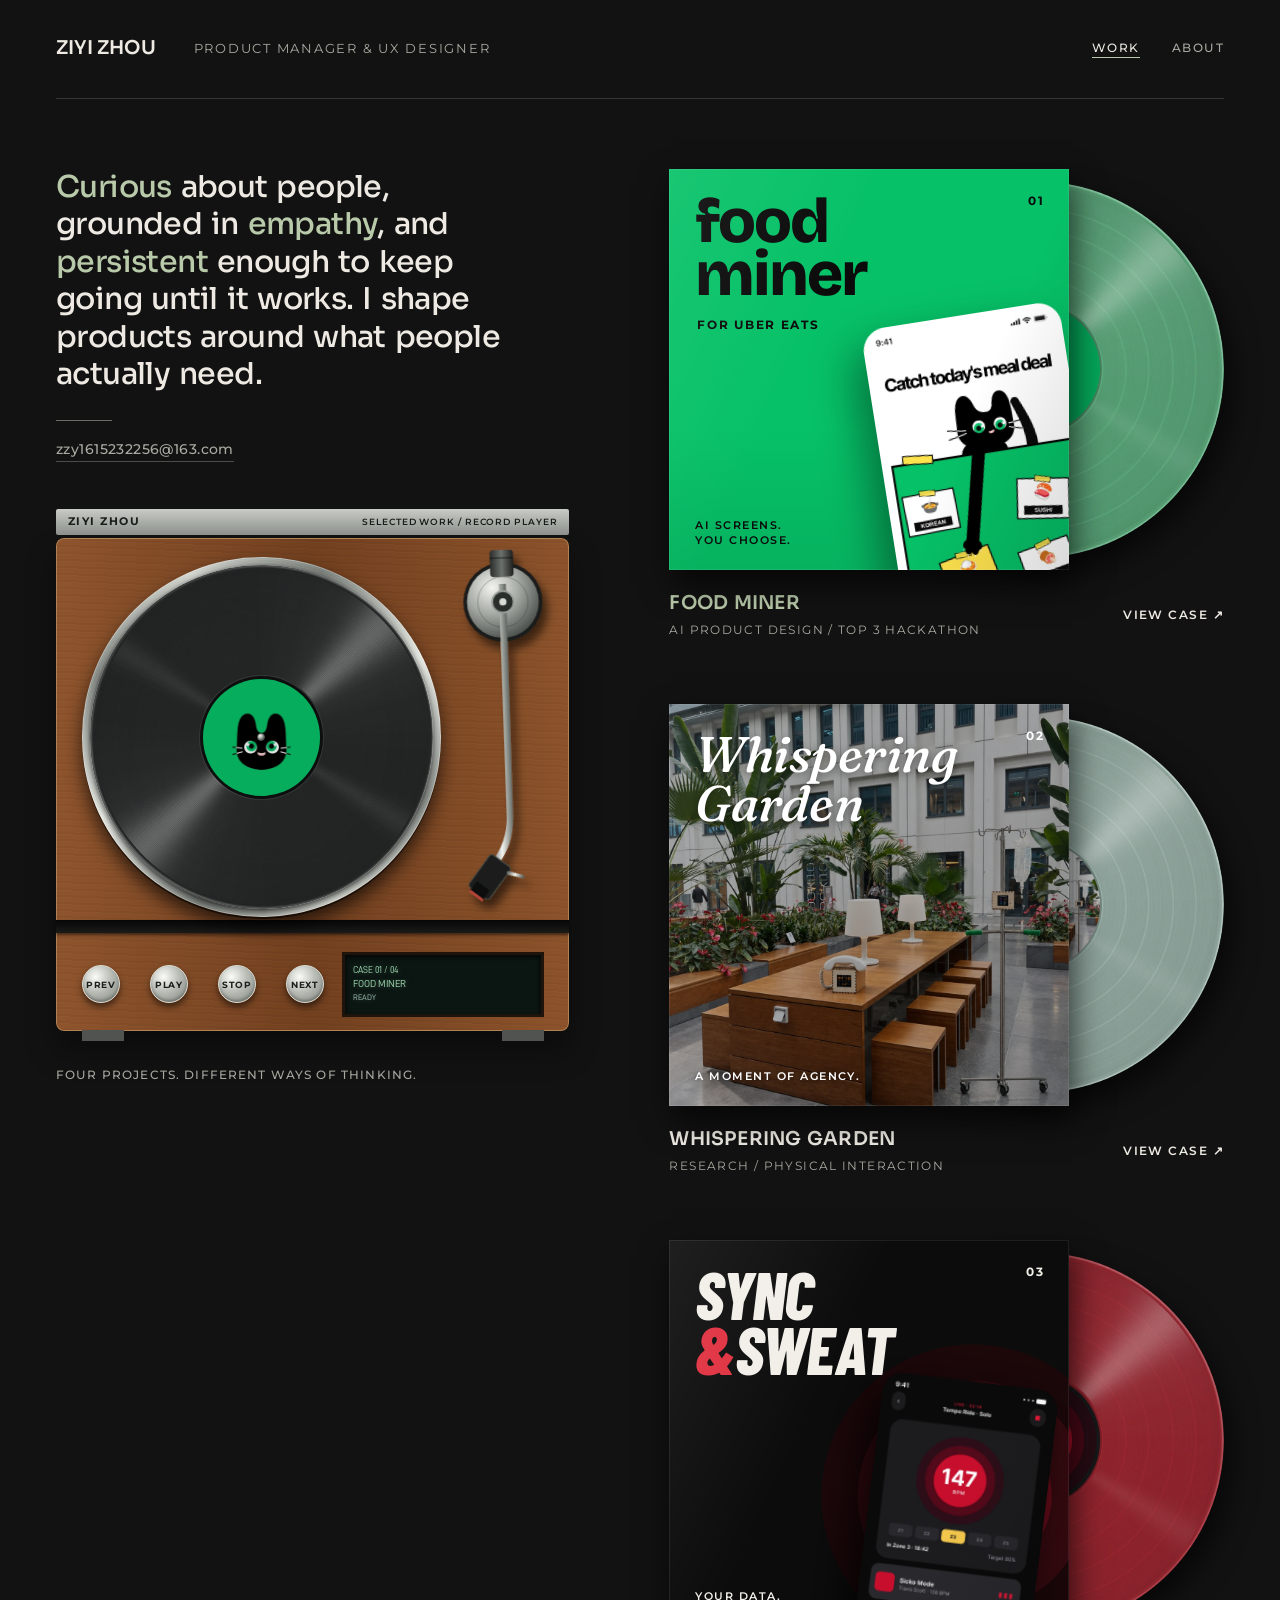
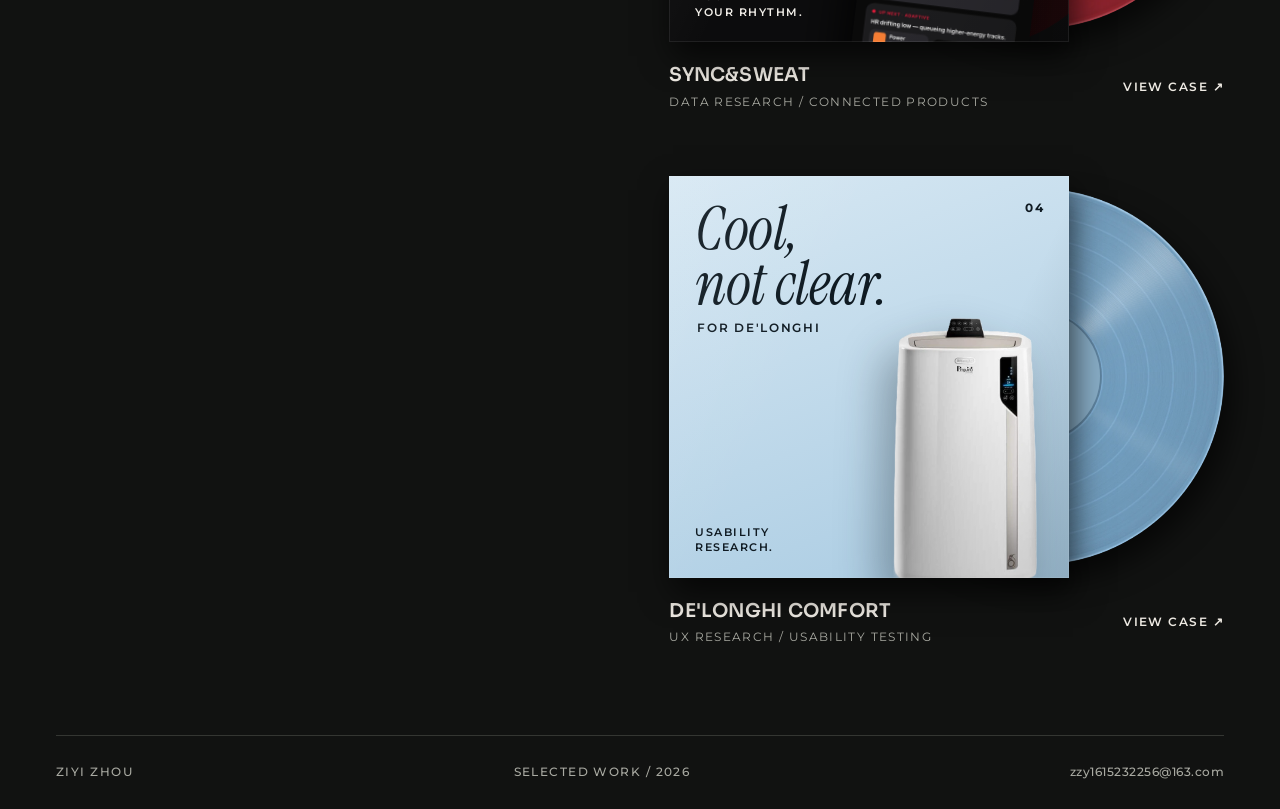
<file: index.html>
<!doctype html>
<html lang="en">
<head>
<meta charset="utf-8"><meta name="viewport" content="width=device-width,initial-scale=1">
<title>Ziyi Zhou | Product Manager &amp; UX Designer</title>
<meta name="description" content="Ziyi Zhou, product manager and UX designer. MSc Interaction Design at TU Delft. Selected work in food delivery, healthcare, personal data and smart home.">
<link rel="stylesheet" href="vinyl-demo.css">
<link rel="stylesheet" href="vinyl-retro.css">
<link rel="stylesheet" href="home.css?v=5">
<link rel="stylesheet" href="cursor.css?v=1">
<link rel="stylesheet" href="type.css?v=3">
</head>
<body class="hd mix">
<header><a href="index.html">Ziyi Zhou</a><p>Product Manager &amp; UX Designer</p><nav><a href="index.html" aria-current="page">Work</a><a href="about.html">About</a></nav></header>
<main>
<section class="studio">
<h1><em>Curious</em> about people, grounded in <em>empathy</em>, and <em>persistent</em> enough to keep going until it works. I shape products around what people actually need.</h1>
<p class="where"><a href="mailto:zzy1615232256@163.com">zzy1615232256@163.com</a></p>
<div class="deck" id="deck" aria-label="Turntable: drop a project here">
<div class="retro-name">ZIYI ZHOU <span>Selected work / Record player</span></div>
<div class="platter"><div class="disc playing-disc"><span class="label" aria-hidden="true"></span></div><i class="spindle"></i></div>
<div class="gloss" aria-hidden="true"></div>
<svg class="tonearm" viewBox="0 0 120 420" aria-hidden="true">
  <defs>
    <linearGradient id="ta-metal" x1="0" x2="1"><stop offset="0" stop-color="#6d726e"/><stop offset=".45" stop-color="#f2f3ee"/><stop offset=".6" stop-color="#c9ccc6"/><stop offset="1" stop-color="#5d625e"/></linearGradient>
    <radialGradient id="ta-base" cx=".35" cy=".3" r=".8"><stop offset="0" stop-color="#f4f4ef"/><stop offset=".45" stop-color="#a7aca6"/><stop offset="1" stop-color="#3f4440"/></radialGradient>
    <linearGradient id="ta-weight" x1="0" x2="1"><stop offset="0" stop-color="#2a2d2b"/><stop offset=".5" stop-color="#6c716d"/><stop offset="1" stop-color="#1d201e"/></linearGradient>
    <filter id="ta-shadow" x="-40%" y="-10%" width="180%" height="130%"><feDropShadow dx="6" dy="9" stdDeviation="5" flood-color="#000" flood-opacity=".55"/></filter>
  </defs>
  <g filter="url(#ta-shadow)">
    <circle cx="60" cy="60" r="44" fill="#1a1c1b"/>
    <circle cx="60" cy="60" r="40" fill="url(#ta-base)"/>
    <circle cx="60" cy="60" r="28" fill="none" stroke="#2c302d" stroke-opacity=".35"/>
    <g class="arm-rot">
      <rect x="47" y="2" width="26" height="30" rx="4" fill="url(#ta-weight)"/>
      <rect x="47" y="10" width="26" height="2" fill="#000" opacity=".35"/>
      <path d="M56 40 L64 40 L63 300 Q62 332 44 352 L38 348 Q55 328 56 300 Z" fill="url(#ta-metal)"/>
      <g transform="rotate(38 42 356)">
        <rect x="28" y="346" width="28" height="44" rx="3" fill="#1b1d1c" stroke="#4a4f4b"/>
        <rect x="33" y="380" width="18" height="14" rx="2" fill="#0f1010"/>
        <rect x="33" y="392" width="18" height="3" fill="#b8453a"/>
        <path d="M56 352 l16 -6" stroke="url(#ta-metal)" stroke-width="3.5" stroke-linecap="round"/>
      </g>
      <circle cx="60" cy="60" r="12" fill="#2a2e2b" stroke="#9aa09a" stroke-width="2"/>
      <circle cx="60" cy="60" r="4" fill="#d9dcd4"/>
    </g>
  </g>
</svg>
<div class="retro-controls"><div class="transport"><button id="retro-prev" title="Select previous project">Prev</button><button id="retro-play" title="Open selected project">Play</button><button id="retro-stop" title="Stop opening project">Stop</button><button id="retro-next" title="Select next project">Next</button></div><div class="retro-display" aria-live="polite"><span id="retro-track">CASE 01 / 04</span><strong id="retro-title">FOOD MINER</strong><small id="retro-state">READY</small></div></div>
</div>
<div class="playback"><p id="status" role="status">Four projects. Different ways of thinking.</p><button id="cancel" hidden>Cancel</button></div>
</section>
<section class="collection" aria-label="Selected projects">
<article class="album food">
<button class="sleeve" data-href="food-miner.html" data-name="Food Miner" data-art="assets/home/vinyl/label-food.webp" aria-label="Play Food Miner">
<span class="disc peek"><span class="label" style="--art:url(assets/home/vinyl/label-food.webp)"><small>01 · Side A</small></span></span>
<span class="jacket">
  <span class="cover-type">Food<br>Miner</span>
  <span class="cover-sub">for Uber Eats</span>
  <span class="cover-no">01</span>
  <img class="cover-phone" src="assets/uber-eats/screens/catch.webp" alt="Food Miner catch screen: the cat's arm reaches for a cuisine card">
  <span class="cover-foot">AI screens.<br>You choose.</span>
</span>
</button>
<div class="album-caption"><div><h2>Food Miner</h2><p>AI product design / Top 3 Hackathon</p></div><a href="food-miner.html" aria-label="View Food Miner case study">View case &#8599;</a></div>
</article>
<article class="album garden">
<button class="sleeve" data-href="whispering-garden.html" data-name="Whispering Garden" data-art="assets/whispering-garden/garden-cover-photocomposite.webp" aria-label="Play Whispering Garden">
<span class="disc peek"><span class="label" style="--art:url(assets/whispering-garden/garden-cover-photocomposite.webp)"><small>02 · Side A</small></span></span>
<span class="jacket"><img src="assets/whispering-garden/garden-cover-photocomposite.webp" alt="Whispering Garden listening objects in a hospital garden"><span class="cover-type">Whispering<br>Garden</span><span class="cover-no">02</span><span class="cover-foot">A moment of agency.</span></span>
</button>
<div class="album-caption"><div><h2>Whispering Garden</h2><p>Research / Physical interaction</p></div><a href="whispering-garden.html" aria-label="View Whispering Garden case study">View case &#8599;</a></div>
</article>
<article class="album sync">
<button class="sleeve" data-href="sync-sweat.html" data-name="sync&sweat" data-art="assets/home/vinyl/label-sync.webp" aria-label="Play sync and sweat">
<span class="disc peek"><span class="label" style="--art:url(assets/home/vinyl/label-sync.webp)"><small>03 · Side A</small></span></span>
<span class="jacket">
  <span class="pulse" aria-hidden="true"></span>
  <span class="cover-type">sync<br><i>&amp;</i>sweat</span>
  <span class="cover-no">03</span>
  <img class="cover-phone" src="assets/sync-sweat/screens/zone-tracking.webp" alt="Follow the Beat live session screen: 147 BPM in zone 3">
  <span class="cover-foot">Your data.<br>Your rhythm.</span>
</span>
</button>
<div class="album-caption"><div><h2>sync&amp;sweat</h2><p>Data research / Connected products</p></div><a href="sync-sweat.html" aria-label="View Sync and Sweat case study">View case &#8599;</a></div>
</article>
<article class="album dlg">
<button class="sleeve" data-href="delonghi.html" data-name="De'Longhi Comfort" data-art="assets/home/vinyl/label-dl.webp" aria-label="Play De'Longhi Comfort">
<span class="disc peek"><span class="label" style="--art:url(assets/home/vinyl/label-dl.webp)"><small>04 · Side A</small></span></span>
<span class="jacket">
  <span class="cover-type">Cool,<br>not clear.</span>
  <span class="cover-sub">for De'Longhi</span>
  <span class="cover-no">04</span>
  <img class="cover-product" src="assets/delonghi/pinguino.webp" alt="De'Longhi Pinguino Care4Me portable air conditioner">
  <span class="cover-foot">Usability<br>research.</span>
</span>
</button>
<div class="album-caption"><div><h2>De'Longhi Comfort</h2><p>UX research / Usability testing</p></div><a href="delonghi.html" aria-label="View De'Longhi Comfort case study">View case &#8599;</a></div>
</article>
</section>
</main>
<footer><span>Ziyi Zhou</span><span>Selected work / 2026</span><a href="mailto:zzy1615232256@163.com">zzy1615232256@163.com</a></footer>
<script src="vinyl-demo.js"></script>
<script>
  // put the selected project's artwork on the turntable label
  (() => {
    const title = document.getElementById('retro-title'), label = document.querySelector('#deck .label');
    const sync = () => {
      const s = [...document.querySelectorAll('.sleeve')].find((b) => b.dataset.name.toUpperCase() === title.textContent.trim());
      if (s) label.style.setProperty('--art', 'url(' + s.dataset.art + ')');
    };
    new MutationObserver(sync).observe(title, { childList: true, characterData: true, subtree: true }); sync();
  })();
</script>
<script src="cursor.js?v=1"></script>
</body></html>
</file>
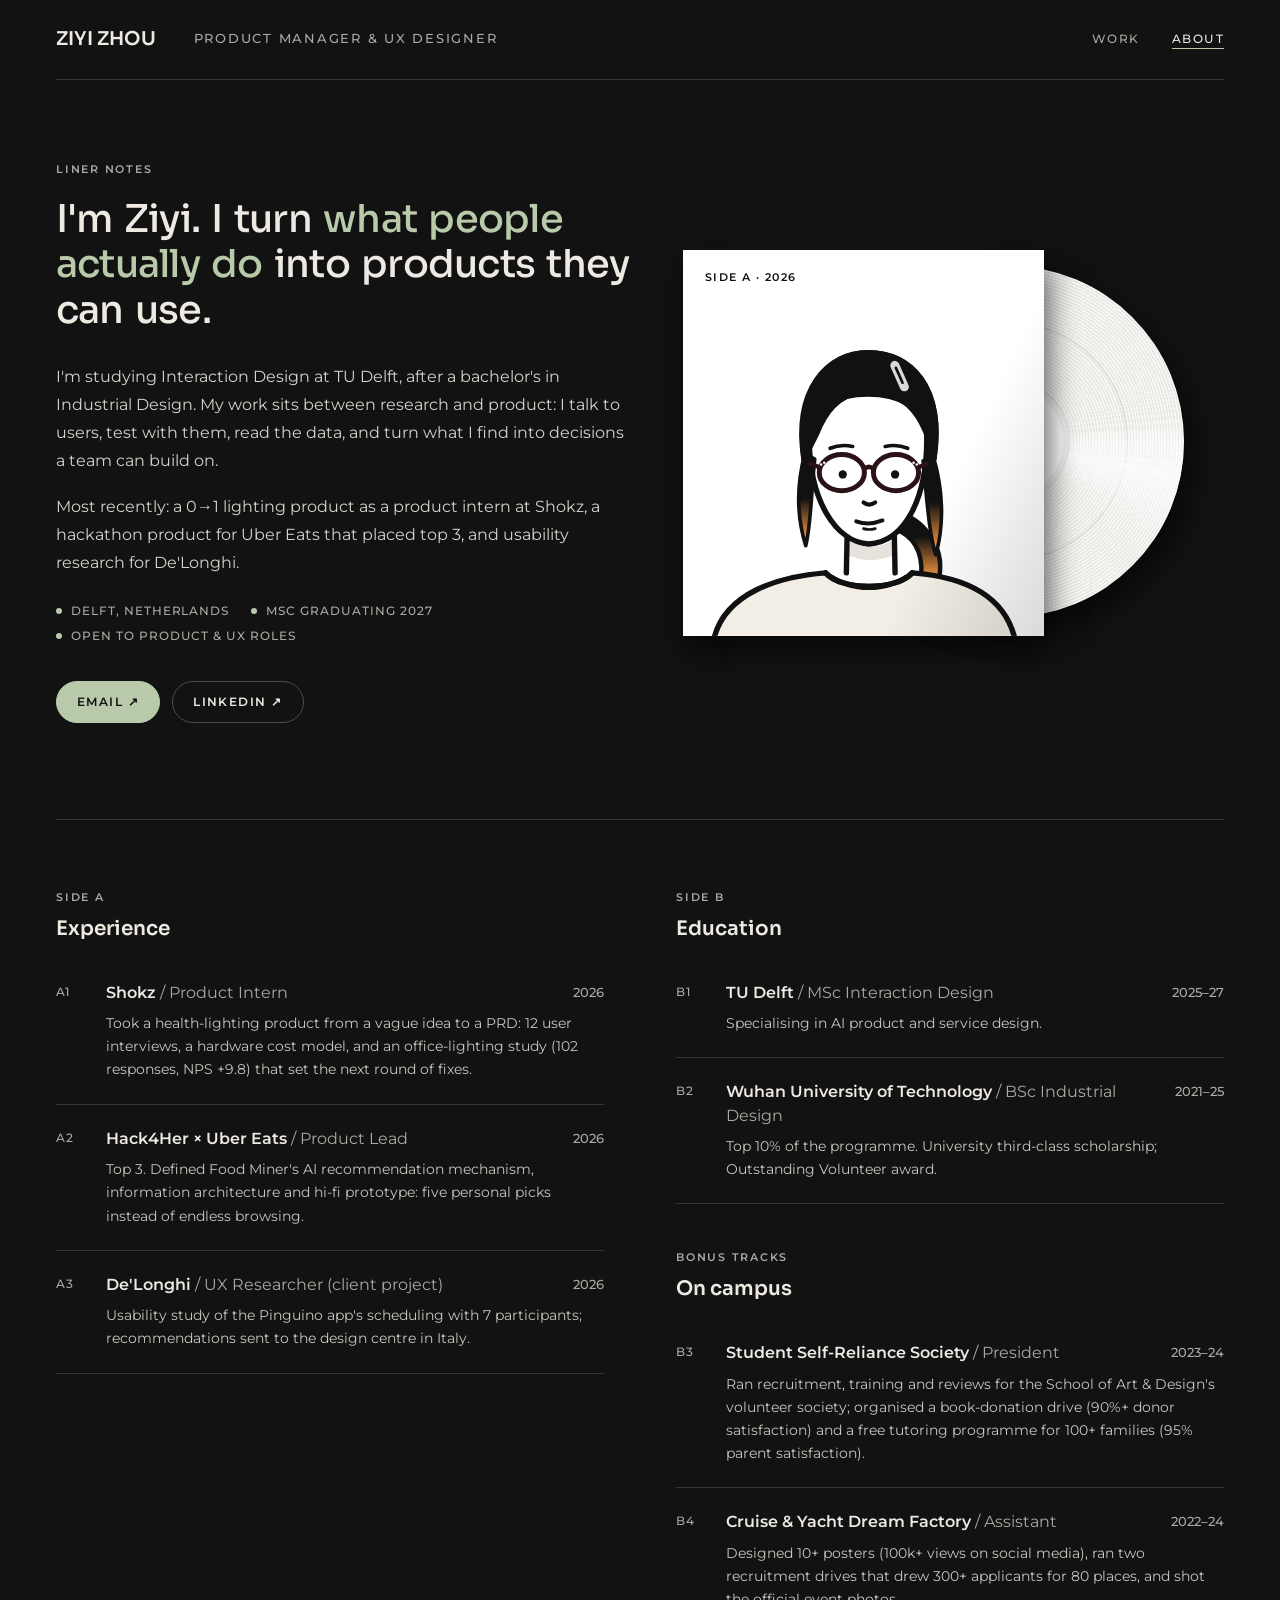
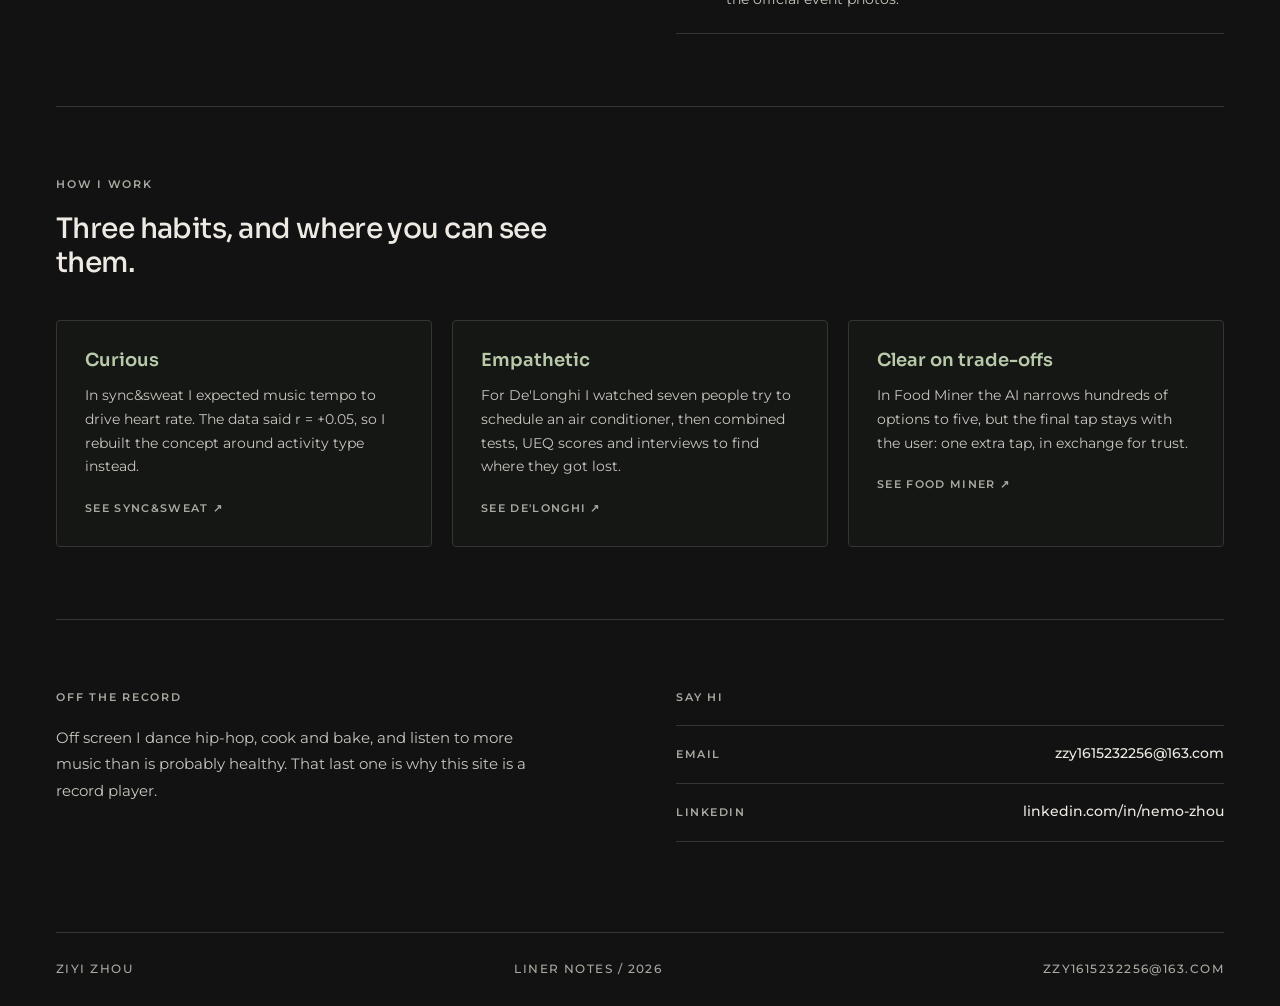
<file: about.html>
<!doctype html>
<html lang="en">
<head>
<meta charset="utf-8"><meta name="viewport" content="width=device-width,initial-scale=1">
<title>About | Ziyi Zhou, Product Manager &amp; UX Designer</title>
<meta name="description" content="About Ziyi Zhou: MSc Interaction Design at TU Delft, product manager and UX designer. Experience, education and contact.">
<link rel="stylesheet" href="about.css?v=1">
<link rel="stylesheet" href="cursor.css?v=1">
</head>
<body>
<header>
  <a href="index.html">Ziyi Zhou</a>
  <p>Product Manager &amp; UX Designer</p>
  <nav><a href="index.html">Work</a><a href="about.html" aria-current="page">About</a></nav>
</header>

<main>
  <!-- 1. Who, what, how to reach: everything a recruiter needs in the first screen -->
  <section class="hero">
    <div>
      <span class="kicker">Liner notes</span>
      <h1>I'm Ziyi. I turn <em>what people actually do</em> into products they can use.</h1>
      <p class="bio">I'm studying Interaction Design at TU Delft, after a bachelor's in Industrial Design. My work sits between research and product: I talk to users, test with them, read the data, and turn what I find into decisions a team can build on.</p>
      <p class="bio">Most recently: a 0→1 lighting product as a product intern at Shokz, a hackathon product for Uber Eats that placed top 3, and usability research for De'Longhi.</p>
      <div class="meta"><span>Delft, Netherlands</span><span>MSc graduating 2027</span><span>Open to product &amp; UX roles</span></div>
      <div class="actions">
        <a class="btn primary" href="mailto:zzy1615232256@163.com">Email &#8599;</a>
        <a class="btn" href="https://www.linkedin.com/in/nemo-zhou-b5a51b399/" target="_blank" rel="noopener">LinkedIn &#8599;</a>
      </div>
    </div>

    <figure class="portrait" aria-label="Illustrated portrait of Ziyi Zhou">
      <span class="peek" aria-hidden="true"><i>Ziyi<br>Zhou</i></span>
      <div class="sleeve-photo illus">
        
<svg class="avatar" xmlns="http://www.w3.org/2000/svg" viewBox="0 0 400 400" fill="none" stroke="#111" stroke-width="6" stroke-linecap="round" stroke-linejoin="round" role="img" aria-label="Illustrated portrait of Ziyi Zhou">
  <defs>
    <linearGradient id="av-tipL" gradientUnits="userSpaceOnUse" x1="0" y1="196" x2="0" y2="298"><stop offset=".5" stop-color="#111"/><stop offset=".9" stop-color="#e08a3a"/></linearGradient>
    <linearGradient id="av-tipR" gradientUnits="userSpaceOnUse" x1="0" y1="198" x2="0" y2="310"><stop offset=".48" stop-color="#111"/><stop offset=".88" stop-color="#e08a3a"/></linearGradient>
    <linearGradient id="av-tipT" gradientUnits="userSpaceOnUse" x1="0" y1="262" x2="0" y2="342"><stop offset=".35" stop-color="#111"/><stop offset=".85" stop-color="#e08a3a"/></linearGradient>
  </defs>
  <!-- low ponytail, behind the neck -->
  <g id="av-tail"><path d="M236 262 C266 270 290 300 284 334 C280 346 266 344 264 332 C266 306 254 288 236 282 Z" fill="url(#av-tipT)" stroke-width="5"/></g>
  <!-- static: tee + neck -->
  <path d="M34 404 C46 352 106 334 158 330 C176 350 236 350 254 330 C306 334 356 352 368 404 Z" fill="#f2eee5"/>
  <path d="M158 330 C176 350 236 350 254 330"/>
  <path d="M166 334 C184 352 228 352 246 334" stroke-width="3"/>
  <path d="M182 284 L234 284 L235 332 C216 340 200 340 181 332 Z" fill="#fff" stroke="none"/>
  <path d="M182 290 C198 304 220 304 234 292 L235 310 C216 318 200 318 181 310 Z" fill="#e6e3dc" stroke="none"/>
  <path d="M182 280 L181 330 M234 280 L235 330"/>
  <g id="av-head">
    <g id="av-back">
      <path d="M134 204 C122 126 160 86 206 86 C252 86 290 126 278 204 Z" fill="#111"/>
    </g>
    <path d="M140 174 C138 250 170 296 206 298 C244 296 272 250 270 174 C268 118 142 118 140 174 Z" fill="#fff"/>
    <g id="av-hair">
      <!-- hair swept back from a slightly off-centre part -->
      <path d="M134 204 C124 124 162 86 204 86 C252 86 290 122 278 204 C272 176 262 152 244 140 C228 130 212 126 194 130 C174 134 158 150 148 176 C142 188 138 196 134 204 Z" fill="#111"/>
      <!-- side strands hang outside the face, ginger at the ends -->
      <path d="M135 198 C126 232 126 268 136 300 C142 276 142 240 146 204 Z" fill="url(#av-tipL)" stroke-width="4"/>
      <path d="M277 200 C288 236 290 276 280 310 C272 284 270 244 266 206 Z" fill="url(#av-tipR)" stroke-width="4"/>
      <!-- hair clip -->
      <g transform="rotate(-24 240 112)">
        <rect x="233" y="92" width="14" height="40" rx="7" fill="#d9d9d6" stroke-width="4"/>
        <path d="M240 102 L240 120" stroke-width="3"/>
      </g>
    </g>
    <g id="av-face">
      <path d="M163 192 Q175 187 188 190 M224 190 Q237 187 249 192" stroke-width="4"/>
      <g id="av-eyes">
        <circle cx="177" cy="221" r="4.6" fill="#111" stroke="none"/>
        <circle cx="235" cy="221" r="4.6" fill="#111" stroke="none"/>
      </g>
      <!-- oval frames, two rivets on each outer corner -->
      <g stroke="#2a1216">
        <ellipse cx="176" cy="219" rx="25" ry="20" stroke-width="5.5"/>
        <ellipse cx="236" cy="219" rx="25" ry="20" stroke-width="5.5"/>
        <path d="M201 215 Q206 210 211 215 M151 213 L141 209 M261 213 L271 209" stroke-width="5"/>
      </g>
      <circle cx="153" cy="210" r="1.4" fill="#fff" stroke="none"/><circle cx="156.5" cy="208" r="1.4" fill="#fff" stroke="none"/>
      <circle cx="259" cy="210" r="1.4" fill="#fff" stroke="none"/><circle cx="255.5" cy="208" r="1.4" fill="#fff" stroke="none"/>
      <path d="M200 252 Q206 257 213 252" stroke-width="4.5"/>
      <path d="M192 273 Q206 278 221 272" stroke-width="4.5"/>
      <path d="M200 281 Q206 283 213 281" stroke-width="3"/>
    </g>
  </g>
</svg>

        <span class="cap">Side A · 2026</span>
      </div>
    </figure>
  </section>

  <!-- 2. Scannable tracklist: one line per entry + one line of what you did -->
  <section class="tracks" aria-label="Experience and education">
    <div class="side">
      <h2><small>Side A</small>Experience</h2>
      <ol>
        <li><b>A1</b><h3>Shokz <span>/ Product Intern</span></h3><time>2026</time>
          <p>Took a health-lighting product from a vague idea to a PRD: 12 user interviews, a hardware cost model, and an office-lighting study (102 responses, NPS +9.8) that set the next round of fixes.</p></li>
        <li><b>A2</b><h3>Hack4Her × Uber Eats <span>/ Product Lead</span></h3><time>2026</time>
          <p>Top 3. Defined Food Miner's AI recommendation mechanism, information architecture and hi-fi prototype: five personal picks instead of endless browsing.</p></li>
        <li><b>A3</b><h3>De'Longhi <span>/ UX Researcher (client project)</span></h3><time>2026</time>
          <p>Usability study of the Pinguino app's scheduling with 7 participants; recommendations sent to the design centre in Italy.</p></li>
      </ol>
    </div>
    <div class="side">
      <h2><small>Side B</small>Education</h2>
      <ol>
        <li><b>B1</b><h3>TU Delft <span>/ MSc Interaction Design</span></h3><time>2025–27</time>
          <p>Specialising in AI product and service design.</p></li>
        <li><b>B2</b><h3>Wuhan University of Technology <span>/ BSc Industrial Design</span></h3><time>2021–25</time>
          <p>Top 10% of the programme. University third-class scholarship; Outstanding Volunteer award.</p></li>
      </ol>
      <h2 class="sub"><small>Bonus tracks</small>On campus</h2>
      <ol>
        <li><b>B3</b><h3>Student Self-Reliance Society <span>/ President</span></h3><time>2023–24</time>
          <p>Ran recruitment, training and reviews for the School of Art &amp; Design's volunteer society; organised a book-donation drive (90%+ donor satisfaction) and a free tutoring programme for 100+ families (95% parent satisfaction).</p></li>
        <li><b>B4</b><h3>Cruise &amp; Yacht Dream Factory <span>/ Assistant</span></h3><time>2022–24</time>
          <p>Designed 10+ posters (100k+ views on social media), ran two recruitment drives that drew 300+ applicants for 80 places, and shot the official event photos.</p></li>
      </ol>
    </div>
  </section>

  <!-- 3. Traits backed by evidence instead of adjectives -->
  <section class="notes">
    <span class="kicker">How I work</span>
    <h2>Three habits, and where you can see them.</h2>
    <div class="notes-grid">
      <article class="note"><h3>Curious</h3>
        <p>In sync&amp;sweat I expected music tempo to drive heart rate. The data said r = +0.05, so I rebuilt the concept around activity type instead.</p>
        <a href="sync-sweat.html">See sync&amp;sweat &#8599;</a></article>
      <article class="note"><h3>Empathetic</h3>
        <p>For De'Longhi I watched seven people try to schedule an air conditioner, then combined tests, UEQ scores and interviews to find where they got lost.</p>
        <a href="delonghi.html">See De'Longhi &#8599;</a></article>
      <article class="note"><h3>Clear on trade-offs</h3>
        <p>In Food Miner the AI narrows hundreds of options to five, but the final tap stays with the user: one extra tap, in exchange for trust.</p>
        <a href="food-miner.html">See Food Miner &#8599;</a></article>
    </div>
  </section>

  <!-- 4. A single line of personality, then contact -->
  <section class="outro">
    <div>
      <span class="kicker">Off the record</span>
      <p>Off screen I dance hip-hop, cook and bake, and listen to more music than is probably healthy. That last one is why this site is a record player.</p>
    </div>
    <div>
      <span class="kicker">Say hi</span>
      <ul class="contact">
        <li><span>Email</span><a href="mailto:zzy1615232256@163.com">zzy1615232256@163.com</a></li>
        <li><span>LinkedIn</span><a href="https://www.linkedin.com/in/nemo-zhou-b5a51b399/" target="_blank" rel="noopener">linkedin.com/in/nemo-zhou</a></li>
      </ul>
    </div>
  </section>
</main>

<footer><span>Ziyi Zhou</span><span>Liner notes / 2026</span><a href="mailto:zzy1615232256@163.com">zzy1615232256@163.com</a></footer>
<script src="about.js?v=1"></script>
<script src="cursor.js?v=1"></script>
</body></html>
</file>
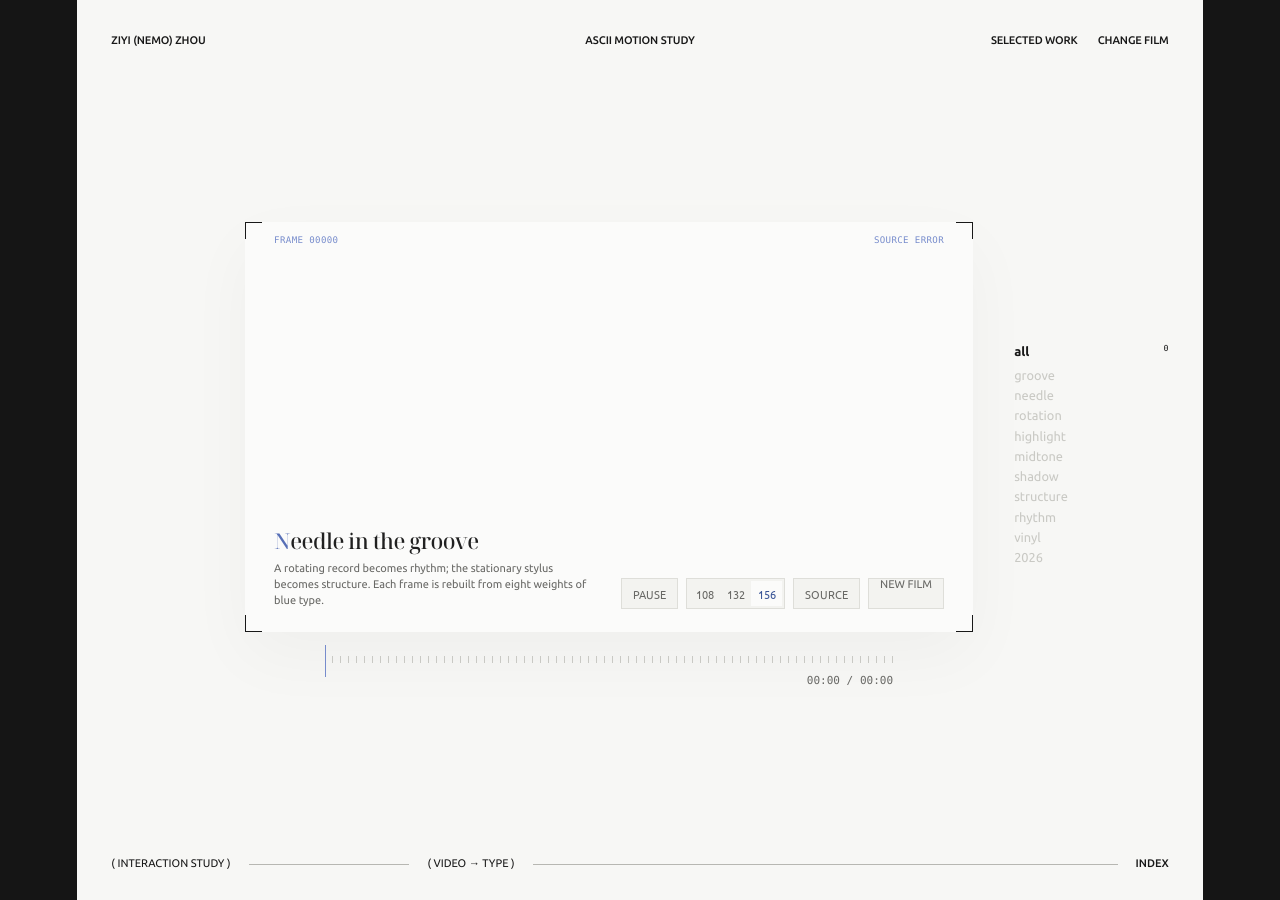
<file: ascii-motion.html>
<!doctype html>
<html lang="en">
  <head>
    <meta charset="utf-8" />
    <meta name="viewport" content="width=device-width, initial-scale=1" />
    <meta
      name="description"
      content="A live ASCII study of a stylus playing a spinning vinyl record, rendered across eight blue tonal layers."
    />
    <title>Needle / Groove — ASCII Motion Study</title>
    <link rel="preconnect" href="https://fonts.googleapis.com" />
    <link rel="preconnect" href="https://fonts.gstatic.com" crossorigin />
    <link
      href="https://fonts.googleapis.com/css2?family=Noto+Serif+Display:wght@500&amp;family=Ubuntu:wght@300;400;500;700&amp;family=Ubuntu+Mono:wght@400;700&amp;display=swap"
      rel="stylesheet"
    />
    <link rel="stylesheet" href="ascii-motion.css?v=2" />
  </head>
  <body>
    <a class="skip-link" href="#artwork">Skip to artwork</a>

    <main class="exhibition-shell" id="renderer">
      <header class="exhibition-header">
        <a class="artist-link" href="index.html">ZIYI (NEMO) ZHOU</a>
        <p>ASCII MOTION STUDY</p>
        <nav aria-label="Page navigation">
          <a href="index.html">SELECTED WORK</a>
          <label class="header-source" for="sourceInput">CHANGE FILM</label>
        </nav>
      </header>

      <section class="gallery" aria-label="Needle and groove motion artwork">
        <div class="artwork-column">
          <article class="artwork-frame" id="artwork">
            <span class="crop-mark crop-mark--tl" aria-hidden="true"></span>
            <span class="crop-mark crop-mark--tr" aria-hidden="true"></span>
            <span class="crop-mark crop-mark--bl" aria-hidden="true"></span>
            <span class="crop-mark crop-mark--br" aria-hidden="true"></span>

            <div class="motion-stage" id="motionStage">
              <canvas
                id="asciiCanvas"
                role="img"
                aria-label="Animated ASCII rendering of a stylus playing a spinning vinyl record"
              ></canvas>
              <video
                id="sourceVideo"
                class="source-video"
                src="assets/ascii-motion/source.mp4"
                muted
                loop
                playsinline
                preload="auto"
                aria-label="Original video of a stylus playing a vinyl record"
              ></video>
              <div class="calibration" id="calibration" aria-hidden="true">
                <span>separating needle / groove</span>
                <i><b id="calibrationProgress"></b></i>
              </div>
            </div>

            <div class="artwork-caption">
              <div class="caption-copy">
                <h1>Needle in the groove</h1>
                <p>
                  A rotating record becomes rhythm; the stationary stylus becomes structure.
                  Each frame is rebuilt from eight weights of blue type.
                </p>
              </div>

              <div class="caption-controls" aria-label="Artwork controls">
                <button id="playToggle" type="button" aria-label="Pause video">PAUSE</button>
                <div class="density-options" aria-label="Character density">
                  <button type="button" data-density-value="108">108</button>
                  <button type="button" data-density-value="132">132</button>
                  <button class="is-active" type="button" data-density-value="156">156</button>
                </div>
                <button id="monitorToggle" type="button" aria-pressed="false">SOURCE</button>
                <label class="source-button" for="sourceInput">NEW FILM</label>
              </div>
            </div>

            <div class="stage-readout" aria-hidden="true">
              <span id="frameReadout">FRAME 00000</span>
              <span id="runtimeStatus">ANALYZING</span>
            </div>
          </article>

          <label class="timeline-ruler">
            <span class="sr-only">Video position</span>
            <input id="timeline" type="range" min="0" max="1000" value="0" />
            <i aria-hidden="true"></i>
            <output id="timecode" for="timeline">00:00 / 00:00</output>
          </label>
        </div>

        <aside class="material-index" aria-label="ASCII material index">
          <div class="material-index__active">
            <strong>all</strong>
            <span id="bufferLabel">0</span>
          </div>
          <ol>
            <li>groove</li>
            <li>needle</li>
            <li>rotation</li>
            <li>highlight</li>
            <li>midtone</li>
            <li>shadow</li>
            <li>structure</li>
            <li>rhythm</li>
            <li>vinyl</li>
            <li>2026</li>
          </ol>
        </aside>
      </section>

      <footer class="exhibition-footer">
        <span>( INTERACTION STUDY )</span>
        <i aria-hidden="true"></i>
        <span>( VIDEO → TYPE )</span>
        <i aria-hidden="true"></i>
        <a href="index.html">INDEX</a>
      </footer>

      <input id="sourceInput" type="file" accept="video/*" />
      <input id="density" type="range" min="84" max="180" step="12" value="156" tabindex="-1" aria-hidden="true" />
      <input id="maskThreshold" type="range" min="8" max="30" step="1" value="17" tabindex="-1" aria-hidden="true" />
      <output id="densityValue" for="density" class="sr-only">156</output>
      <output id="maskValue" for="maskThreshold" class="sr-only">17</output>
      <span id="sourceLabel" class="sr-only">3116503 · HD</span>
      <span id="samplingLabel" class="sr-only">156 × 52</span>
      <span id="boundsLabel" class="sr-only">Calibrating</span>
    </main>

    <noscript>This moving artwork requires JavaScript to process video frames.</noscript>
    <script src="ascii-motion.js"></script>
  </body>
</html>
</file>
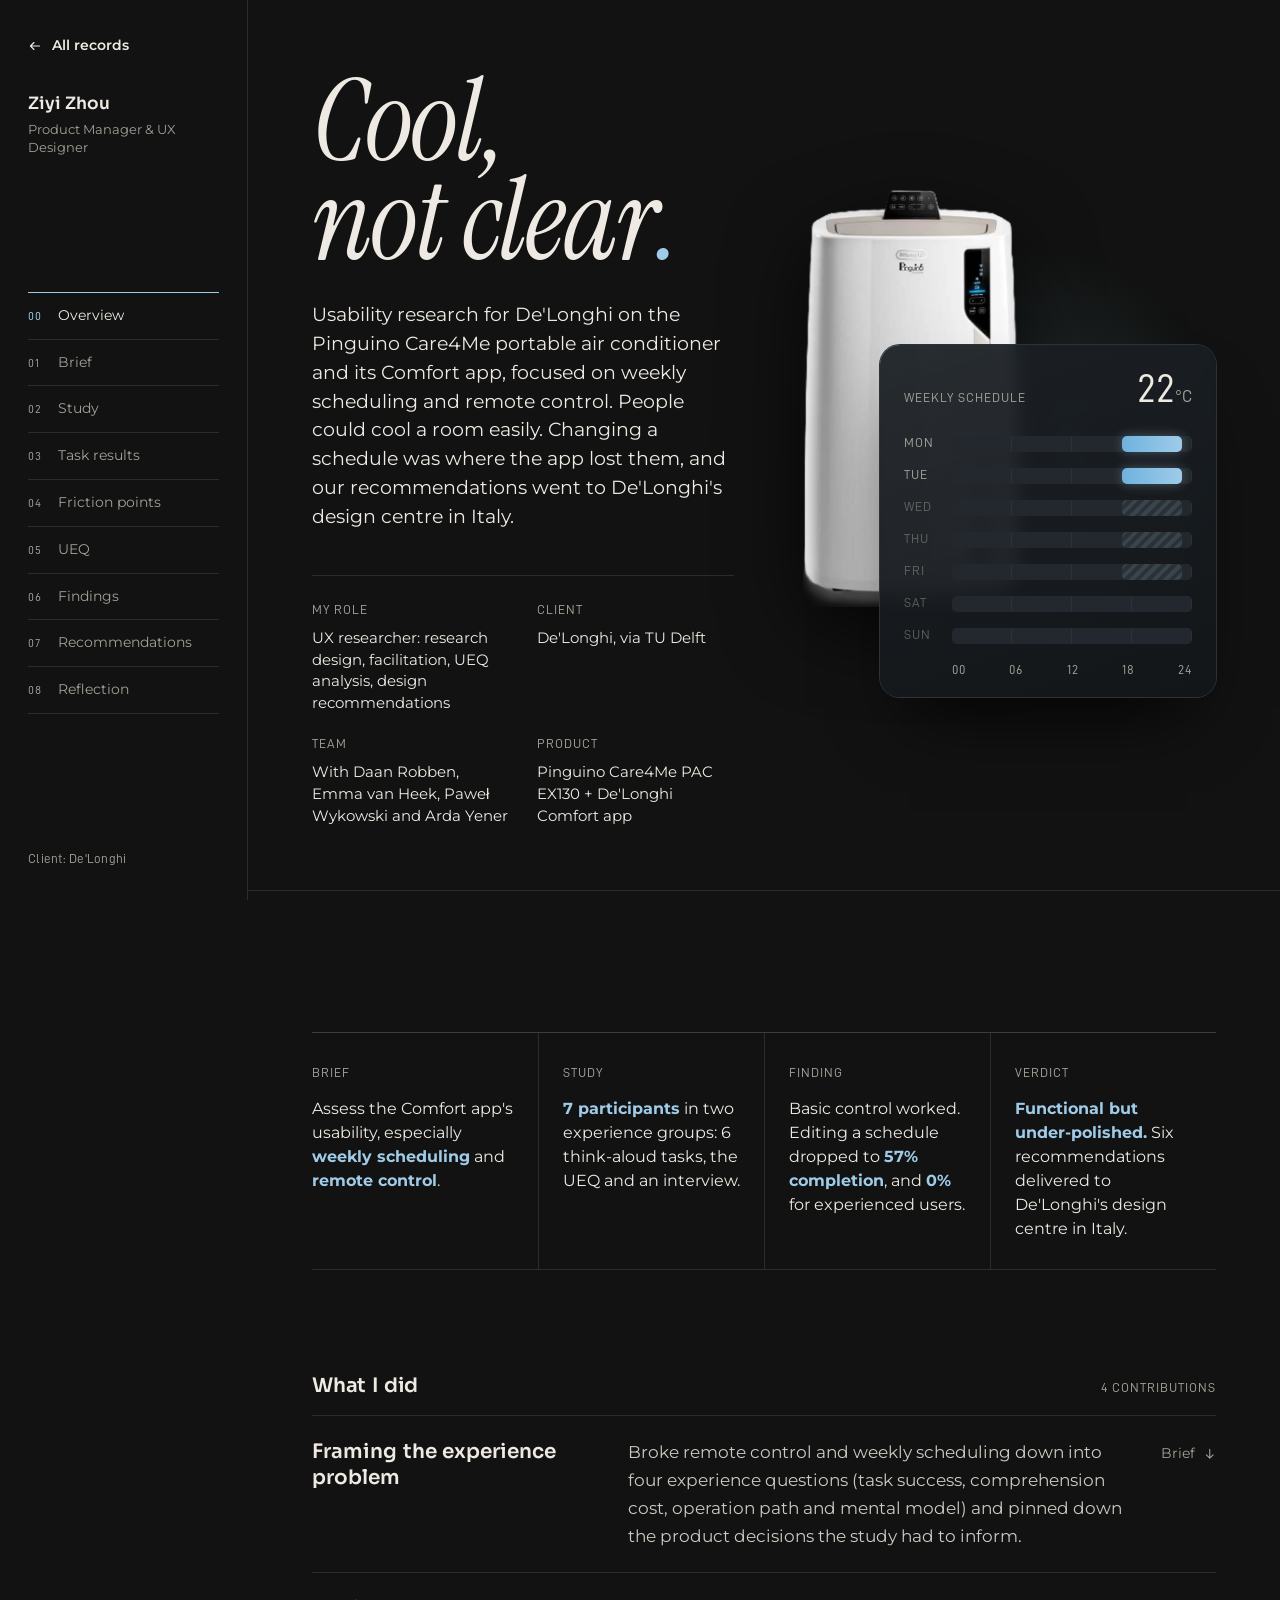
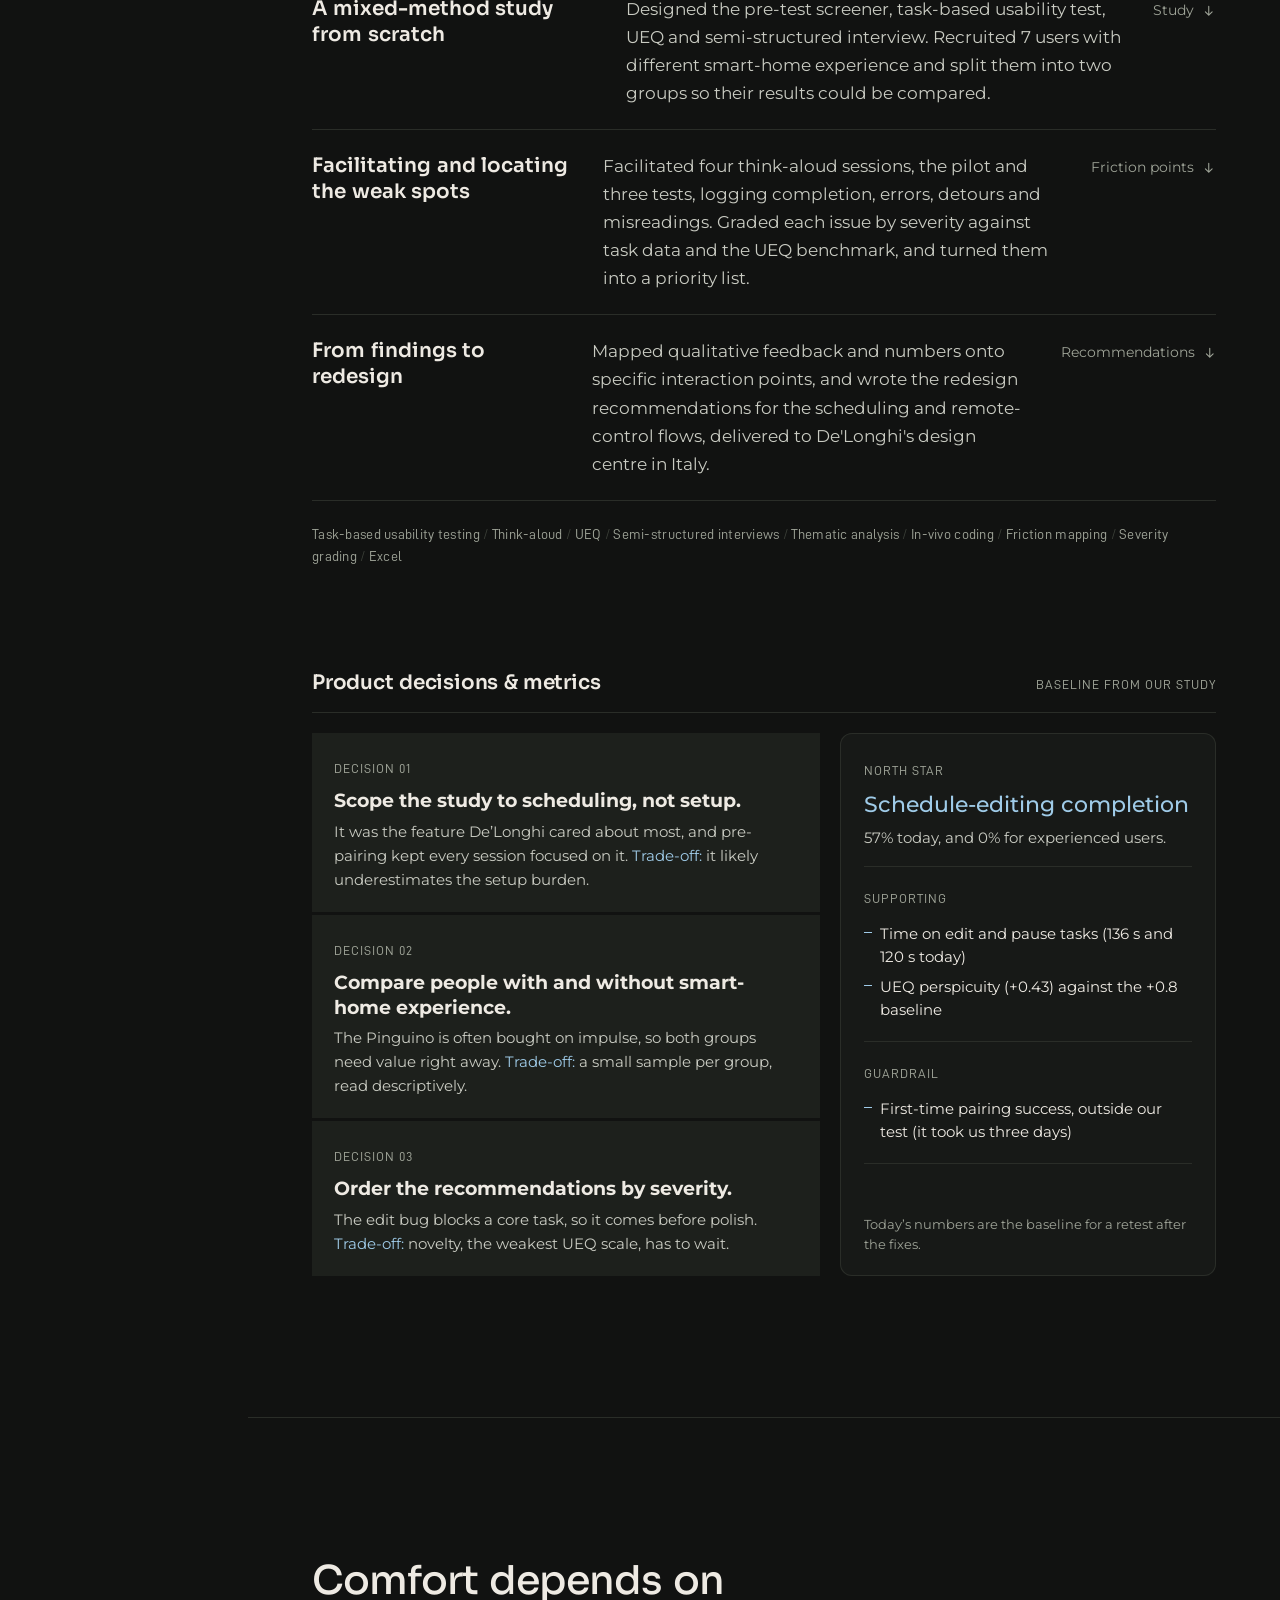
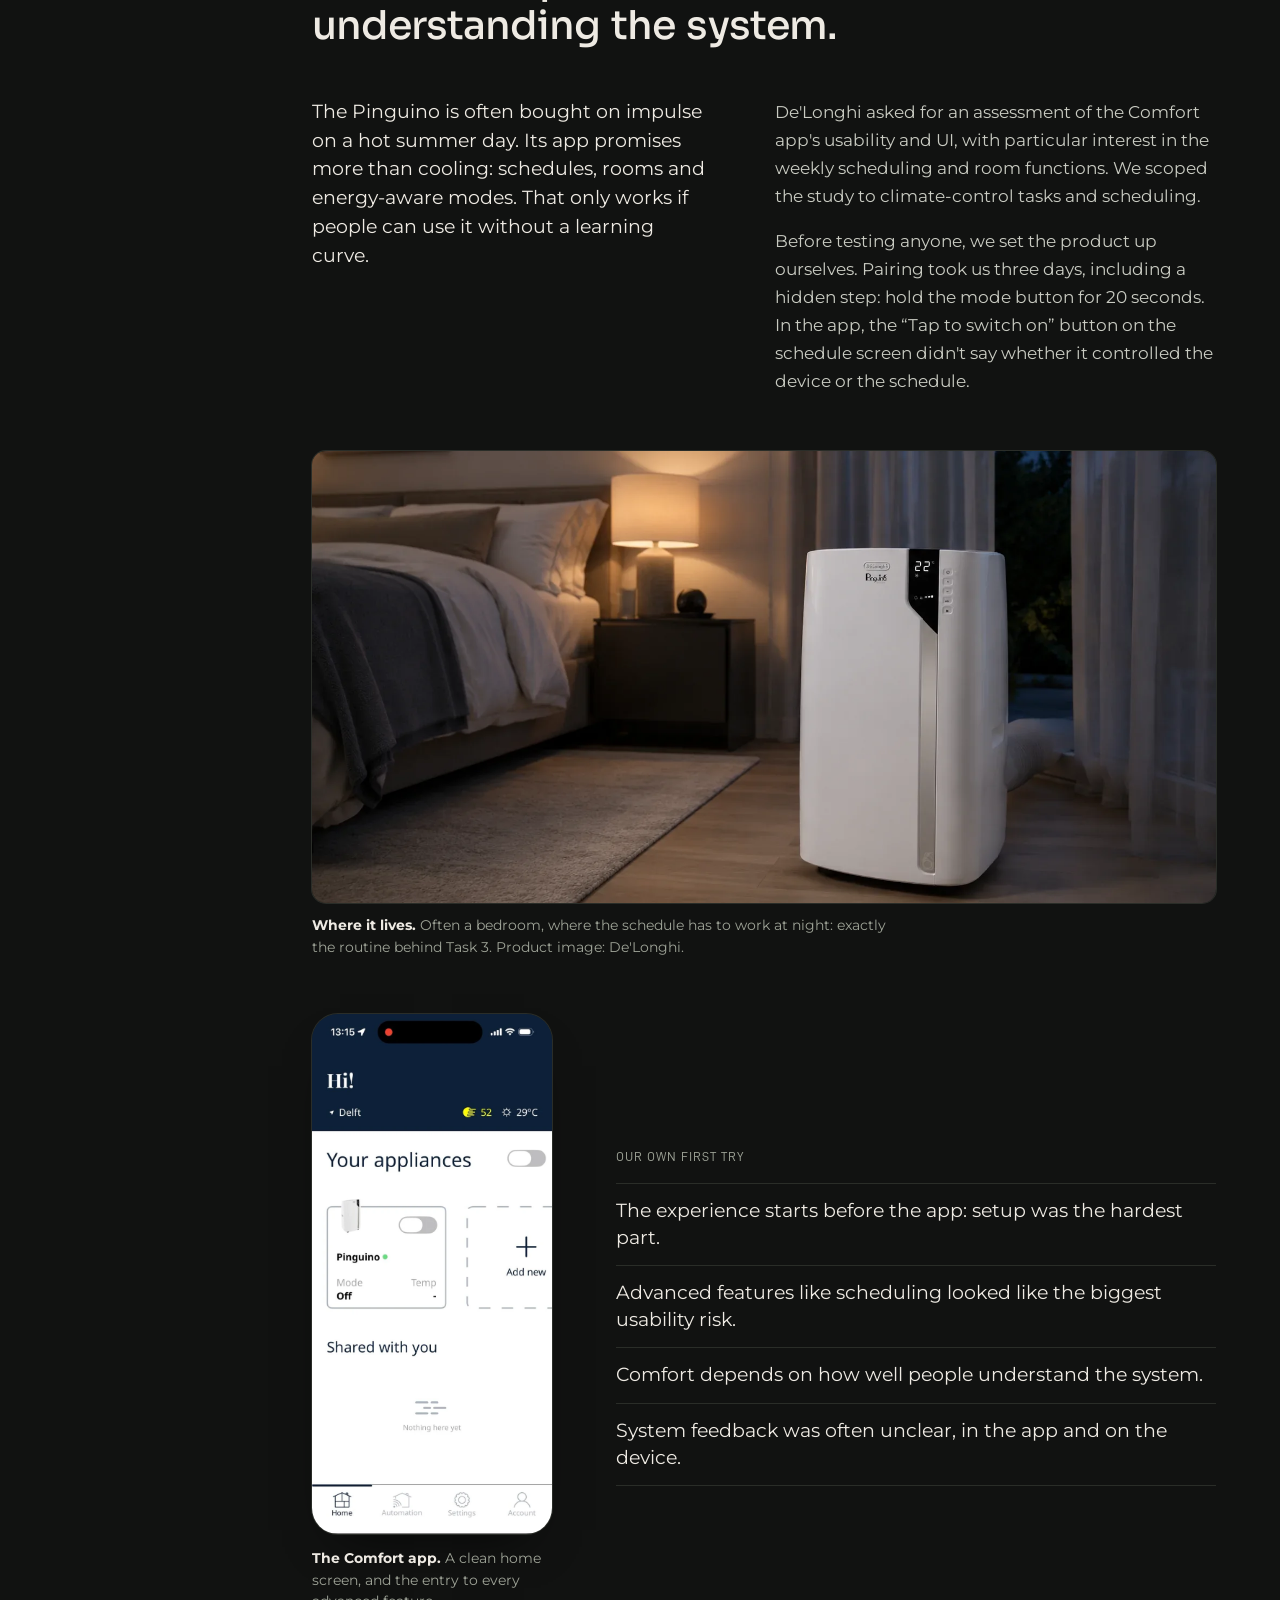
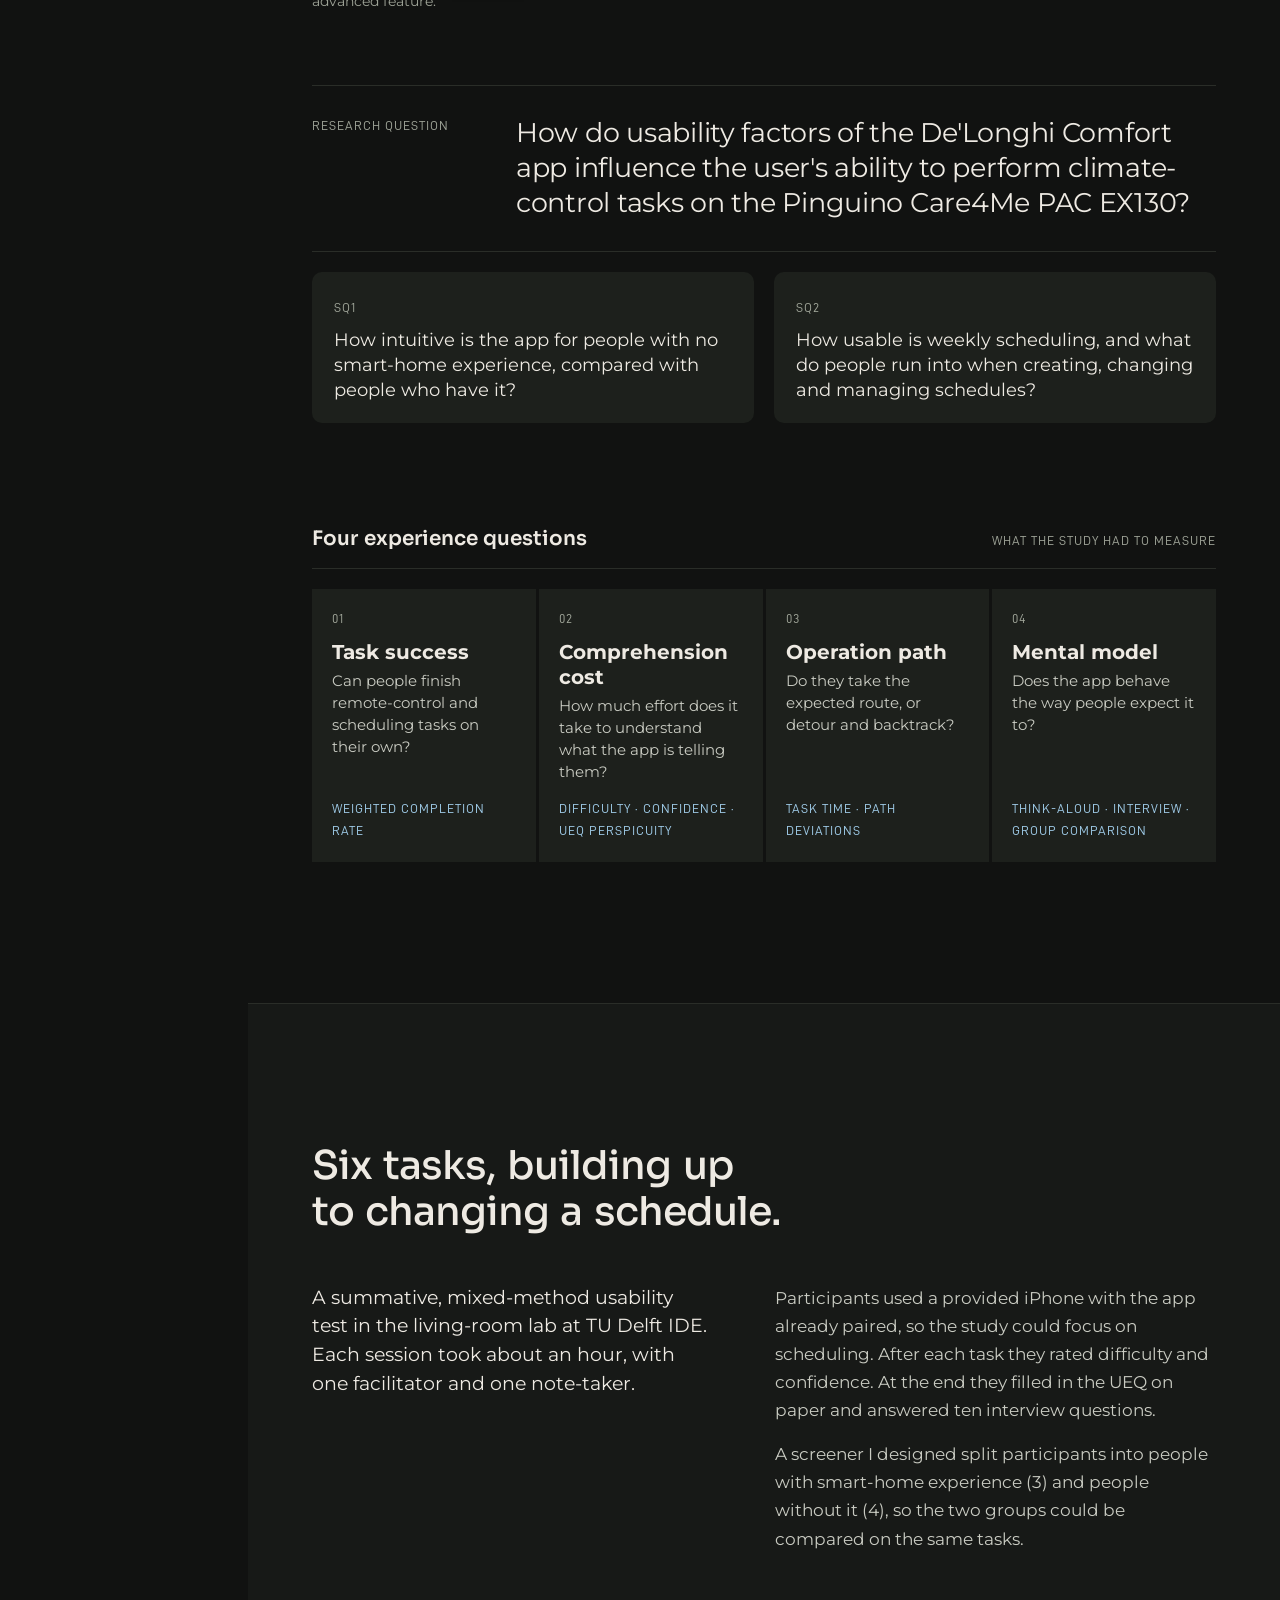
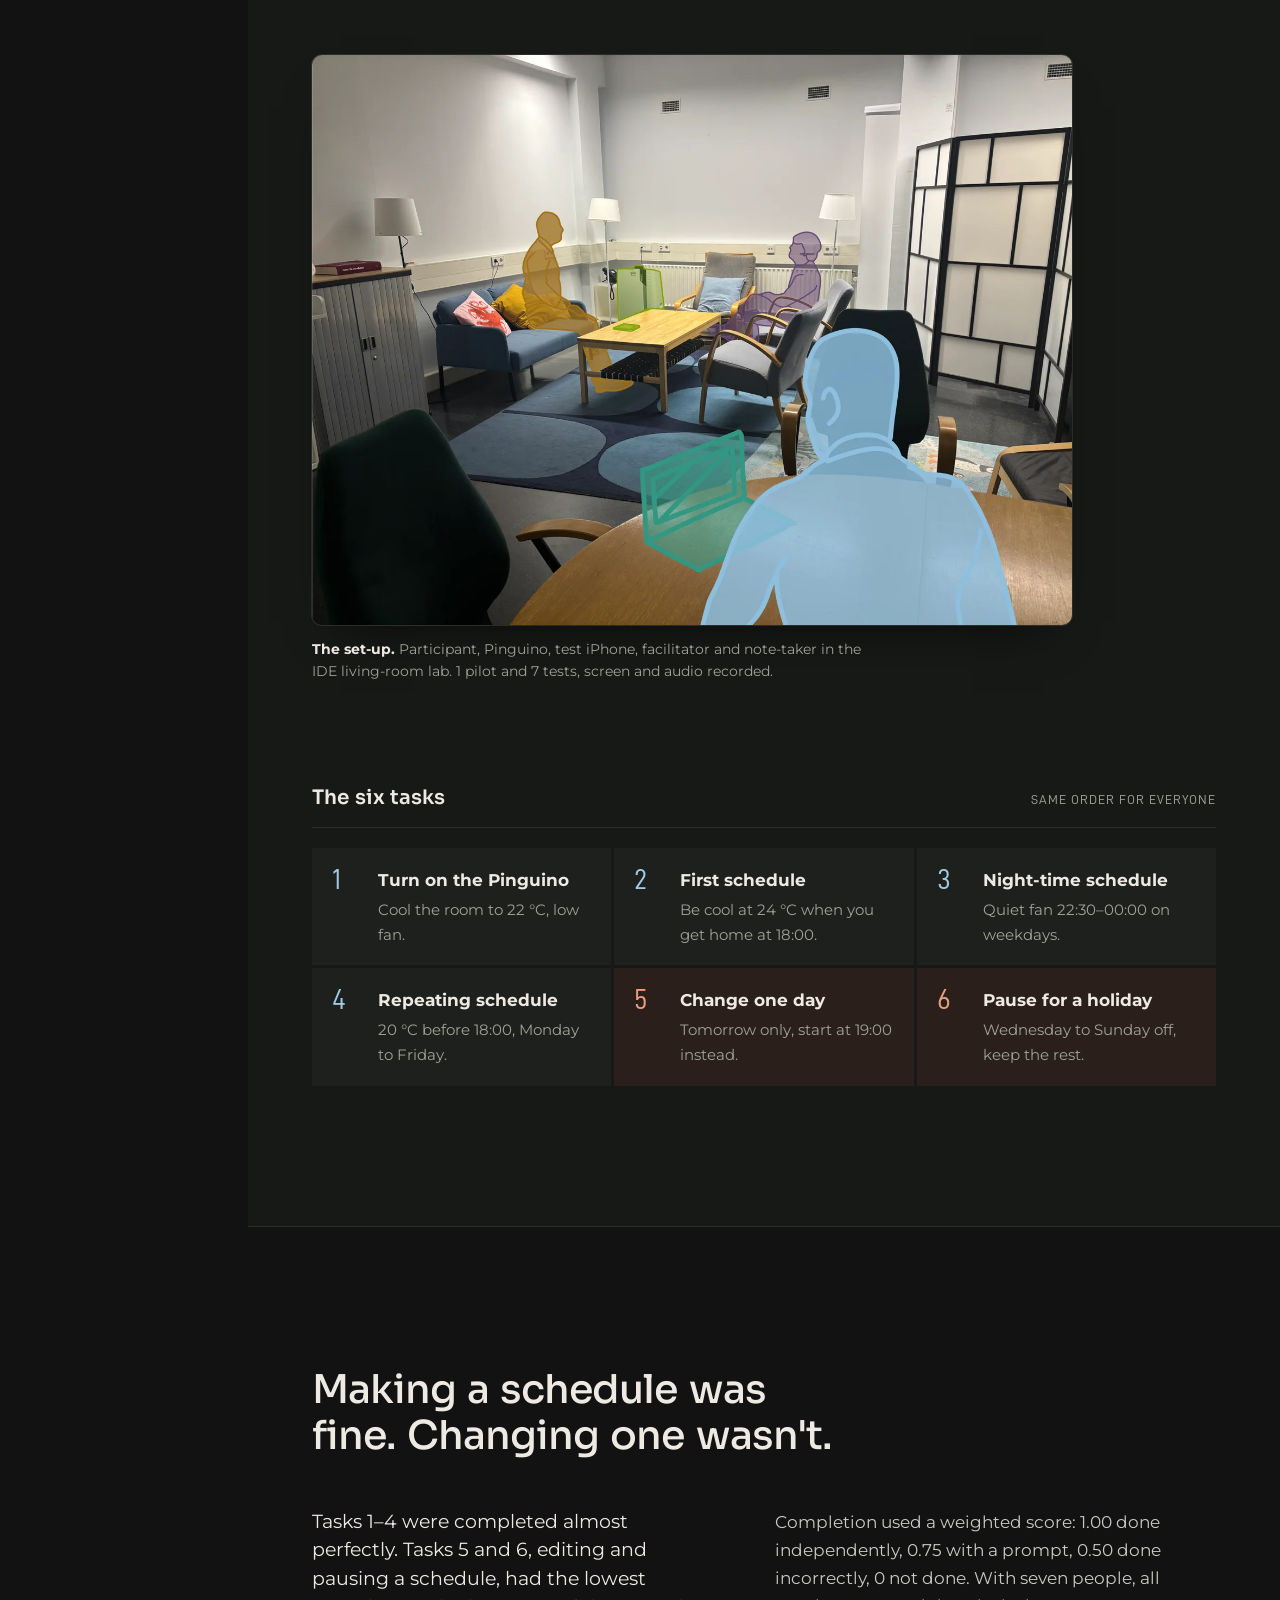
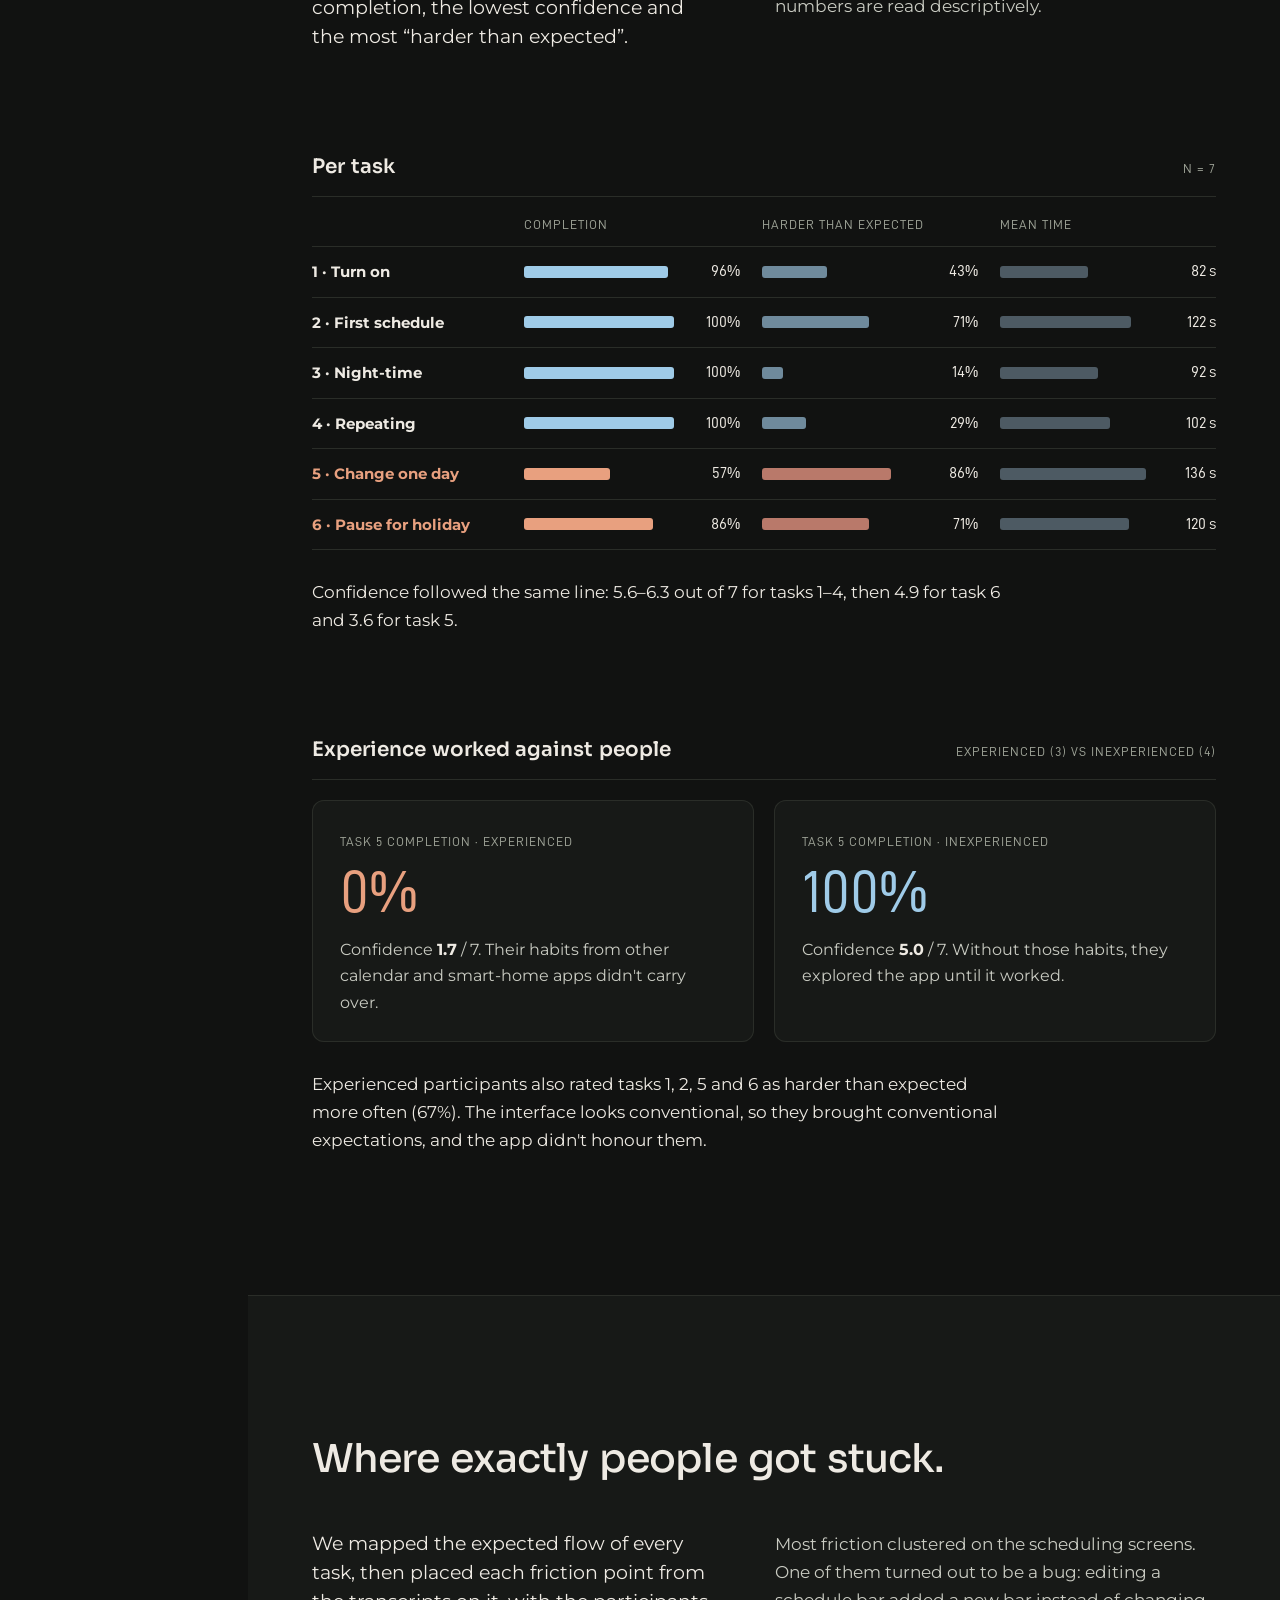
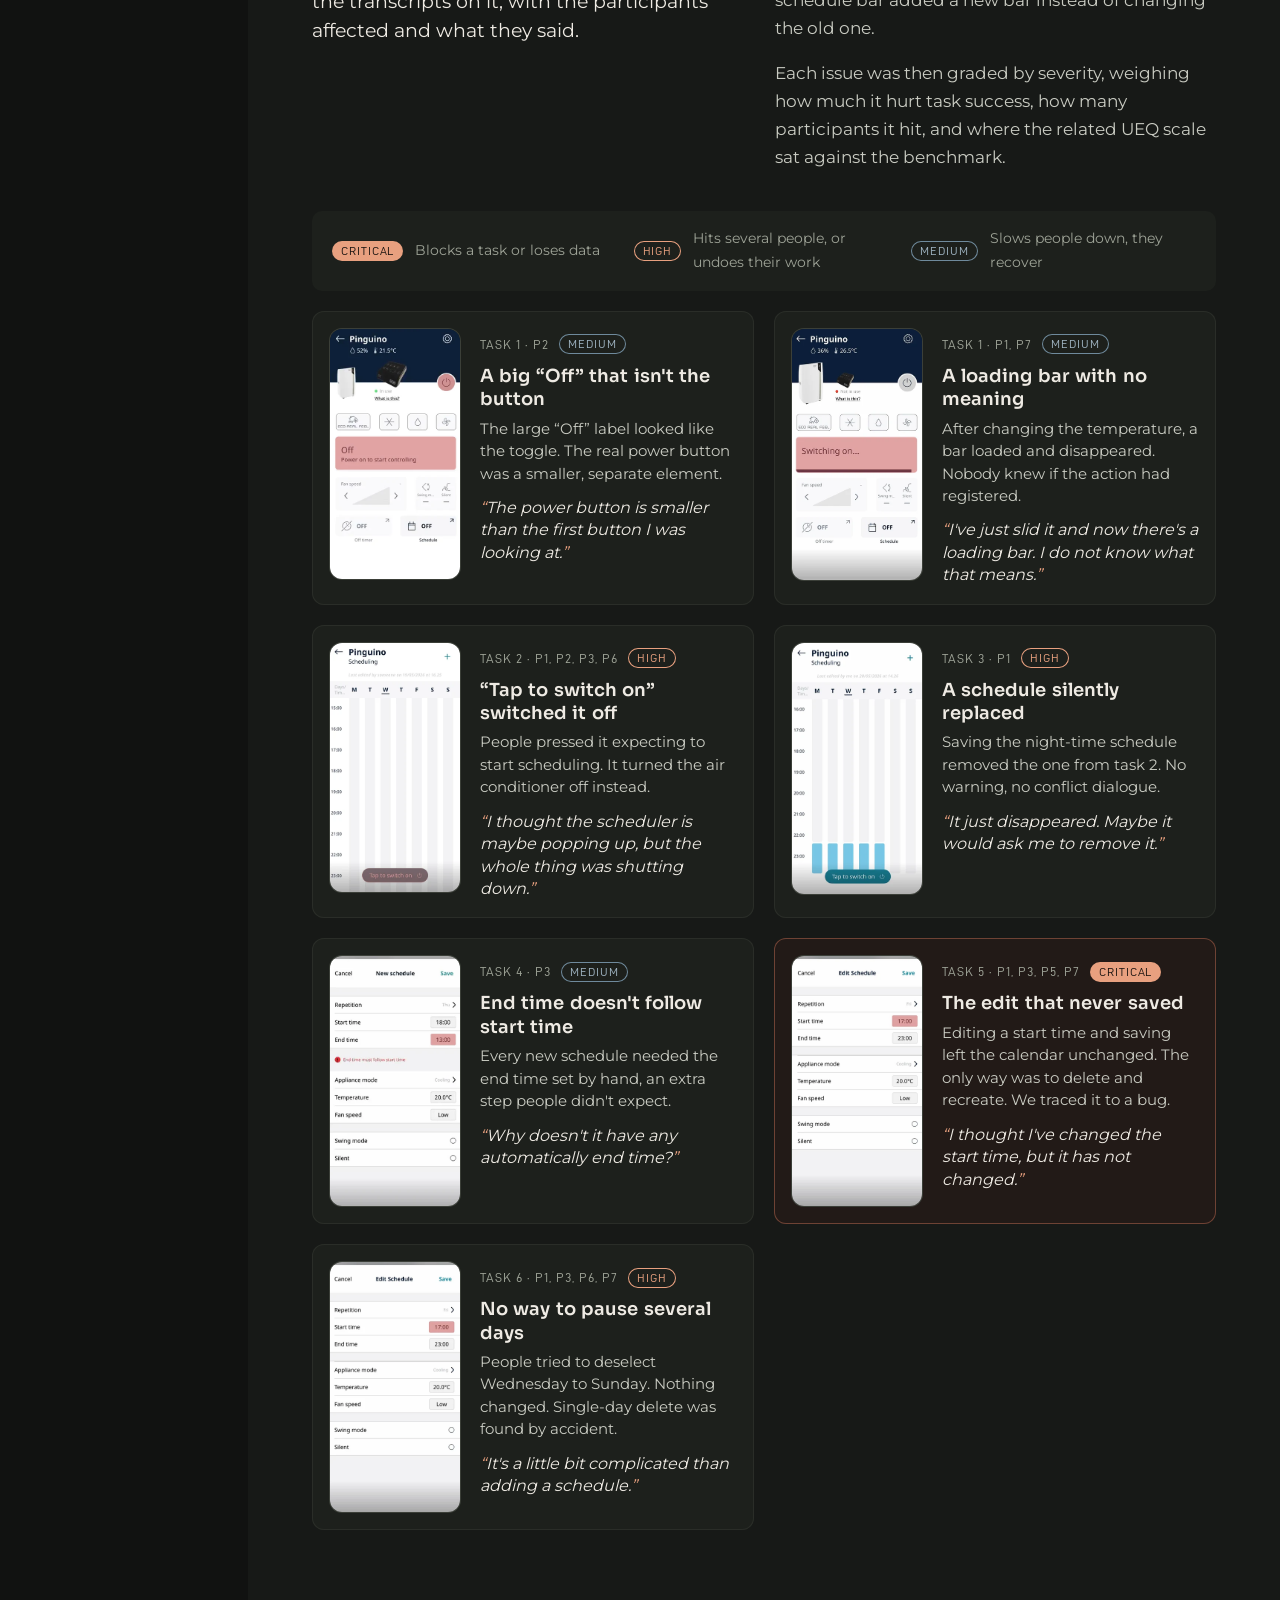
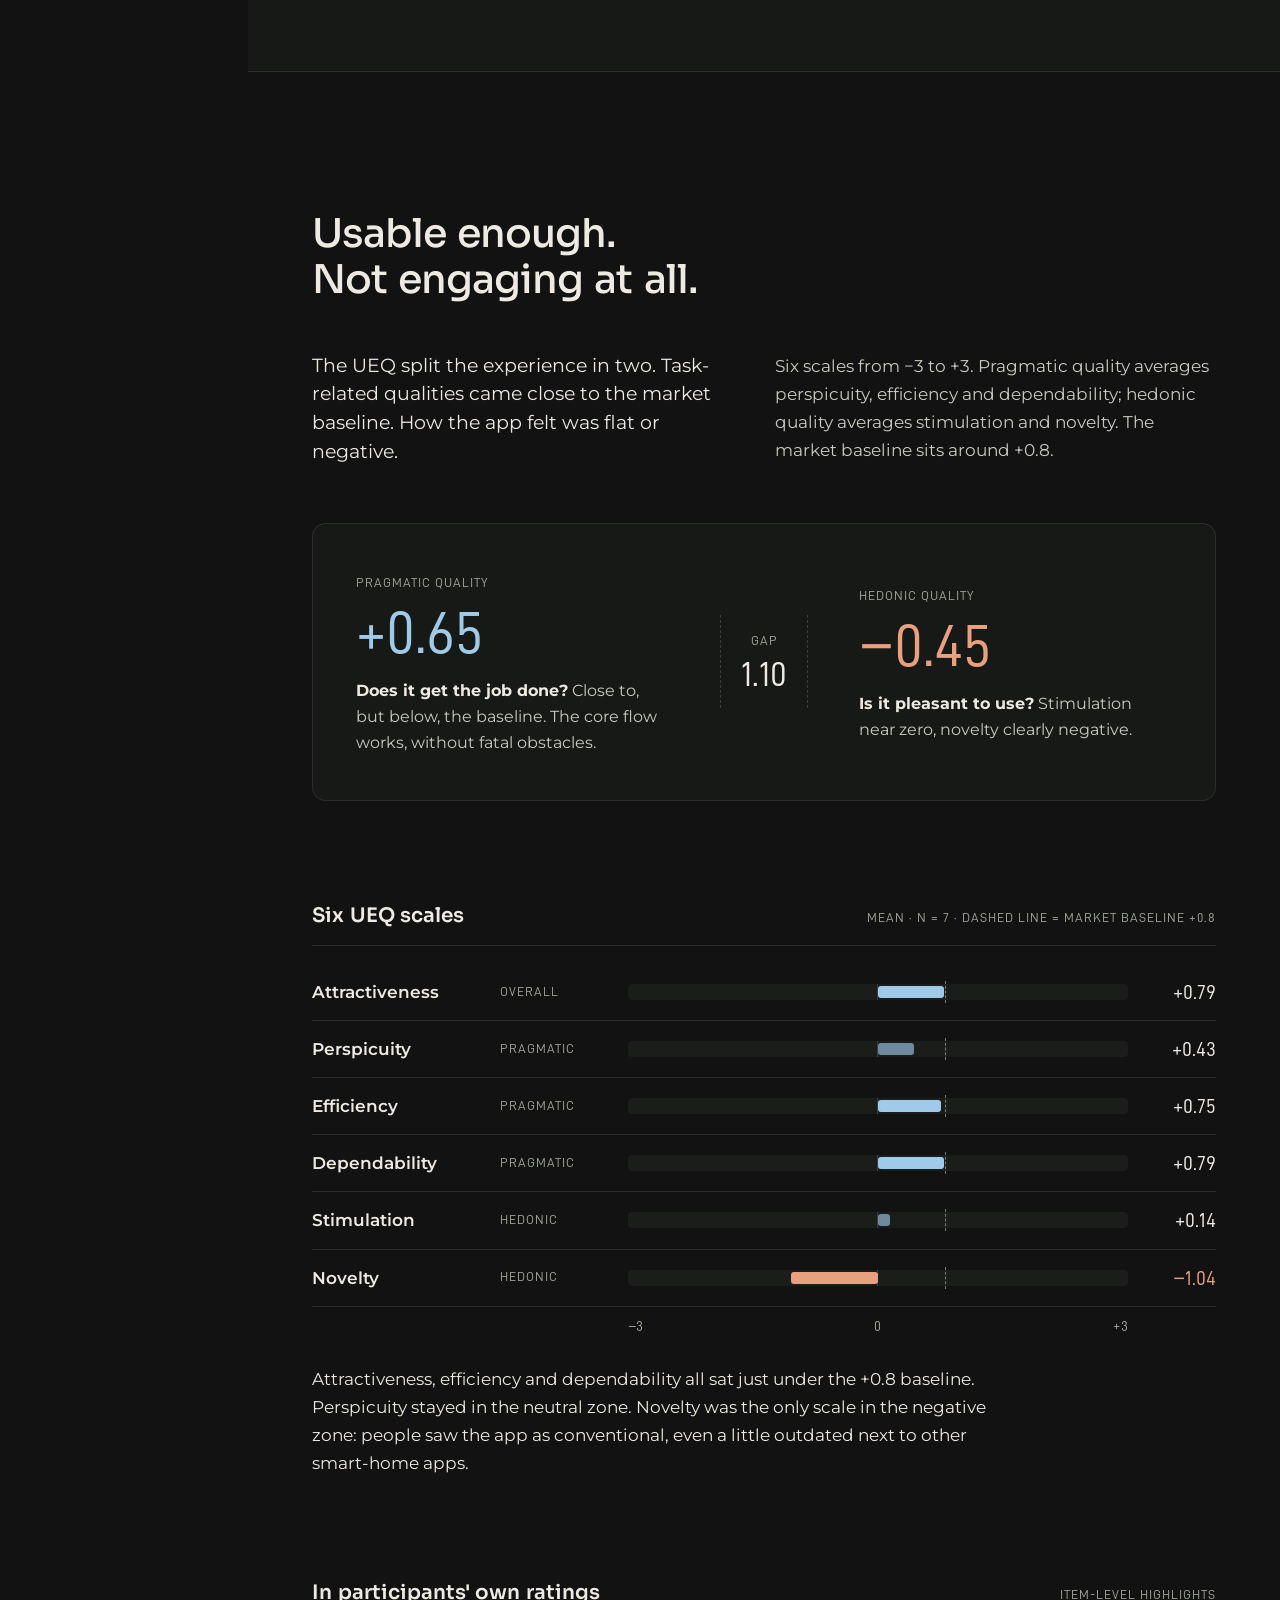
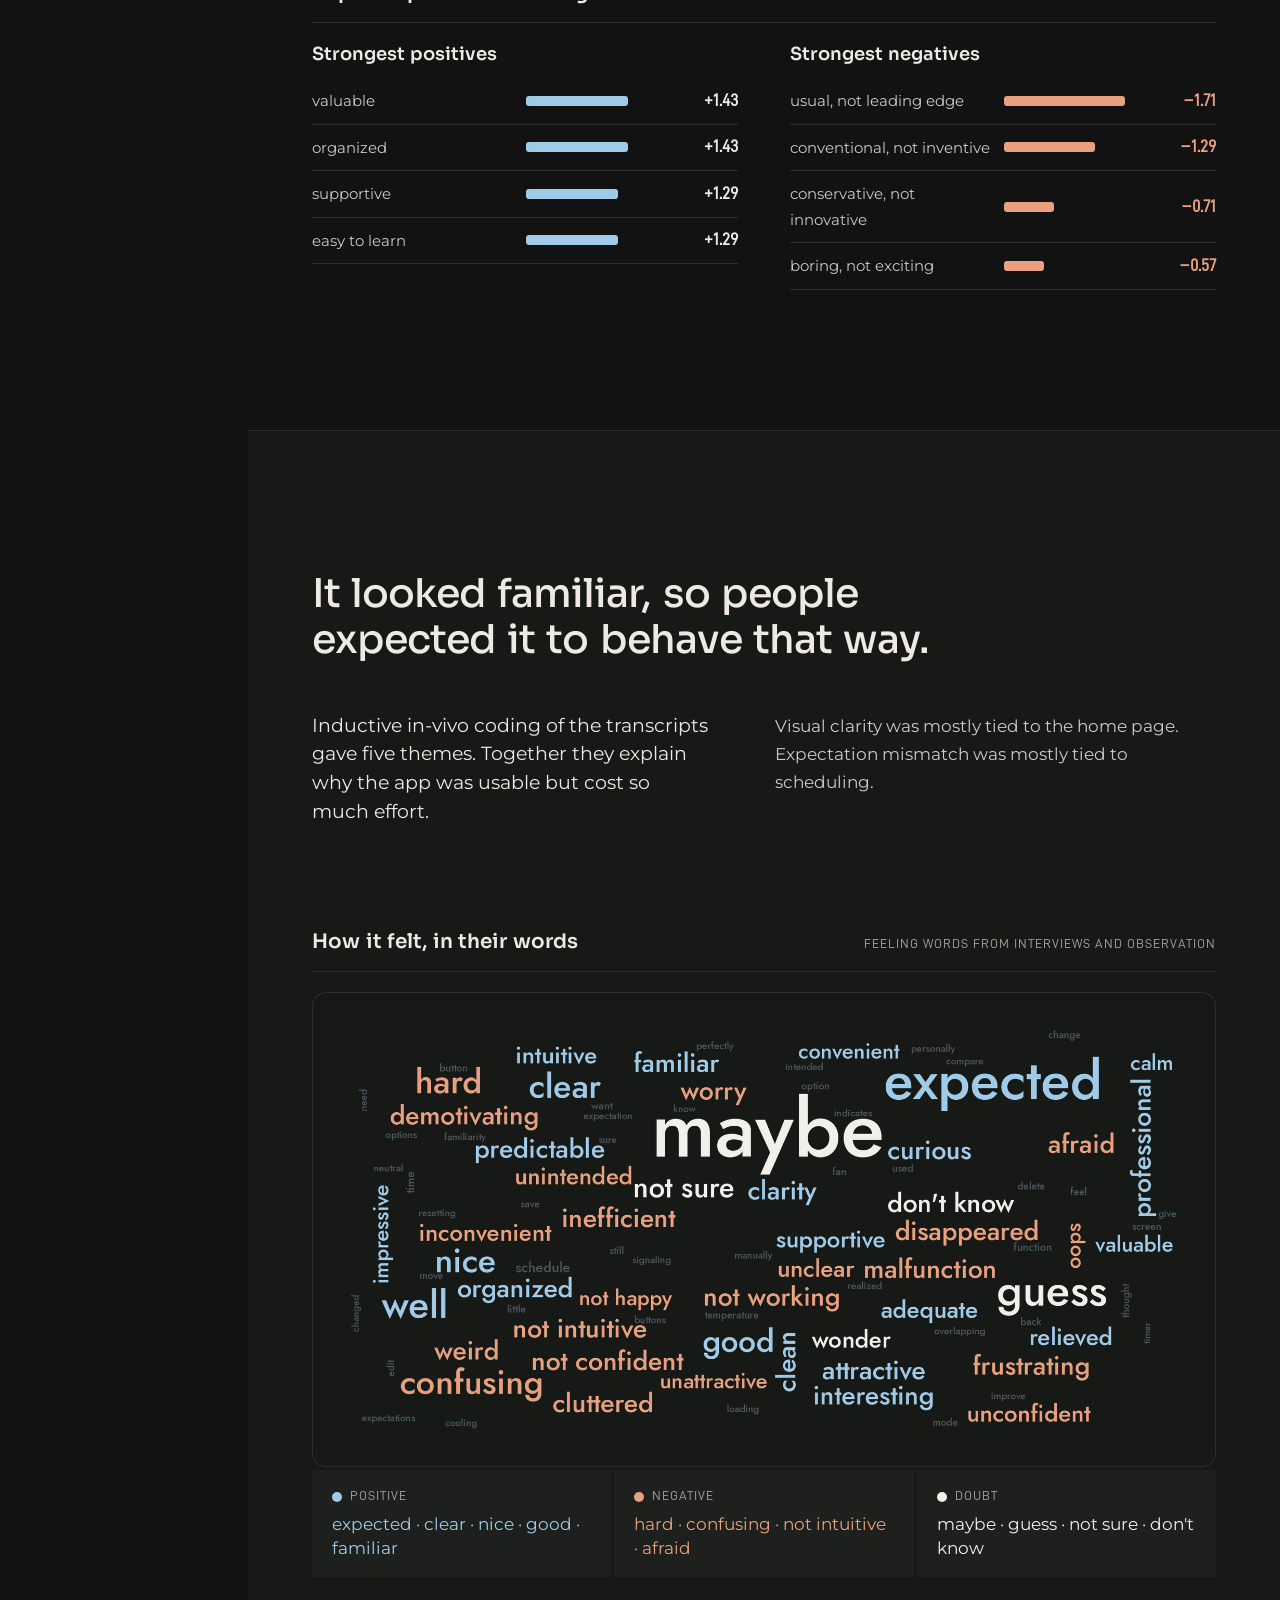
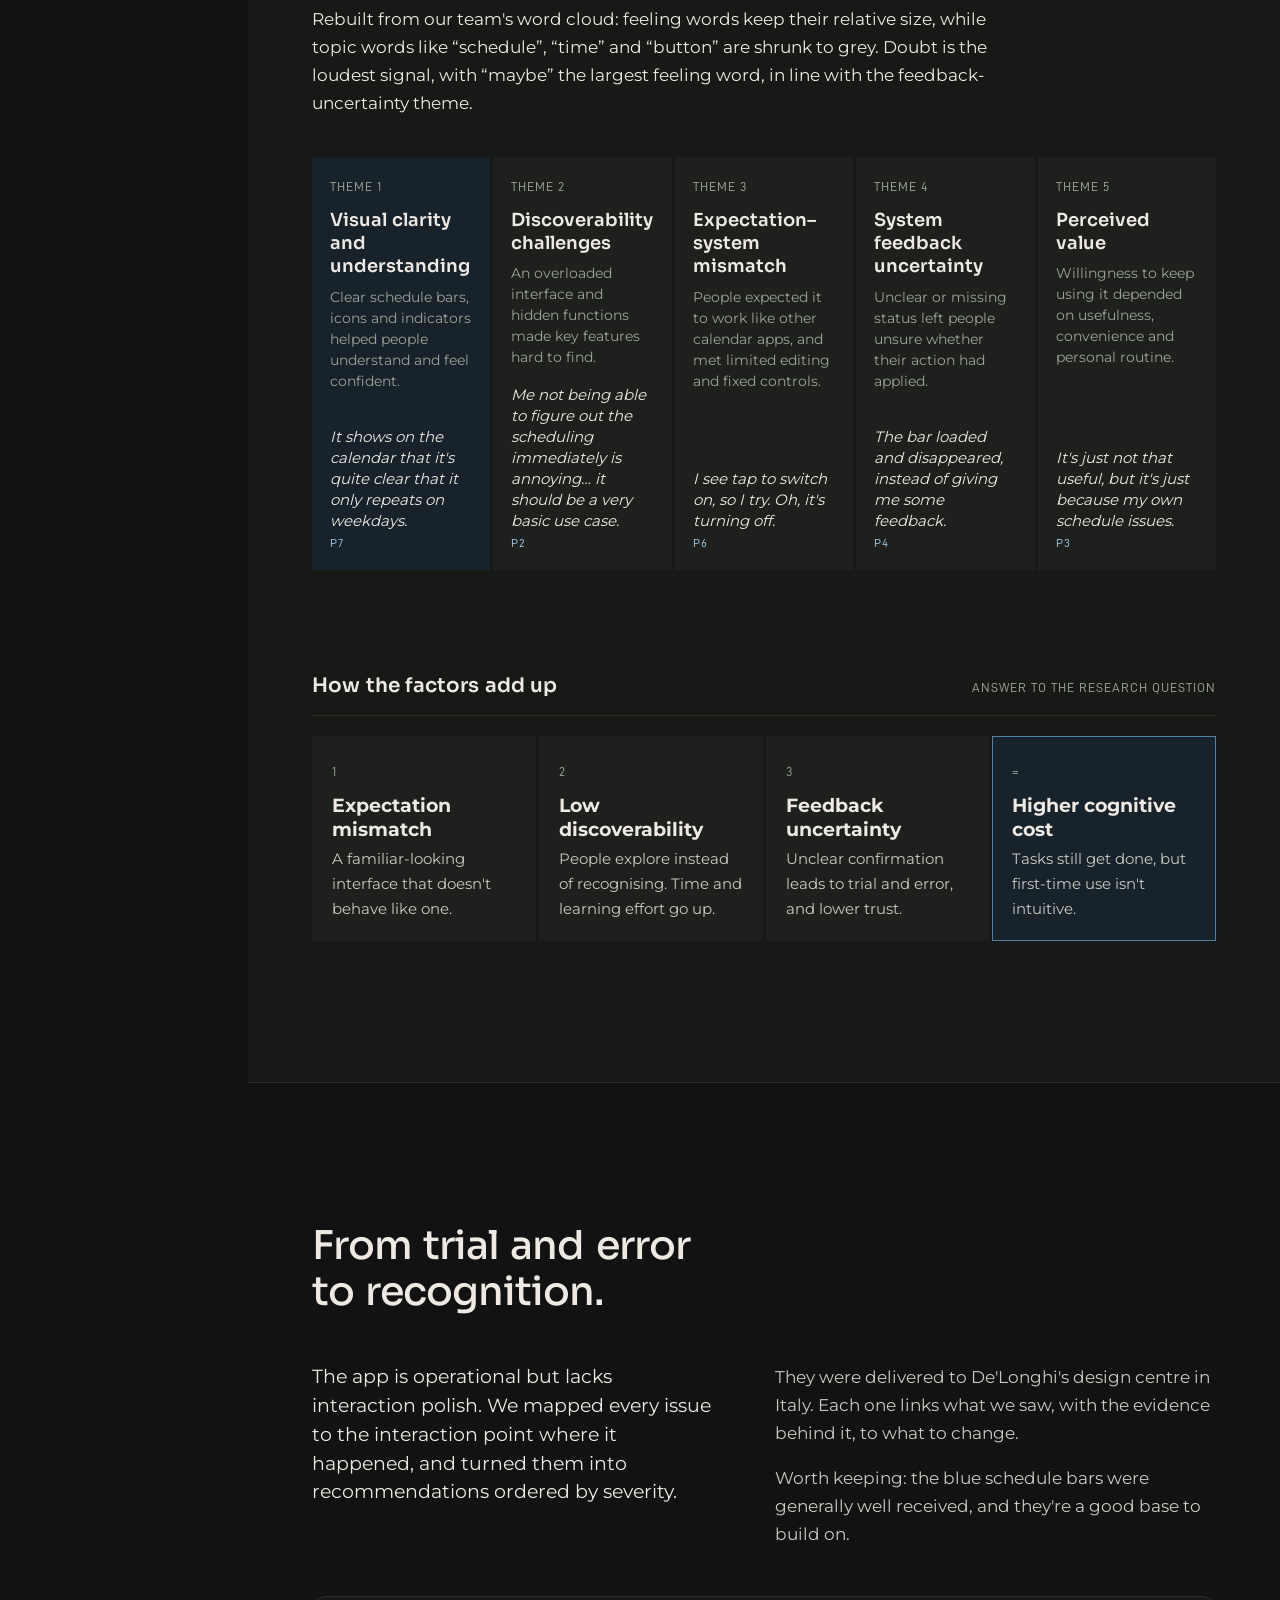
<file: delonghi.html>
<!doctype html>
<html lang="en">
<head>
  <meta charset="utf-8">
  <meta name="viewport" content="width=device-width, initial-scale=1">
  <meta name="description" content="Usability research for De'Longhi on the Pinguino Care4Me PAC EX130 and its Comfort app, focused on weekly scheduling. Seven participants, six tasks, UEQ, thematic analysis and friction mapping.">
  <meta name="theme-color" content="#111211">
  <title>De'Longhi Comfort | Ziyi Zhou</title>
  <link rel="preload" href="assets/fonts/home/Jost.ttf" as="font" type="font/ttf" crossorigin>
  <link rel="preload" href="assets/fonts/home/Manrope.ttf" as="font" type="font/ttf" crossorigin>
  <link rel="stylesheet" href="sync-case.css?v=3">
  <link rel="stylesheet" href="delonghi-case.css?v=3">
<link rel="stylesheet" href="cursor.css?v=1">
<link rel="stylesheet" href="type.css?v=3">
</head>
<body class="is-entering dl">
  <svg width="0" height="0" style="position:absolute" aria-hidden="true">
    <symbol id="i-arrow" viewBox="0 0 20 20"><path d="M3.5 10h13M11.5 5l5 5-5 5"/></symbol>
    <symbol id="i-back" viewBox="0 0 20 20"><path d="M16.5 10h-13M8.5 5l-5 5 5 5"/></symbol>
    <symbol id="i-out" viewBox="0 0 20 20"><path d="M6 14 14 6M7.5 6H14v6.5"/></symbol>
    <symbol id="i-down" viewBox="0 0 20 20"><path d="M10 3.5v13M5 11.5l5 5 5-5"/></symbol>
  </svg>
  <a class="skip" href="#main">Skip to case study</a>

  <div class="shell">
    <aside class="rail" aria-label="Case study navigation">
      <a class="back" href="index.html"><svg class="icon"><use href="#i-back"/></svg>All records</a>
      <div class="who"><strong>Ziyi Zhou</strong><span>Product Manager &amp; UX Designer</span></div>
      <nav class="chapters chapter-nav" aria-label="Chapters">
        <a href="#cover" class="is-current"><span>00</span>Overview</a>
        <a href="#brief"><span>01</span>Brief</a>
        <a href="#study"><span>02</span>Study</a>
        <a href="#tasks"><span>03</span>Task results</a>
        <a href="#friction"><span>04</span>Friction points</a>
        <a href="#ueq"><span>05</span>UEQ</a>
        <a href="#findings"><span>06</span>Findings</a>
        <a href="#recs"><span>07</span>Recommendations</a>
        <a href="#reflection"><span>08</span>Reflection</a>
      </nav>
      <p class="source plain-panel">Client: De'Longhi</p>
    </aside>

    <main class="main" id="main">
      <!-- ================= OVERVIEW ================= -->
      <section class="cover" id="cover" aria-labelledby="title">
        <div class="wrap">
          <div>
            <h1 id="title"><span>Cool,</span><span>not clear<i>.</i></span></h1>
            <p class="statement">Usability research for De'Longhi on the Pinguino Care4Me portable air conditioner and its Comfort app, focused on weekly scheduling and remote control. People could cool a room easily. Changing a schedule was where the app lost them, and our recommendations went to De'Longhi's design centre in Italy.</p>
            <dl class="facts">
              <div><dt class="panel">My role</dt><dd>UX researcher: research design, facilitation, UEQ analysis, design recommendations</dd></div>
              <div><dt class="panel">Client</dt><dd>De'Longhi, via TU Delft</dd></div>
              <div><dt class="panel">Team</dt><dd>With Daan Robben, Emma van Heek, Paweł Wykowski and Arda Yener</dd></div>
              <div><dt class="panel">Product</dt><dd>Pinguino Care4Me PAC EX130 + De'Longhi Comfort app</dd></div>
            </dl>
          </div>
          <figure class="dl-stage" aria-label="The Pinguino Care4Me and a weekly schedule">
            <img class="pinguino" src="assets/delonghi/pinguino.webp" width="468" height="897" alt="De'Longhi Pinguino Care4Me portable air conditioner">
            <div class="week-card">
              <div class="week-top"><span class="panel">Weekly schedule</span><span class="temp">22<small>°C</small></span></div>
              <div class="week-grid" id="week-grid" aria-hidden="true"></div>
              <div class="week-axis panel" aria-hidden="true"><span>00</span><span>06</span><span>12</span><span>18</span><span>24</span></div>
            </div>
          </figure>
        </div>
      </section>

      <section class="section" aria-labelledby="summary-title">
        <h2 class="sr" id="summary-title">Summary</h2>
        <div class="wrap">
          <div class="summary">
            <div><span class="panel">Brief</span><p>Assess the Comfort app's usability, especially <b>weekly scheduling</b> and <b>remote control</b>.</p></div>
            <div><span class="panel">Study</span><p><b>7 participants</b> in two experience groups: 6 think-aloud tasks, the UEQ and an interview.</p></div>
            <div><span class="panel">Finding</span><p>Basic control worked. Editing a schedule dropped to <b>57% completion</b>, and <b>0%</b> for experienced users.</p></div>
            <div><span class="panel">Verdict</span><p><b>Functional but under-polished.</b> Six recommendations delivered to De'Longhi's design centre in Italy.</p></div>
          </div>

          <div class="block">
            <div class="block-head"><h2 class="h3">What I did</h2><span class="panel">4 contributions</span></div>
            <ul class="credits">
              <li><h3>Framing the experience problem</h3><p>Broke remote control and weekly scheduling down into four experience questions (task success, comprehension cost, operation path and mental model) and pinned down the product decisions the study had to inform.</p><a href="#brief">Brief <svg class="icon"><use href="#i-down"/></svg></a></li>
              <li><h3>A mixed-method study from scratch</h3><p>Designed the pre-test screener, task-based usability test, UEQ and semi-structured interview. Recruited 7 users with different smart-home experience and split them into two groups so their results could be compared.</p><a href="#study">Study <svg class="icon"><use href="#i-down"/></svg></a></li>
              <li><h3>Facilitating and locating the weak spots</h3><p>Facilitated four think-aloud sessions, the pilot and three tests, logging completion, errors, detours and misreadings. Graded each issue by severity against task data and the UEQ benchmark, and turned them into a priority list.</p><a href="#friction">Friction points <svg class="icon"><use href="#i-down"/></svg></a></li>
              <li><h3>From findings to redesign</h3><p>Mapped qualitative feedback and numbers onto specific interaction points, and wrote the redesign recommendations for the scheduling and remote-control flows, delivered to De'Longhi's design centre in Italy.</p><a href="#recs">Recommendations <svg class="icon"><use href="#i-down"/></svg></a></li>
            </ul>
            <p class="stack plain-panel"><span>Task-based usability testing</span><span>Think-aloud</span><span>UEQ</span><span>Semi-structured interviews</span><span>Thematic analysis</span><span>In-vivo coding</span><span>Friction mapping</span><span>Severity grading</span><span>Excel</span></p>
          </div>

          <div class="block pdm">
            <div class="block-head"><h2 class="h3">Product decisions &amp; metrics</h2><span class="panel">Baseline from our study</span></div>
            <div class="pdm-grid">
              <ol class="pdm-dec"><li><span class="panel">Decision 01</span><strong>Scope the study to scheduling, not setup.</strong><p>It was the feature De’Longhi cared about most, and pre-pairing kept every session focused on it. <em>Trade-off:</em> it likely underestimates the setup burden.</p></li><li><span class="panel">Decision 02</span><strong>Compare people with and without smart-home experience.</strong><p>The Pinguino is often bought on impulse, so both groups need value right away. <em>Trade-off:</em> a small sample per group, read descriptively.</p></li><li><span class="panel">Decision 03</span><strong>Order the recommendations by severity.</strong><p>The edit bug blocks a core task, so it comes before polish. <em>Trade-off:</em> novelty, the weakest UEQ scale, has to wait.</p></li></ol>
              <div class="pdm-met">
                <div class="ns"><span class="panel">North star</span><strong>Schedule-editing completion</strong><p>57% today, and 0% for experienced users.</p></div>
                <div><span class="panel">Supporting</span><ul><li>Time on edit and pause tasks (136 s and 120 s today)</li><li>UEQ perspicuity (+0.43) against the +0.8 baseline</li></ul></div>
                <div><span class="panel">Guardrail</span><ul><li>First-time pairing success, outside our test (it took us three days)</li></ul></div>
                <p class="pdm-note">Today’s numbers are the baseline for a retest after the fixes.</p>
              </div>
            </div>
          </div>
        </div>
      </section>

      <!-- ================= BRIEF ================= -->
      <section class="section" id="brief" aria-labelledby="brief-title">
        <div class="wrap">
          <h2 id="brief-title">Comfort depends on understanding the system.</h2>
          <div class="two">
            <p class="lede">The Pinguino is often bought on impulse on a hot summer day. Its app promises more than cooling: schedules, rooms and energy-aware modes. That only works if people can use it without a learning curve.</p>
            <div class="prose">
              <p>De'Longhi asked for an assessment of the Comfort app's usability and UI, with particular interest in the weekly scheduling and room functions. We scoped the study to climate-control tasks and scheduling.</p>
              <p>Before testing anyone, we set the product up ourselves. Pairing took us three days, including a hidden step: hold the mode button for 20 seconds. In the app, the “Tap to switch on” button on the schedule screen didn't say whether it controlled the device or the schedule.</p>
            </div>
          </div>
          <figure class="dl-scene"><img src="assets/delonghi/bedroom.webp" width="1672" height="941" loading="lazy" alt="The Pinguino Care4Me standing in a bedroom at night, display set to 22 degrees"><figcaption><strong>Where it lives.</strong> Often a bedroom, where the schedule has to work at night: exactly the routine behind Task 3. Product image: De'Longhi.</figcaption></figure>

          <div class="pair dl-pre">
            <figure><div class="shot phone"><img src="assets/delonghi/app-home.webp" width="296" height="640" loading="lazy" alt="De'Longhi Comfort app home: Your appliances, Pinguino, Add new"></div><figcaption><strong>The Comfort app.</strong> A clean home screen, and the entry to every advanced feature.</figcaption></figure>
            <ul class="takeaways">
              <li><span class="panel">Our own first try</span></li>
              <li>The experience starts before the app: setup was the hardest part.</li>
              <li>Advanced features like scheduling looked like the biggest usability risk.</li>
              <li>Comfort depends on how well people understand the system.</li>
              <li>System feedback was often unclear, in the app and on the device.</li>
            </ul>
          </div>
          <div class="question">
            <span class="panel">Research question</span>
            <p>How do usability factors of the De'Longhi Comfort app influence the user's ability to perform climate-control tasks on the Pinguino Care4Me PAC EX130?</p>
          </div>
          <ol class="subq">
            <li><span class="panel">SQ1</span><p>How intuitive is the app for people with no smart-home experience, compared with people who have it?</p></li>
            <li><span class="panel">SQ2</span><p>How usable is weekly scheduling, and what do people run into when creating, changing and managing schedules?</p></li>
          </ol>

          <div class="block">
            <div class="block-head"><h3>Four experience questions</h3><span class="panel">What the study had to measure</span></div>
            <ol class="xq">
              <li><span class="panel">01</span><strong>Task success</strong><p>Can people finish remote-control and scheduling tasks on their own?</p><small class="panel">Weighted completion rate</small></li>
              <li><span class="panel">02</span><strong>Comprehension cost</strong><p>How much effort does it take to understand what the app is telling them?</p><small class="panel">Difficulty · confidence · UEQ perspicuity</small></li>
              <li><span class="panel">03</span><strong>Operation path</strong><p>Do they take the expected route, or detour and backtrack?</p><small class="panel">Task time · path deviations</small></li>
              <li><span class="panel">04</span><strong>Mental model</strong><p>Does the app behave the way people expect it to?</p><small class="panel">Think-aloud · interview · group comparison</small></li>
            </ol>
          </div>
        </div>
      </section>

      <!-- ================= STUDY ================= -->
      <section class="section band" id="study" aria-labelledby="study-title">
        <div class="wrap">
          <h2 id="study-title">Six tasks, building up to changing a schedule.</h2>
          <div class="two">
            <p class="lede">A summative, mixed-method usability test in the living-room lab at TU Delft IDE. Each session took about an hour, with one facilitator and one note-taker.</p>
            <div class="prose">
              <p>Participants used a provided iPhone with the app already paired, so the study could focus on scheduling. After each task they rated difficulty and confidence. At the end they filled in the UEQ on paper and answered ten interview questions.</p>
              <p>A screener I designed split participants into people with smart-home experience (3) and people without it (4), so the two groups could be compared on the same tasks.</p>
            </div>
          </div>

          <figure class="block wide"><div class="shot"><img src="assets/delonghi/setup.webp" width="546" height="407" loading="lazy" alt="Living room lab with participant, Pinguino, iPhone, facilitator and note-taker marked"></div><figcaption><strong>The set-up.</strong> Participant, Pinguino, test iPhone, facilitator and note-taker in the IDE living-room lab. 1 pilot and 7 tests, screen and audio recorded.</figcaption></figure>

          <div class="block">
            <div class="block-head"><h3>The six tasks</h3><span class="panel">Same order for everyone</span></div>
            <ol class="task-list">
              <li><span class="n">1</span><div><strong>Turn on the Pinguino</strong><p>Cool the room to 22 °C, low fan.</p></div></li>
              <li><span class="n">2</span><div><strong>First schedule</strong><p>Be cool at 24 °C when you get home at 18:00.</p></div></li>
              <li><span class="n">3</span><div><strong>Night-time schedule</strong><p>Quiet fan 22:30–00:00 on weekdays.</p></div></li>
              <li><span class="n">4</span><div><strong>Repeating schedule</strong><p>20 °C before 18:00, Monday to Friday.</p></div></li>
              <li class="hot"><span class="n">5</span><div><strong>Change one day</strong><p>Tomorrow only, start at 19:00 instead.</p></div></li>
              <li class="hot"><span class="n">6</span><div><strong>Pause for a holiday</strong><p>Wednesday to Sunday off, keep the rest.</p></div></li>
            </ol>
          </div>
        </div>
      </section>

      <!-- ================= TASK RESULTS ================= -->
      <section class="section" id="tasks" aria-labelledby="tasks-title">
        <div class="wrap">
          <h2 id="tasks-title">Making a schedule was fine. Changing one wasn't.</h2>
          <div class="two">
            <p class="lede">Tasks 1–4 were completed almost perfectly. Tasks 5 and 6, editing and pausing a schedule, had the lowest completion, the lowest confidence and the most “harder than expected”.</p>
            <div class="prose">
              <p>Completion used a weighted score: 1.00 done independently, 0.75 with a prompt, 0.50 done incorrectly, 0 not done. With seven people, all numbers are read descriptively.</p>
            </div>
          </div>

          <div class="block">
            <div class="block-head"><h3>Per task</h3><span class="panel">n = 7</span></div>
            <div class="tchart" role="table" aria-label="Task results">
              <div class="tr head" role="row"><span role="columnheader"></span><span role="columnheader" class="panel">Completion</span><span role="columnheader" class="panel">Harder than expected</span><span role="columnheader" class="panel">Mean time</span></div>
              <div class="tr" role="row" style="--c:96;--h:43;--t:81.7"><strong role="cell">1 · Turn on</strong><span role="cell" class="bar c"><i></i><b>96%</b></span><span role="cell" class="bar h"><i></i><b>43%</b></span><span role="cell" class="bar t"><i></i><b>82 s</b></span></div>
              <div class="tr" role="row" style="--c:100;--h:71;--t:122"><strong role="cell">2 · First schedule</strong><span role="cell" class="bar c"><i></i><b>100%</b></span><span role="cell" class="bar h"><i></i><b>71%</b></span><span role="cell" class="bar t"><i></i><b>122 s</b></span></div>
              <div class="tr" role="row" style="--c:100;--h:14;--t:91.6"><strong role="cell">3 · Night-time</strong><span role="cell" class="bar c"><i></i><b>100%</b></span><span role="cell" class="bar h"><i></i><b>14%</b></span><span role="cell" class="bar t"><i></i><b>92 s</b></span></div>
              <div class="tr" role="row" style="--c:100;--h:29;--t:102.3"><strong role="cell">4 · Repeating</strong><span role="cell" class="bar c"><i></i><b>100%</b></span><span role="cell" class="bar h"><i></i><b>29%</b></span><span role="cell" class="bar t"><i></i><b>102 s</b></span></div>
              <div class="tr hot" role="row" style="--c:57;--h:86;--t:136.1"><strong role="cell">5 · Change one day</strong><span role="cell" class="bar c"><i></i><b>57%</b></span><span role="cell" class="bar h"><i></i><b>86%</b></span><span role="cell" class="bar t"><i></i><b>136 s</b></span></div>
              <div class="tr hot" role="row" style="--c:86;--h:71;--t:120.1"><strong role="cell">6 · Pause for holiday</strong><span role="cell" class="bar c"><i></i><b>86%</b></span><span role="cell" class="bar h"><i></i><b>71%</b></span><span role="cell" class="bar t"><i></i><b>120 s</b></span></div>
            </div>
            <p class="note">Confidence followed the same line: 5.6–6.3 out of 7 for tasks 1–4, then 4.9 for task 6 and 3.6 for task 5.</p>
          </div>

          <div class="block">
            <div class="block-head"><h3>Experience worked against people</h3><span class="panel">Experienced (3) vs inexperienced (4)</span></div>
            <div class="vs">
              <div class="readout"><span class="panel">Task 5 completion · experienced</span><span class="v bad">0%</span><p>Confidence <strong>1.7</strong> / 7. Their habits from other calendar and smart-home apps didn't carry over.</p></div>
              <div class="readout"><span class="panel">Task 5 completion · inexperienced</span><span class="v good">100%</span><p>Confidence <strong>5.0</strong> / 7. Without those habits, they explored the app until it worked.</p></div>
            </div>
            <p class="note">Experienced participants also rated tasks 1, 2, 5 and 6 as harder than expected more often (67%). The interface looks conventional, so they brought conventional expectations, and the app didn't honour them.</p>
          </div>
        </div>
      </section>

      <!-- ================= FRICTION ================= -->
      <section class="section band" id="friction" aria-labelledby="friction-title">
        <div class="wrap">
          <h2 id="friction-title">Where exactly people got stuck.</h2>
          <div class="two">
            <p class="lede">We mapped the expected flow of every task, then placed each friction point from the transcripts on it, with the participants affected and what they said.</p>
            <div class="prose"><p>Most friction clustered on the scheduling screens. One of them turned out to be a bug: editing a schedule bar added a new bar instead of changing the old one.</p><p>Each issue was then graded by severity, weighing how much it hurt task success, how many participants it hit, and where the related UEQ scale sat against the benchmark.</p></div>
          </div>

          <div class="sev-key">
            <span class="sev crit">Critical</span><p>Blocks a task or loses data</p>
            <span class="sev high">High</span><p>Hits several people, or undoes their work</p>
            <span class="sev med">Medium</span><p>Slows people down, they recover</p>
          </div>
          <ol class="fr-list">
            <li><div class="fr-shot"><img src="assets/delonghi/t1-off.webp" width="260" height="476" loading="lazy" alt="Home card showing a large Off label"></div><div class="fr-body"><span class="panel">Task 1 · P2</span><span class="sev med">Medium</span><h4>A big “Off” that isn't the button</h4><p>The large “Off” label looked like the toggle. The real power button was a smaller, separate element.</p><blockquote>The power button is smaller than the first button I was looking at.</blockquote></div></li>
            <li><div class="fr-shot"><img src="assets/delonghi/t1-loading.webp" width="258" height="476" loading="lazy" alt="Home card showing Switching on with a loading bar"></div><div class="fr-body"><span class="panel">Task 1 · P1, P7</span><span class="sev med">Medium</span><h4>A loading bar with no meaning</h4><p>After changing the temperature, a bar loaded and disappeared. Nobody knew if the action had registered.</p><blockquote>I've just slid it and now there's a loading bar. I do not know what that means.</blockquote></div></li>
            <li><div class="fr-shot"><img src="assets/delonghi/t2-tap.webp" width="256" height="476" loading="lazy" alt="Scheduling screen with a Tap to switch on button at the bottom"></div><div class="fr-body"><span class="panel">Task 2 · P1, P2, P3, P6</span><span class="sev high">High</span><h4>“Tap to switch on” switched it off</h4><p>People pressed it expecting to start scheduling. It turned the air conditioner off instead.</p><blockquote>I thought the scheduler is maybe popping up, but the whole thing was shutting down.</blockquote></div></li>
            <li><div class="fr-shot"><img src="assets/delonghi/t3-deleted.webp" width="256" height="476" loading="lazy" alt="Scheduling screen where the earlier schedule has disappeared"></div><div class="fr-body"><span class="panel">Task 3 · P1</span><span class="sev high">High</span><h4>A schedule silently replaced</h4><p>Saving the night-time schedule removed the one from task 2. No warning, no conflict dialogue.</p><blockquote>It just disappeared. Maybe it would ask me to remove it.</blockquote></div></li>
            <li><div class="fr-shot"><img src="assets/delonghi/t4-endtime.webp" width="256" height="476" loading="lazy" alt="New schedule form with an end time earlier than the start time"></div><div class="fr-body"><span class="panel">Task 4 · P3</span><span class="sev med">Medium</span><h4>End time doesn't follow start time</h4><p>Every new schedule needed the end time set by hand, an extra step people didn't expect.</p><blockquote>Why doesn't it have any automatically end time?</blockquote></div></li>
            <li class="bug"><div class="fr-shot"><img src="assets/delonghi/t5-edit.webp" width="258" height="476" loading="lazy" alt="Edit schedule form with the start time highlighted"></div><div class="fr-body"><span class="panel">Task 5 · P1, P3, P5, P7</span><span class="sev crit">Critical</span><h4>The edit that never saved</h4><p>Editing a start time and saving left the calendar unchanged. The only way was to delete and recreate. We traced it to a bug.</p><blockquote>I thought I've changed the start time, but it has not changed.</blockquote></div></li>
            <li><div class="fr-shot"><img src="assets/delonghi/t6-bulk.webp" width="258" height="476" loading="lazy" alt="Edit schedule form used when trying to remove several days"></div><div class="fr-body"><span class="panel">Task 6 · P1, P3, P6, P7</span><span class="sev high">High</span><h4>No way to pause several days</h4><p>People tried to deselect Wednesday to Sunday. Nothing changed. Single-day delete was found by accident.</p><blockquote>It's a little bit complicated than adding a schedule.</blockquote></div></li>
          </ol>
        </div>
      </section>

      <!-- ================= UEQ ================= -->
      <section class="section" id="ueq" aria-labelledby="ueq-title">
        <div class="wrap">
          <h2 id="ueq-title">Usable enough. Not engaging at all.</h2>
          <div class="two">
            <p class="lede">The UEQ split the experience in two. Task-related qualities came close to the market baseline. How the app felt was flat or negative.</p>
            <div class="prose">
              <p>Six scales from −3 to +3. Pragmatic quality averages perspicuity, efficiency and dependability; hedonic quality averages stimulation and novelty. The market baseline sits around +0.8.</p>
            </div>
          </div>

          <div class="pq-hq">
            <div class="readout"><span class="panel">Pragmatic quality</span><span class="v good">+0.65</span><p><strong>Does it get the job done?</strong> Close to, but below, the baseline. The core flow works, without fatal obstacles.</p></div>
            <div class="gap" aria-hidden="true"><span class="panel">Gap</span><strong>1.10</strong></div>
            <div class="readout"><span class="panel">Hedonic quality</span><span class="v bad">−0.45</span><p><strong>Is it pleasant to use?</strong> Stimulation near zero, novelty clearly negative.</p></div>
          </div>

          <div class="block">
            <div class="block-head"><h3>Six UEQ scales</h3><span class="panel">Mean · n = 7 · dashed line = market baseline +0.8</span></div>
            <ul class="scales" aria-label="UEQ scale means">
              <li style="--v:.79"><span class="name">Attractiveness</span><span class="grp panel">Overall</span><span class="bar"><i></i></span><span class="val">+0.79</span></li>
              <li class="weak" style="--v:.43"><span class="name">Perspicuity</span><span class="grp panel">Pragmatic</span><span class="bar"><i></i></span><span class="val">+0.43</span></li>
              <li style="--v:.75"><span class="name">Efficiency</span><span class="grp panel">Pragmatic</span><span class="bar"><i></i></span><span class="val">+0.75</span></li>
              <li style="--v:.79"><span class="name">Dependability</span><span class="grp panel">Pragmatic</span><span class="bar"><i></i></span><span class="val">+0.79</span></li>
              <li class="weak" style="--v:.14"><span class="name">Stimulation</span><span class="grp panel">Hedonic</span><span class="bar"><i></i></span><span class="val">+0.14</span></li>
              <li class="neg" style="--v:-1.04"><span class="name">Novelty</span><span class="grp panel">Hedonic</span><span class="bar"><i></i></span><span class="val">−1.04</span></li>
            </ul>
            <p class="axis-note plain-panel"><span>−3</span><span>0</span><span>+3</span></p>
            <p class="note">Attractiveness, efficiency and dependability all sat just under the +0.8 baseline. Perspicuity stayed in the neutral zone. Novelty was the only scale in the negative zone: people saw the app as conventional, even a little outdated next to other smart-home apps.</p>
          </div>

          <div class="block">
            <div class="block-head"><h3>In participants' own ratings</h3><span class="panel">Item-level highlights</span></div>
            <div class="items">
              <div>
                <h4>Strongest positives</h4>
                <ul class="item-bars pos">
                  <li style="--v:1.43"><span>valuable</span><i></i><b>+1.43</b></li>
                  <li style="--v:1.43"><span>organized</span><i></i><b>+1.43</b></li>
                  <li style="--v:1.29"><span>supportive</span><i></i><b>+1.29</b></li>
                  <li style="--v:1.29"><span>easy to learn</span><i></i><b>+1.29</b></li>
                </ul>
              </div>
              <div>
                <h4>Strongest negatives</h4>
                <ul class="item-bars neg">
                  <li style="--v:1.71"><span>usual, not leading edge</span><i></i><b>−1.71</b></li>
                  <li style="--v:1.29"><span>conventional, not inventive</span><i></i><b>−1.29</b></li>
                  <li style="--v:.71"><span>conservative, not innovative</span><i></i><b>−0.71</b></li>
                  <li style="--v:.57"><span>boring, not exciting</span><i></i><b>−0.57</b></li>
                </ul>
              </div>
            </div>
          </div>
        </div>
      </section>

      <!-- ================= FINDINGS ================= -->
      <section class="section band" id="findings" aria-labelledby="findings-title">
        <div class="wrap">
          <h2 id="findings-title">It looked familiar, so people expected it to behave that way.</h2>
          <div class="two">
            <p class="lede">Inductive in-vivo coding of the transcripts gave five themes. Together they explain why the app was usable but cost so much effort.</p>
            <div class="prose"><p>Visual clarity was mostly tied to the home page. Expectation mismatch was mostly tied to scheduling.</p></div>
          </div>

          <div class="block wc">
            <div class="block-head"><h3>How it felt, in their words</h3><span class="panel">Feeling words from interviews and observation</span></div>
            <figure class="wc-fig"><img src="assets/delonghi/wordcloud.webp" width="1600" height="775" loading="lazy" alt="Word cloud of how participants felt. Largest: maybe, expected, guess, not sure, hard, confusing, clear, nice, well."></figure>
            <div class="wc-read">
              <div><span class="panel"><i class="k y"></i>Positive</span><p>expected · clear · nice · good · familiar</p></div>
              <div class="neg"><span class="panel"><i class="k n"></i>Negative</span><p>hard · confusing · not intuitive · afraid</p></div>
              <div class="doubt"><span class="panel"><i class="k d"></i>Doubt</span><p>maybe · guess · not sure · don't know</p></div>
            </div>
            <p class="note">Rebuilt from our team's word cloud: feeling words keep their relative size, while topic words like “schedule”, “time” and “button” are shrunk to grey. Doubt is the loudest signal, with “maybe” the largest feeling word, in line with the feedback-uncertainty theme.</p>
          </div>

          <ul class="themes-q">
            <li class="good"><span class="panel">Theme 1</span><h4>Visual clarity and understanding</h4><p>Clear schedule bars, icons and indicators helped people understand and feel confident.</p><blockquote>It shows on the calendar that it's quite clear that it only repeats on weekdays.<cite>P7</cite></blockquote></li>
            <li><span class="panel">Theme 2</span><h4>Discoverability challenges</h4><p>An overloaded interface and hidden functions made key features hard to find.</p><blockquote>Me not being able to figure out the scheduling immediately is annoying… it should be a very basic use case.<cite>P2</cite></blockquote></li>
            <li><span class="panel">Theme 3</span><h4>Expectation–system mismatch</h4><p>People expected it to work like other calendar apps, and met limited editing and fixed controls.</p><blockquote>I see tap to switch on, so I try. Oh, it's turning off.<cite>P6</cite></blockquote></li>
            <li><span class="panel">Theme 4</span><h4>System feedback uncertainty</h4><p>Unclear or missing status left people unsure whether their action had applied.</p><blockquote>The bar loaded and disappeared, instead of giving me some feedback.<cite>P4</cite></blockquote></li>
            <li><span class="panel">Theme 5</span><h4>Perceived value</h4><p>Willingness to keep using it depended on usefulness, convenience and personal routine.</p><blockquote>It's just not that useful, but it's just because my own schedule issues.<cite>P3</cite></blockquote></li>
          </ul>

          <div class="block">
            <div class="block-head"><h3>How the factors add up</h3><span class="panel">Answer to the research question</span></div>
            <ol class="chain">
              <li><span class="panel">1</span><strong>Expectation mismatch</strong><p>A familiar-looking interface that doesn't behave like one.</p></li>
              <li><span class="panel">2</span><strong>Low discoverability</strong><p>People explore instead of recognising. Time and learning effort go up.</p></li>
              <li><span class="panel">3</span><strong>Feedback uncertainty</strong><p>Unclear confirmation leads to trial and error, and lower trust.</p></li>
              <li class="res"><span class="panel">=</span><strong>Higher cognitive cost</strong><p>Tasks still get done, but first-time use isn't intuitive.</p></li>
            </ol>
          </div>
        </div>
      </section>

      <!-- ================= RECOMMENDATIONS ================= -->
      <section class="section" id="recs" aria-labelledby="recs-title">
        <div class="wrap">
          <h2 id="recs-title">From trial and error to recognition.</h2>
          <div class="two">
            <p class="lede">The app is operational but lacks interaction polish. We mapped every issue to the interaction point where it happened, and turned them into recommendations ordered by severity.</p>
            <div class="prose">
              <p>They were delivered to De'Longhi's design centre in Italy. Each one links what we saw, with the evidence behind it, to what to change.</p>
              <p>Worth keeping: the blue schedule bars were generally well received, and they're a good base to build on.</p>
            </div>
          </div>
          <ol class="rec-cards">
            <li class="rec-card">
              <div class="rec-text">
                <div class="rec-head"><span class="n">01</span><span class="sev crit">Critical</span></div>
                <h3>Fix the scheduling functions</h3>
                <p class="rec-saw"><span class="panel">What we saw</span>Editing a start time added a second block on top of the old one, so the change looked unsaved and people had to delete and recreate. The “Tap to switch on/off” button sits over blocks set around midnight, and the screen can't scroll far enough to reveal them. Several participants didn't realise the blocks could be tapped at all.</p>
                <div class="rec-do"><span class="panel">What to change</span><ul><li>Edit the existing block in place, and show the new time on the calendar straight away.</li><li>Move the on/off control out of the schedule canvas, for example into the header, so late-night blocks stay visible.</li><li>Make blocks look tappable, with an edit handle or a pressed state.</li></ul></div>
                <p class="rec-ev"><span>Task 5 · 57% completion</span><span>Experienced users · 0%</span><span>4 of 7 hit the bug</span></p>
              </div>
              <div class="rec-vis"><figure><img src="assets/delonghi/t5-edit.webp" width="352" height="676" loading="lazy" alt="Edit schedule form where the new start time does not apply"><figcaption>Edits didn't apply</figcaption></figure><figure><img src="assets/delonghi/t4-overlap.webp" width="352" height="676" loading="lazy" alt="Tap to switch on button covering the 23:00 schedule blocks"><figcaption>Button over late blocks</figcaption></figure><figure class="sk" aria-label="Direction sketch: editing a block in place">
                  <div class="sk-top"><b>Scheduling</b><span class="sk-pill">On ⏻</span></div>
                  <div class="sk-cal"><span>M</span><span>T</span><span>W</span><span>T</span><span class="now">F</span>
                    <i style="--d:0;--a:40;--b:95"></i><i style="--d:1;--a:40;--b:95"></i><i style="--d:2;--a:40;--b:95"></i><i style="--d:3;--a:40;--b:95"></i><i class="old" style="--d:4;--a:40;--b:95"></i><i class="new" style="--d:4;--a:52;--b:95"></i></div>
                  <div class="sk-toast">✓ Friday updated · 19:00–23:00</div>
                  <figcaption>Direction sketch</figcaption>
                </figure></div>
            </li>
            <li class="rec-card">
              <div class="rec-text">
                <div class="rec-head"><span class="n">02</span><span class="sev high">High</span></div>
                <h3>Revise the information architecture</h3>
                <p class="rec-saw"><span class="panel">What we saw</span>The large “Off” on the home card read as the switch. “Tap to switch on” read as the way into scheduling, and turned the unit off. Active/Standby and an unlabelled “+” left people guessing, and the timer looked like the same feature as the schedule.</p>
                <div class="rec-do"><span class="panel">What to change</span><ul><li>Separate status from control on the home card: one clear power toggle, and a label that says what the unit is doing.</li><li>Redesign or remove “Tap to switch on”, and label the “+” as “New schedule”.</li><li>Explain Active and Standby in plain words, clarify favourite mode, and keep the timer apart from weekly schedules.</li></ul></div>
                <p class="rec-ev"><span>Task 2 · 4 of 7 tapped it</span><span>Perspicuity +0.43 · neutral</span><span>Theme 2 · discoverability</span></p>
              </div>
              <div class="rec-vis"><figure><img src="assets/delonghi/t1-off.webp" width="350" height="675" loading="lazy" alt="Home card with a large Off label"><figcaption>“Off” isn't the switch</figcaption></figure><figure><img src="assets/delonghi/t2-tap.webp" width="349" height="670" loading="lazy" alt="Scheduling screen with a Tap to switch on button"><figcaption>Control or schedule?</figcaption></figure></div>
            </li>
            <li class="rec-card">
              <div class="rec-text">
                <div class="rec-head"><span class="n">03</span><span class="sev high">High</span></div>
                <h3>Confirm every action</h3>
                <p class="rec-saw"><span class="panel">What we saw</span>After a change, a loading bar appeared and vanished without saying what happened. A newly saved schedule silently replaced an older one. People were often unsure whether their schedule had been saved.</p>
                <div class="rec-do"><span class="panel">What to change</span><ul><li>Replace the anonymous loading bar with a status that completes, such as “Switching on” then “On, cooling to 22 °C”.</li><li>Warn before a new schedule overlaps or replaces an existing one, and let people decide.</li><li>Add short explanations of how the Pinguino behaves, for example that cooling a room takes time.</li></ul></div>
                <p class="rec-ev"><span>Theme 4 · feedback uncertainty</span><span>Dependability +0.79 · below baseline</span></p>
              </div>
              <div class="rec-vis"><figure><img src="assets/delonghi/t1-loading.webp" width="349" height="675" loading="lazy" alt="Home card with a Switching on loading bar"><figcaption>A bar with no meaning</figcaption></figure><figure><img src="assets/delonghi/t3-deleted.webp" width="349" height="676" loading="lazy" alt="Scheduling screen where the earlier schedule disappeared"><figcaption>Replaced, no warning</figcaption></figure><figure class="sk" aria-label="Direction sketch: overlap warning">
                  <div class="sk-dim"><div class="sk-dialog"><b>This overlaps another schedule</b><p>Weekday evening · Mon–Fri · 18:00–23:00</p><span class="sk-btn pri">Adjust the existing one</span><span class="sk-btn">Replace it</span><span class="sk-btn ghost">Cancel</span></div></div>
                  <figcaption>Direction sketch</figcaption>
                </figure></div>
            </li>
            <li class="rec-card">
              <div class="rec-text">
                <div class="rec-head"><span class="n">04</span><span class="sev high">High</span></div>
                <h3>Follow calendar conventions</h3>
                <p class="rec-saw"><span class="panel">What we saw</span>The end time never followed the start time, so every schedule needed it set by hand, and the app answered with “End time must follow start time”. There was no way to pause a schedule, only to delete it, and days had to be removed one at a time.</p>
                <div class="rec-do"><span class="panel">What to change</span><ul><li>Pre-fill the end time from the start time.</li><li>Add a pause for a chosen period that keeps the schedule intact.</li><li>Let people select several days or blocks and delete them in one go.</li></ul></div>
                <p class="rec-ev"><span>Task 6 · 71% harder than expected</span><span>Task 4 · end-time friction</span></p>
              </div>
              <div class="rec-vis"><figure><img src="assets/delonghi/t4-endtime.webp" width="352" height="676" loading="lazy" alt="New schedule form with End time must follow start time error"><figcaption>End time by hand</figcaption></figure><figure><img src="assets/delonghi/t6-bulk.webp" width="352" height="676" loading="lazy" alt="Edit schedule form used to remove days one at a time"><figcaption>One day at a time</figcaption></figure><figure class="sk" aria-label="Direction sketch: pausing a schedule for a few days">
                  <div class="sk-top"><b>Evening cooling</b><span class="sk-tog"></span></div>
                  <p class="sk-sub">18:00 – 21:00 · end time pre-filled</p>
                  <div class="sk-week"><span class="on">M</span><span class="on">T</span><span class="off">W</span><span class="off">T</span><span class="off">F</span><span class="off">S</span><span class="off">S</span></div>
                  <div class="sk-row"><span>Pause</span><b>Wed → Sun</b></div>
                  <div class="sk-row"><span>Select days</span><b>Delete 5</b></div>
                  <figcaption>Direction sketch</figcaption>
                </figure></div>
            </li>
            <li class="rec-card">
              <div class="rec-text">
                <div class="rec-head"><span class="n">05</span><span class="sev med">Medium</span></div>
                <h3>Guide first use</h3>
                <p class="rec-saw"><span class="panel">What we saw</span>Pairing hides behind holding the Mode button for 20 seconds, and a failure returns the same generic Wi-Fi error. We only got the unit connected with help from De'Longhi. Setup was left out of the tests, so this comes from our own attempt.</p>
                <div class="rec-do"><span class="panel">What to change</span><ul><li>A short onboarding that introduces the Pinguino, what the app is for and its key features.</li><li>Pairing steps with visible progress, and errors that say what went wrong and what to try next.</li><li>Point out scheduling and remote control during onboarding, rather than leaving them to exploration.</li></ul></div>
                <p class="rec-ev"><span>Setup took us 3 days</span><span>Not measured in the test</span></p>
              </div>
              <div class="rec-vis"><figure><img src="assets/delonghi/app-pairing.webp" width="517" height="1120" loading="lazy" alt="Pairing screen: hold the Mode button for 20 seconds"><figcaption>20-second hold</figcaption></figure><figure><img src="assets/delonghi/app-error.webp" width="517" height="1120" loading="lazy" alt="Generic Wi-Fi connection error screen"><figcaption>Same error every time</figcaption></figure></div>
            </li>
          </ol>

          <div class="block rec-next">
            <div class="block-head"><h3>06 · Before the redesign, test the mental model</h3><span class="panel">Research follow-up</span></div>
            <ul class="themes">
              <li><strong>Map expectations first</strong><p>Interview people on how they expect scheduling to work, so the redesign leans on patterns they already know.</p></li>
              <li><strong>Test with the real target group</strong><p>Adults aged 35–50, at home, on their own phones, including setup and pairing.</p></li>
              <li><strong>A sample the UEQ can trust</strong><p>At least 20 participants, with the task order counterbalanced.</p></li>
            </ul>
          </div>
          <p class="note">Direction sketches are illustrations of the recommendations for this portfolio, not the delivered designs.</p>
        </div>
      </section>

      <!-- ================= REFLECTION ================= -->
      <section class="section band" id="reflection" aria-labelledby="reflection-title">
        <div class="wrap">
          <h2 id="reflection-title">Be honest about what your method can show.</h2>
          <div class="two">
            <p class="lede">The hardest part wasn't running the tests. It was shaping the research question, and being clear about what our data could and couldn't say.</p>
            <div class="prose">
              <p>We started with the experienced-vs-inexperienced comparison as the main question. Our tutor pushed us to widen the lens, so it became a sub-question under a broader question about usability factors. That change shaped everything after it, from tasks to recommendations.</p>
              <p>Facilitating the pilot, I was so focused on guiding that I missed hesitations and small recoveries I only saw in the recording. It changed how I thought about observation, and showed the value of a note-taker who focuses on non-verbal behaviour.</p>
            </div>
          </div>
          <div class="block">
            <div class="block-head"><h3>Reading the results in context</h3><span class="panel">Limitations</span></div>
            <ul class="themes">
              <li><strong>Seven students</strong><p>Below the UEQ's recommended n ≥ 20, and younger and more tech-literate than De'Longhi's 35–50 target group. The results show a trend, read descriptively.</p></li>
              <li><strong>Setup left out</strong><p>We pre-paired the device because pairing took us three days. That kept the focus on scheduling, but likely underestimates the real usability burden.</p></li>
              <li><strong>Lab, one phone, fixed order</strong><p>A living-room lab, a provided iPhone for everyone and no counterbalancing may have shifted how later tasks felt.</p></li>
            </ul>
          </div>
          <p class="takeaway">Good research isn't about following the perfect method. It's about being open at every step about what the method can and cannot reveal.</p>
        </div>
      </section>

      <nav class="wrap next" aria-label="Next project">
        <div><p class="panel">Next record</p><a class="big" href="food-miner.html">Food Miner<svg class="icon"><use href="#i-out"/></svg></a></div>
        <a class="home" href="index.html">Back to all records</a>
      </nav>
    </main>
  </div>

  <script src="case.js?v=3"></script>
  <script>
    requestAnimationFrame(() => requestAnimationFrame(() => document.body.classList.remove('is-entering')));
    (() => {
      const g = document.getElementById('week-grid'); if (!g) return;
      const days = ['Mon', 'Tue', 'Wed', 'Thu', 'Fri', 'Sat', 'Sun'];
      const plan = [[[17, 23]], [[17, 23]], [[17, 23]], [[17, 23]], [[17, 23]], [], []];
      days.forEach((d, i) => {
        const row = document.createElement('div'); row.className = 'row' + (i > 1 ? ' off' : '');
        row.innerHTML = '<span class="panel">' + d + '</span><div class="track"></div>';
        plan[i].forEach(([a, b]) => {
          const blk = document.createElement('i');
          blk.style.left = (a / 24 * 100) + '%'; blk.style.width = ((b - a) / 24 * 100) + '%';
          blk.style.transitionDelay = (0.25 + i * 0.12) + 's';
          row.querySelector('.track').append(blk);
        });
        g.append(row);
      });
    })();
  </script>
<script src="cursor.js?v=1"></script>
</body>
</html>
</file>
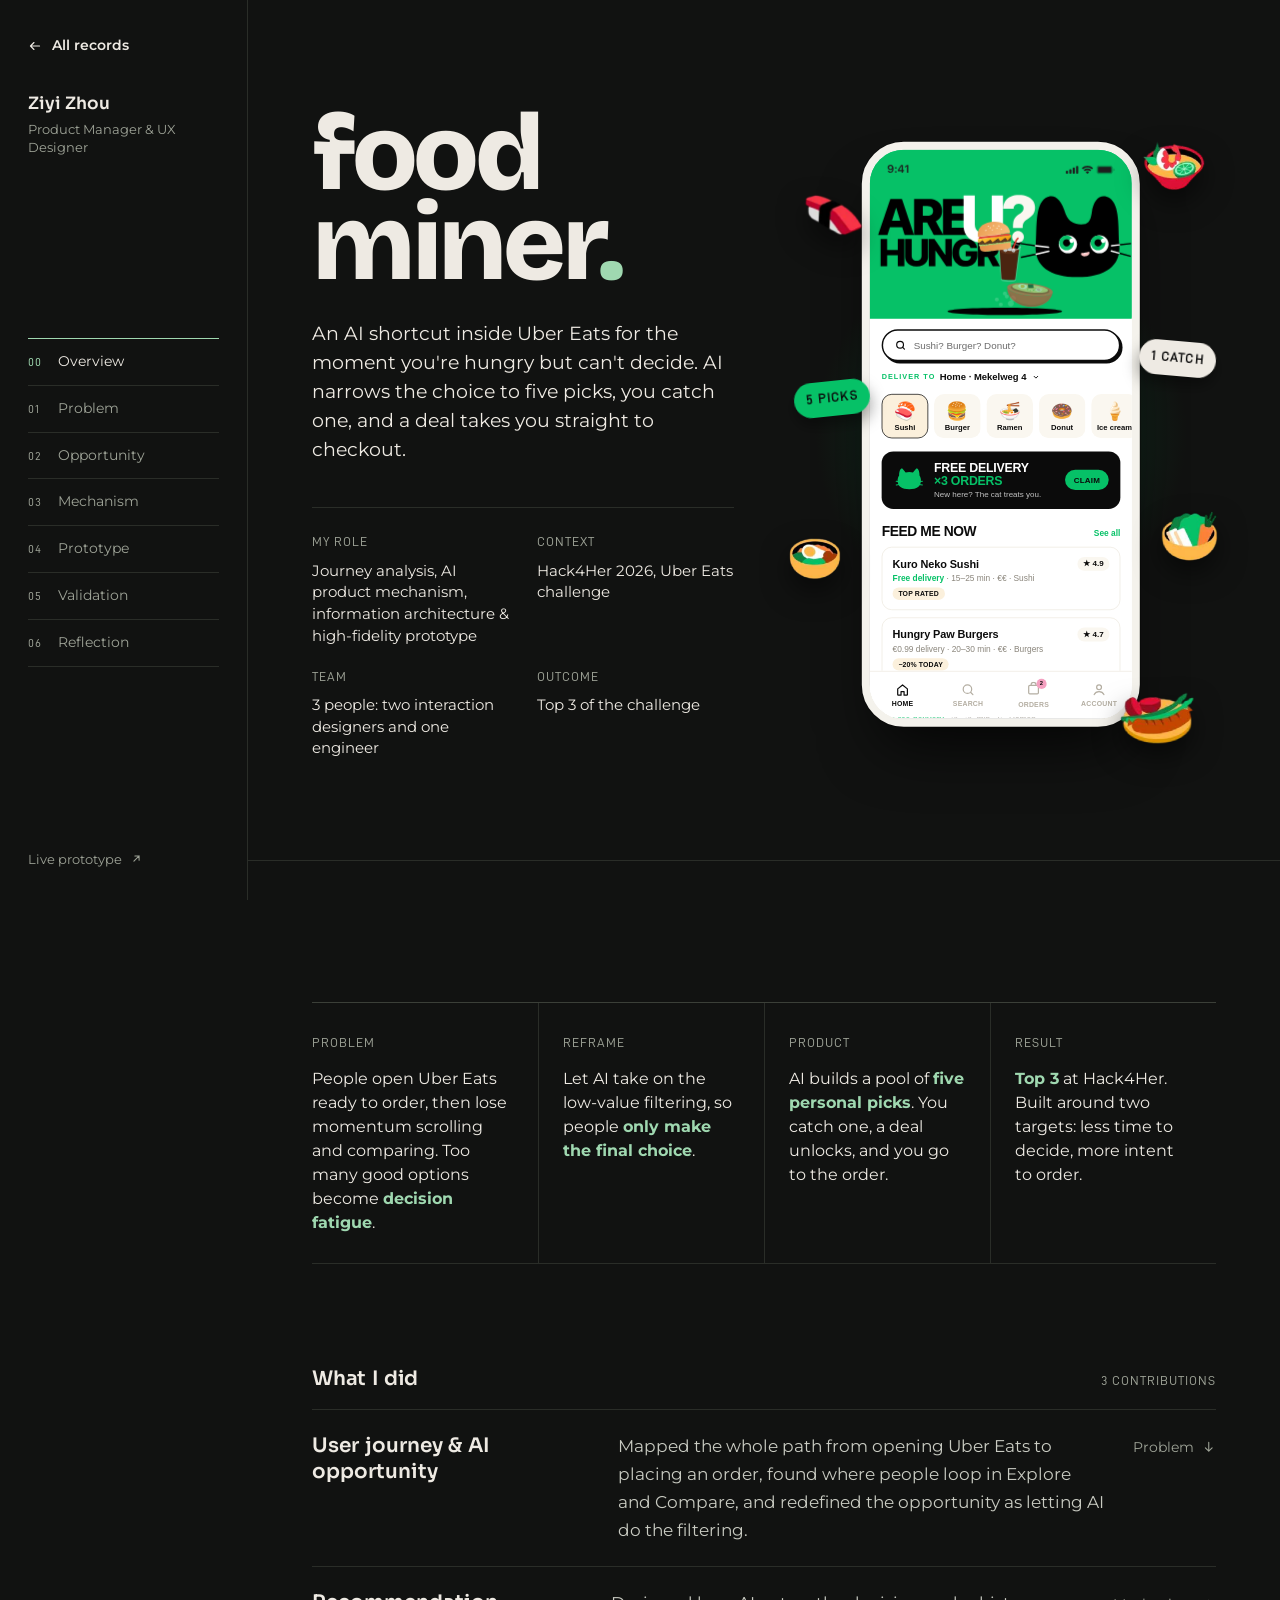
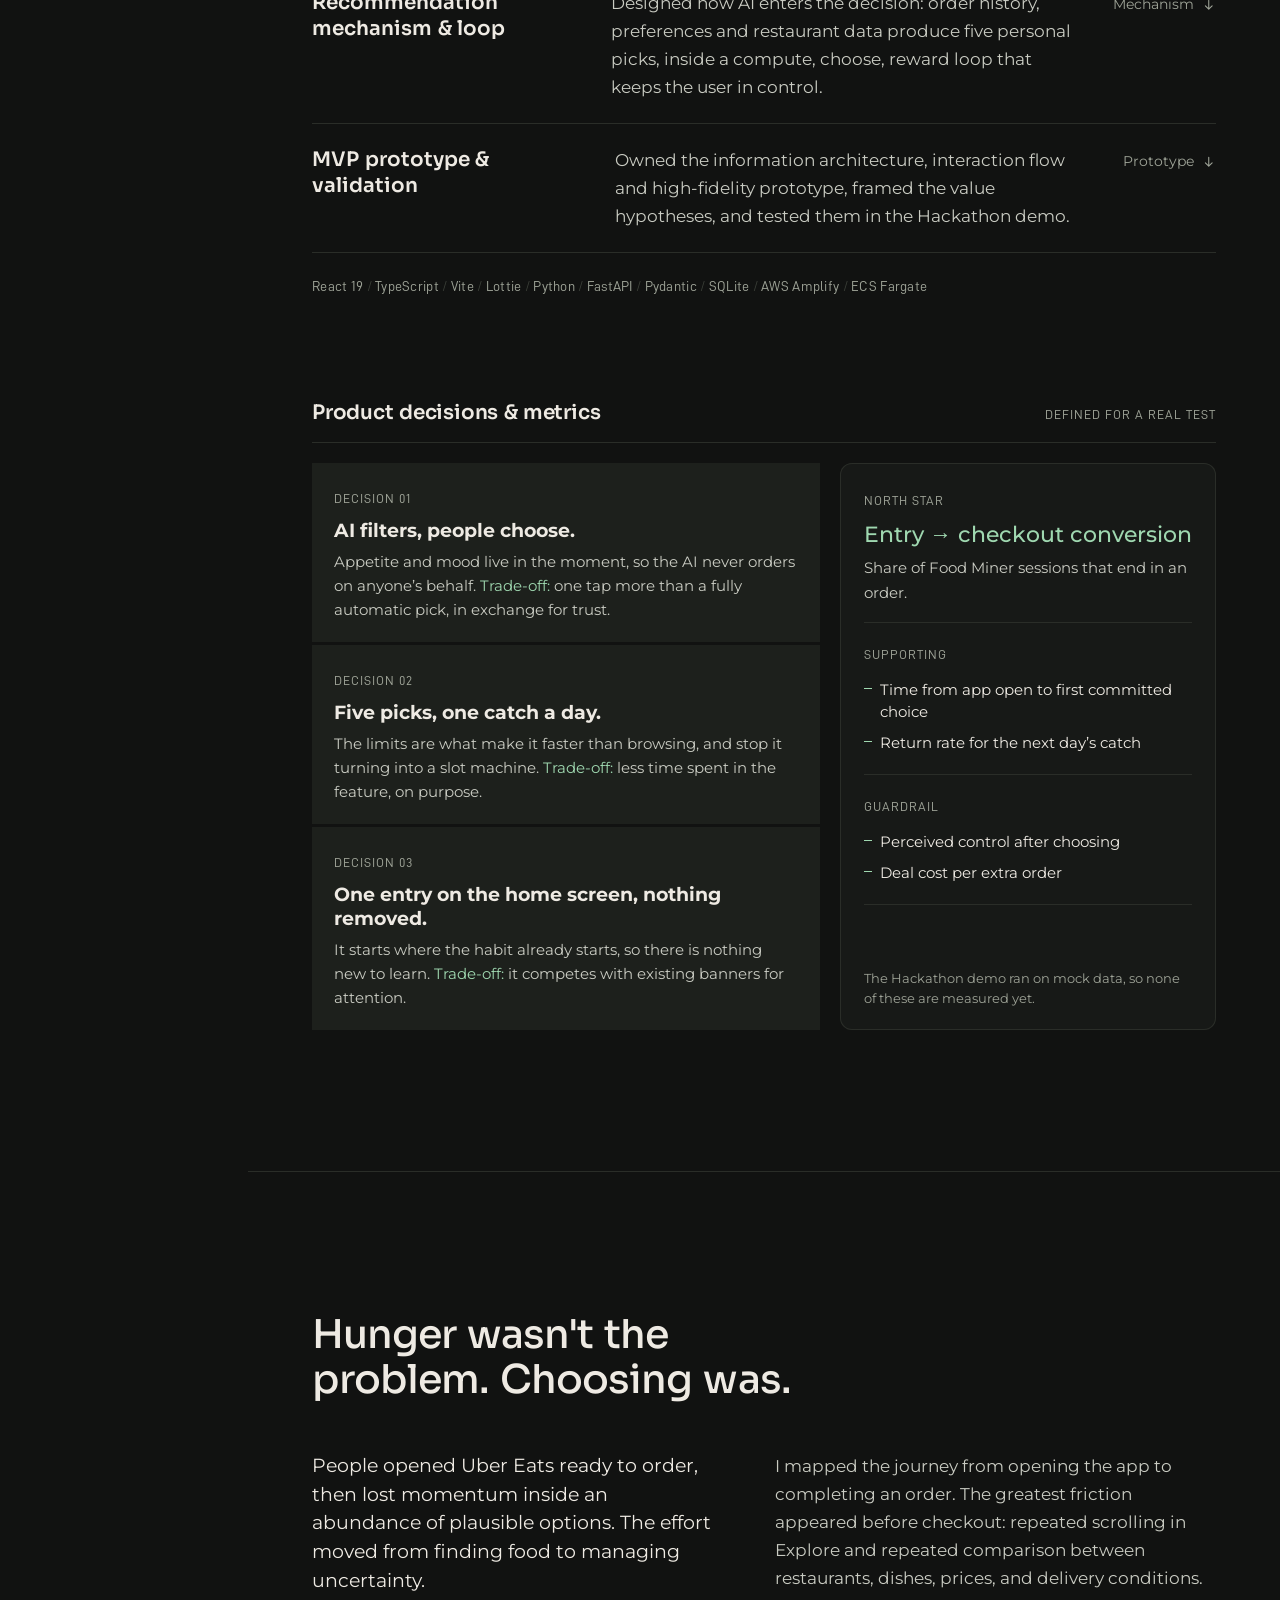
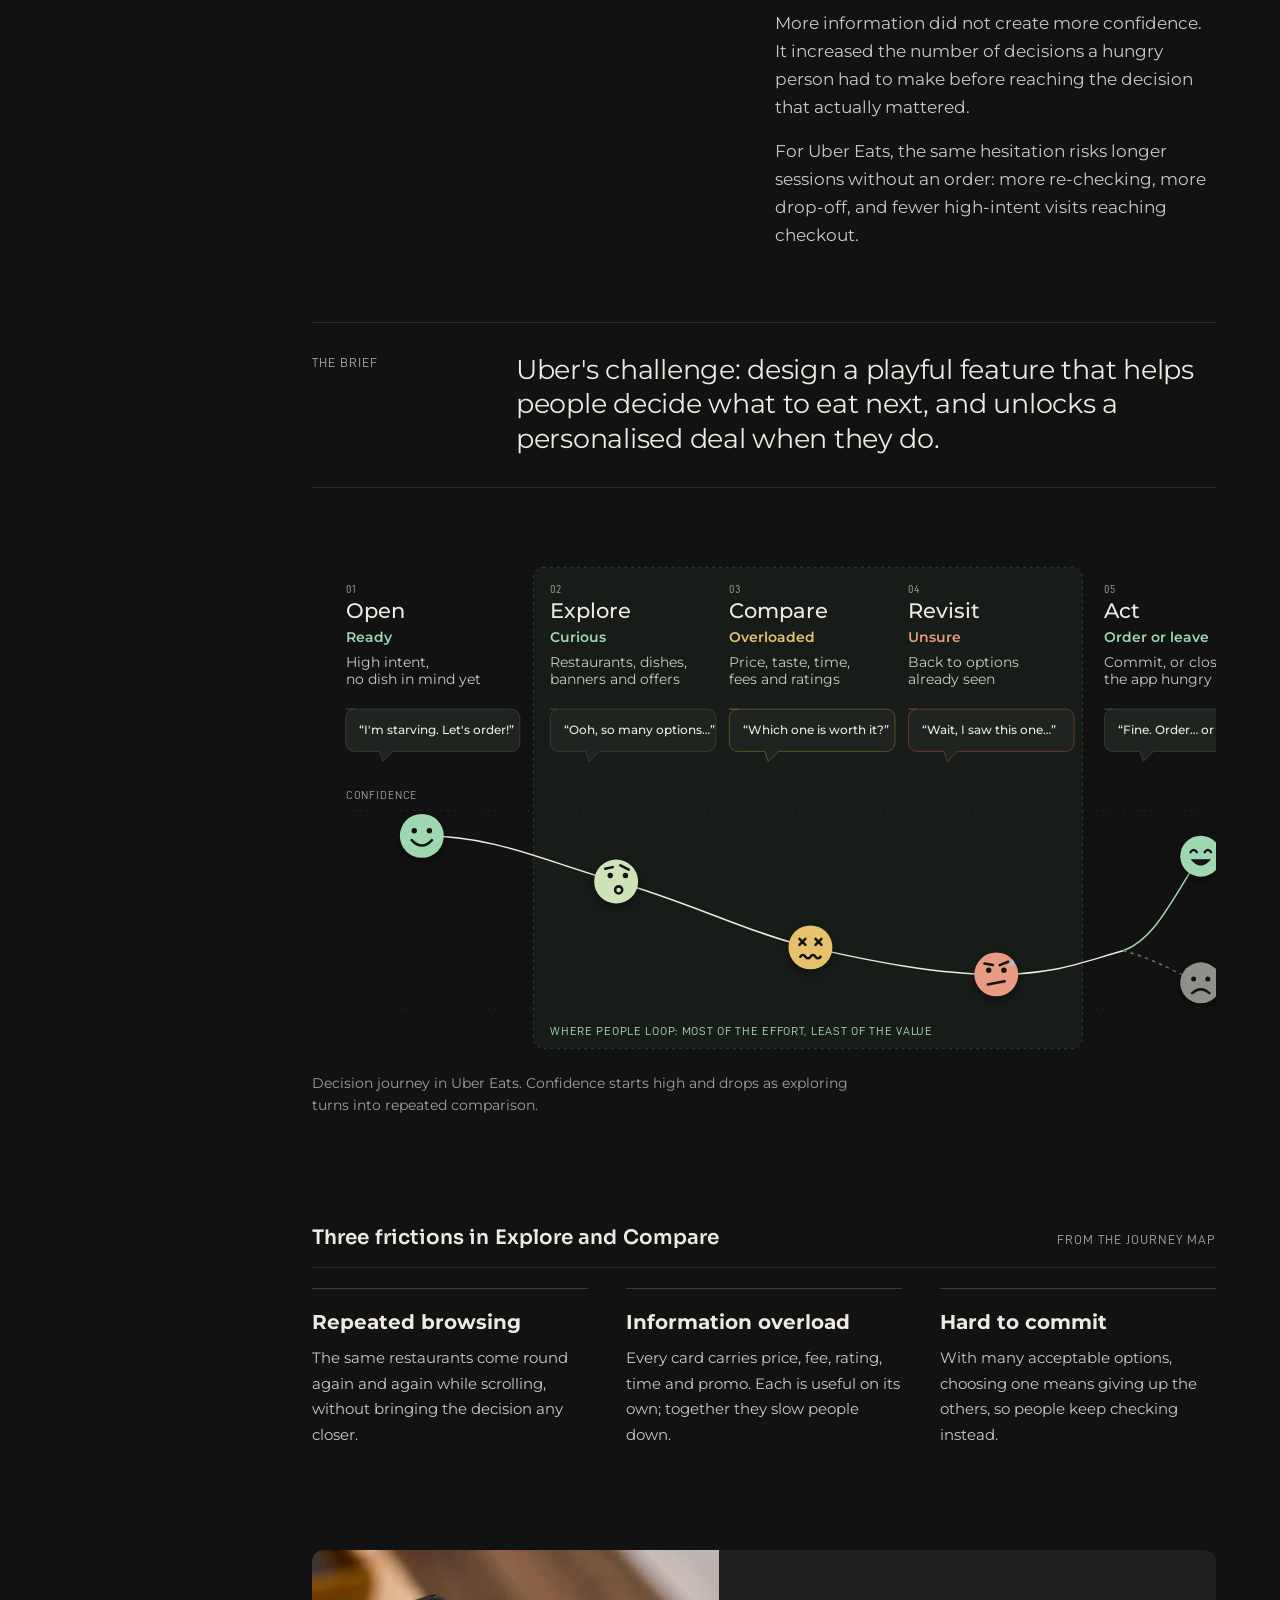
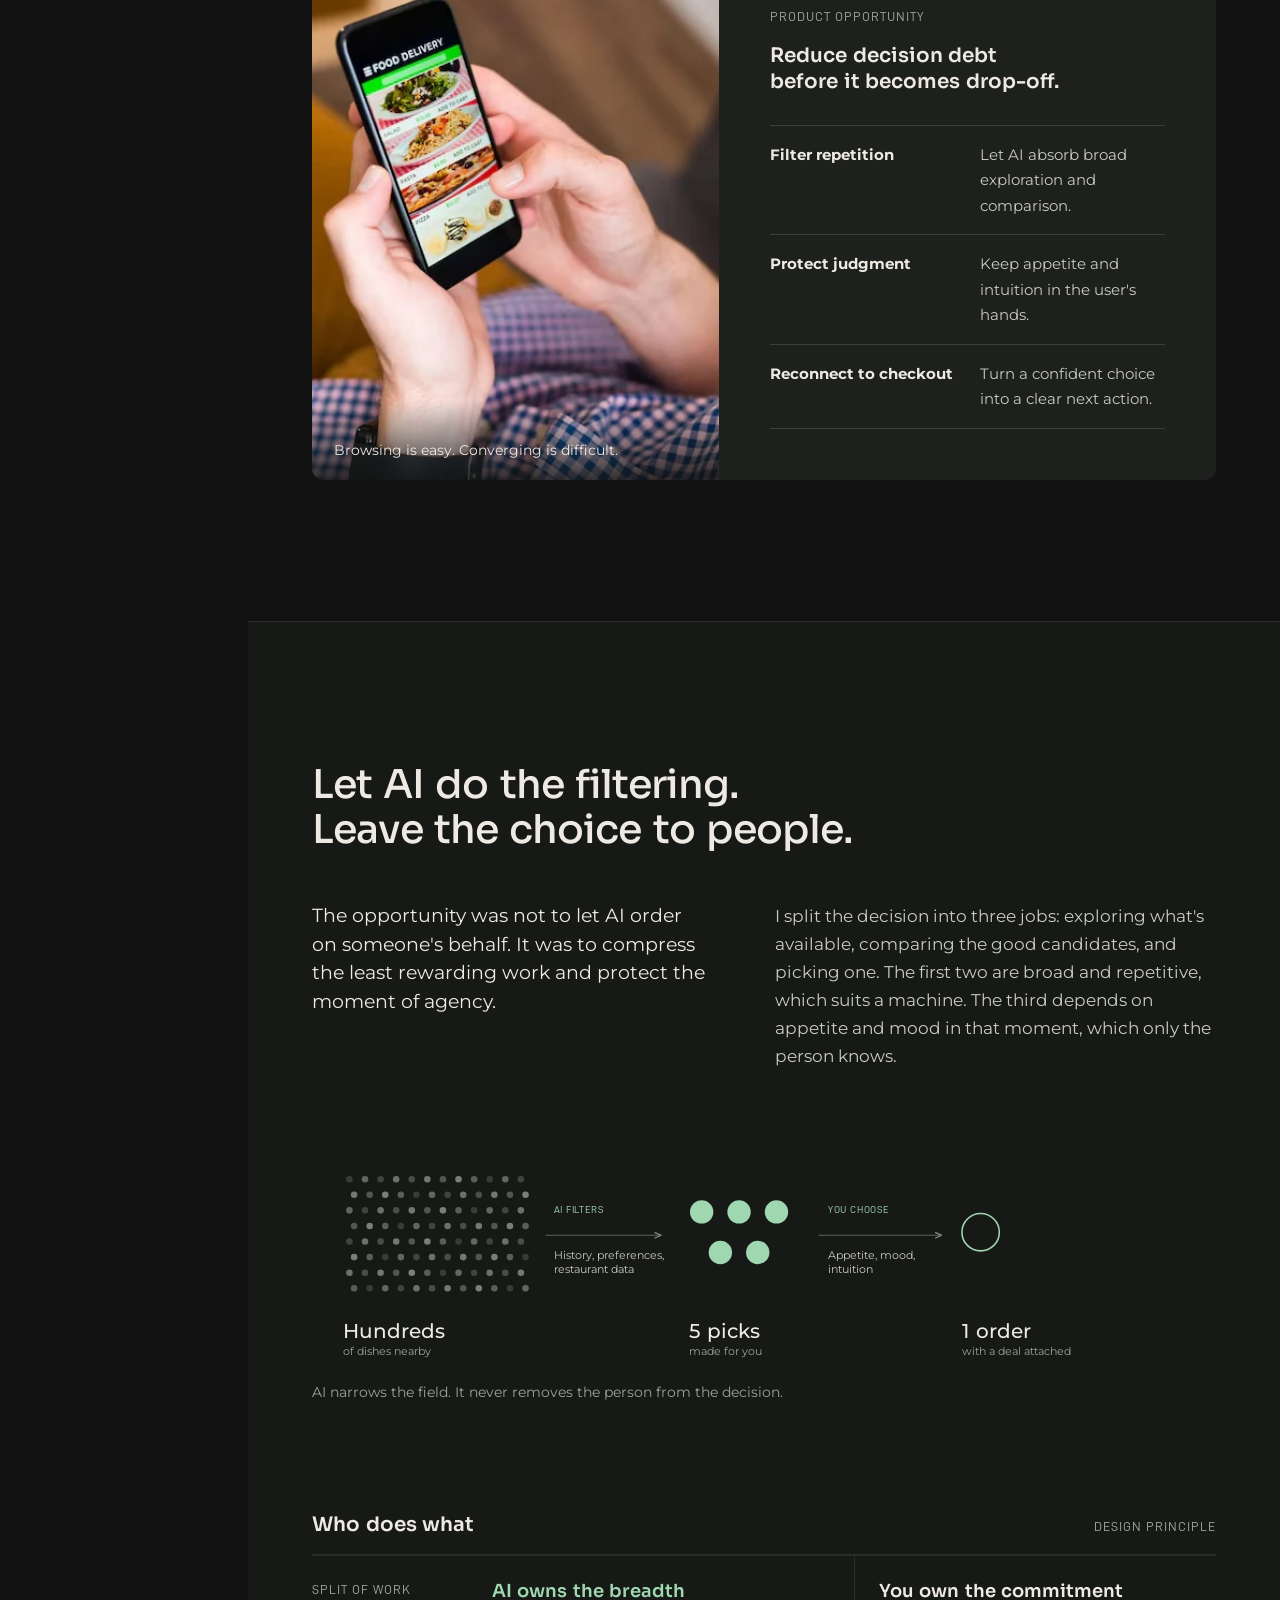
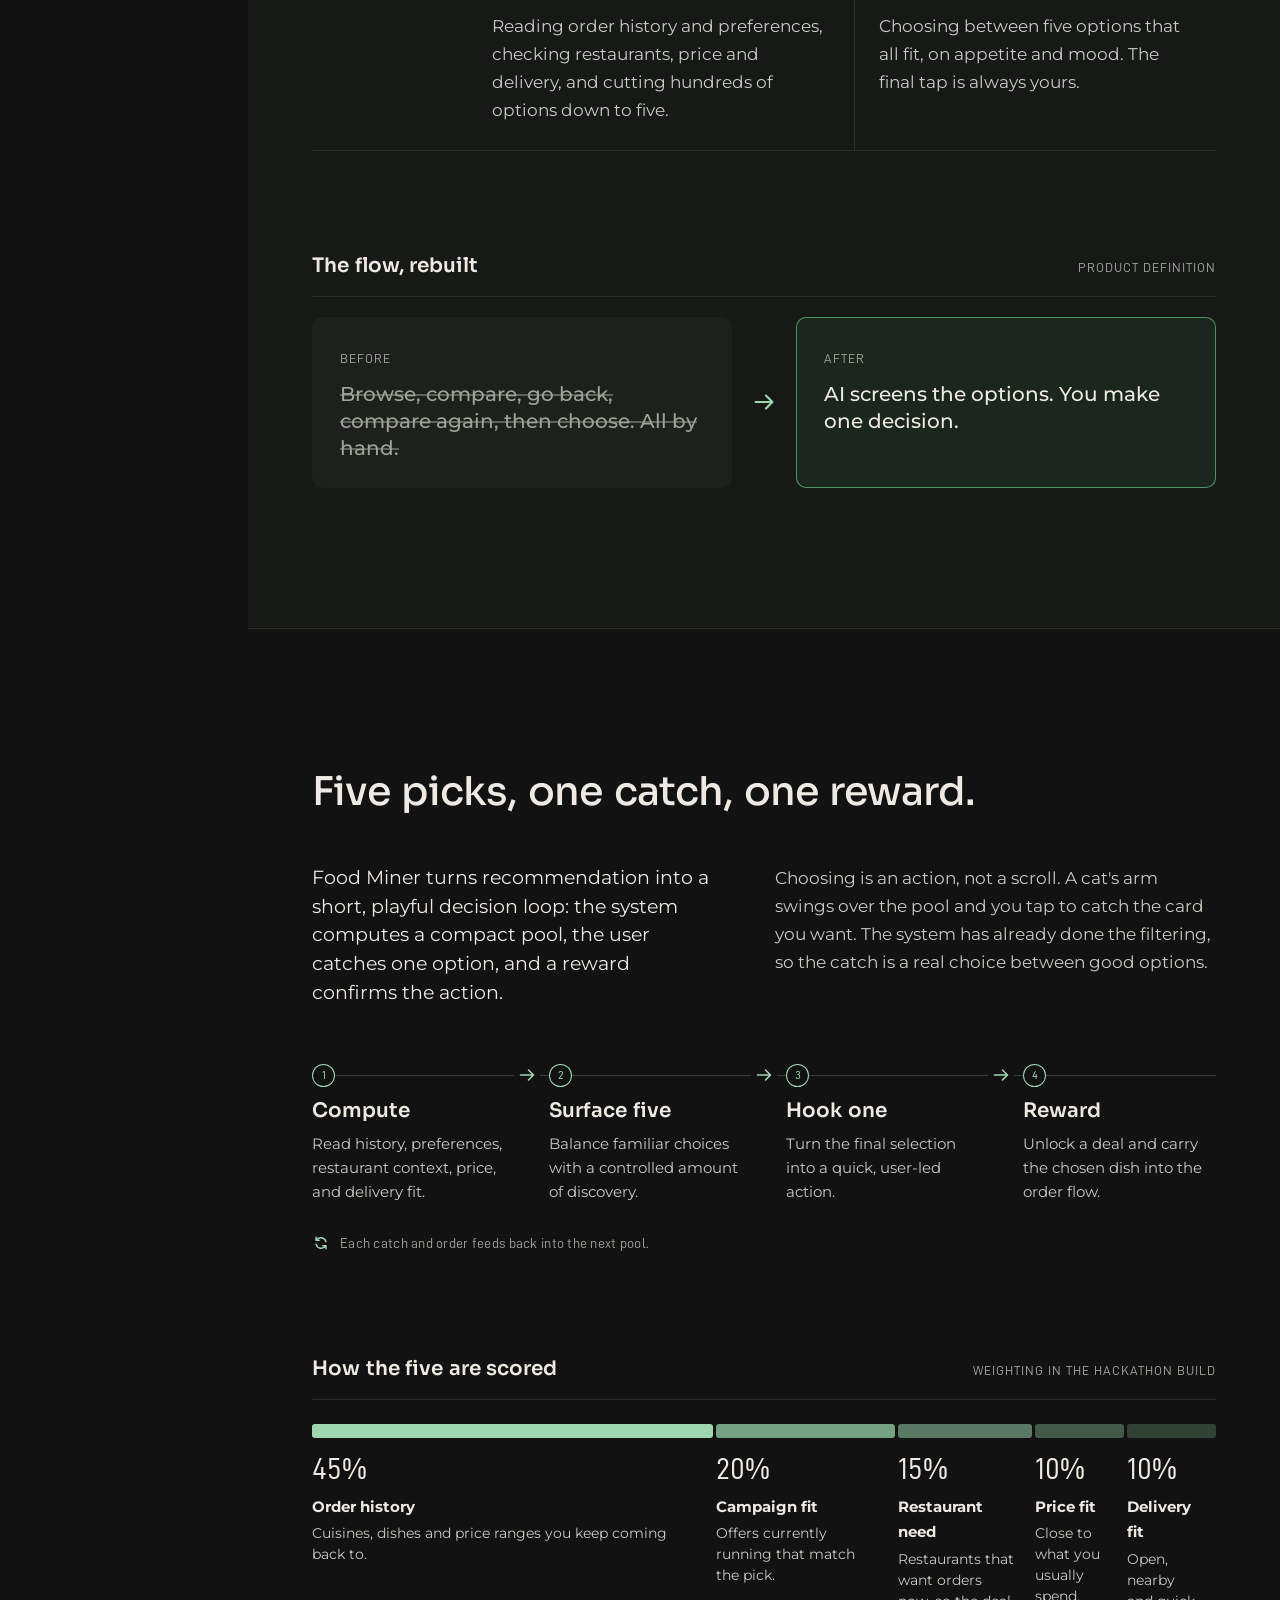
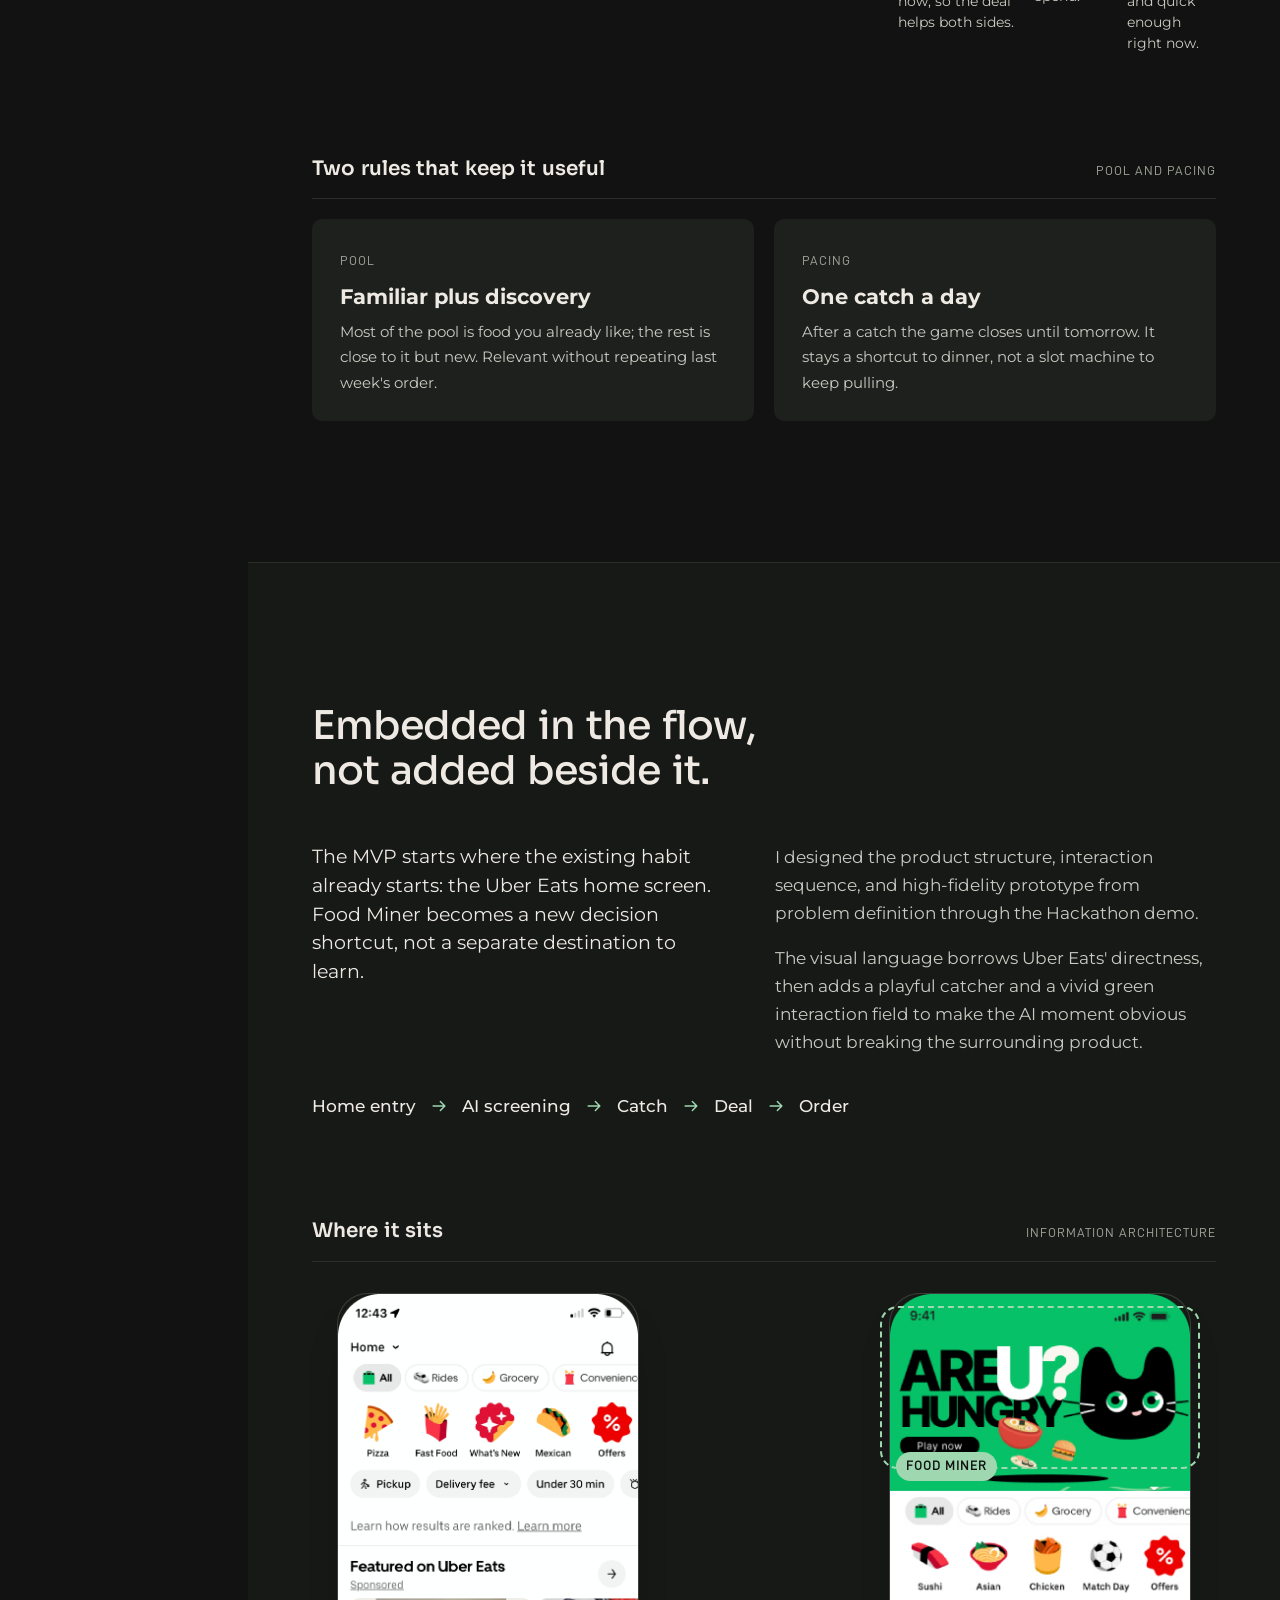
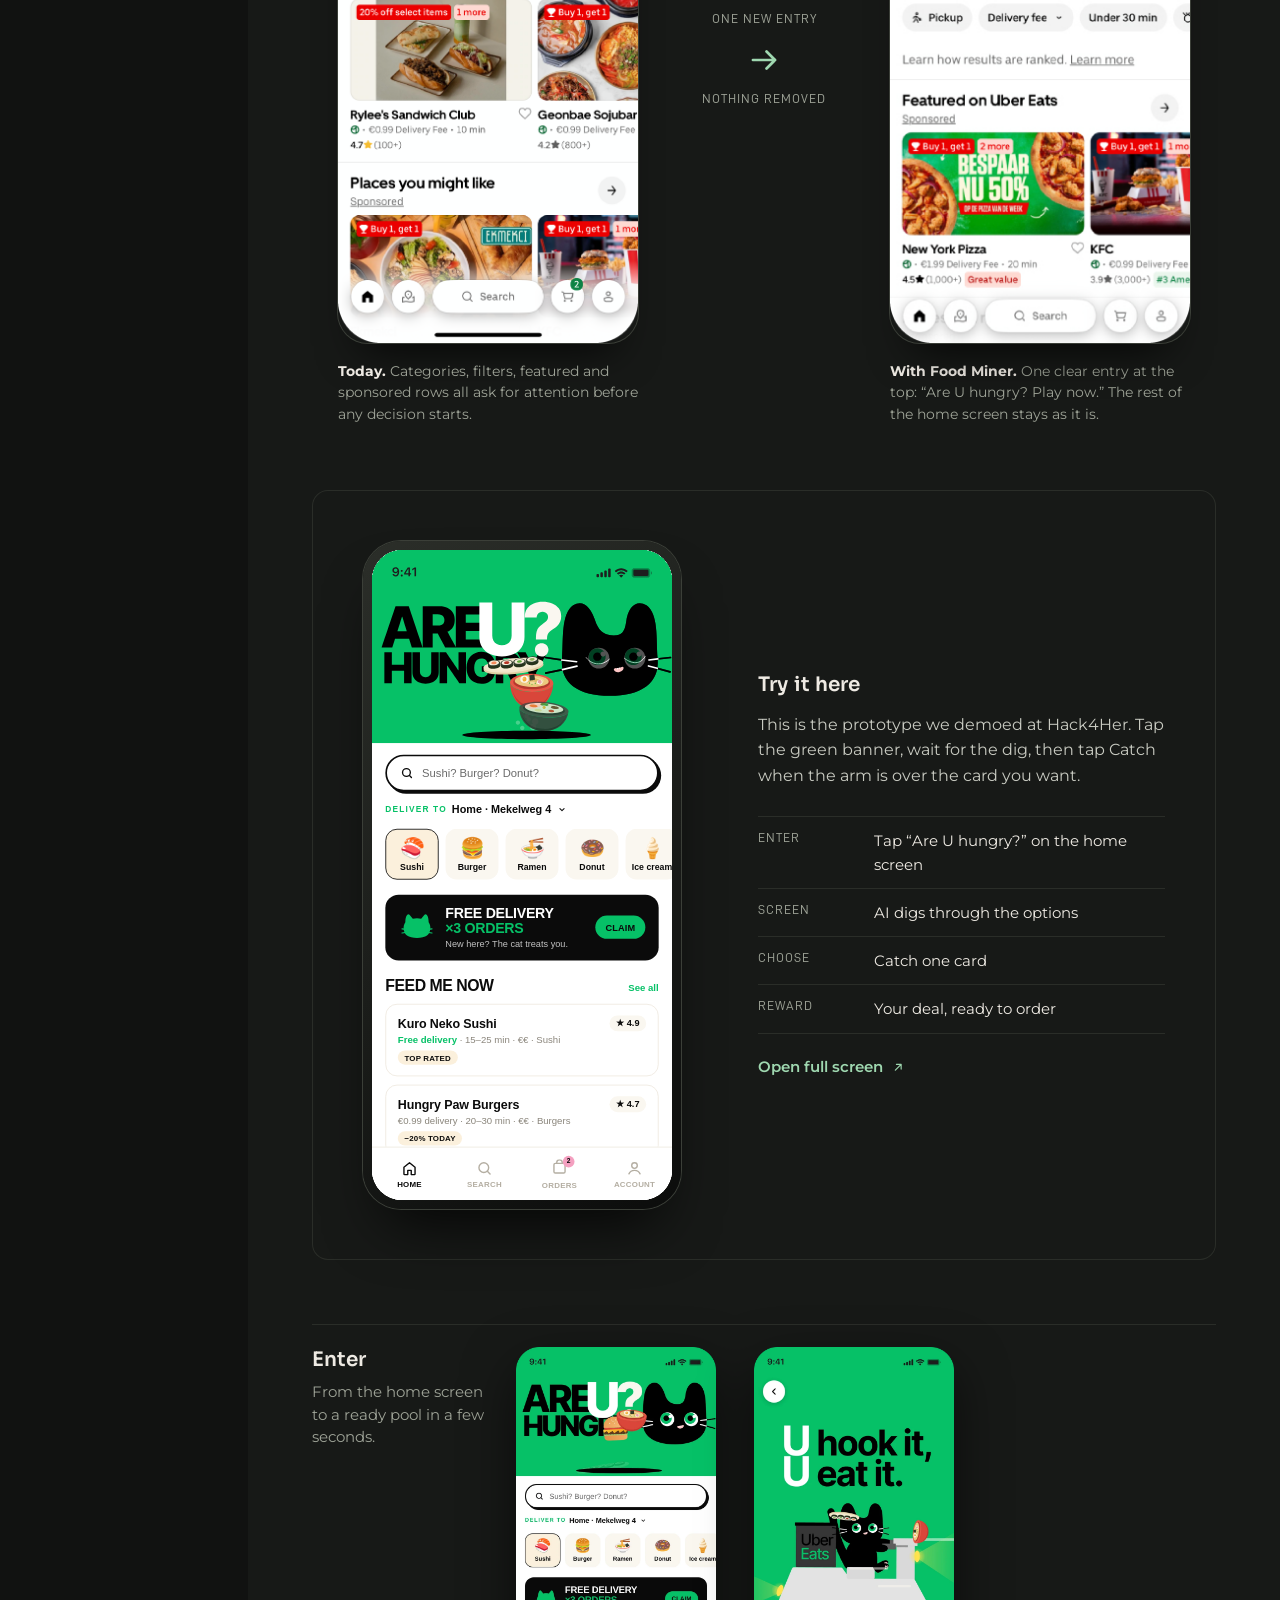
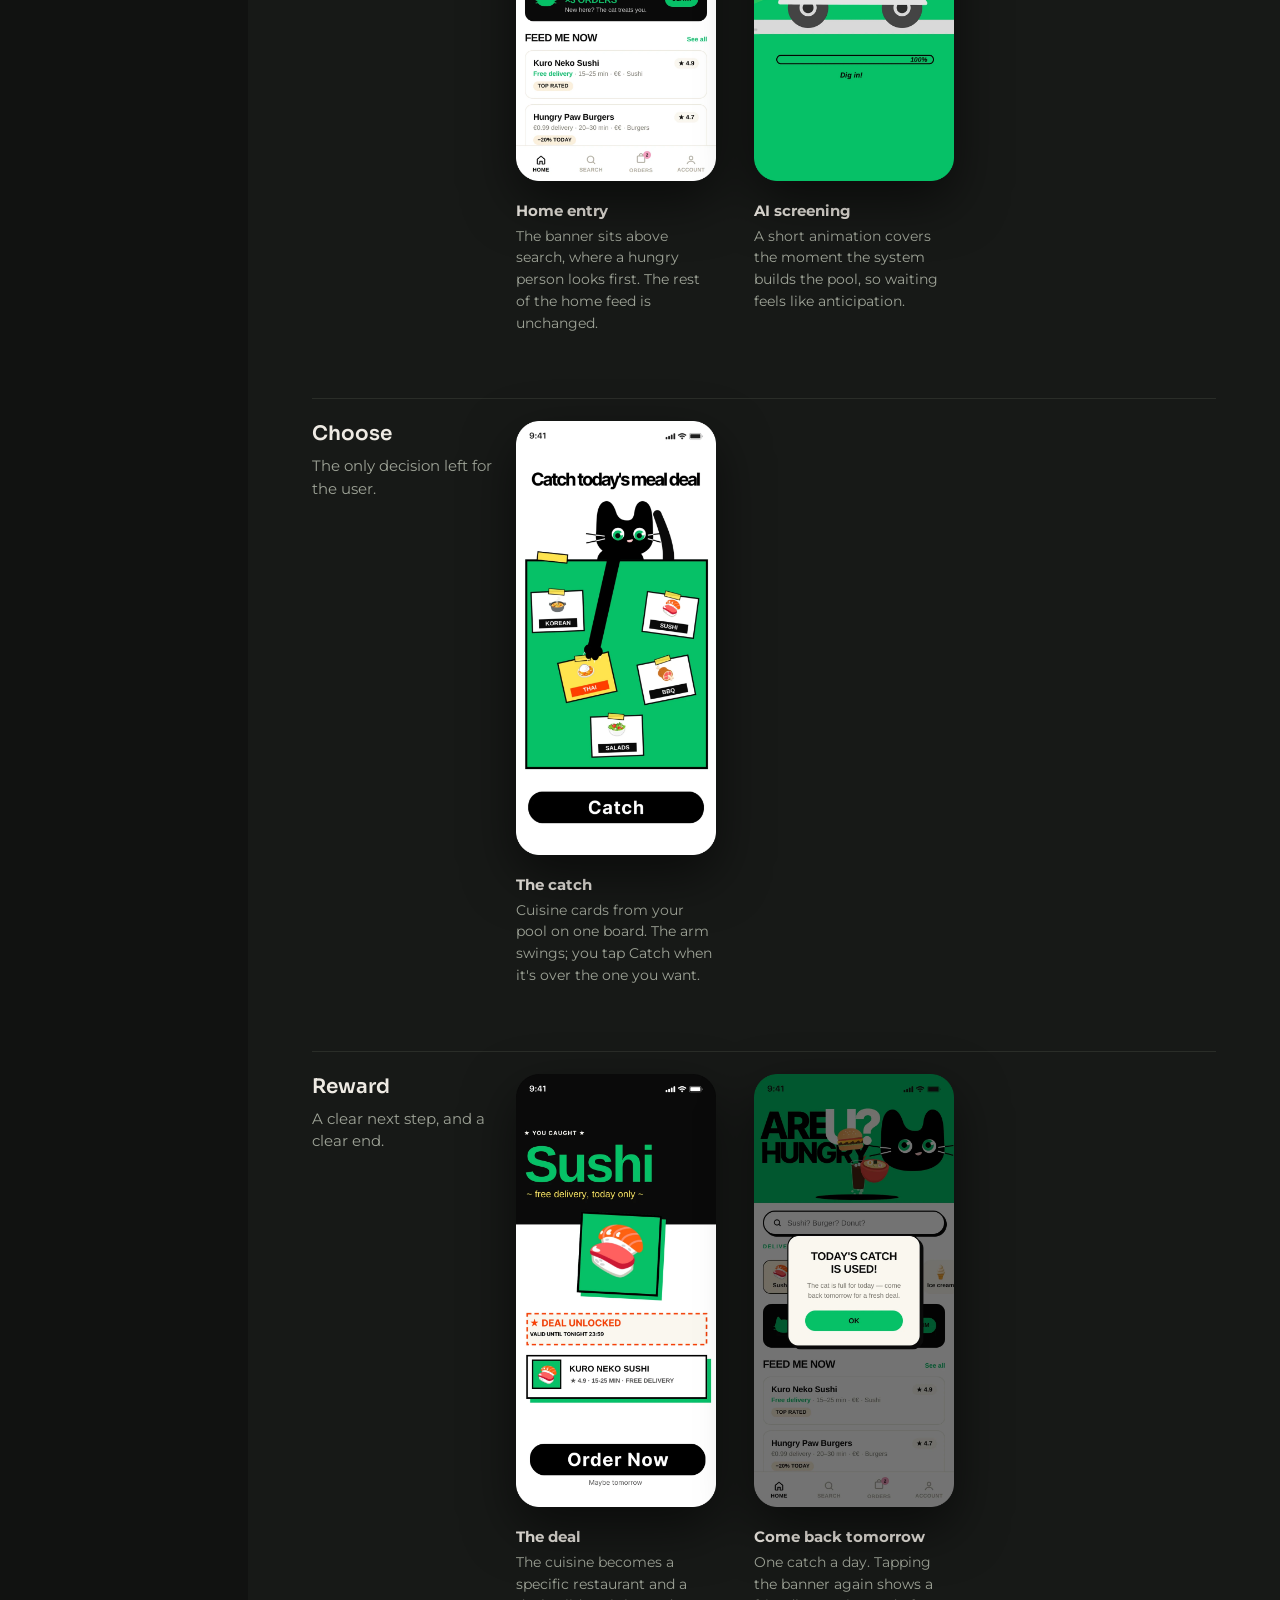
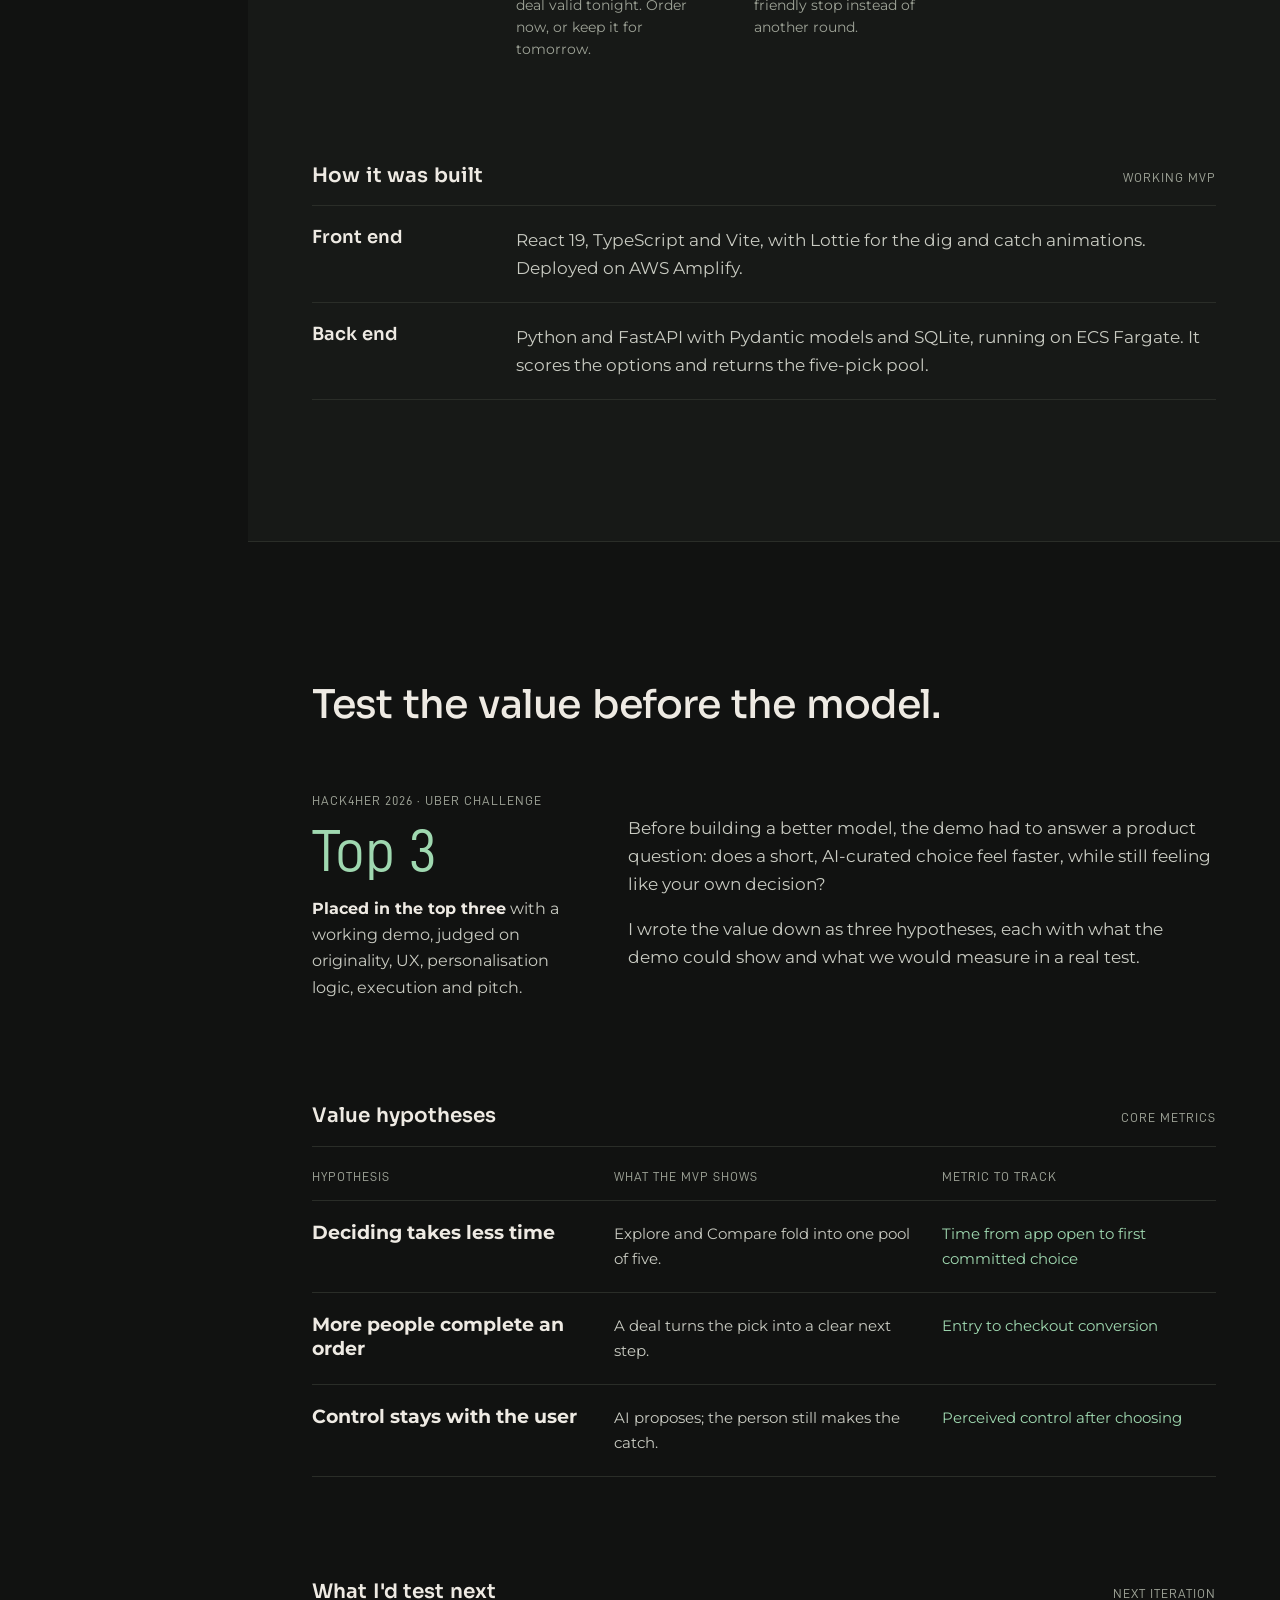
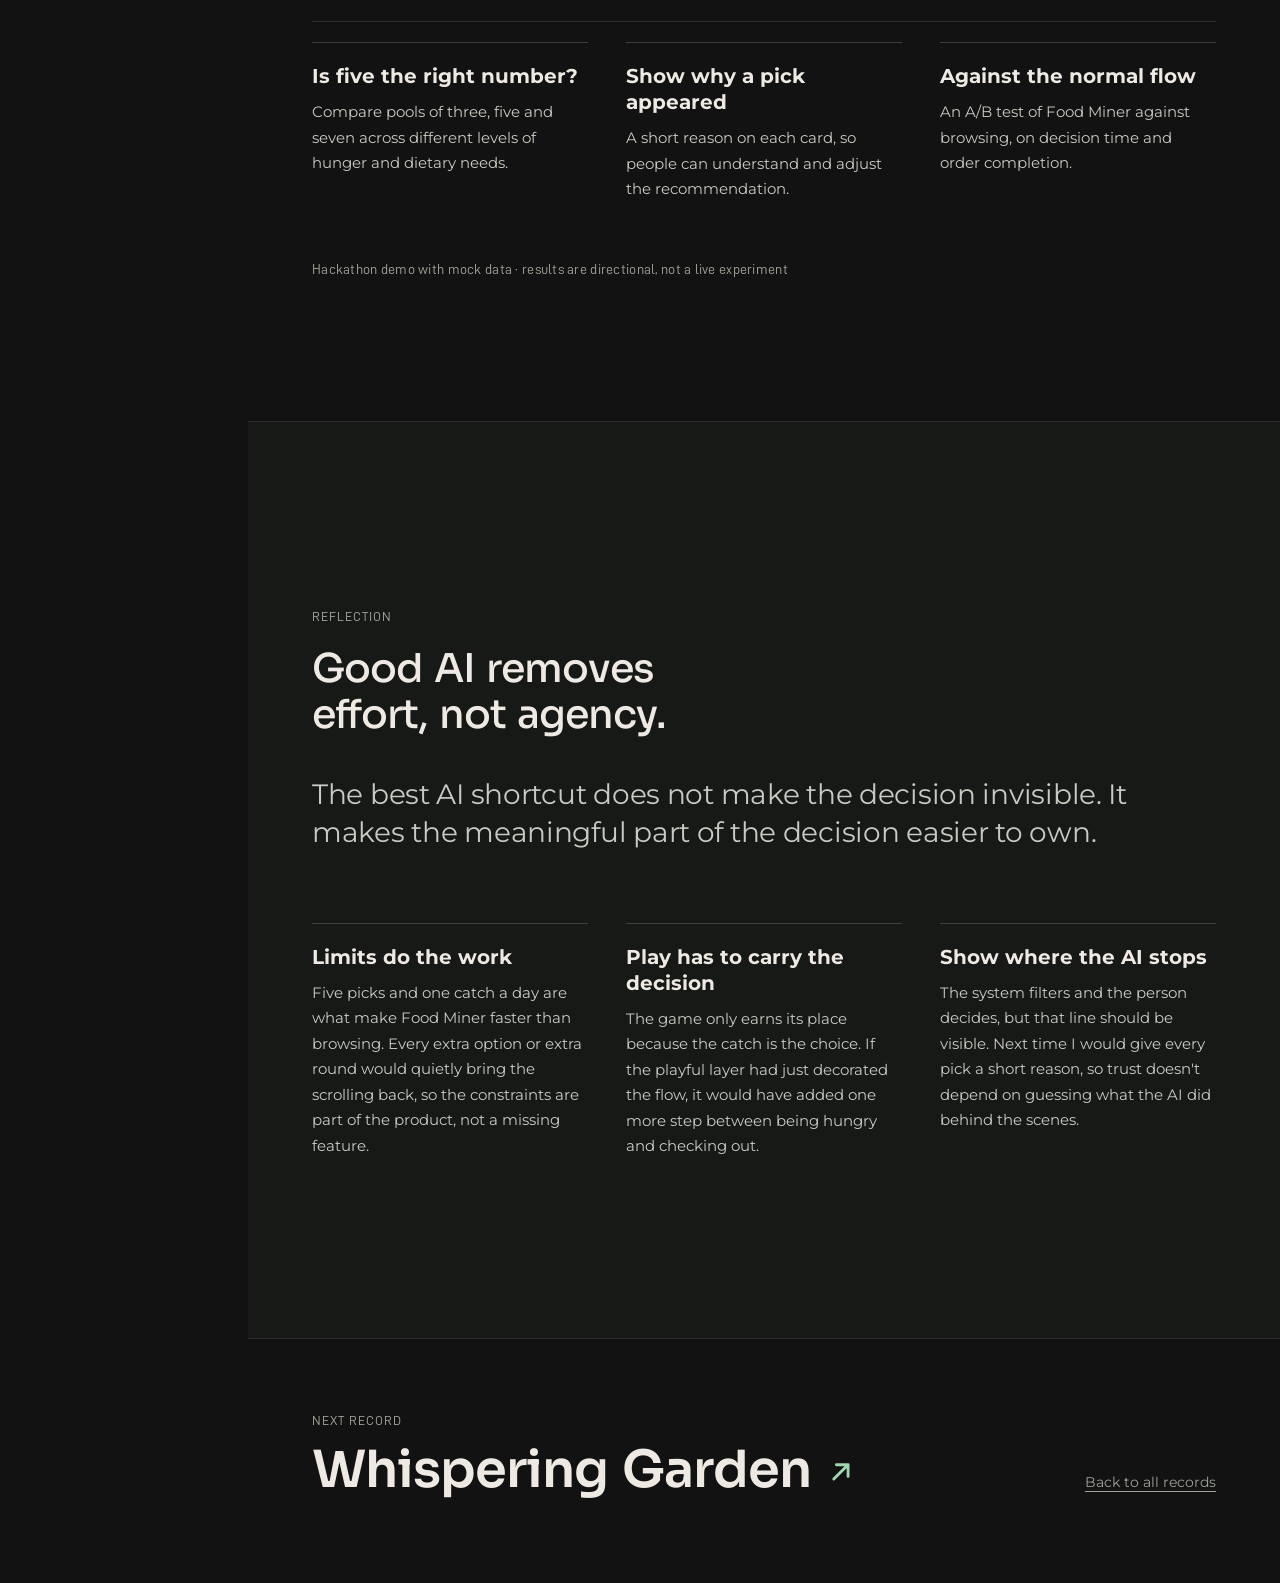
<file: food-miner.html>
<!doctype html>
<html lang="en">
<head>
  <meta charset="utf-8">
  <meta name="viewport" content="width=device-width, initial-scale=1">
  <meta name="description" content="Food Miner: an AI shortcut inside Uber Eats for the moment you are hungry but can't decide. AI narrows the choice to five picks, you catch one, and a deal carries you to checkout. Top 3 at Hack4Her 2026.">
  <meta name="theme-color" content="#111211">
  <title>Food Miner | Ziyi Zhou</title>
  <link rel="preload" href="assets/fonts/home/Jost.ttf" as="font" type="font/ttf" crossorigin>
  <link rel="preload" href="assets/fonts/home/Manrope.ttf" as="font" type="font/ttf" crossorigin>
  <link rel="stylesheet" href="sync-case.css?v=3">
  <link rel="stylesheet" href="food-case.css?v=4">
<link rel="stylesheet" href="cursor.css?v=1">
<link rel="stylesheet" href="type.css?v=3">
</head>
<body class="is-entering food">
  <svg width="0" height="0" style="position:absolute" aria-hidden="true">
    <symbol id="i-arrow" viewBox="0 0 20 20"><path d="M3.5 10h13M11.5 5l5 5-5 5"/></symbol>
    <symbol id="i-back" viewBox="0 0 20 20"><path d="M16.5 10h-13M8.5 5l-5 5 5 5"/></symbol>
    <symbol id="i-out" viewBox="0 0 20 20"><path d="M6 14 14 6M7.5 6H14v6.5"/></symbol>
    <symbol id="i-down" viewBox="0 0 20 20"><path d="M10 3.5v13M5 11.5l5 5 5-5"/></symbol>
    <symbol id="i-loop" viewBox="0 0 20 20"><path d="M15.5 8.5A6 6 0 0 0 4.6 7M4.5 11.5A6 6 0 0 0 15.4 13M4.5 3.5V7h3.5M15.5 16.5V13H12"/></symbol>
  </svg>
  <a class="skip" href="#main">Skip to case study</a>

  <div class="shell">
    <aside class="rail" aria-label="Case study navigation">
      <a class="back" href="index.html"><svg class="icon"><use href="#i-back"/></svg>All records</a>
      <div class="who"><strong>Ziyi Zhou</strong><span>Product Manager &amp; UX Designer</span></div>
      <nav class="chapters chapter-nav" aria-label="Chapters">
        <a href="#cover" class="is-current"><span>00</span>Overview</a>
        <a href="#problem"><span>01</span>Problem</a>
        <a href="#opportunity"><span>02</span>Opportunity</a>
        <a href="#mechanism"><span>03</span>Mechanism</a>
        <a href="#product"><span>04</span>Prototype</a>
        <a href="#validation"><span>05</span>Validation</a>
        <a href="#reflection"><span>06</span>Reflection</a>
      </nav>
      <a class="source" href="assets/uber-eats/prototype/index.html" target="_blank" rel="noreferrer">Live prototype <svg class="icon"><use href="#i-out"/></svg></a>
    </aside>

    <main class="main" id="main">
      <!-- ================= OVERVIEW ================= -->
      <section class="cover" id="cover" aria-labelledby="title">
        <div class="wrap">
          <div>
            <h1 id="title"><span>Food</span><span>Miner<i>.</i></span></h1>
            <p class="statement">An AI shortcut inside Uber Eats for the moment you're hungry but can't decide. AI narrows the choice to five picks, you catch one, and a deal takes you straight to checkout.</p>
            <dl class="facts">
              <div><dt class="panel">My role</dt><dd>Journey analysis, AI product mechanism, information architecture &amp; high-fidelity prototype</dd></div>
              <div><dt class="panel">Context</dt><dd>Hack4Her 2026, Uber Eats challenge</dd></div>
              <div><dt class="panel">Team</dt><dd>3 people: two interaction designers and one engineer</dd></div>
              <div><dt class="panel">Outcome</dt><dd>Top 3 of the challenge</dd></div>
            </dl>
          </div>
          <div class="stage live-stage" aria-label="Food Miner running at the top of the Uber Eats home screen">
            <span class="blob" aria-hidden="true"></span>
            <img class="pick p1" src="assets/uber-eats/sushi.png" width="166" height="126" alt="" aria-hidden="true">
            <img class="pick p2" src="assets/uber-eats/ramen.png" width="132" height="86" alt="" aria-hidden="true">
            <img class="pick p3" src="assets/uber-eats/bibimbap.png" width="145" height="106" alt="" aria-hidden="true">
            <img class="pick p4" src="assets/uber-eats/salad.png" width="133" height="118" alt="" aria-hidden="true">
            <img class="pick p5" src="assets/uber-eats/hot-dog.png" width="118" height="131" alt="" aria-hidden="true">
            <span class="tag t1 panel" aria-hidden="true">5 picks</span>
            <span class="tag t2 panel" aria-hidden="true">1 catch</span>
            <div class="live-phone">
              <img src="assets/uber-eats/screens/entry.webp" width="720" height="1560" alt="Uber Eats home with the Food Miner entry at the top: Are U hungry?">
              <iframe src="assets/uber-eats/prototype/index.html" title="Animated Food Miner entry screen" tabindex="-1"></iframe>
            </div>
          </div>
        </div>
      </section>

      <section class="section" aria-labelledby="summary-title">
        <h2 class="sr" id="summary-title">Summary</h2>
        <div class="wrap">
          <div class="summary">
            <div><span class="panel">Problem</span><p>People open Uber Eats ready to order, then lose momentum scrolling and comparing. Too many good options become <b>decision fatigue</b>.</p></div>
            <div><span class="panel">Reframe</span><p>Let AI take on the low-value filtering, so people <b>only make the final choice</b>.</p></div>
            <div><span class="panel">Product</span><p>AI builds a pool of <b>five personal picks</b>. You catch one, a deal unlocks, and you go to the order.</p></div>
            <div><span class="panel">Result</span><p><b>Top 3</b> at Hack4Her. Built around two targets: less time to decide, more intent to order.</p></div>
          </div>

          <div class="block">
            <div class="block-head"><h2 class="h3">What I did</h2><span class="panel">3 contributions</span></div>
            <ul class="credits">
              <li><h3>User journey &amp; AI opportunity</h3><p>Mapped the whole path from opening Uber Eats to placing an order, found where people loop in Explore and Compare, and redefined the opportunity as letting AI do the filtering.</p><a href="#problem">Problem <svg class="icon"><use href="#i-down"/></svg></a></li>
              <li><h3>Recommendation mechanism &amp; loop</h3><p>Designed how AI enters the decision: order history, preferences and restaurant data produce five personal picks, inside a compute, choose, reward loop that keeps the user in control.</p><a href="#mechanism">Mechanism <svg class="icon"><use href="#i-down"/></svg></a></li>
              <li><h3>MVP prototype &amp; validation</h3><p>Owned the information architecture, interaction flow and high-fidelity prototype, framed the value hypotheses, and tested them in the Hackathon demo.</p><a href="#product">Prototype <svg class="icon"><use href="#i-down"/></svg></a></li>
            </ul>
            <p class="stack plain-panel"><span>React 19</span><span>TypeScript</span><span>Vite</span><span>Lottie</span><span>Python</span><span>FastAPI</span><span>Pydantic</span><span>SQLite</span><span>AWS Amplify</span><span>ECS Fargate</span></p>
          </div>

          <div class="block pdm">
            <div class="block-head"><h2 class="h3">Product decisions &amp; metrics</h2><span class="panel">Defined for a real test</span></div>
            <div class="pdm-grid">
              <ol class="pdm-dec"><li><span class="panel">Decision 01</span><strong>AI filters, people choose.</strong><p>Appetite and mood live in the moment, so the AI never orders on anyone’s behalf. <em>Trade-off:</em> one tap more than a fully automatic pick, in exchange for trust.</p></li><li><span class="panel">Decision 02</span><strong>Five picks, one catch a day.</strong><p>The limits are what make it faster than browsing, and stop it turning into a slot machine. <em>Trade-off:</em> less time spent in the feature, on purpose.</p></li><li><span class="panel">Decision 03</span><strong>One entry on the home screen, nothing removed.</strong><p>It starts where the habit already starts, so there is nothing new to learn. <em>Trade-off:</em> it competes with existing banners for attention.</p></li></ol>
              <div class="pdm-met">
                <div class="ns"><span class="panel">North star</span><strong>Entry → checkout conversion</strong><p>Share of Food Miner sessions that end in an order.</p></div>
                <div><span class="panel">Supporting</span><ul><li>Time from app open to first committed choice</li><li>Return rate for the next day’s catch</li></ul></div>
                <div><span class="panel">Guardrail</span><ul><li>Perceived control after choosing</li><li>Deal cost per extra order</li></ul></div>
                <p class="pdm-note">The Hackathon demo ran on mock data, so none of these are measured yet.</p>
              </div>
            </div>
          </div>
        </div>
      </section>

      <!-- ================= PROBLEM ================= -->
      <section class="section" id="problem" aria-labelledby="problem-title">
        <div class="wrap">
          <h2 id="problem-title">Hunger wasn't the problem. Choosing was.</h2>
          <div class="two">
            <p class="lede">People opened Uber Eats ready to order, then lost momentum inside an abundance of plausible options. The effort moved from finding food to managing uncertainty.</p>
            <div class="prose">
              <p>I mapped the journey from opening the app to completing an order. The greatest friction appeared before checkout: repeated scrolling in Explore and repeated comparison between restaurants, dishes, prices, and delivery conditions.</p>
              <p>More information did not create more confidence. It increased the number of decisions a hungry person had to make before reaching the decision that actually mattered.</p>
              <p>For Uber Eats, the same hesitation risks longer sessions without an order: more re-checking, more drop-off, and fewer high-intent visits reaching checkout.</p>
            </div>
          </div>
          <div class="question">
            <span class="panel">The brief</span>
            <p>Uber's challenge: design a playful feature that helps people decide what to eat next, and unlocks a personalised deal when they do.</p>
          </div>

          <p class="swipe panel" aria-hidden="true">Swipe to see the full journey <svg class="icon"><use href="#i-arrow"/></svg></p>
          <figure class="journey" aria-labelledby="journey-cap">
            <svg viewBox="0 0 1160 600" role="img" aria-label="Decision journey in Uber Eats. Open: ready and happy. Explore: curious. Compare: overloaded. Revisit: unsure. Then people either order happily or leave hungry. Confidence drops through Explore, Compare and Revisit, where most of the friction sits.">
              <defs>
                <symbol id="f-happy" viewBox="-30 -30 60 60"><circle r="26" style="fill:var(--fc,#9fd8b0)"/><circle cx="-9" cy="-6" r="3.2" style="fill:#111211"/><circle cx="9" cy="-6" r="3.2" style="fill:#111211"/><path d="M-12 5 Q0 18 12 5" style="fill:none;stroke:#111211;stroke-width:3;stroke-linecap:round;stroke-linejoin:round"/></symbol>
                <symbol id="f-curious" viewBox="-30 -30 60 60"><circle r="26" style="fill:var(--fc,#9fd8b0)"/><circle cx="-7" cy="-7" r="3.2" style="fill:#111211"/><circle cx="11" cy="-7" r="3.2" style="fill:#111211"/><path d="M-13 -15 L-4 -17 M5 -19 L15 -14" style="fill:none;stroke:#111211;stroke-width:3;stroke-linecap:round;stroke-linejoin:round"/><circle cx="3" cy="10" r="4.2" style="fill:none;stroke:#111211;stroke-width:3;stroke-linecap:round;stroke-linejoin:round"/></symbol>
                <symbol id="f-dizzy" viewBox="-30 -30 60 60"><circle r="26" style="fill:var(--fc,#9fd8b0)"/><path d="M-13 -10 l7 7 M-6 -10 l-7 7 M6 -10 l7 7 M13 -10 l-7 7" style="fill:none;stroke:#111211;stroke-width:3;stroke-linecap:round;stroke-linejoin:round"/><path d="M-12 11 q3 -4 6 0 t6 0 t6 0 t6 0" style="fill:none;stroke:#111211;stroke-width:3;stroke-linecap:round;stroke-linejoin:round"/></symbol>
                <symbol id="f-unsure" viewBox="-30 -30 60 60"><circle r="26" style="fill:var(--fc,#9fd8b0)"/><circle cx="-9" cy="-5" r="3.2" style="fill:#111211"/><circle cx="9" cy="-5" r="3.2" style="fill:#111211"/><path d="M-14 -13 L-4 -11 M4 -11 L14 -15" style="fill:none;stroke:#111211;stroke-width:3;stroke-linecap:round;stroke-linejoin:round"/><path d="M-10 12 L10 8" style="fill:none;stroke:#111211;stroke-width:3;stroke-linecap:round;stroke-linejoin:round"/><path d="M19 -18 q4 6 0 9 q-4 -3 0 -9z" style="fill:#8cc9e6"/></symbol>
                <symbol id="f-yum" viewBox="-30 -30 60 60"><circle r="26" style="fill:var(--fc,#9fd8b0)"/><path d="M-13 -5 q4 -6 8 0 M5 -5 q4 -6 8 0" style="fill:none;stroke:#111211;stroke-width:3;stroke-linecap:round;stroke-linejoin:round"/><path d="M-13 4 Q0 20 13 4 Z" style="fill:#111211"/></symbol>
                <symbol id="f-sad" viewBox="-30 -30 60 60"><circle r="26" style="fill:var(--fc,#9fd8b0)"/><circle cx="-9" cy="-5" r="3.2" style="fill:#111211"/><circle cx="9" cy="-5" r="3.2" style="fill:#111211"/><path d="M-11 13 Q0 3 11 13" style="fill:none;stroke:#111211;stroke-width:3;stroke-linecap:round;stroke-linejoin:round"/></symbol>
              </defs>
              <rect class="hot" x="262" y="18" width="650" height="570" rx="12"/>
              <text class="hot-t" x="282" y="572">Where people loop: most of the effort, least of the value</text>

              <g class="col"><text class="k" x="40" y="48">01</text><text class="t" x="40" y="78">Open</text><text class="m" x="40" y="106">Ready</text><text class="d" x="40" y="136">High intent,</text><text class="d" x="40" y="156">no dish in mind yet</text></g>
              <g class="col"><text class="k" x="282" y="48">02</text><text class="t" x="282" y="78">Explore</text><text class="m" x="282" y="106">Curious</text><text class="d" x="282" y="136">Restaurants, dishes,</text><text class="d" x="282" y="156">banners and offers</text></g>
              <g class="col"><text class="k" x="494" y="48">03</text><text class="t" x="494" y="78">Compare</text><text class="m warn" x="494" y="106">Overloaded</text><text class="d" x="494" y="136">Price, taste, time,</text><text class="d" x="494" y="156">fees and ratings</text></g>
              <g class="col"><text class="k" x="706" y="48">04</text><text class="t" x="706" y="78">Revisit</text><text class="m bad" x="706" y="106">Unsure</text><text class="d" x="706" y="136">Back to options</text><text class="d" x="706" y="156">already seen</text></g>
              <g class="col"><text class="k" x="938" y="48">05</text><text class="t" x="938" y="78">Act</text><text class="m" x="938" y="106">Order or leave</text><text class="d" x="938" y="136">Commit, or close</text><text class="d" x="938" y="156">the app hungry</text></g>

              <g class="bub"><path d="M40 186h196a10 10 0 0 1 10 10v30a10 10 0 0 1-10 10H96l-12 12-4-12H50a10 10 0 0 1-10-10v-30a10 10 0 0 1 10-10z"/><text x="56" y="216">“I'm starving. Let's order!”</text></g>
              <g class="bub"><path d="M282 186h186a10 10 0 0 1 10 10v30a10 10 0 0 1-10 10H340l-12 12-4-12H292a10 10 0 0 1-10-10v-30a10 10 0 0 1 10-10z"/><text x="298" y="216">“Ooh, so many options…”</text></g>
              <g class="bub warn"><path d="M494 186h186a10 10 0 0 1 10 10v30a10 10 0 0 1-10 10H552l-12 12-4-12H504a10 10 0 0 1-10-10v-30a10 10 0 0 1 10-10z"/><text x="510" y="216">“Which one is worth it?”</text></g>
              <g class="bub bad"><path d="M706 186h186a10 10 0 0 1 10 10v30a10 10 0 0 1-10 10H764l-12 12-4-12H716a10 10 0 0 1-10-10v-30a10 10 0 0 1 10-10z"/><text x="722" y="216">“Wait, I saw this one…”</text></g>
              <g class="bub"><path d="M938 186h182a10 10 0 0 1 10 10v30a10 10 0 0 1-10 10H996l-12 12-4-12H948a10 10 0 0 1-10-10v-30a10 10 0 0 1 10-10z"/><text x="954" y="216">“Fine. Order… or not.”</text></g>

              <text class="axis" x="40" y="292">Confidence</text>
              <path class="grid" d="M40 306H1130M40 540H1130"/>
              <path class="curve" d="M130 336C220 336 280 368 360 390S520 452 590 468 740 500 810 500 910 486 960 472"/>
              <path class="curve up" d="M960 472C1000 458 1022 402 1052 360"/>
              <path class="curve down" d="M960 472C1000 482 1025 500 1052 510"/>
              <use href="#f-happy" class="mood good" x="100" y="306" width="60" height="60"/>
              <use href="#f-curious" class="mood ok" x="330" y="360" width="60" height="60"/>
              <use href="#f-dizzy" class="mood warn" x="560" y="438" width="60" height="60"/>
              <use href="#f-unsure" class="mood bad" x="780" y="470" width="60" height="60"/>
              <use href="#f-yum" class="mood good" x="1024" y="332" width="56" height="56"/>
              <use href="#f-sad" class="mood lost" x="1024" y="482" width="56" height="56"/>
              <text class="lab" x="1086" y="366">Order</text><text class="lab lost" x="1086" y="516">Leave</text>
            </svg>
            <figcaption id="journey-cap">Decision journey in Uber Eats. Confidence starts high and drops as exploring turns into repeated comparison.</figcaption>
          </figure>

          <div class="block">
            <div class="block-head"><h3>Three frictions in Explore and Compare</h3><span class="panel">From the journey map</span></div>
            <ul class="themes">
              <li><strong>Repeated browsing</strong><p>The same restaurants come round again and again while scrolling, without bringing the decision any closer.</p></li>
              <li><strong>Information overload</strong><p>Every card carries price, fee, rating, time and promo. Each is useful on its own; together they slow people down.</p></li>
              <li><strong>Hard to commit</strong><p>With many acceptable options, choosing one means giving up the others, so people keep checking instead.</p></li>
            </ul>
          </div>
          <div class="fm-opp">
            <figure class="fm-opp__photo">
              <img src="assets/uber-eats/choosing-food.webp" width="740" height="494" loading="lazy" alt="Hands holding a phone with a food delivery app open">
              <figcaption>Browsing is easy. Converging is difficult.</figcaption>
            </figure>
            <div class="fm-opp__panel">
              <span class="panel">Product opportunity</span>
              <h3>Reduce decision debt before it becomes drop-off.</h3>
              <ol>
                <li><strong>Filter repetition</strong><p>Let AI absorb broad exploration and comparison.</p></li>
                <li><strong>Protect judgment</strong><p>Keep appetite and intuition in the user's hands.</p></li>
                <li><strong>Reconnect to checkout</strong><p>Turn a confident choice into a clear next action.</p></li>
              </ol>
            </div>
          </div>
        </div>
      </section>

      <!-- ================= OPPORTUNITY ================= -->
      <section class="section band" id="opportunity" aria-labelledby="opportunity-title">
        <div class="wrap">
          <h2 id="opportunity-title">Let AI do the filtering. Leave the choice to people.</h2>
          <div class="two">
            <p class="lede">The opportunity was not to let AI order on someone's behalf. It was to compress the least rewarding work and protect the moment of agency.</p>
            <div class="prose">
              <p>I split the decision into three jobs: exploring what's available, comparing the good candidates, and picking one. The first two are broad and repetitive, which suits a machine. The third depends on appetite and mood in that moment, which only the person knows.</p>
            </div>
          </div>

          <figure class="funnel" aria-labelledby="funnel-cap">
            <svg viewBox="0 0 1160 300" role="img" aria-label="Many options nearby are filtered by AI into five picks; the person chooses one, which becomes one order.">
              <defs><marker id="head" viewBox="0 0 10 10" refX="9" refY="5" markerWidth="7" markerHeight="7" orient="auto"><path d="M1 1.5 9 5 1 8.5" fill="none" stroke="#8a9083" stroke-width="1.6" stroke-linecap="round" stroke-linejoin="round"/></marker></defs>
              <g class="many" id="many"></g>
              <text class="big" x="40" y="262">Hundreds</text><text class="sm" x="40" y="284">of dishes nearby</text>

              <path class="wire" d="M300 130H448" marker-end="url(#head)"/>
              <text class="who" x="310" y="102">AI filters</text>
              <text class="why" x="310" y="160">History, preferences,</text><text class="why" x="310" y="178">restaurant data</text>

              <g class="six">
                <circle cx="500" cy="100" r="15"/><circle cx="548" cy="100" r="15"/><circle cx="596" cy="100" r="15"/>
                <circle cx="524" cy="152" r="15"/><circle cx="572" cy="152" r="15"/>
              </g>
              <text class="big" x="484" y="262">5 picks</text><text class="sm" x="484" y="284">made for you</text>

              <path class="wire" d="M650 130H808" marker-end="url(#head)"/>
              <text class="who" x="662" y="102">You choose</text>
              <text class="why" x="662" y="160">Appetite, mood,</text><text class="why" x="662" y="178">intuition</text>

              <circle class="one" cx="858" cy="126" r="24"/>
              <text class="big" x="834" y="262">1 order</text><text class="sm" x="834" y="284">with a deal attached</text>
            </svg>
            <figcaption id="funnel-cap">AI narrows the field. It never removes the person from the decision.</figcaption>
          </figure>

          <div class="block">
            <div class="block-head"><h3>Who does what</h3><span class="panel">Design principle</span></div>
            <div class="compare">
              <span class="panel">Split of work</span>
              <div class="on"><h4>AI owns the breadth</h4><p>Reading order history and preferences, checking restaurants, price and delivery, and cutting hundreds of options down to five.</p></div>
              <div><h4>You own the commitment</h4><p>Choosing between five options that all fit, on appetite and mood. The final tap is always yours.</p></div>
            </div>
          </div>

          <div class="block">
            <div class="block-head"><h3>The flow, rebuilt</h3><span class="panel">Product definition</span></div>
            <div class="shift">
              <div class="from"><span class="panel">Before</span><p>Browse, compare, go back, compare again, then choose. All by hand.</p></div>
              <div class="arrow"><svg class="icon"><use href="#i-arrow"/></svg></div>
              <div class="to"><span class="panel">After</span><p>AI screens the options. You make one decision.</p></div>
            </div>
          </div>
        </div>
      </section>

      <!-- ================= MECHANISM ================= -->
      <section class="section" id="mechanism" aria-labelledby="mechanism-title">
        <div class="wrap">
          <h2 id="mechanism-title">Five picks, one catch, one reward.</h2>
          <div class="two">
            <p class="lede">Food Miner turns recommendation into a short, playful decision loop: the system computes a compact pool, the user catches one option, and a reward confirms the action.</p>
            <div class="prose">
              <p>Choosing is an action, not a scroll. A cat's arm swings over the pool and you tap to catch the card you want. The system has already done the filtering, so the catch is a real choice between good options.</p>
            </div>
          </div>

          <ol class="steps" aria-label="Food Miner loop">
            <li class="step"><span class="dot">1</span><h3>Compute</h3><p>Read history, preferences, restaurant context, price, and delivery fit.</p></li>
            <li class="join" aria-hidden="true"><svg class="icon"><use href="#i-arrow"/></svg></li>
            <li class="step"><span class="dot">2</span><h3>Surface five</h3><p>Balance familiar choices with a controlled amount of discovery.</p></li>
            <li class="join" aria-hidden="true"><svg class="icon"><use href="#i-arrow"/></svg></li>
            <li class="step"><span class="dot">3</span><h3>Hook one</h3><p>Turn the final selection into a quick, user-led action.</p></li>
            <li class="join" aria-hidden="true"><svg class="icon"><use href="#i-arrow"/></svg></li>
            <li class="step"><span class="dot">4</span><h3>Reward</h3><p>Unlock a deal and carry the chosen dish into the order flow.</p></li>
          </ol>
          <p class="loopback plain-panel"><svg class="icon"><use href="#i-loop"/></svg>Each catch and order feeds back into the next pool.</p>

          <div class="block">
            <div class="block-head"><h3>How the five are scored</h3><span class="panel">Weighting in the Hackathon build</span></div>
            <div class="weights" role="img" aria-label="Order history 45 percent, campaign fit 20 percent, restaurant need 15 percent, price fit 10 percent, delivery fit 10 percent">
              <i style="--w:45;--o:1"></i><i style="--w:20;--o:.72"></i><i style="--w:15;--o:.52"></i><i style="--w:10;--o:.36"></i><i style="--w:10;--o:.24"></i>
            </div>
            <ul class="weight-list">
              <li style="--o:1"><span class="n">45%</span><strong>Order history</strong><p>Cuisines, dishes and price ranges you keep coming back to.</p></li>
              <li style="--o:.72"><span class="n">20%</span><strong>Campaign fit</strong><p>Offers currently running that match the pick.</p></li>
              <li style="--o:.52"><span class="n">15%</span><strong>Restaurant need</strong><p>Restaurants that want orders now, so the deal helps both sides.</p></li>
              <li style="--o:.36"><span class="n">10%</span><strong>Price fit</strong><p>Close to what you usually spend.</p></li>
              <li style="--o:.24"><span class="n">10%</span><strong>Delivery fit</strong><p>Open, nearby and quick enough right now.</p></li>
            </ul>
          </div>

          <div class="block">
            <div class="block-head"><h3>Two rules that keep it useful</h3><span class="panel">Pool and pacing</span></div>
            <ul class="rules">
              <li><span class="panel">Pool</span><strong>Familiar plus discovery</strong><p>Most of the pool is food you already like; the rest is close to it but new. Relevant without repeating last week's order.</p></li>
              <li><span class="panel">Pacing</span><strong>One catch a day</strong><p>After a catch the game closes until tomorrow. It stays a shortcut to dinner, not a slot machine to keep pulling.</p></li>
            </ul>
          </div>
        </div>
      </section>

      <!-- ================= PROTOTYPE ================= -->
      <section class="section band" id="product" aria-labelledby="product-title">
        <div class="wrap">
          <h2 id="product-title">Embedded in the flow, not added beside it.</h2>
          <div class="two">
            <p class="lede">The MVP starts where the existing habit already starts: the Uber Eats home screen. Food Miner becomes a new decision shortcut, not a separate destination to learn.</p>
            <div class="prose">
              <p>I designed the product structure, interaction sequence, and high-fidelity prototype from problem definition through the Hackathon demo.</p>
              <p>The visual language borrows Uber Eats' directness, then adds a playful catcher and a vivid green interaction field to make the AI moment obvious without breaking the surrounding product.</p>
            </div>
          </div>
          <p class="loop" aria-label="Flow">Home entry <svg class="icon"><use href="#i-arrow"/></svg> AI screening <svg class="icon"><use href="#i-arrow"/></svg> Catch <svg class="icon"><use href="#i-arrow"/></svg> Deal <svg class="icon"><use href="#i-arrow"/></svg> Order</p>

          <div class="block">
            <div class="block-head"><h3>Where it sits</h3><span class="panel">Information architecture</span></div>
            <div class="sits">
              <figure><img src="assets/uber-eats/uber-eats-before.png" width="609" height="1318" loading="lazy" alt="Current Uber Eats home: categories, filters, featured and sponsored restaurants"><figcaption><strong>Today.</strong> Categories, filters, featured and sponsored rows all ask for attention before any decision starts.</figcaption></figure>
              <div class="bridge" aria-hidden="true"><span class="panel">One new entry</span><svg class="icon"><use href="#i-arrow"/></svg><span class="panel">Nothing removed</span></div>
              <figure class="after"><div class="mark"><img src="assets/uber-eats/food-miner-after.png" width="609" height="1318" loading="lazy" alt="Uber Eats home with the Food Miner entry at the top"><span class="hl"><span class="panel">Food Miner</span></span></div><figcaption><strong>With Food Miner.</strong> One clear entry at the top: “Are U hungry? Play now.” The rest of the home screen stays as it is.</figcaption></figure>
            </div>
          </div>

          <figure class="demo live" id="demo">
            <div class="handset"><div class="fit"><iframe src="assets/uber-eats/prototype/index.html" title="Interactive Food Miner prototype" loading="lazy"></iframe></div></div>
            <figcaption>
              <h3>Try it here</h3>
              <p>This is the prototype we demoed at Hack4Her. Tap the green banner, wait for the dig, then tap Catch when the arm is over the card you want.</p>
              <ol class="demo-chapters">
                <li><span class="panel">Enter</span>Tap “Are U hungry?” on the home screen</li>
                <li><span class="panel">Screen</span>AI digs through the options</li>
                <li><span class="panel">Choose</span>Catch one card</li>
                <li><span class="panel">Reward</span>Your deal, ready to order</li>
              </ol>
              <a class="open" href="assets/uber-eats/prototype/index.html" target="_blank" rel="noreferrer">Open full screen <svg class="icon"><use href="#i-out"/></svg></a>
            </figcaption>
          </figure>

          <div class="phase">
            <div><h3>Enter</h3><p>From the home screen to a ready pool in a few seconds.</p></div>
            <div class="screens">
              <figure class="screen"><img src="assets/uber-eats/screens/entry.webp" width="720" height="1560" loading="lazy" alt="Home screen with the Are U hungry? banner above search and categories"><figcaption><strong>Home entry</strong>The banner sits above search, where a hungry person looks first. The rest of the home feed is unchanged.</figcaption></figure>
              <figure class="screen"><img src="assets/uber-eats/screens/dig.webp" width="720" height="1560" loading="lazy" alt="Loading screen: U hook it, U eat it, with a progress bar and Dig in!"><figcaption><strong>AI screening</strong>A short animation covers the moment the system builds the pool, so waiting feels like anticipation.</figcaption></figure>
            </div>
          </div>

          <div class="phase">
            <div><h3>Choose</h3><p>The only decision left for the user.</p></div>
            <div class="screens">
              <figure class="screen"><img src="assets/uber-eats/screens/catch.webp" width="720" height="1560" loading="lazy" alt="Catch screen with cuisine cards pinned to a green board and the cat's arm swinging above"><figcaption><strong>The catch</strong>Cuisine cards from your pool on one board. The arm swings; you tap Catch when it's over the one you want.</figcaption></figure>
            </div>
          </div>

          <div class="phase">
            <div><h3>Reward</h3><p>A clear next step, and a clear end.</p></div>
            <div class="screens">
              <figure class="screen"><img src="assets/uber-eats/screens/deal.webp" width="720" height="1560" loading="lazy" alt="Deal screen: you caught sushi, deal unlocked, Kuro Neko Sushi, Order now or Maybe tomorrow"><figcaption><strong>The deal</strong>The cuisine becomes a specific restaurant and a deal valid tonight. Order now, or keep it for tomorrow.</figcaption></figure>
              <figure class="screen"><img src="assets/uber-eats/screens/used.webp" width="720" height="1560" loading="lazy" alt="Message on the home screen: today's catch is used, come back tomorrow"><figcaption><strong>Come back tomorrow</strong>One catch a day. Tapping the banner again shows a friendly stop instead of another round.</figcaption></figure>
            </div>
          </div>

          <div class="block">
            <div class="block-head"><h3>How it was built</h3><span class="panel">Working MVP</span></div>
            <ul class="tools">
              <li><h4>Front end</h4><p>React 19, TypeScript and Vite, with Lottie for the dig and catch animations. Deployed on AWS Amplify.</p></li>
              <li><h4>Back end</h4><p>Python and FastAPI with Pydantic models and SQLite, running on ECS Fargate. It scores the options and returns the five-pick pool.</p></li>
            </ul>
          </div>
        </div>
      </section>

      <!-- ================= VALIDATION ================= -->
      <section class="section" id="validation" aria-labelledby="validation-title">
        <div class="wrap">
          <h2 id="validation-title">Test the value before the model.</h2>
          <div class="finding">
            <div class="readout">
              <span class="panel">Hack4Her 2026 · Uber challenge</span>
              <span class="v good">Top 3</span>
              <p><strong>Placed in the top three</strong> with a working demo, judged on originality, UX, personalisation logic, execution and pitch.</p>
            </div>
            <div class="prose">
              <p>Before building a better model, the demo had to answer a product question: does a short, AI-curated choice feel faster, while still feeling like your own decision?</p>
              <p>I wrote the value down as three hypotheses, each with what the demo could show and what we would measure in a real test.</p>
            </div>
          </div>

          <div class="block">
            <div class="block-head"><h3>Value hypotheses</h3><span class="panel">Core metrics</span></div>
            <div class="hyp" role="table" aria-label="Value hypotheses">
              <div class="hyp-row head" role="row"><span role="columnheader" class="panel">Hypothesis</span><span role="columnheader" class="panel">What the MVP shows</span><span role="columnheader" class="panel">Metric to track</span></div>
              <div class="hyp-row" role="row"><strong role="cell">Deciding takes less time</strong><p role="cell">Explore and Compare fold into one pool of five.</p><p role="cell" class="m">Time from app open to first committed choice</p></div>
              <div class="hyp-row" role="row"><strong role="cell">More people complete an order</strong><p role="cell">A deal turns the pick into a clear next step.</p><p role="cell" class="m">Entry to checkout conversion</p></div>
              <div class="hyp-row" role="row"><strong role="cell">Control stays with the user</strong><p role="cell">AI proposes; the person still makes the catch.</p><p role="cell" class="m">Perceived control after choosing</p></div>
            </div>
          </div>

          <div class="block">
            <div class="block-head"><h3>What I'd test next</h3><span class="panel">Next iteration</span></div>
            <ul class="themes">
              <li><strong>Is five the right number?</strong><p>Compare pools of three, five and seven across different levels of hunger and dietary needs.</p></li>
              <li><strong>Show why a pick appeared</strong><p>A short reason on each card, so people can understand and adjust the recommendation.</p></li>
              <li><strong>Against the normal flow</strong><p>An A/B test of Food Miner against browsing, on decision time and order completion.</p></li>
            </ul>
          </div>

          <p class="footnote plain-panel">Hackathon demo with mock data · results are directional, not a live experiment</p>
        </div>
      </section>

      <!-- ================= REFLECTION ================= -->
      <section class="section band reflect" id="reflection" aria-labelledby="reflection-title">
        <div class="wrap">
          <span class="panel">Reflection</span>
          <h2 id="reflection-title">Good AI removes effort, not agency.</h2>
          <p class="reflect-line">The best AI shortcut does not make the decision invisible. It makes the meaningful part of the decision easier to own.</p>
          <ul class="themes reflect-notes">
            <li><strong>Limits do the work</strong><p>Five picks and one catch a day are what make Food Miner faster than browsing. Every extra option or extra round would quietly bring the scrolling back, so the constraints are part of the product, not a missing feature.</p></li>
            <li><strong>Play has to carry the decision</strong><p>The game only earns its place because the catch is the choice. If the playful layer had just decorated the flow, it would have added one more step between being hungry and checking out.</p></li>
            <li><strong>Show where the AI stops</strong><p>The system filters and the person decides, but that line should be visible. Next time I would give every pick a short reason, so trust doesn't depend on guessing what the AI did behind the scenes.</p></li>
          </ul>
        </div>
      </section>

      <nav class="wrap next" aria-label="Next project">
        <div><p class="panel">Next record</p><a class="big" href="whispering-garden.html">Whispering Garden<svg class="icon"><use href="#i-out"/></svg></a></div>
        <a class="home" href="index.html">Back to all records</a>
      </nav>
    </main>
  </div>

  <script src="case.js"></script>
  <script>
    requestAnimationFrame(() => requestAnimationFrame(() => document.body.classList.remove('is-entering')));
    // dot field for "hundreds of dishes"
    (() => {
      const g = document.getElementById('many'); if (!g) return;
      const ns = 'http://www.w3.org/2000/svg';
      for (let r = 0; r < 8; r++) for (let c = 0; c < 12; c++) {
        const d = document.createElementNS(ns, 'circle');
        d.setAttribute('cx', 48 + c * 20 + (r % 2) * 6); d.setAttribute('cy', 58 + r * 20); d.setAttribute('r', 4.2);
        d.setAttribute('opacity', (0.25 + ((r * 7 + c * 5) % 9) / 16).toFixed(2));
        g.appendChild(d);
      }
    })();
    // scale the 360×780 prototype into the handset
    (() => {
      const fits = document.querySelectorAll('.demo.live .fit, .live-phone');
      const set = () => fits.forEach((f) => f.style.setProperty('--k', f.clientWidth / 360));
      set(); addEventListener('resize', set);
    })();
  </script>
<script src="cursor.js?v=1"></script>
</body>
</html>
</file>
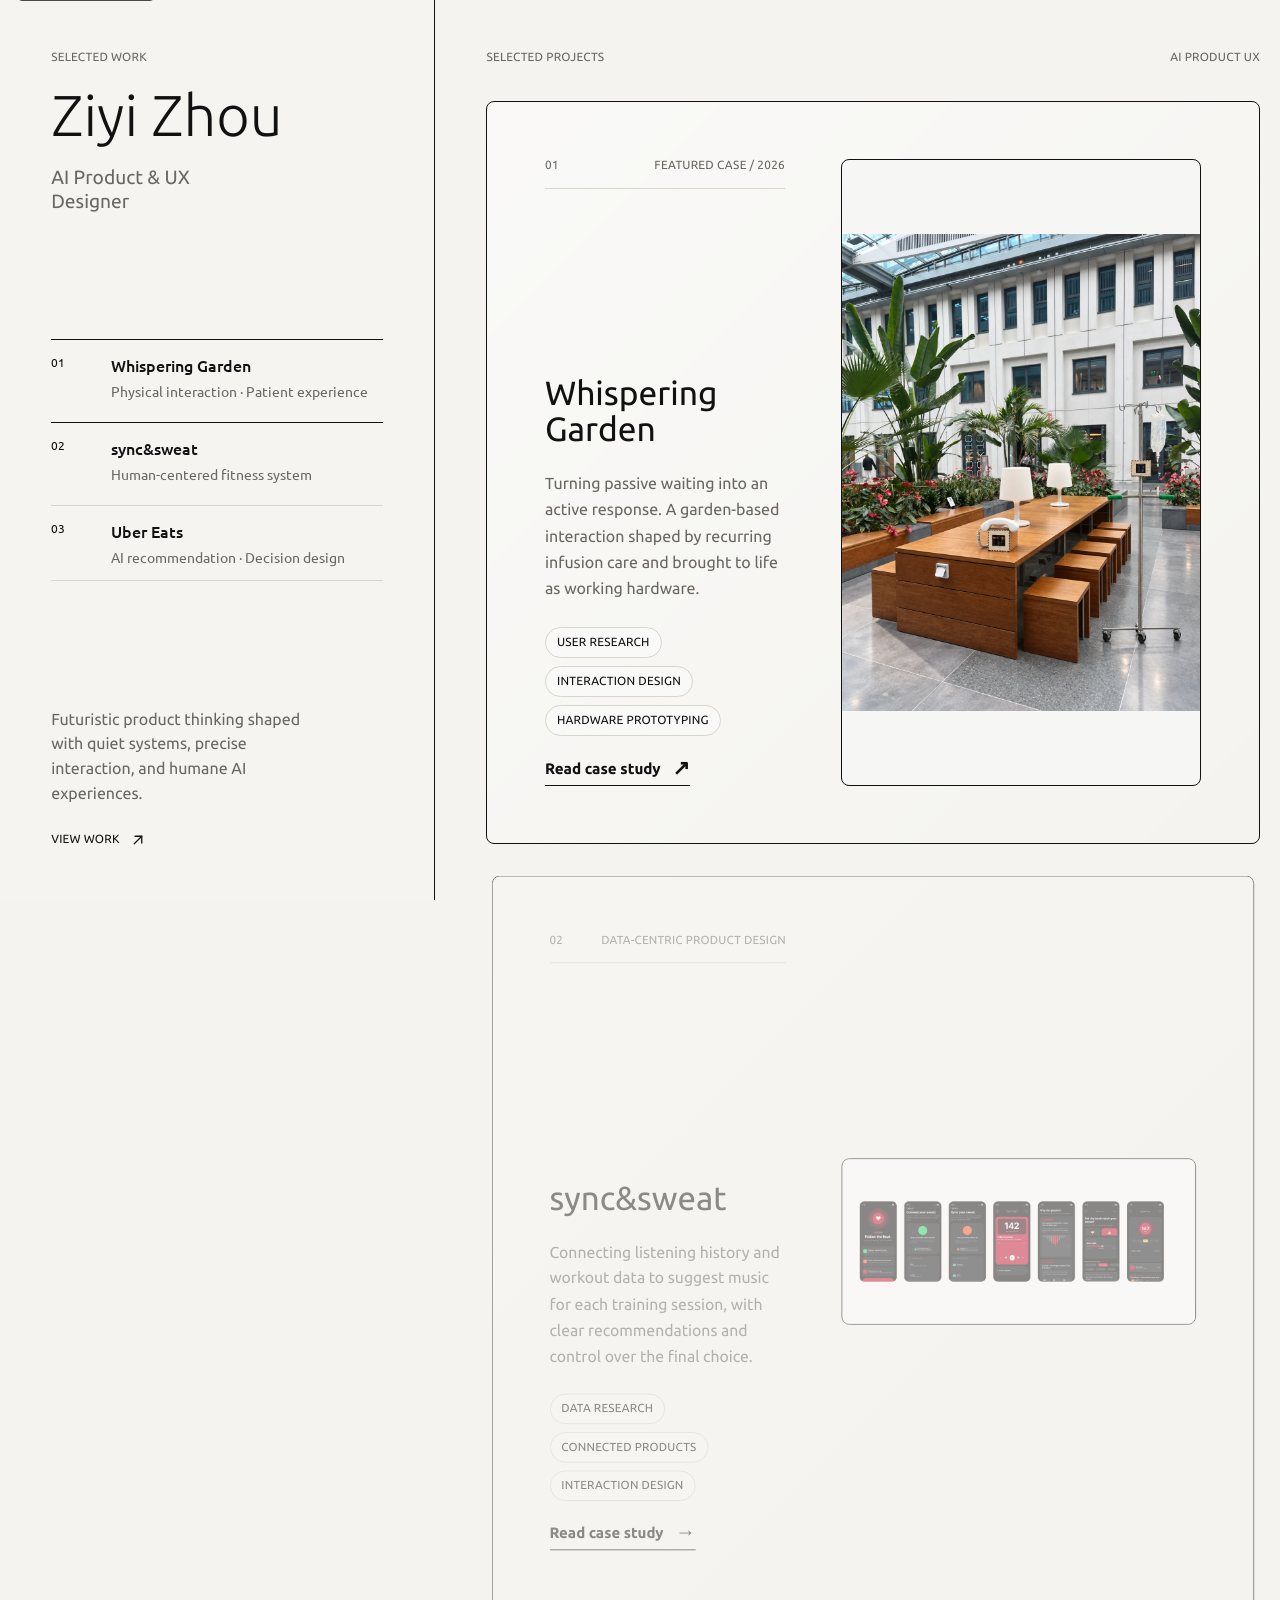
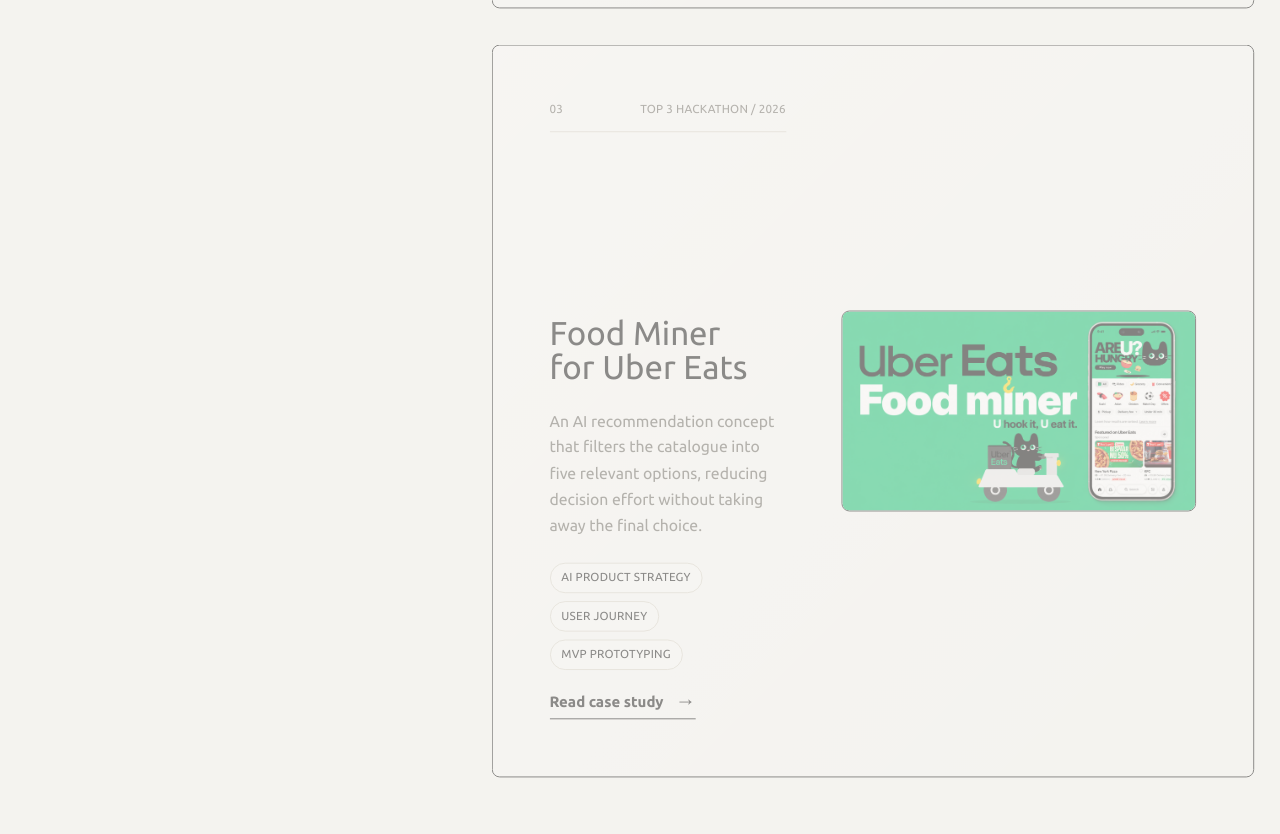
<file: portfolio-index.html>
<!doctype html>
<html lang="en">
  <head>
    <meta charset="utf-8" />
    <meta name="viewport" content="width=device-width, initial-scale=1" />
    <meta
      name="description"
      content="Portfolio of Ziyi Zhou, AI Product &amp; UX Designer."
    />
    <title>Ziyi Zhou | AI Product UX Designer</title>
    <link rel="preconnect" href="https://fonts.googleapis.com" />
    <link rel="preconnect" href="https://fonts.gstatic.com" crossorigin />
    <link href="https://fonts.googleapis.com/css2?family=Ubuntu:ital,wght@0,300;0,400;0,500;0,700;1,300;1,400;1,500;1,700&amp;display=swap" rel="stylesheet" />
    <link rel="stylesheet" href="styles.css?v=26" />
  </head>
  <body>
    <a class="skip-link" href="#projects">Skip to projects</a>

    <main class="portfolio-shell">
      <aside class="identity-panel" aria-label="Portfolio identity">
        <div class="identity-panel__top">
          <p class="availability">Selected work</p>
          <h1>Ziyi Zhou</h1>
          <p class="role">AI Product &amp; UX Designer</p>
        </div>

        <nav class="project-nav" aria-label="Project navigation">
          <button class="project-nav__item is-active" type="button" data-project="garden">
            <span class="project-nav__index">01</span>
            <span>
              <strong>Whispering Garden</strong>
              <small>Physical interaction · Patient experience</small>
            </span>
          </button>
          <button class="project-nav__item" type="button" data-project="sync">
            <span class="project-nav__index">02</span>
            <span>
              <strong>sync&amp;sweat</strong>
              <small>Human-centered fitness system</small>
            </span>
          </button>
          <button class="project-nav__item" type="button" data-project="uber">
            <span class="project-nav__index">03</span>
            <span>
              <strong>Uber Eats</strong>
              <small>AI recommendation &middot; Decision design</small>
            </span>
          </button>
        </nav>

        <div class="identity-panel__bottom">
          <p>
            Futuristic product thinking shaped with quiet systems, precise interaction,
            and humane AI experiences.
          </p>
          <a class="contact-link" href="#projects" aria-label="Jump to selected work">
            View work
            <svg viewBox="0 0 24 24" aria-hidden="true">
              <path d="M7 17L17 7" />
              <path d="M8 7h9v9" />
            </svg>
          </a>
        </div>
      </aside>

      <section class="work-panel" id="projects" aria-label="Project previews">
        <div class="work-panel__header">
          <p>Selected Projects</p>
          <div aria-hidden="true">AI Product UX</div>
        </div>

        <article class="project-card project-card--featured is-active" id="garden" data-project-card="garden">
          <div class="project-card__content">
            <div class="project-card__meta">
              <span>01</span>
              <span>Featured case / 2026</span>
            </div>
            <h2>Whispering Garden</h2>
            <p>
              Turning passive waiting into an active response. A garden-based interaction
              shaped by recurring infusion care and brought to life as working hardware.
            </p>
            <ul class="project-card__tags" aria-label="Whispering Garden focus areas">
              <li>User Research</li>
              <li>Interaction Design</li>
              <li>Hardware Prototyping</li>
            </ul>
            <a class="case-link" href="whispering-garden.html">Read case study <span aria-hidden="true">↗</span></a>
          </div>
          <a class="specimen specimen--garden specimen--garden-photo" href="whispering-garden.html" aria-label="Open the Whispering Garden case study">
            <img src="assets/whispering-garden/garden-cover-photocomposite.webp" alt="Whispering Garden listening point and full IV-pole prototype in a planted hospital atrium" loading="eager" />
          </a>
        </article>

        <article class="project-card" id="sync" data-project-card="sync">
          <div class="project-card__content">
            <div class="project-card__meta">
              <span>02</span>
              <span>Data-centric product design</span>
            </div>
            <h2>sync&amp;sweat</h2>
            <p>
              Connecting listening history and workout data to suggest music for each
              training session, with clear recommendations and control over the final choice.
            </p>
            <ul class="project-card__tags" aria-label="sync and sweat focus areas">
              <li>Data research</li>
              <li>Connected products</li>
              <li>Interaction design</li>
            </ul>
            <a class="case-link" href="sync-sweat.html">Read case study <span aria-hidden="true">&rarr;</span></a>
          </div>
          <a class="specimen specimen--project-cover" href="sync-sweat.html" aria-label="Open the sync and sweat case study">
            <img src="assets/sync-sweat/app-flow.png" alt="Sync and Sweat app: connect music and workout data, receive a playlist, and give feedback" loading="lazy" />
          </a>
        </article>

        <article class="project-card" id="uber" data-project-card="uber">
          <div class="project-card__content">
            <div class="project-card__meta">
              <span>03</span>
              <span>Top 3 Hackathon / 2026</span>
            </div>
            <h2>Food Miner<br />for Uber Eats</h2>
            <p>
              An AI recommendation concept that filters the catalogue into five relevant
              options, reducing decision effort without taking away the final choice.
            </p>
            <ul class="project-card__tags" aria-label="Uber Eats focus areas">
              <li>AI Product Strategy</li>
              <li>User Journey</li>
              <li>MVP Prototyping</li>
            </ul>
            <a class="case-link" href="food-miner.html">Read case study <span aria-hidden="true">&rarr;</span></a>
          </div>
          <a class="specimen specimen--project-cover" href="food-miner.html" aria-label="Open the Food Miner for Uber Eats case study">
            <img src="assets/uber-eats/food-miner-project-cover.png" alt="Food Miner for Uber Eats presentation cover" loading="lazy" />
          </a>
        </article>
      </section>
    </main>

    <script src="script.js?v=5"></script>
  </body>
</html>
</file>
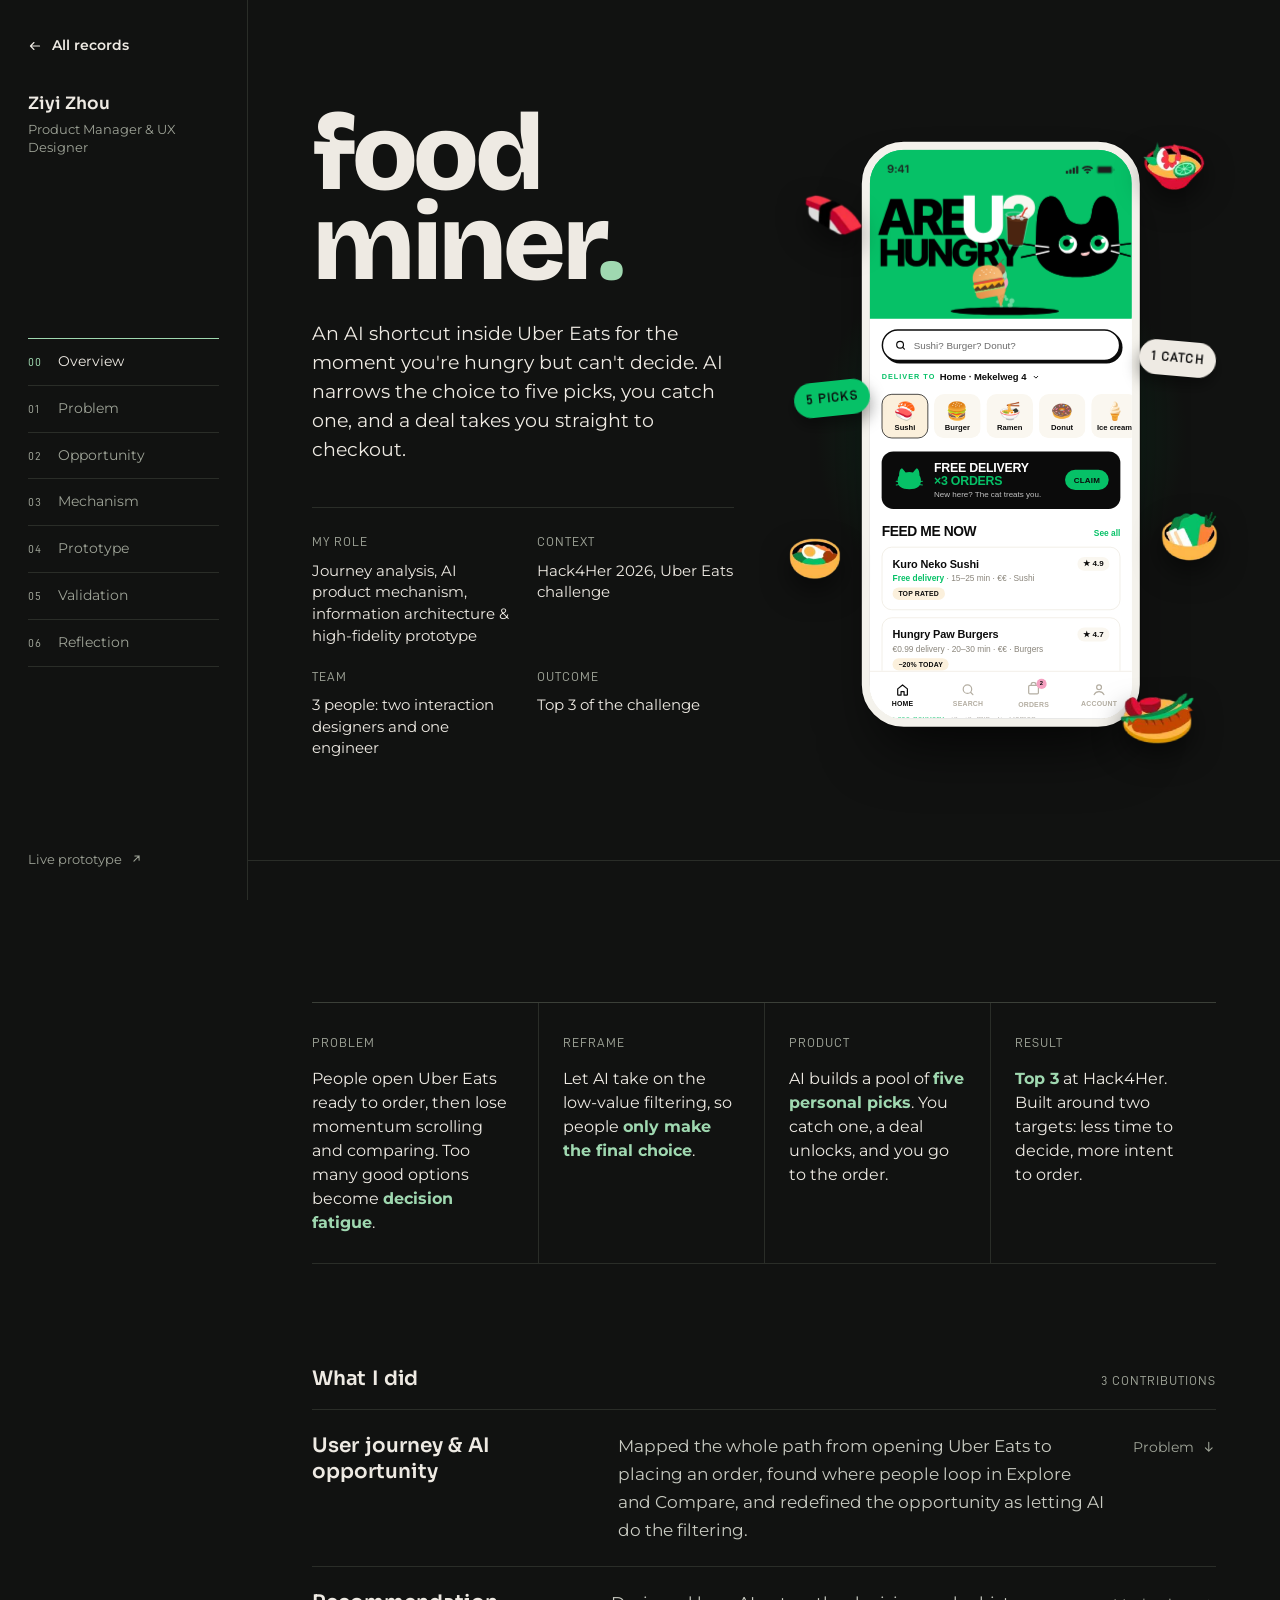
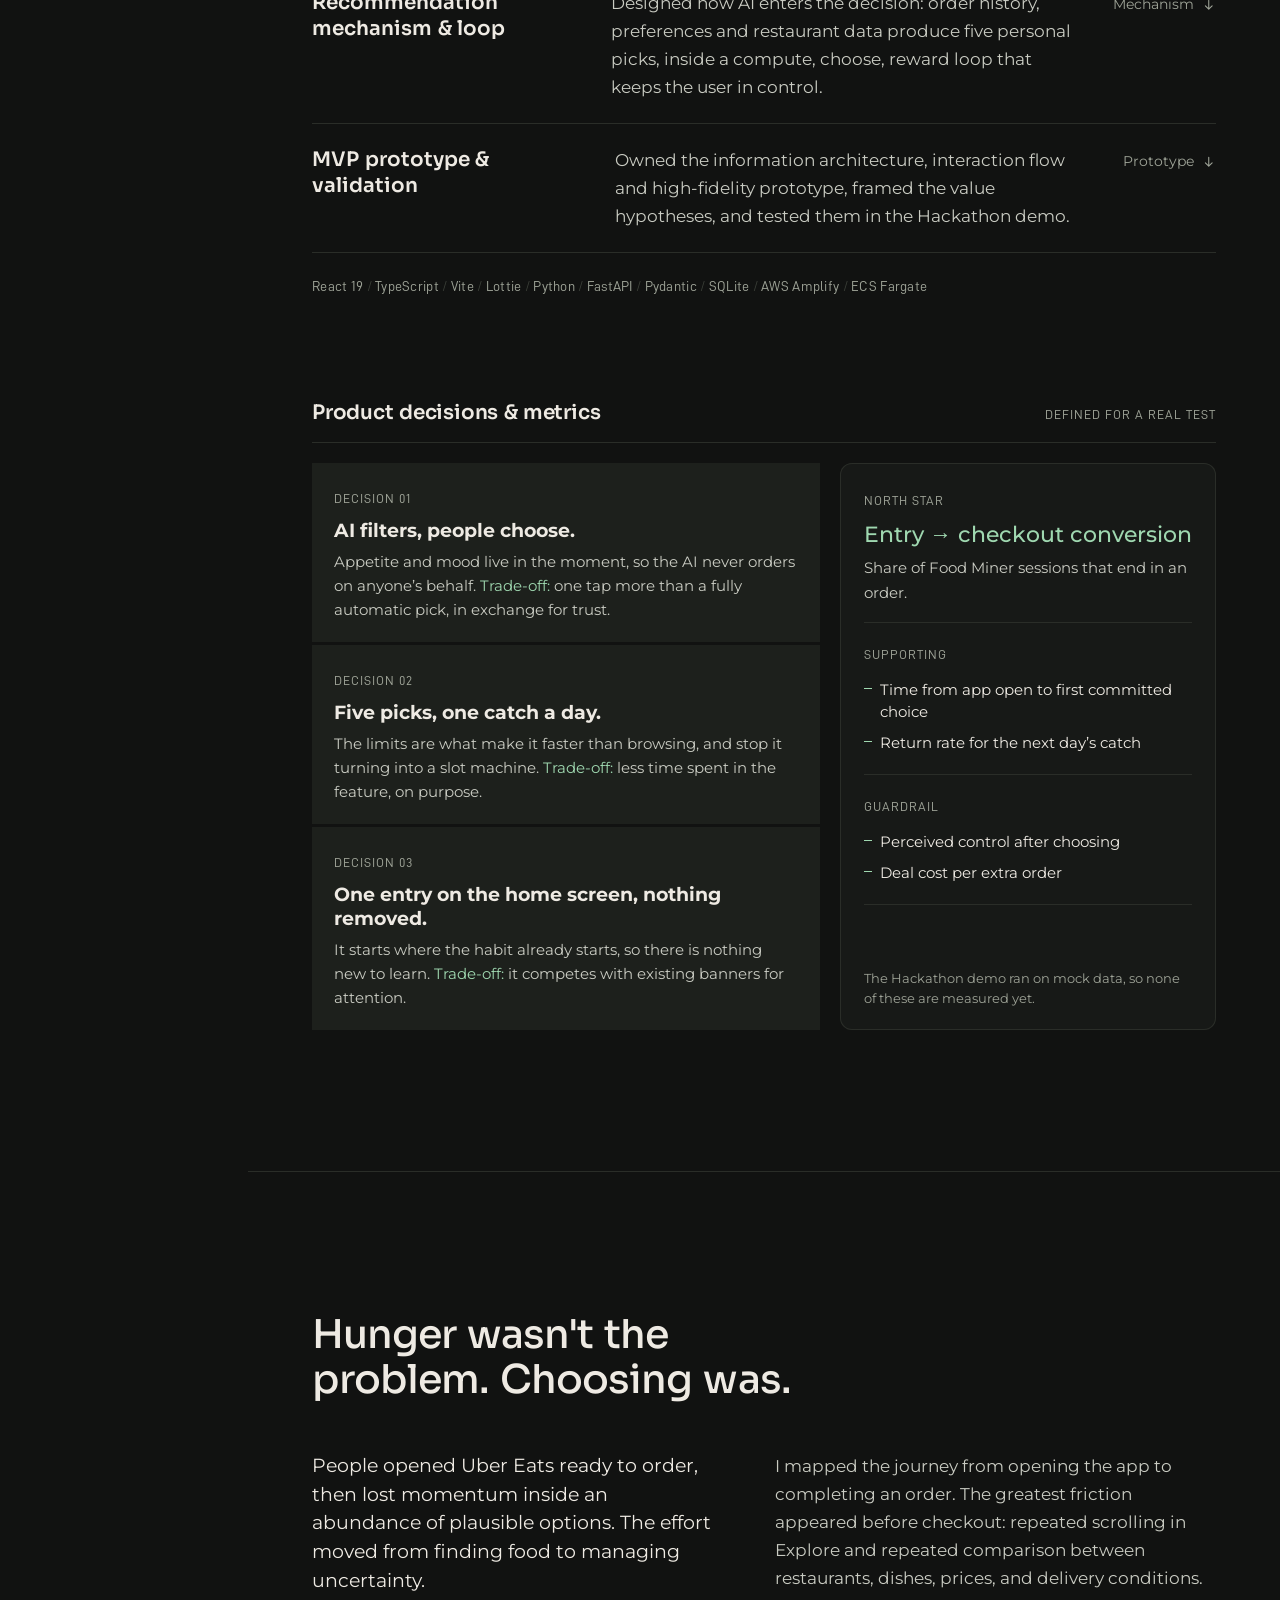
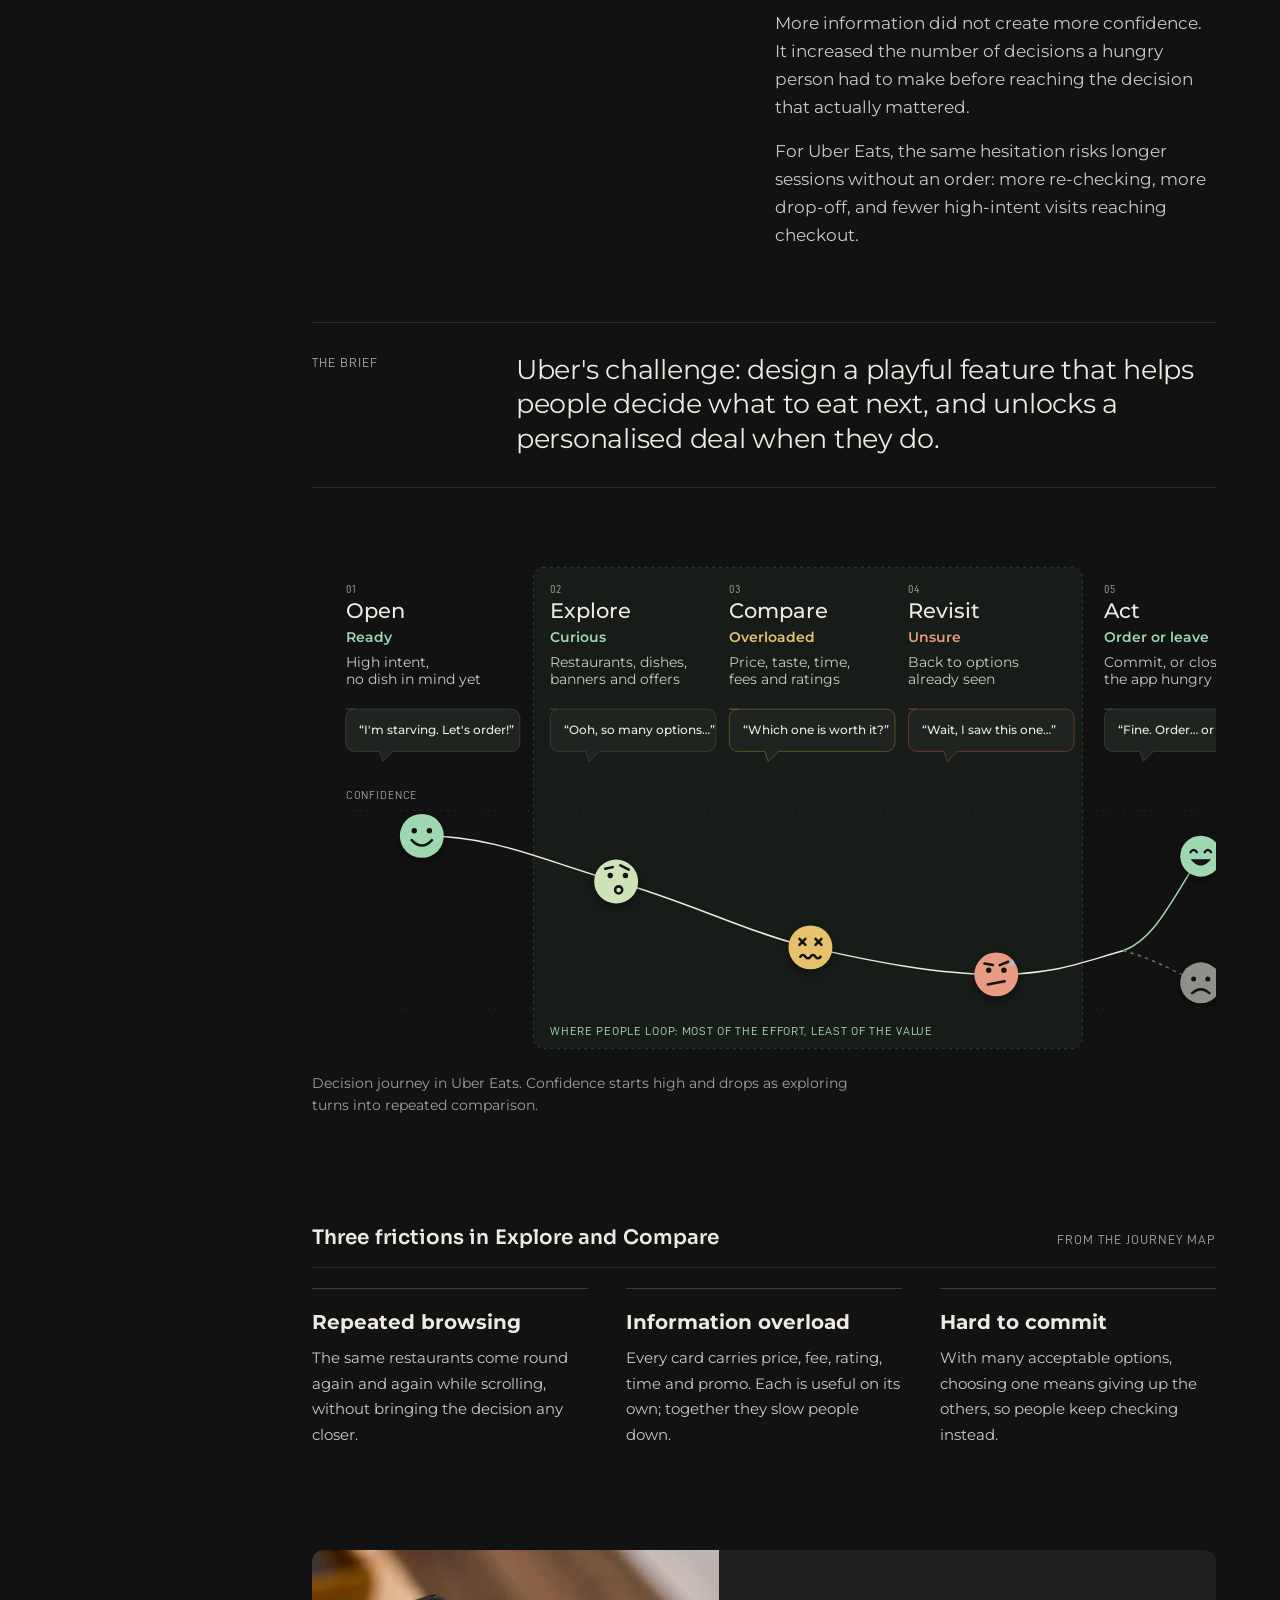
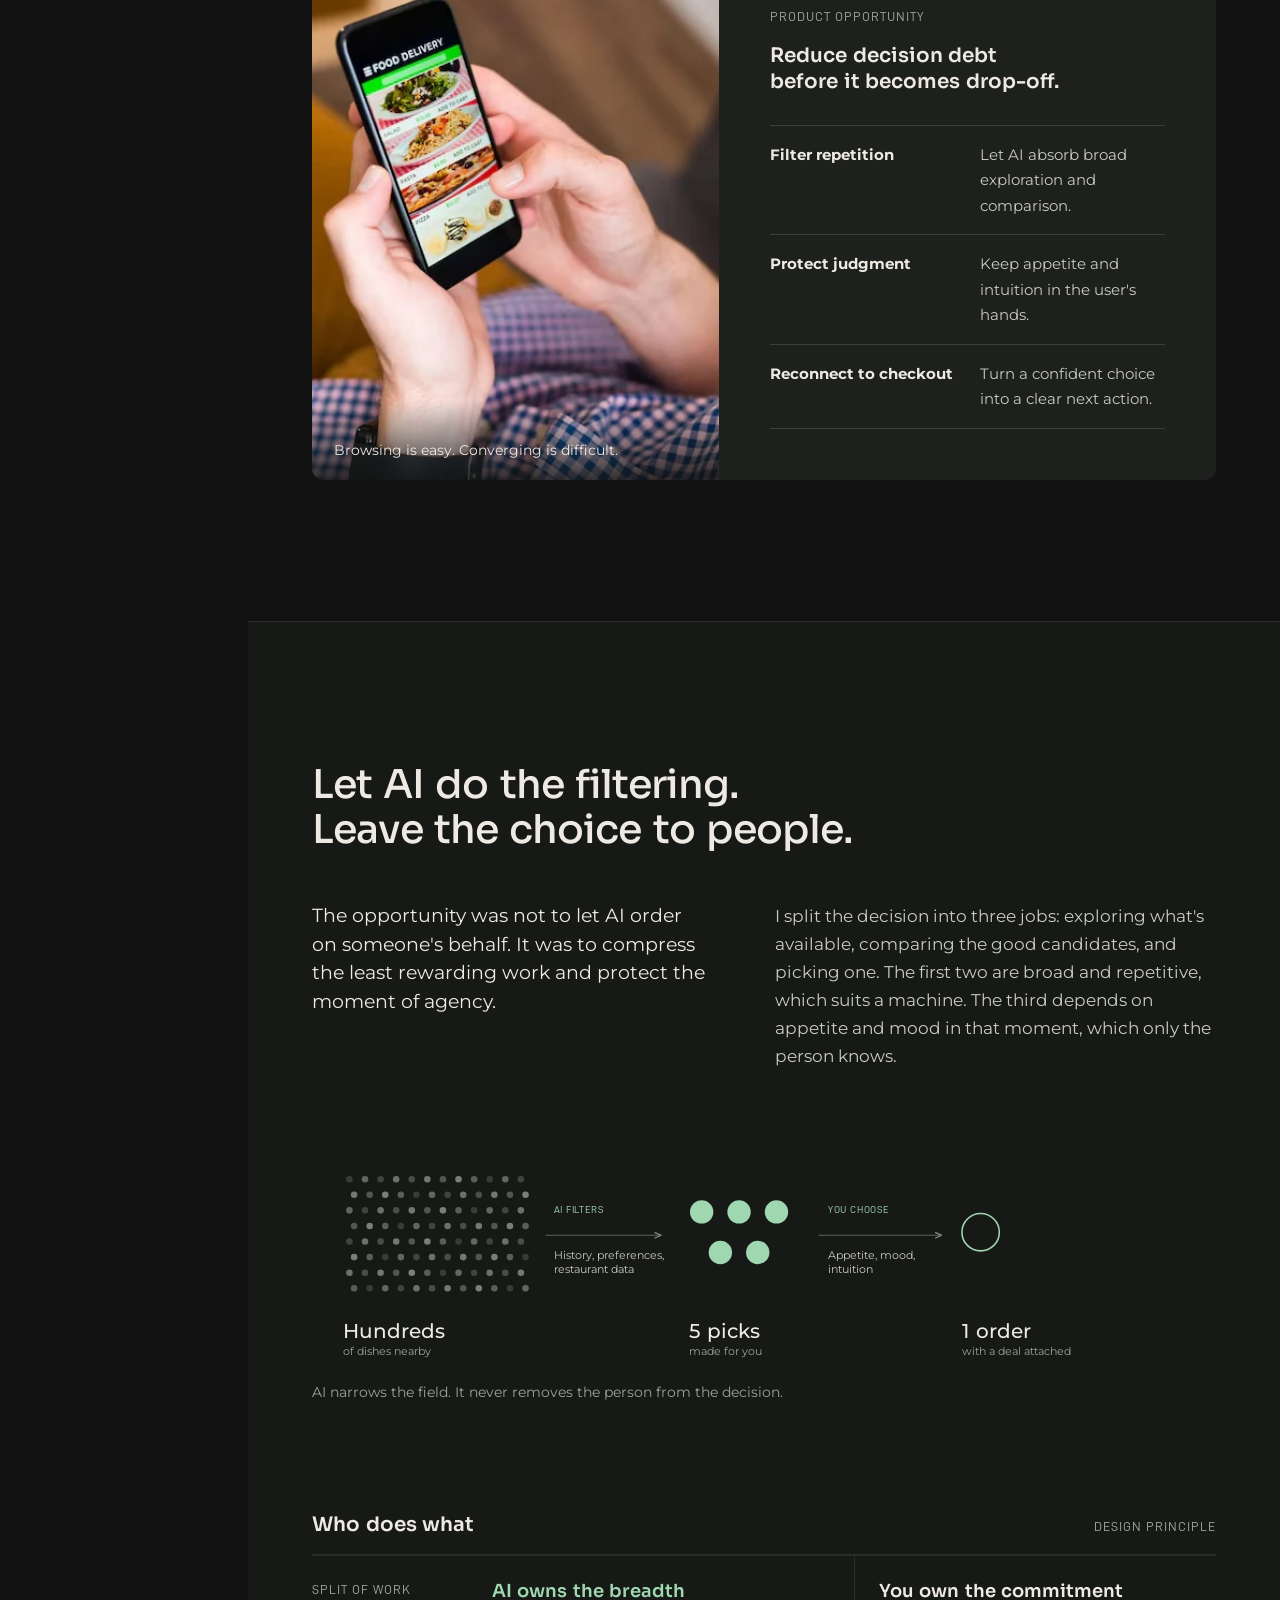
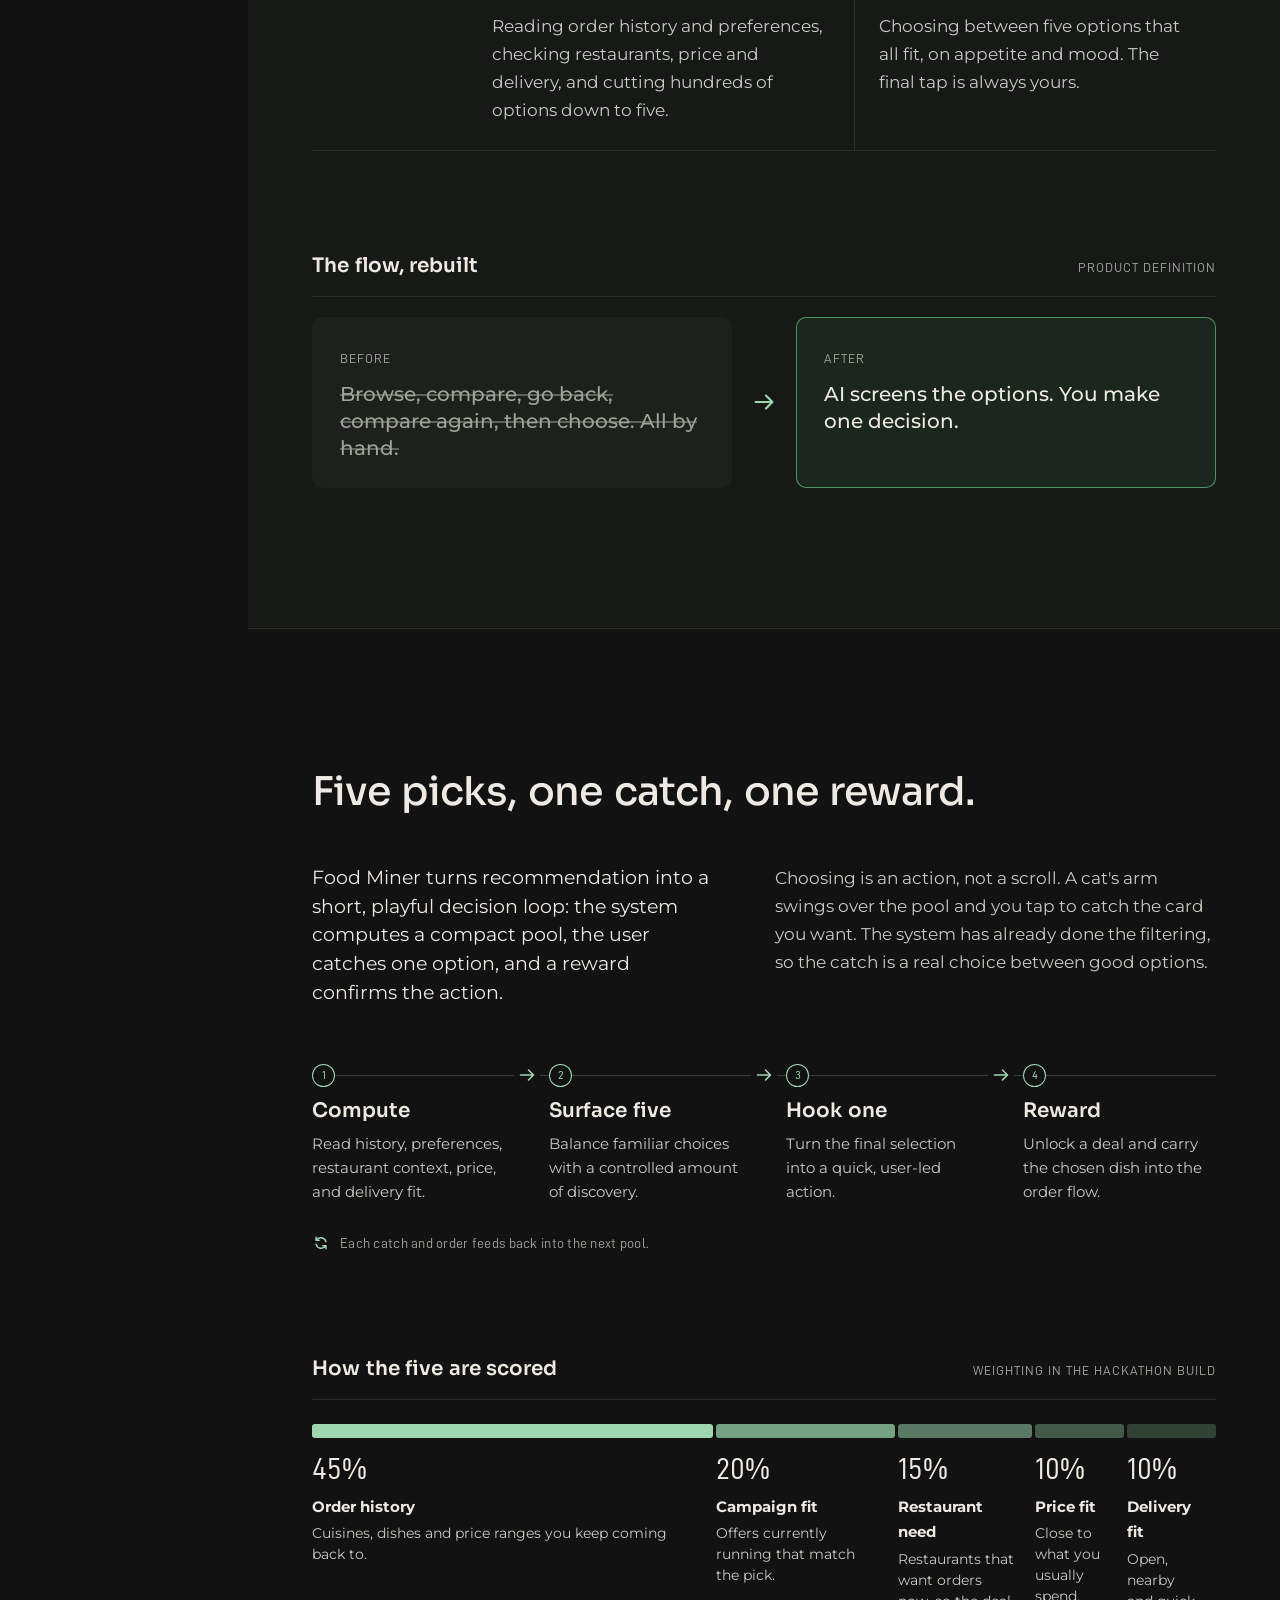
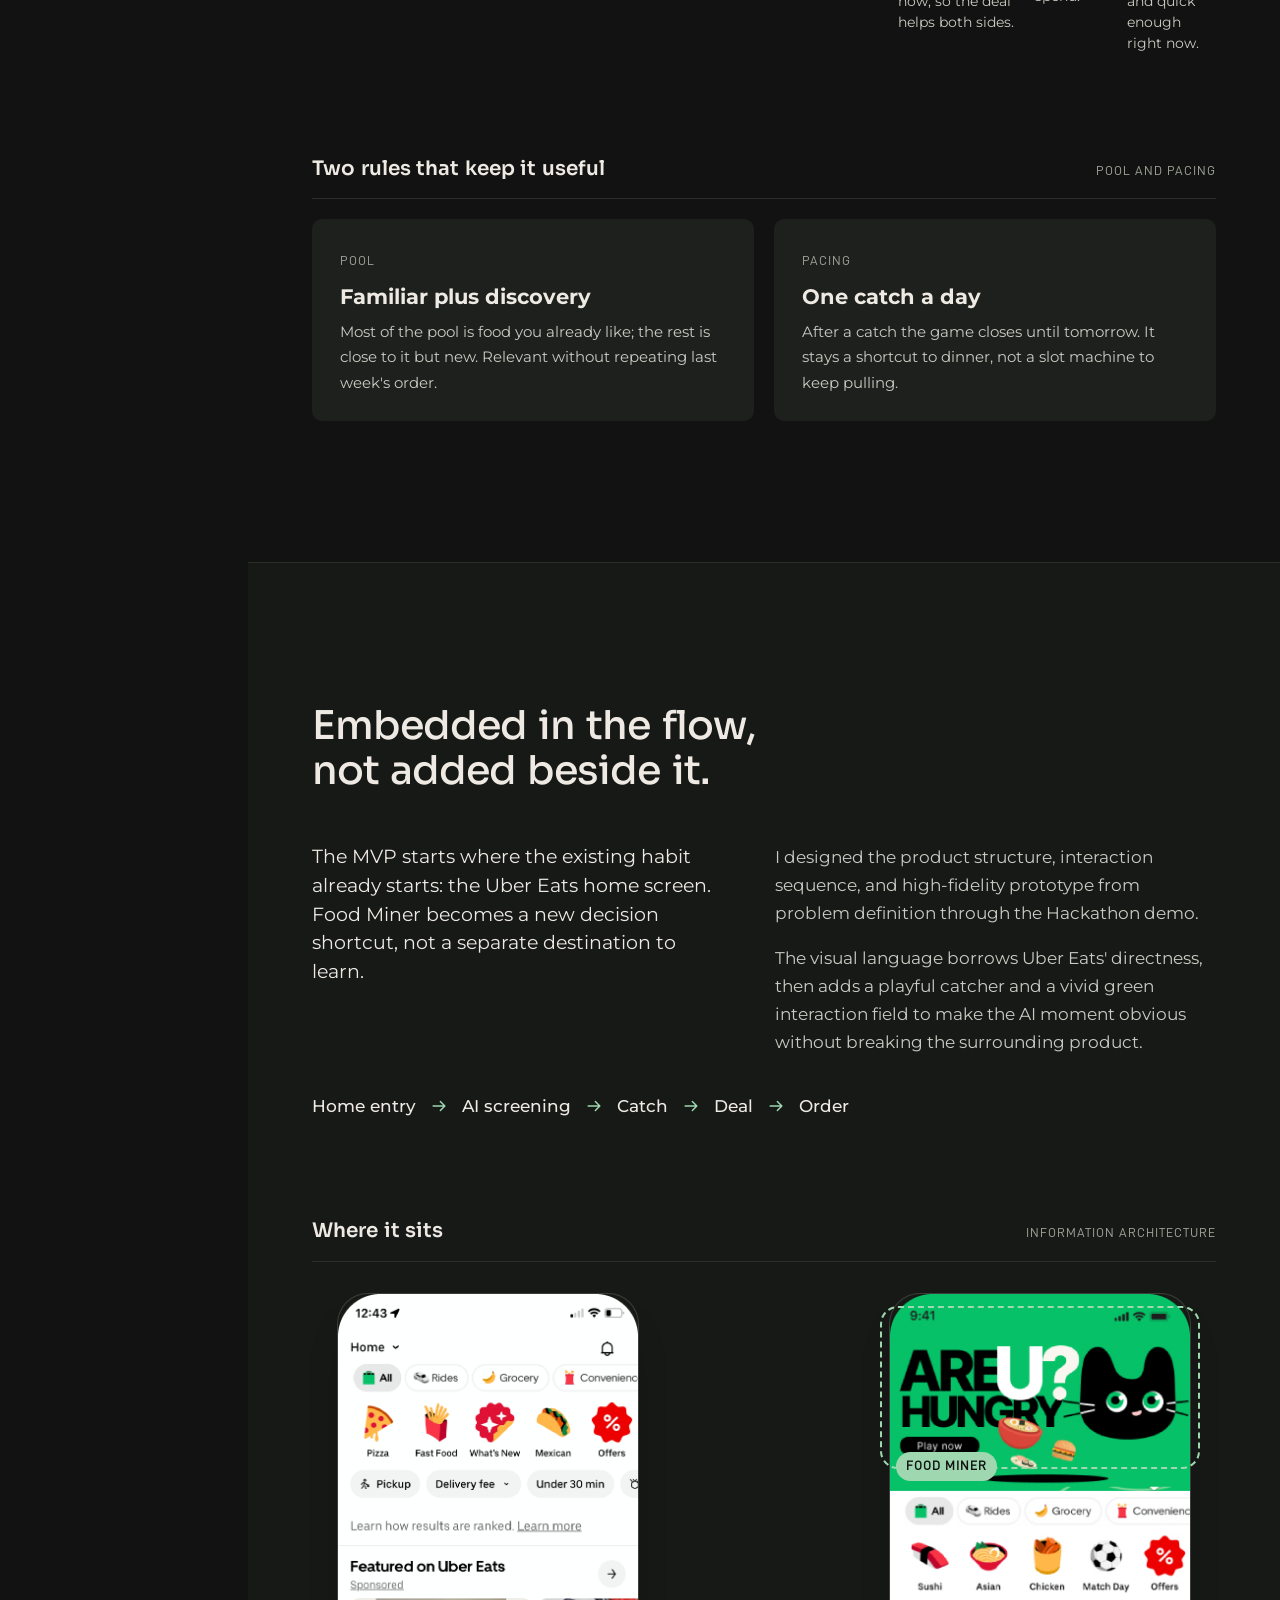
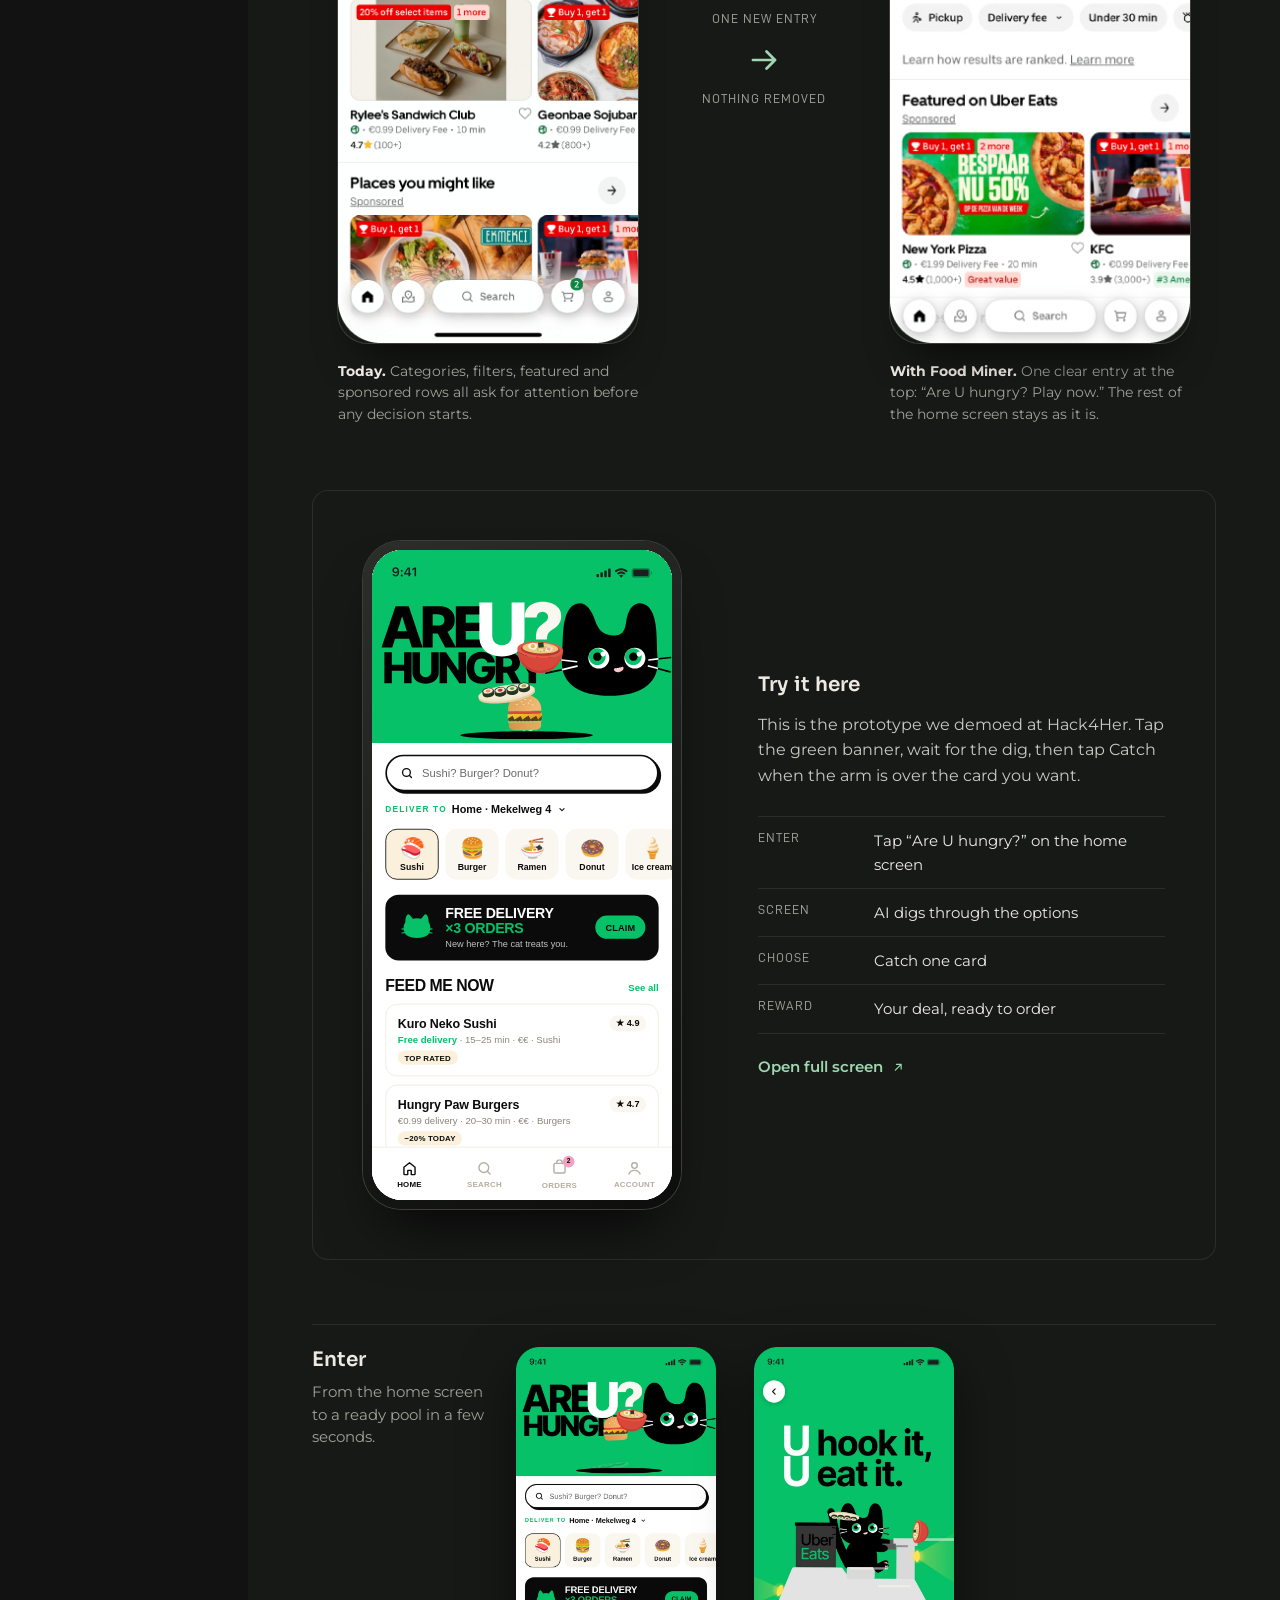
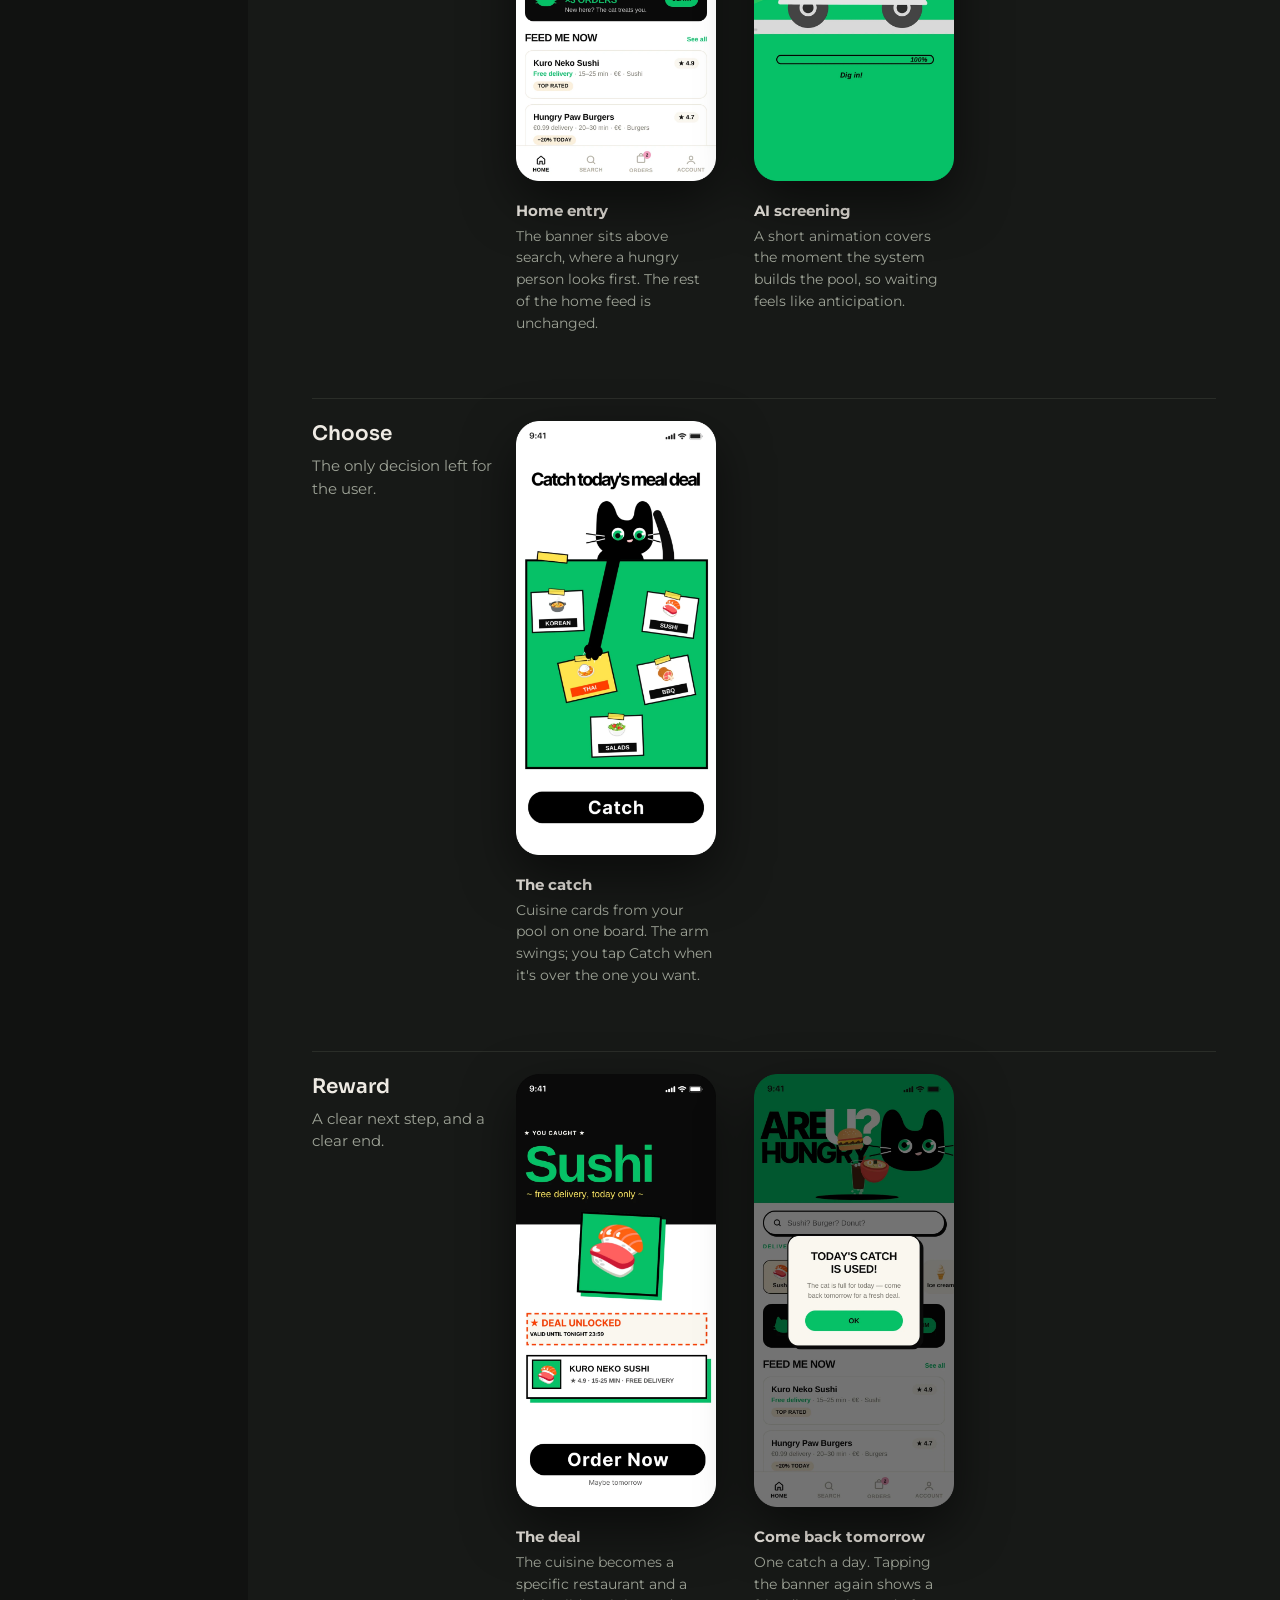
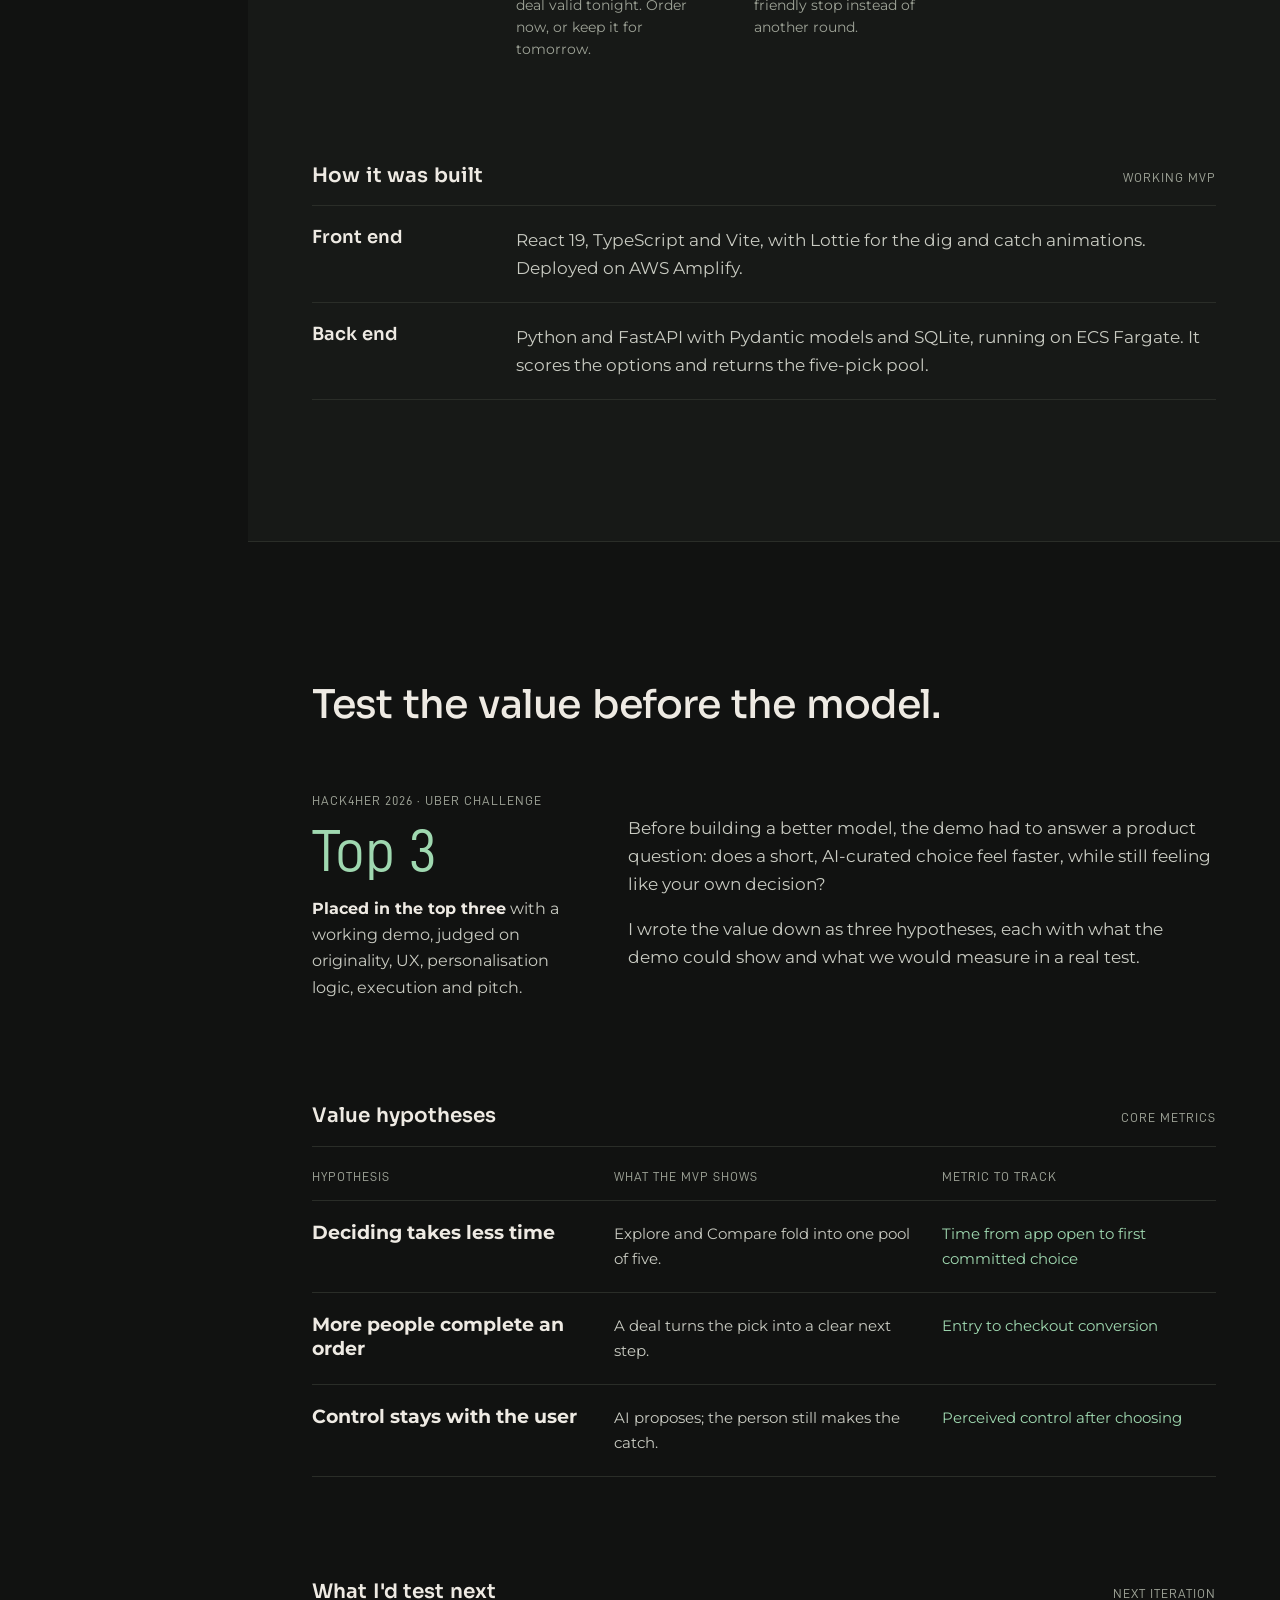
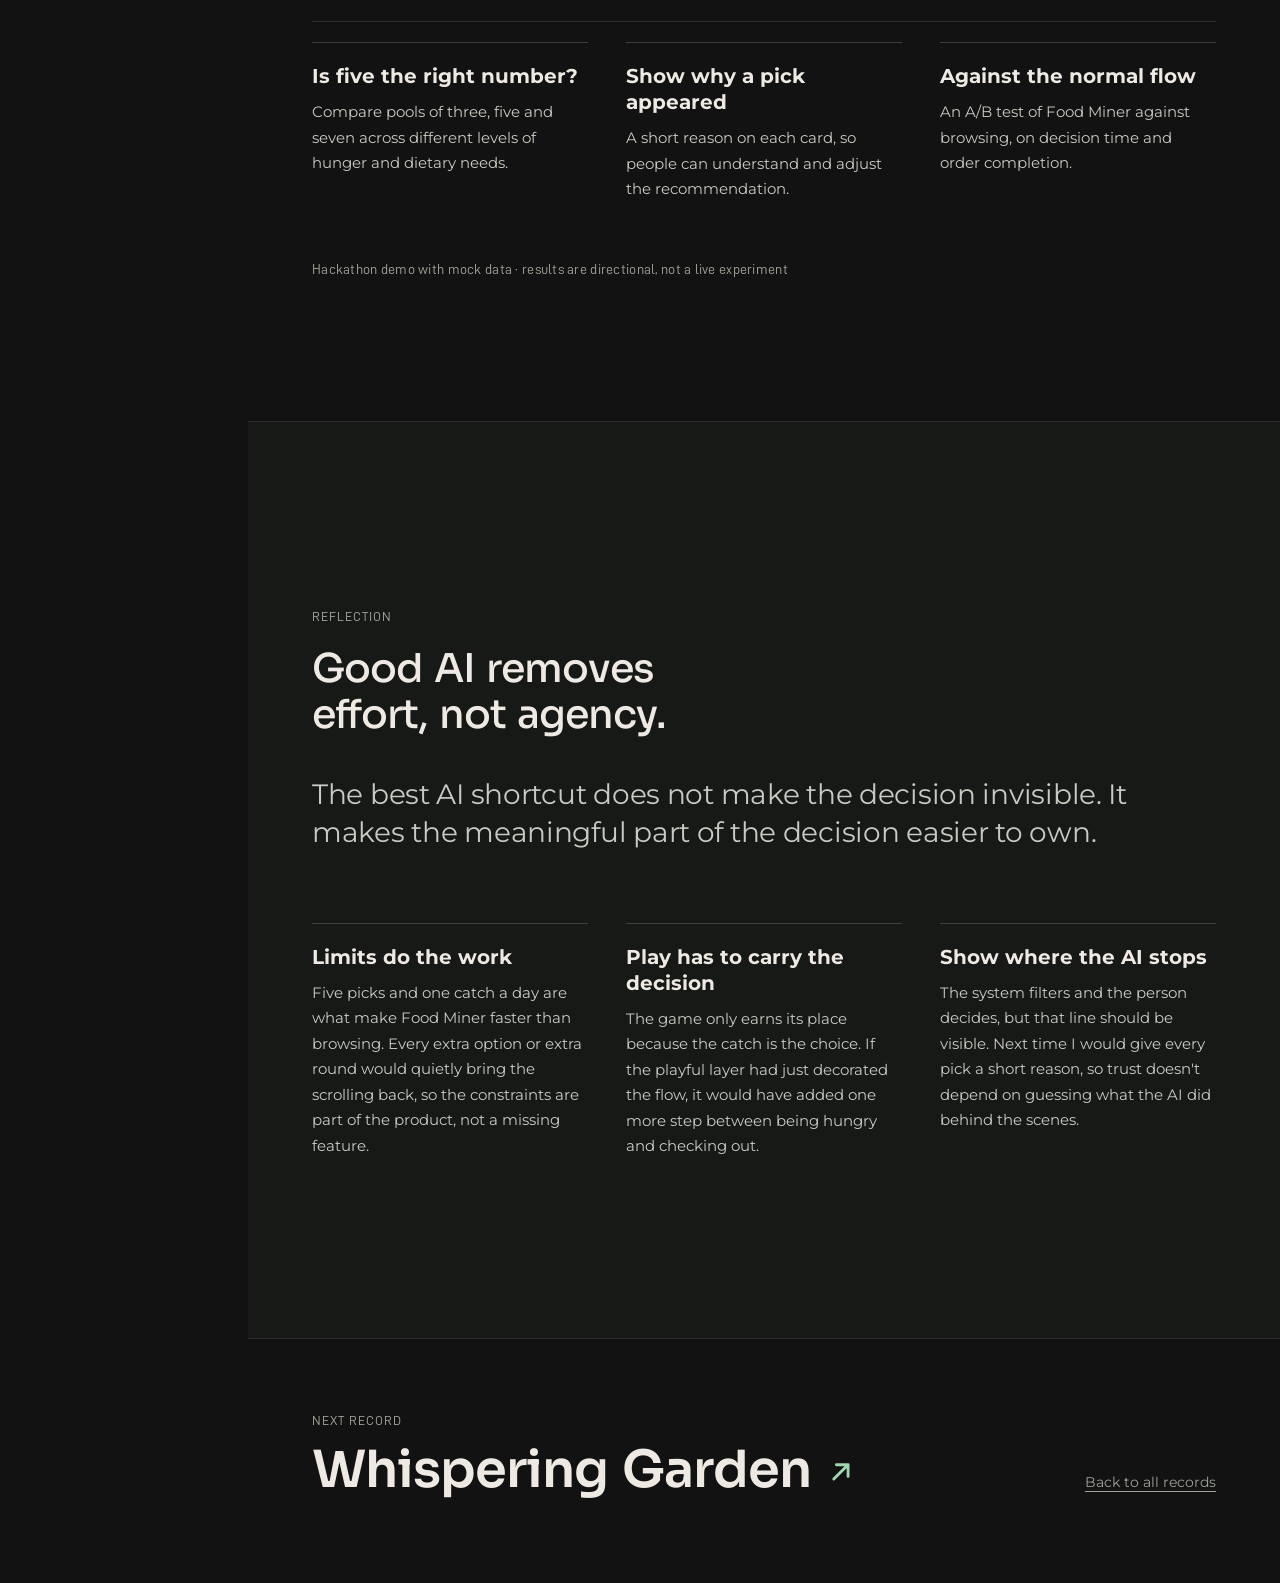
<file: uber-eats.html>
<!doctype html>
<html lang="en">
<head>
  <meta charset="utf-8">
  <title>Food Miner | Ziyi (Nemo) Zhou</title>
  <meta name="robots" content="noindex">
  <link rel="canonical" href="food-miner.html">
  <meta http-equiv="refresh" content="0; url=food-miner.html">
  <script>location.replace('food-miner.html' + location.hash);</script>
  <style>body{margin:0;background:#111211;color:#eeeae3;font:16px/1.6 system-ui,sans-serif;display:grid;place-items:center;min-height:100vh}a{color:#9fd8b0}</style>
</head>
<body><p>Food Miner has moved. <a href="food-miner.html">Open the case study</a>.</p></body>
</html>
</file>
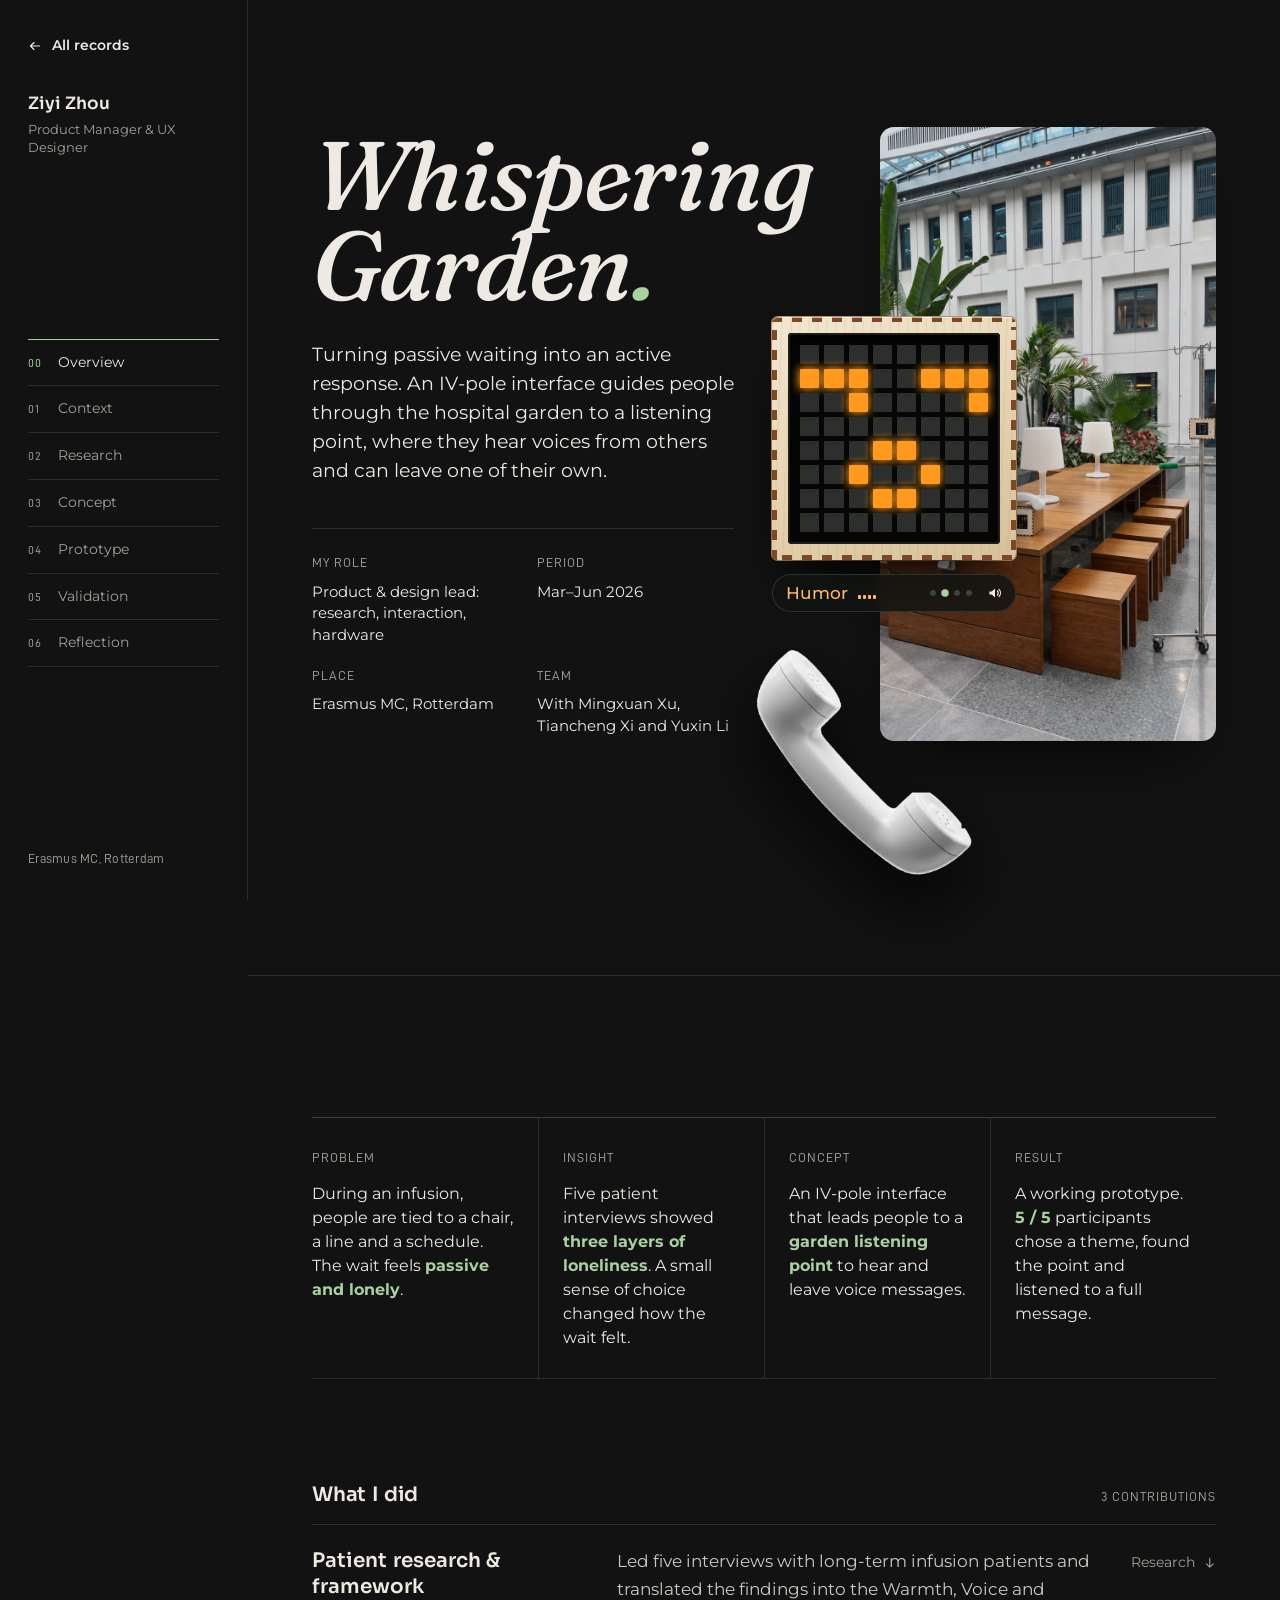
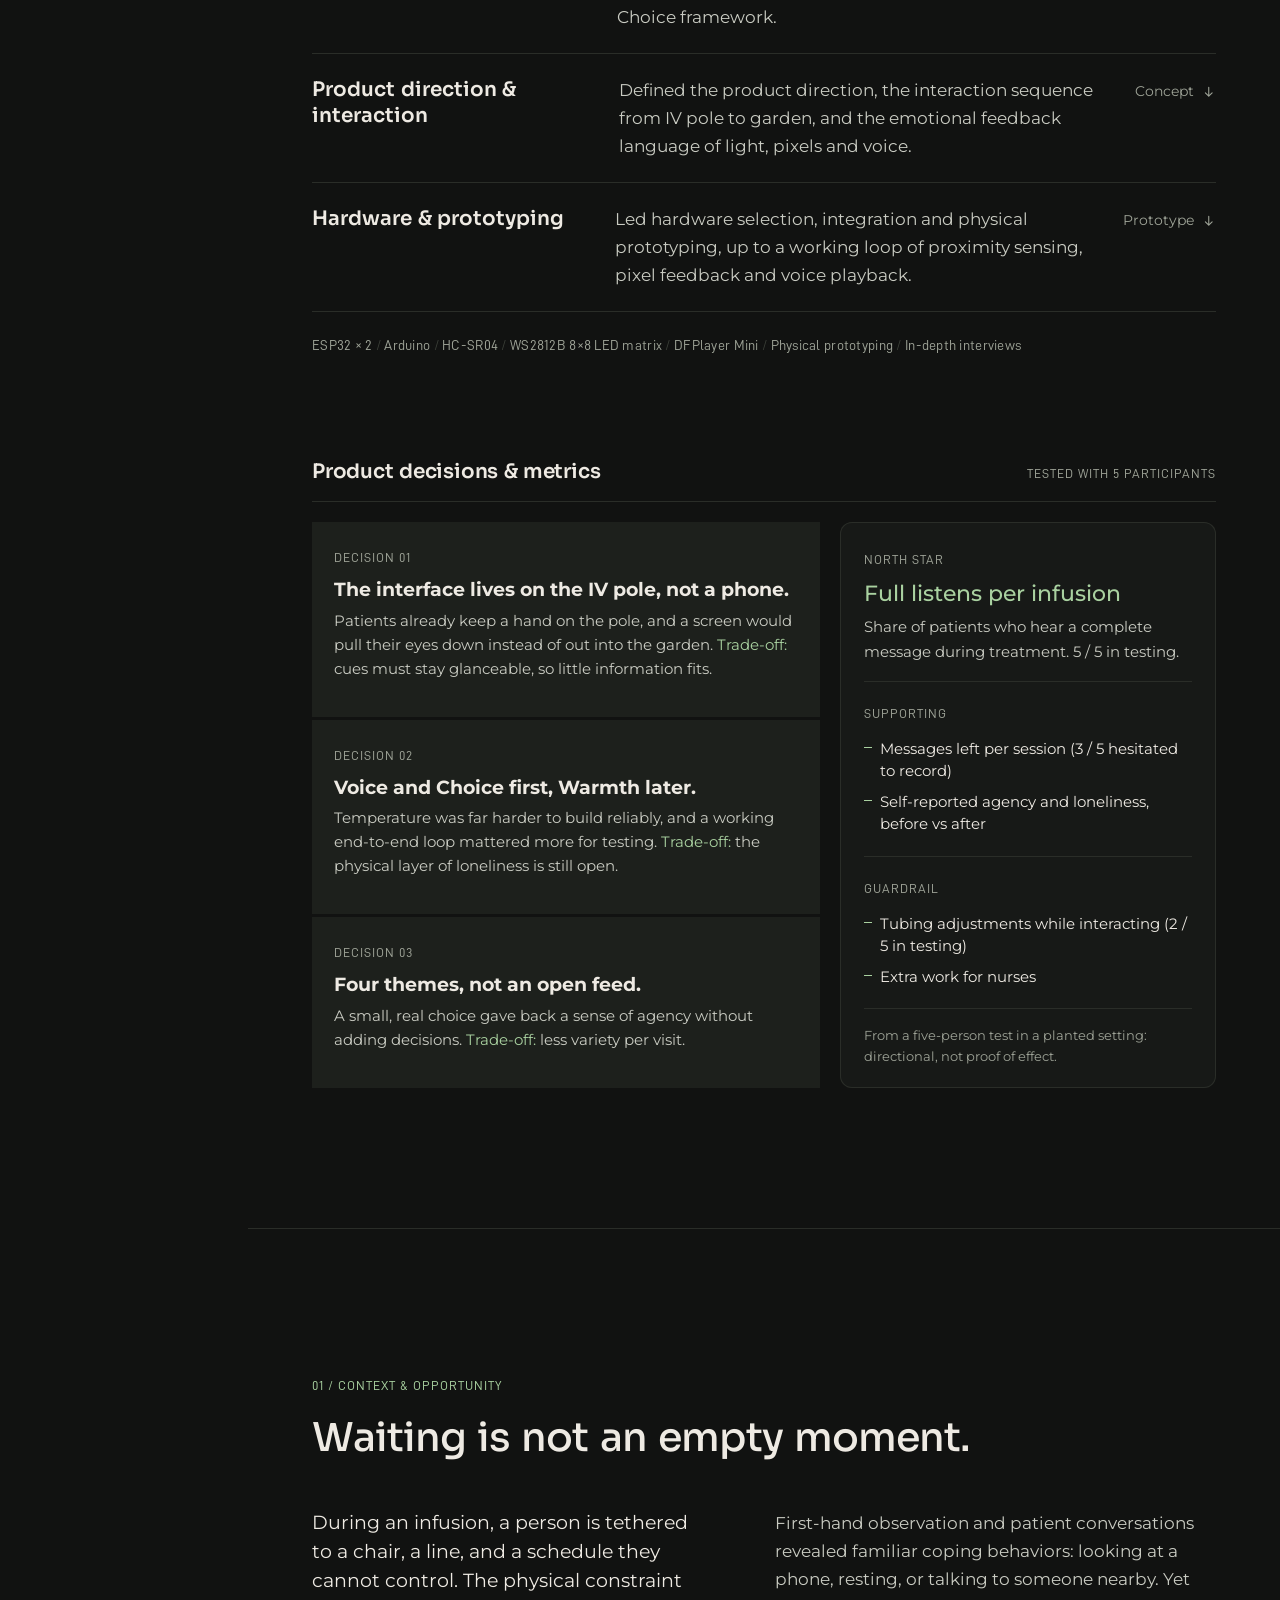
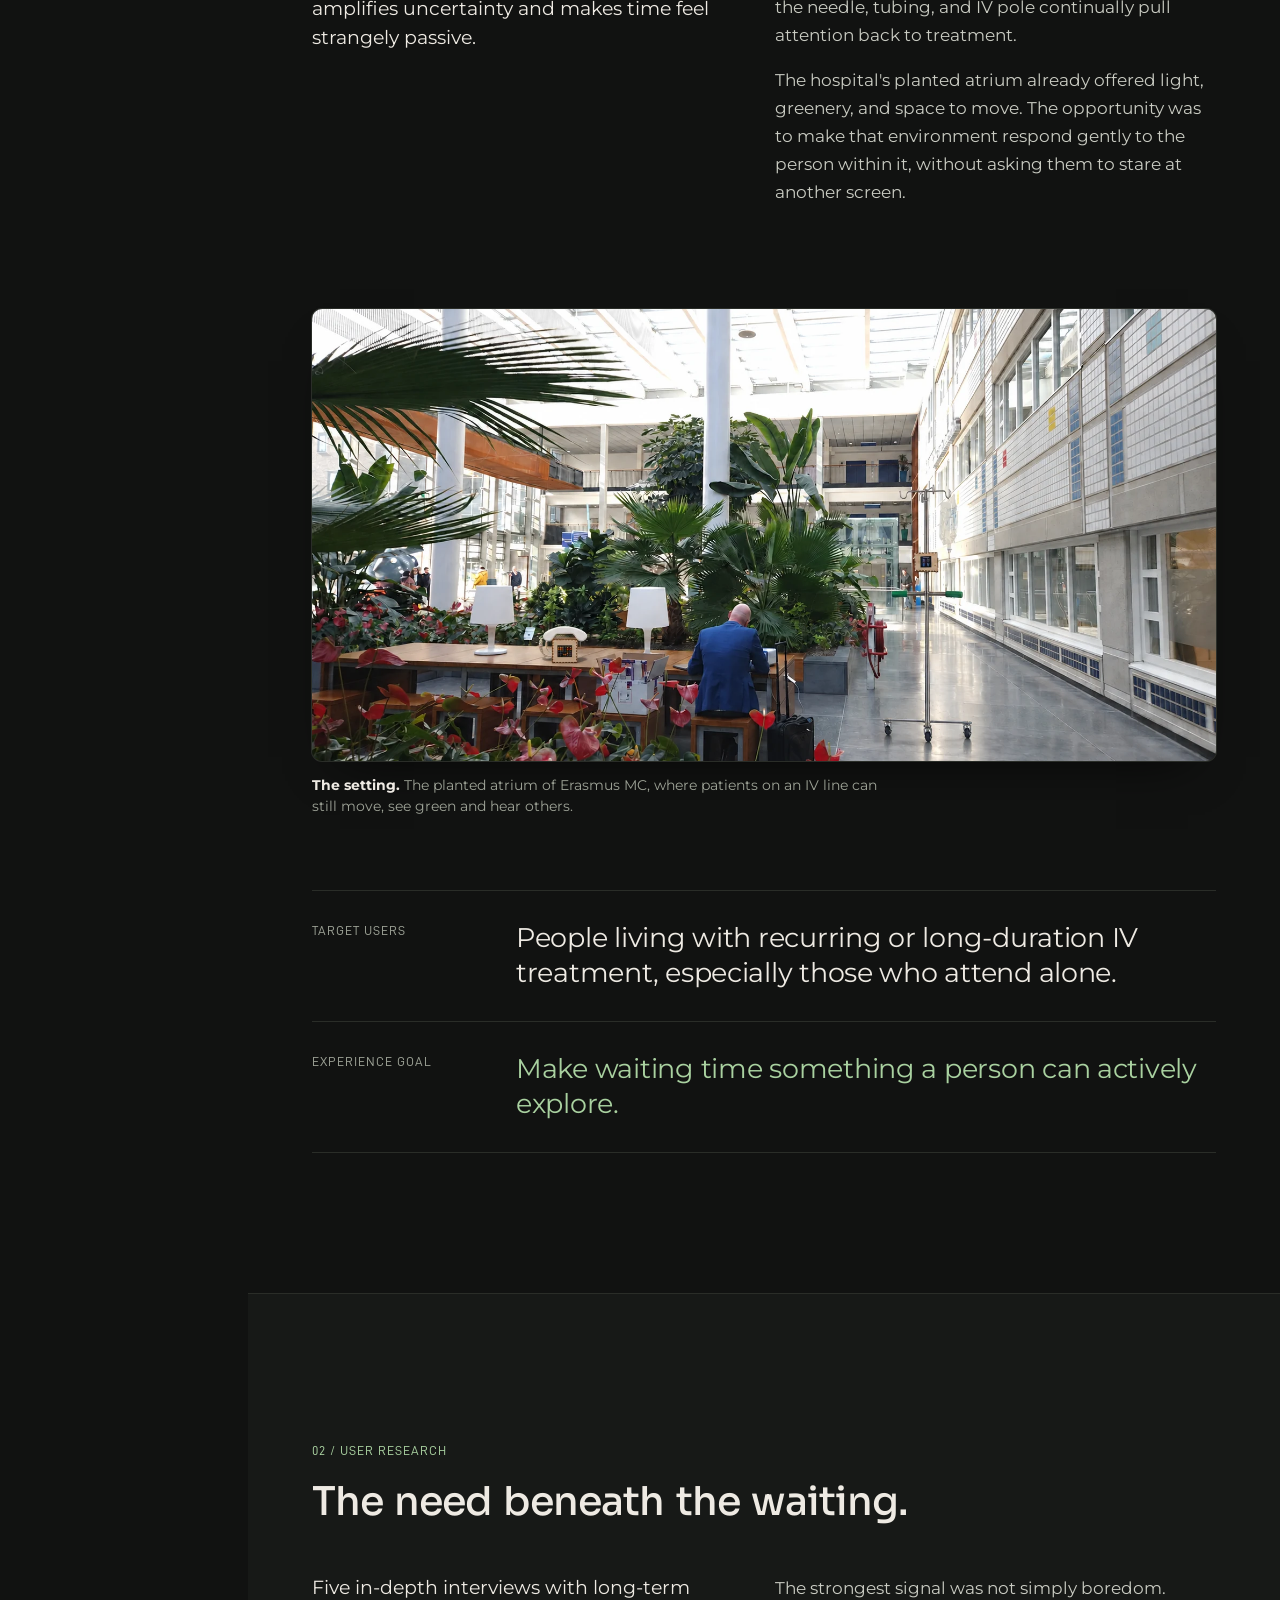
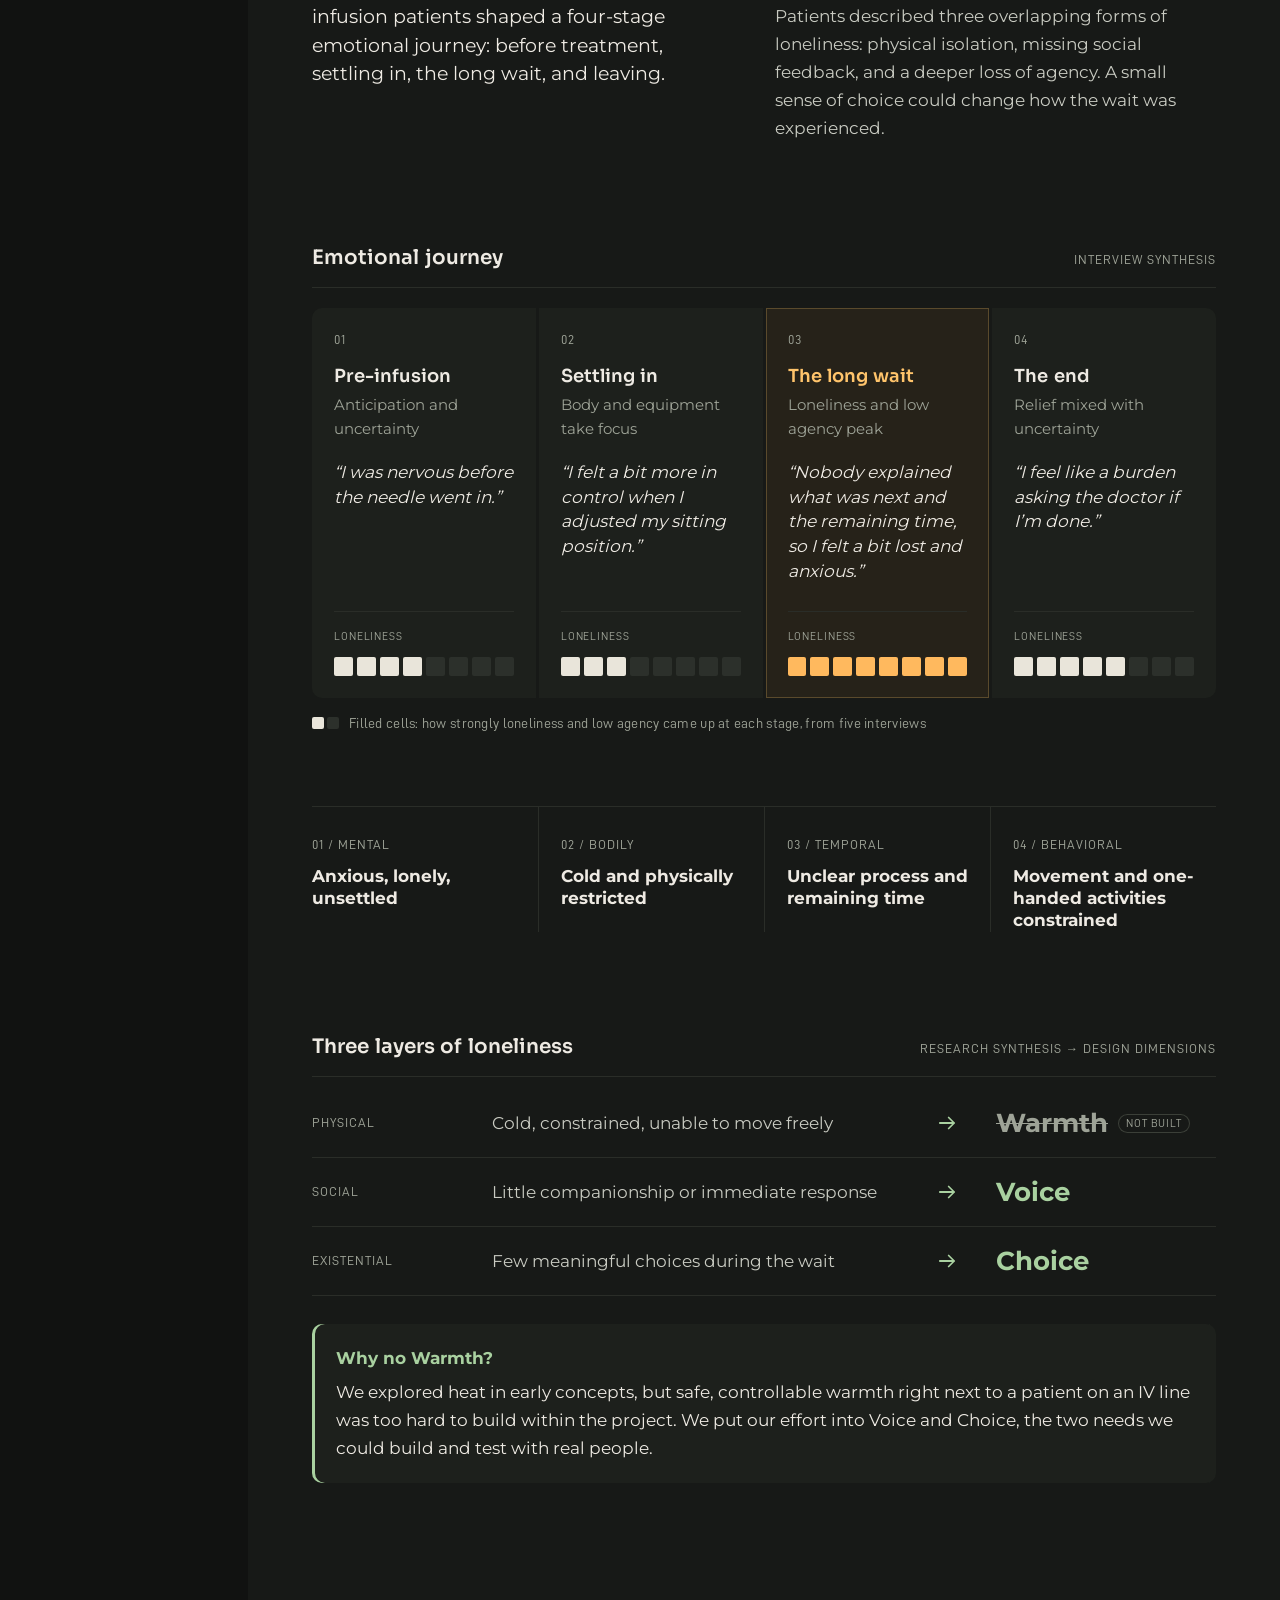
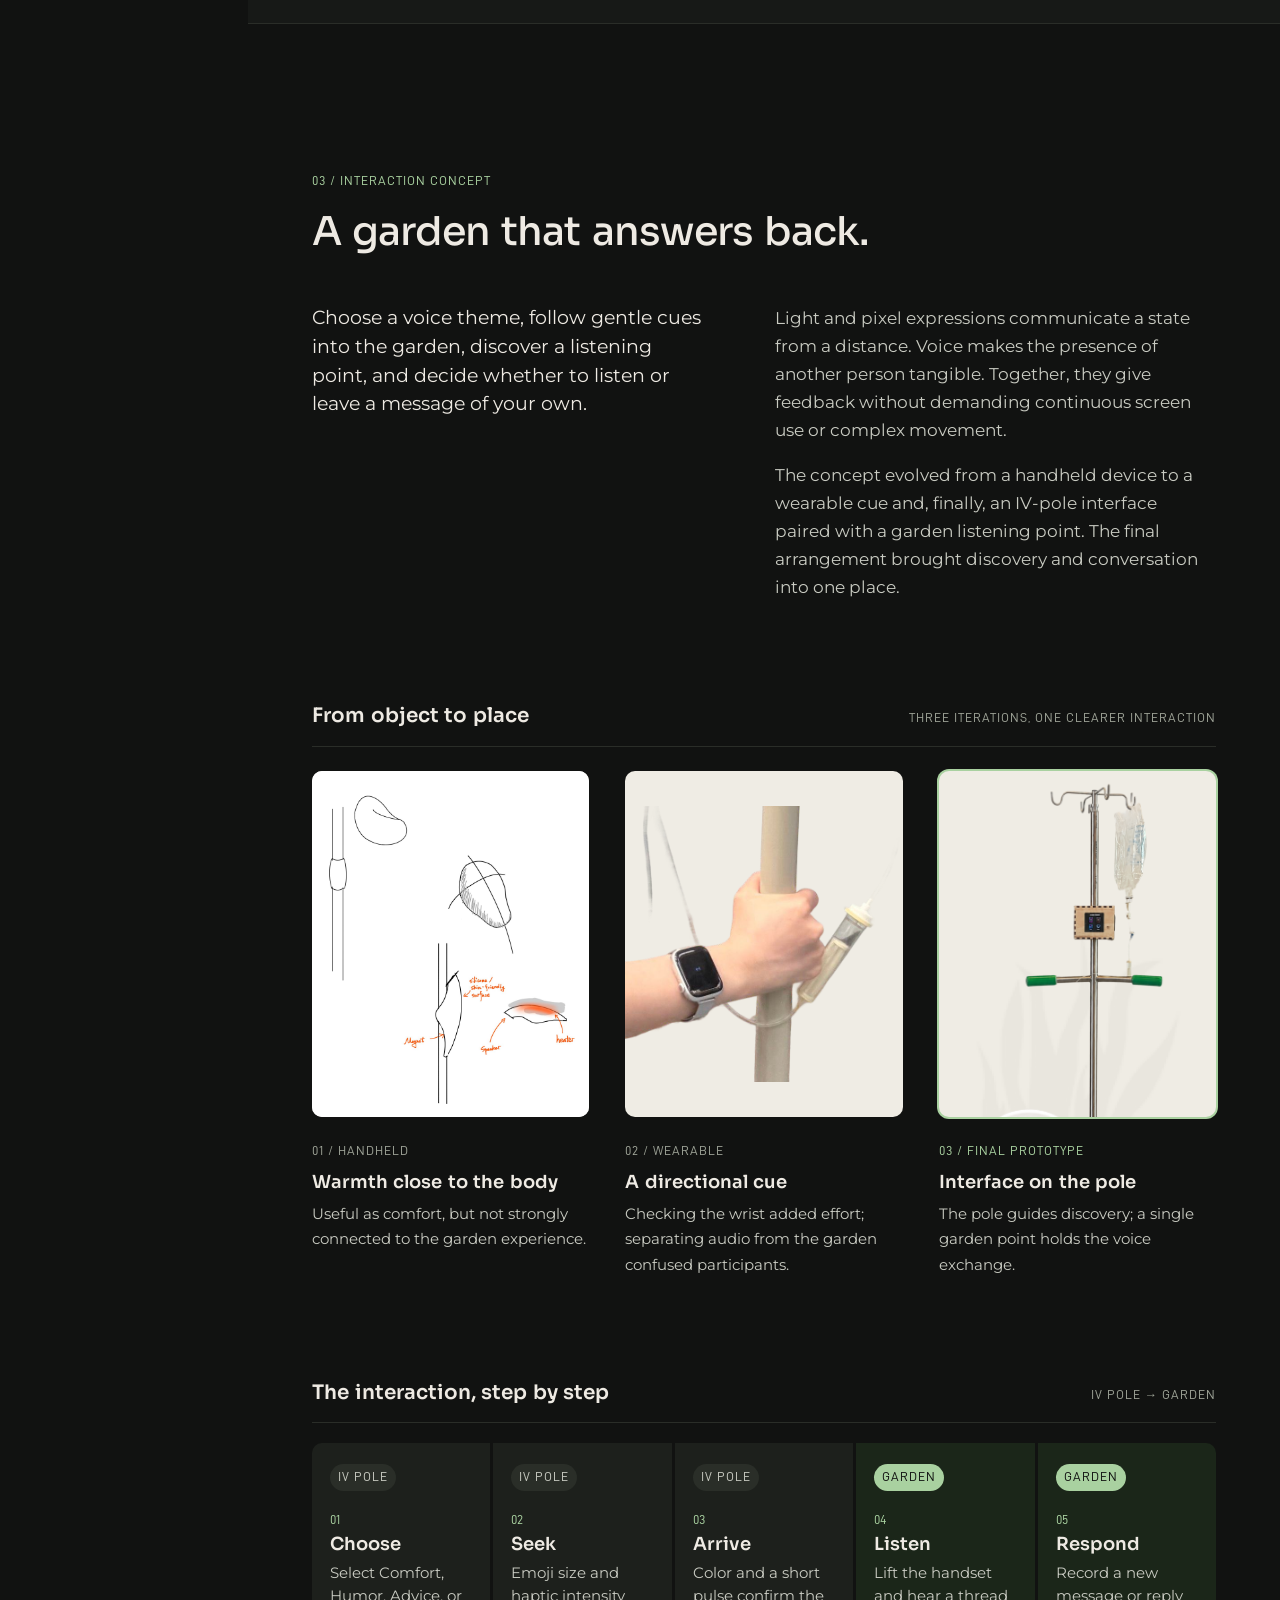
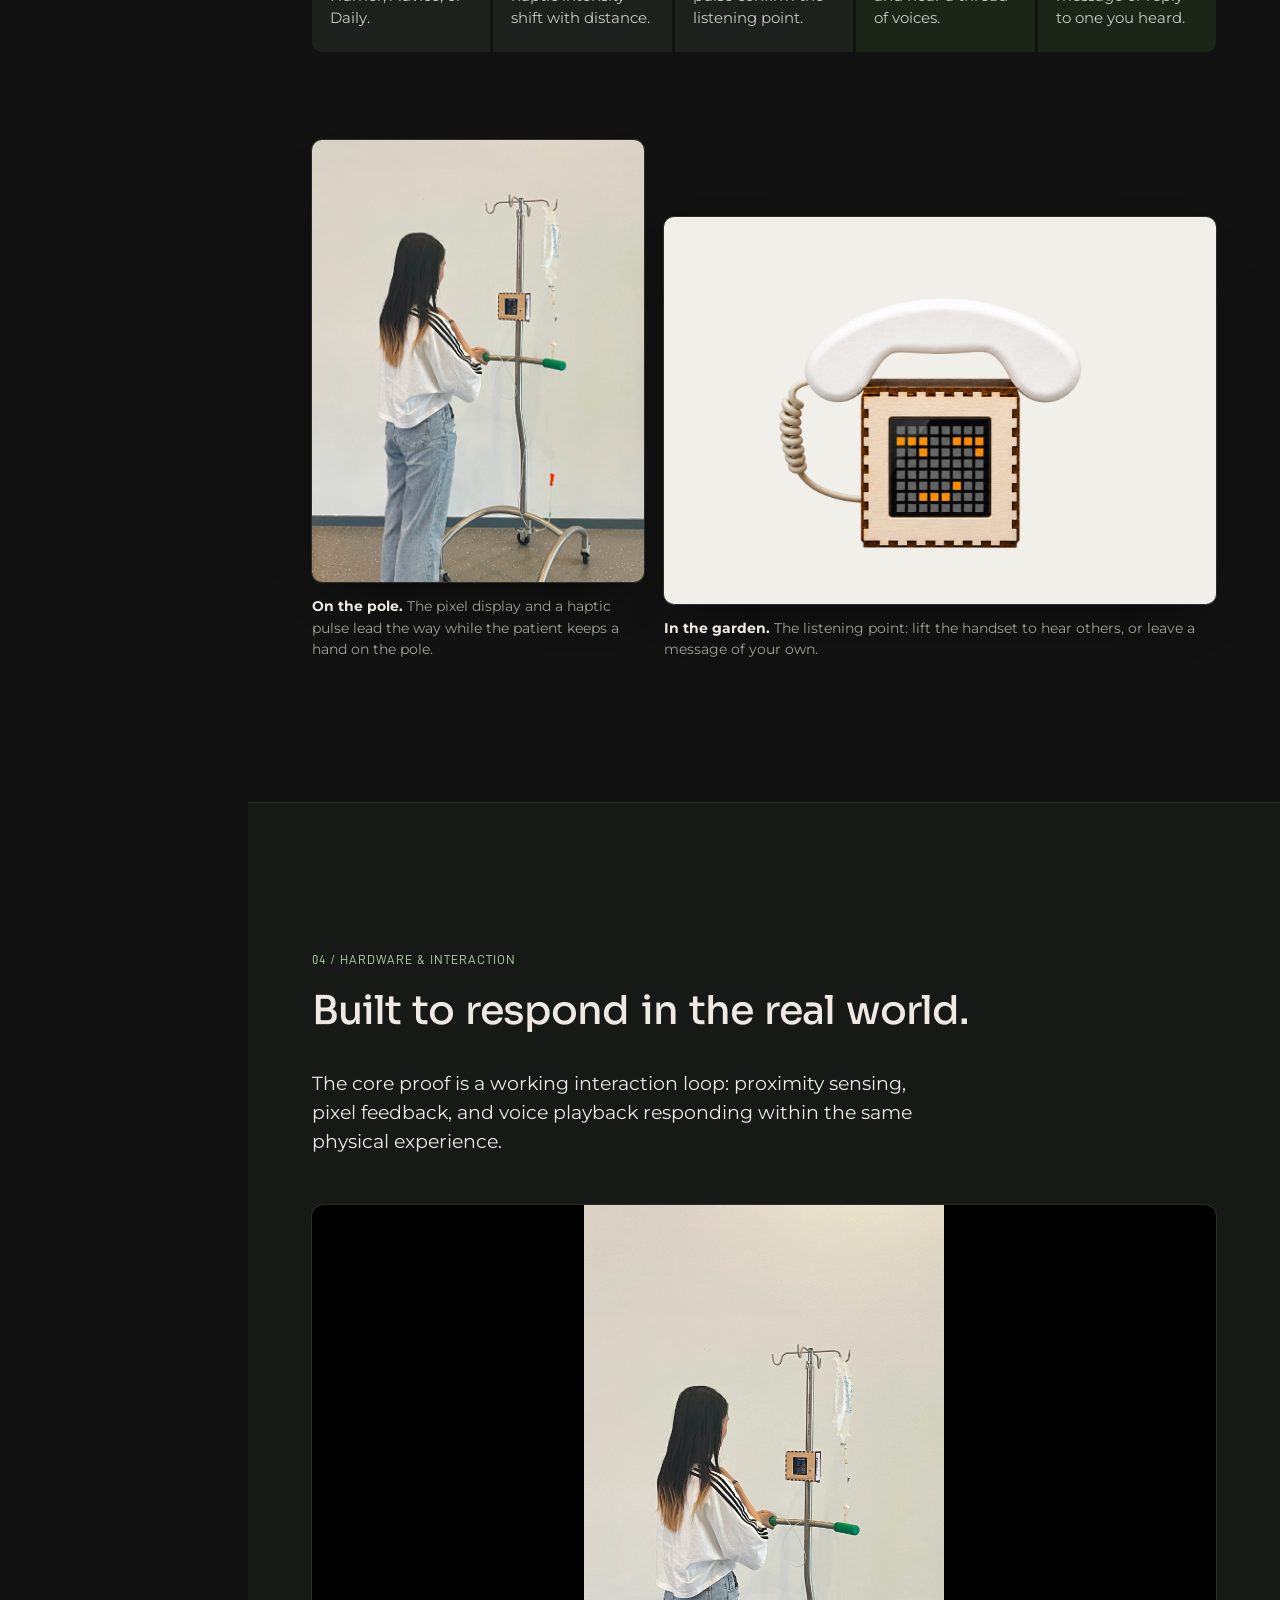
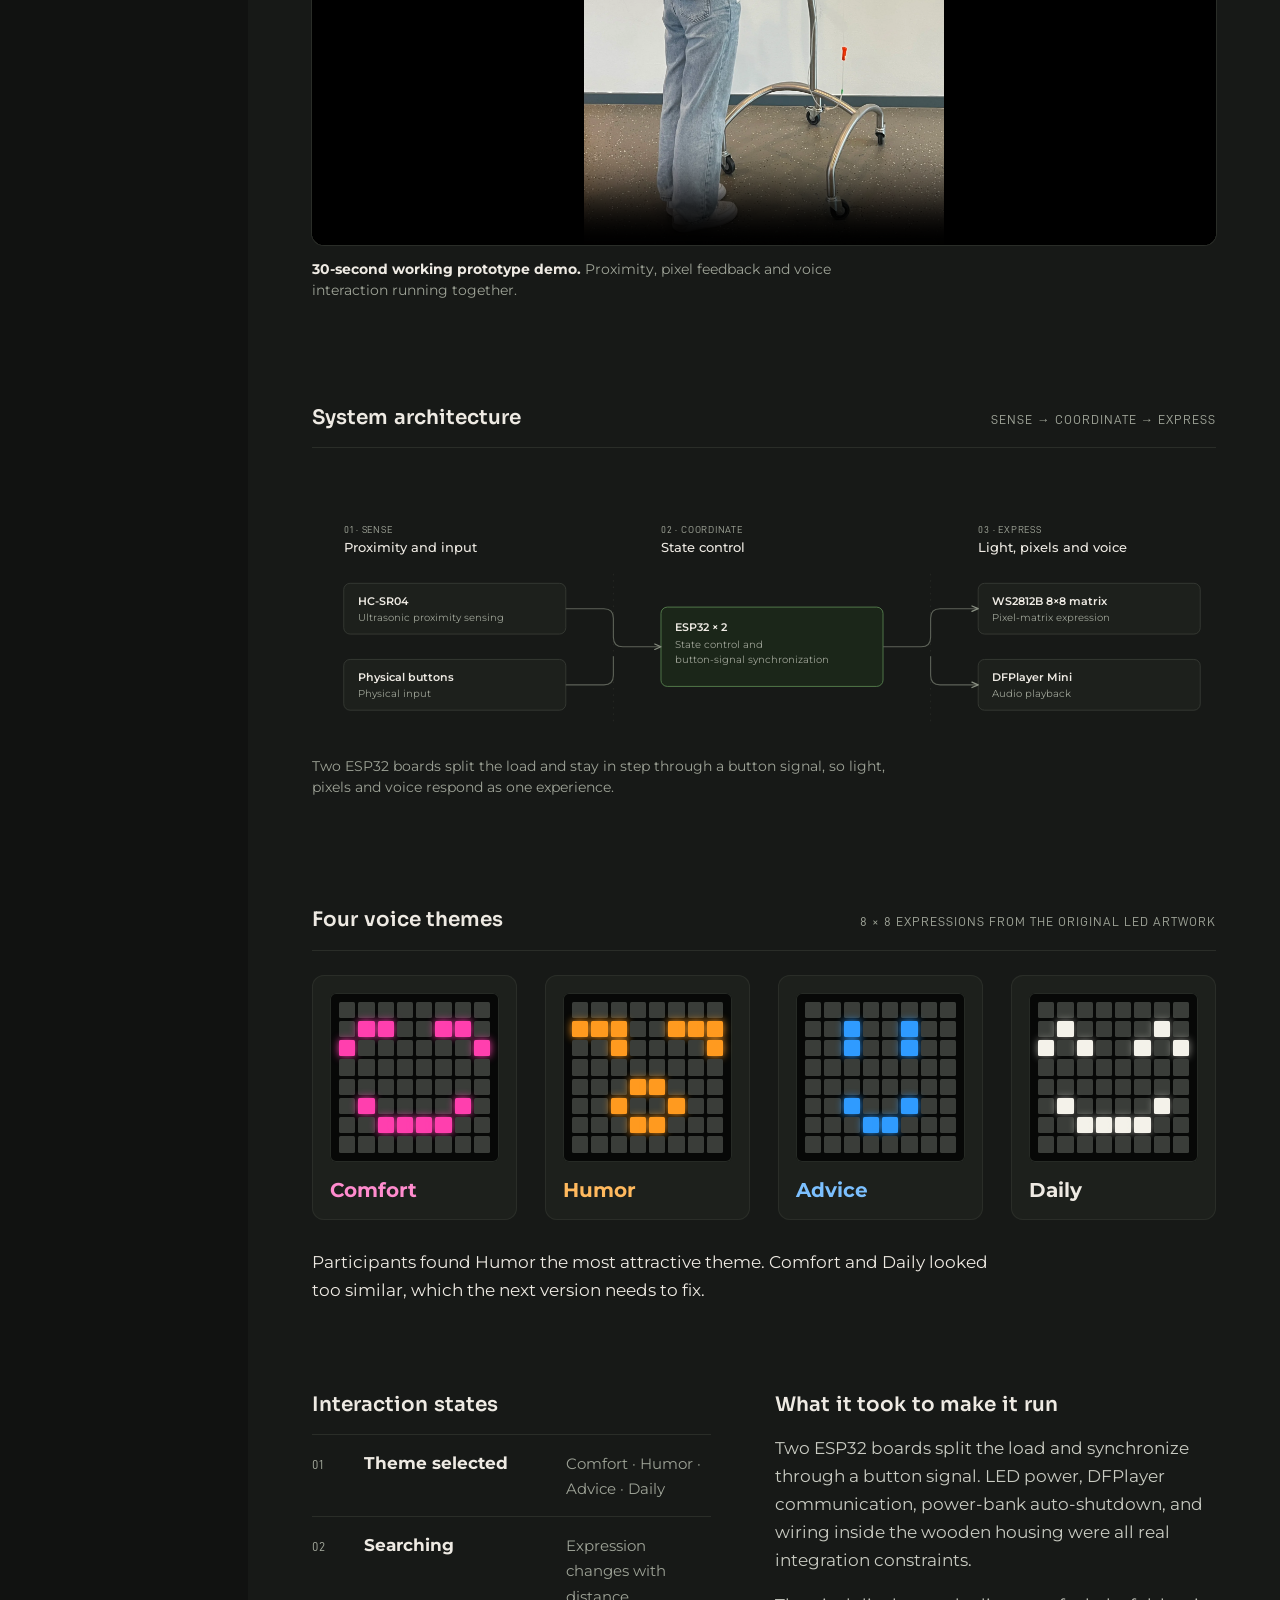
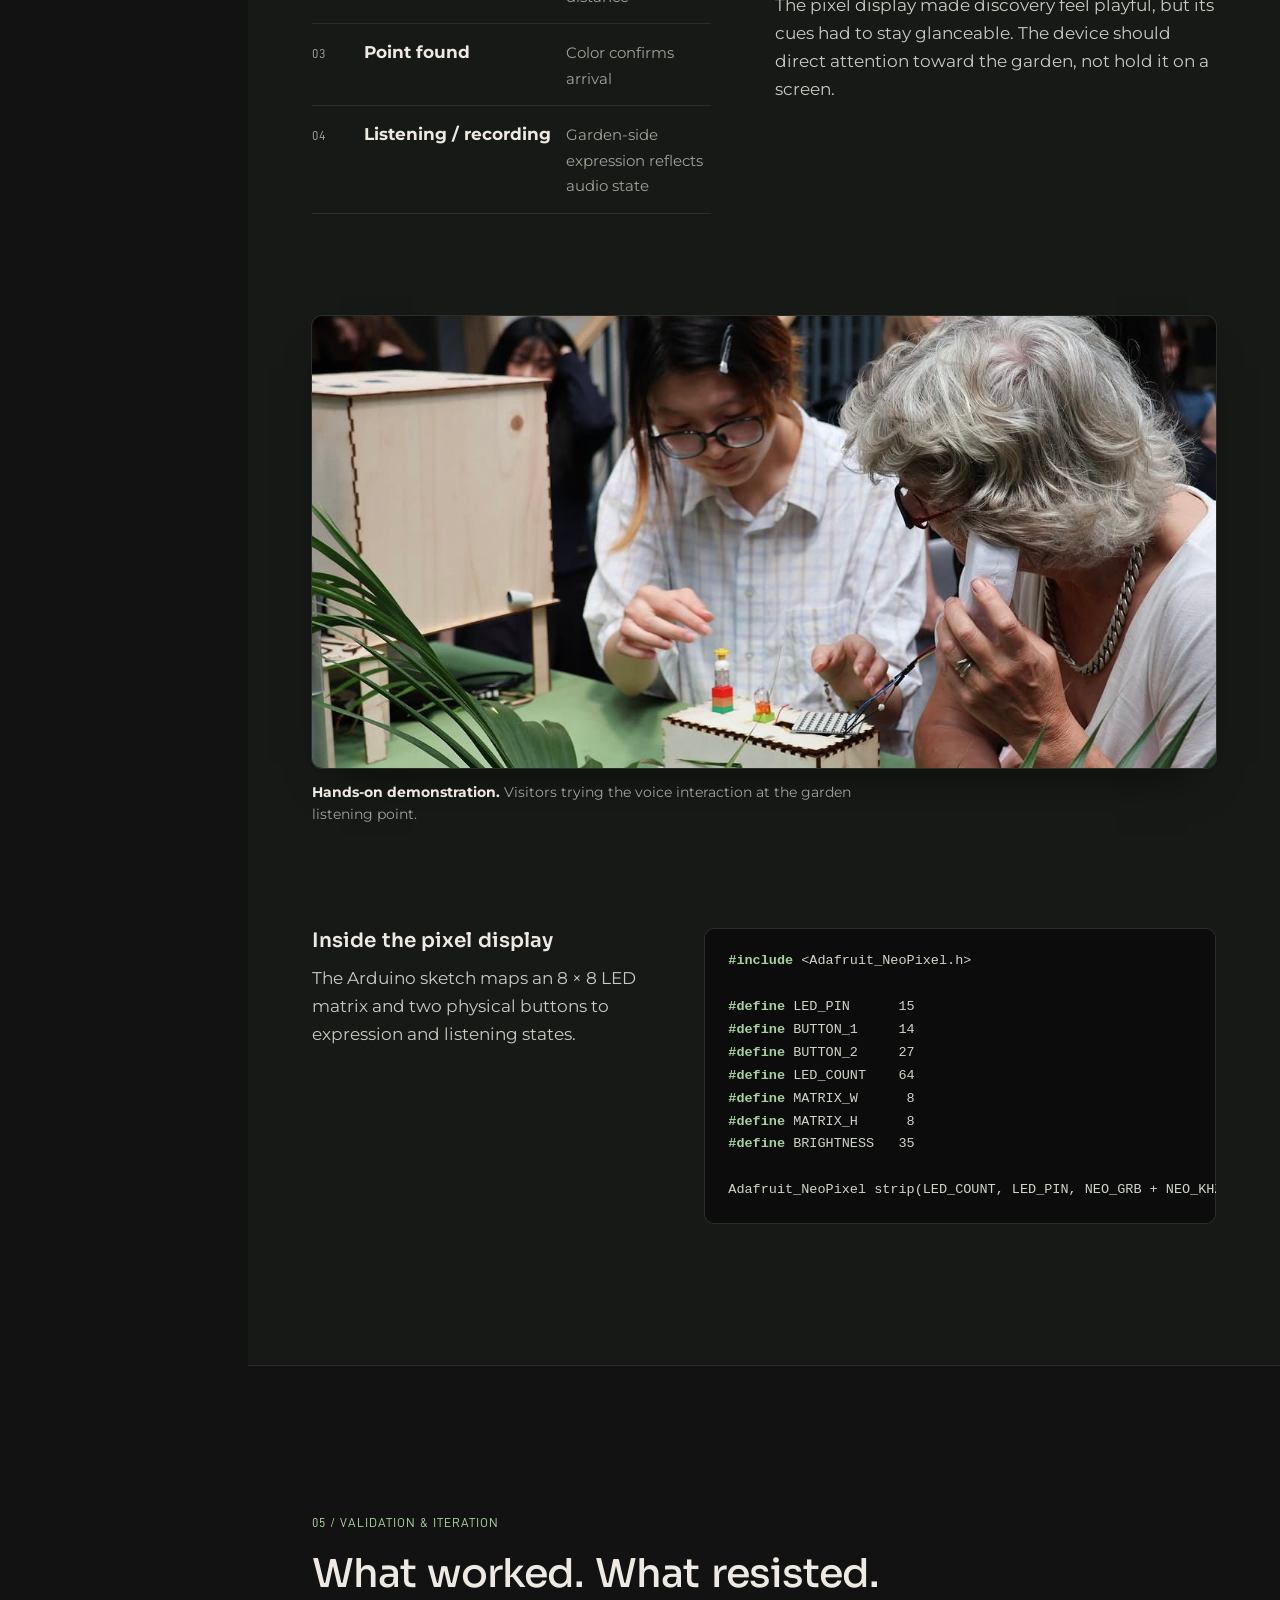
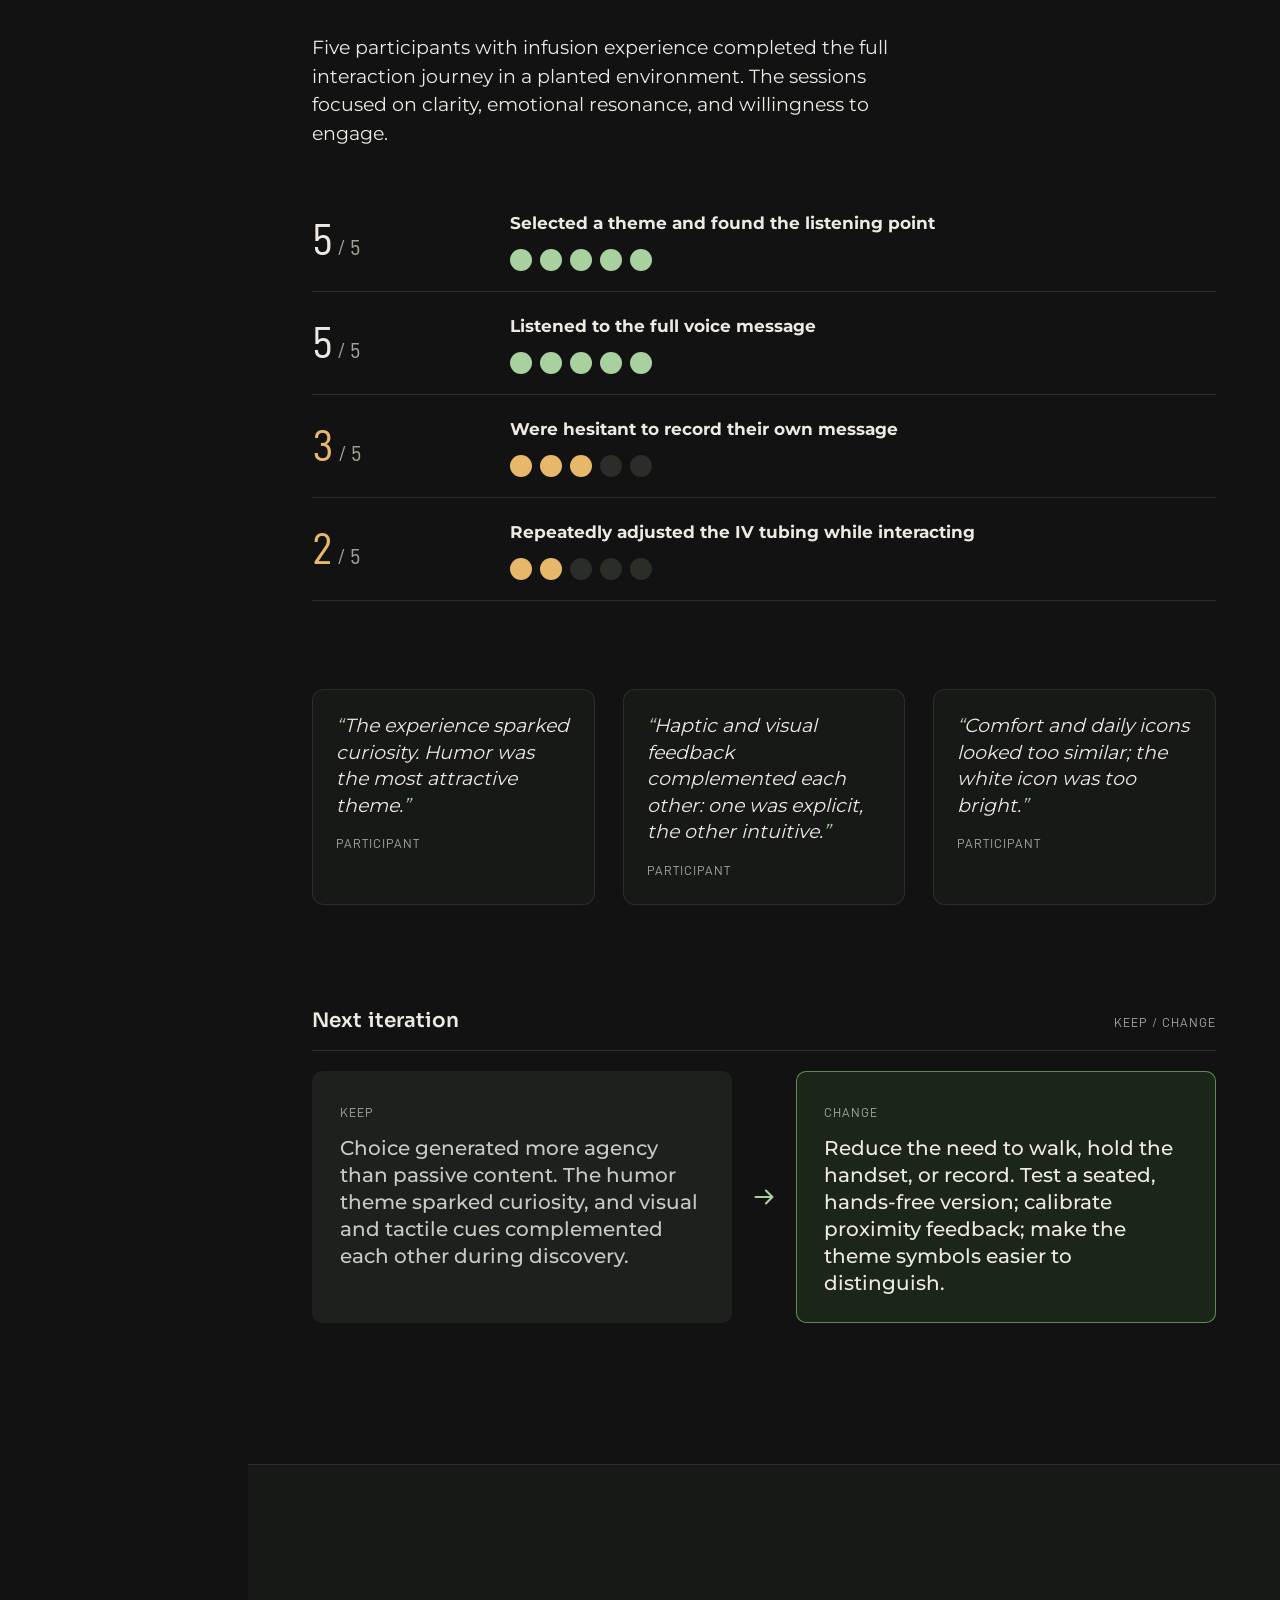
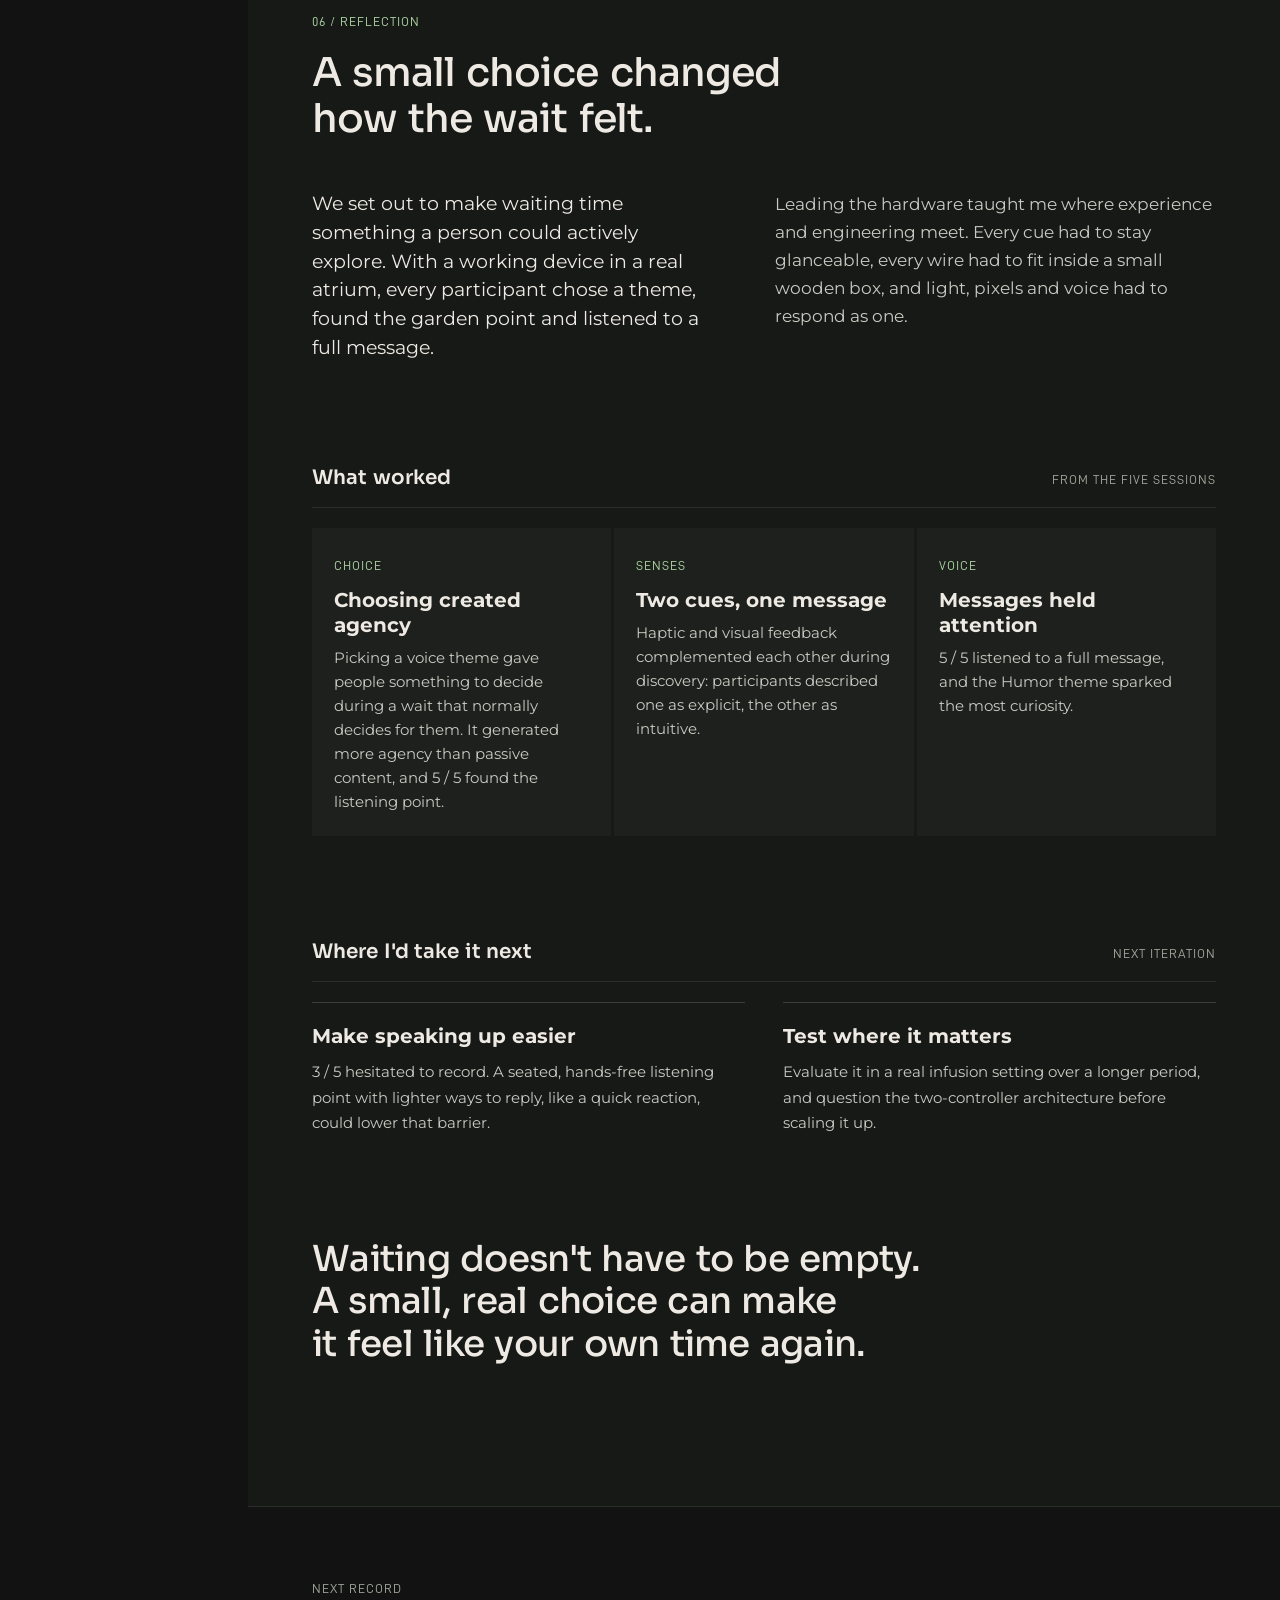
<file: whispering-garden.html>
<!doctype html>
<html lang="en">
<head>
  <meta charset="utf-8">
  <meta name="viewport" content="width=device-width, initial-scale=1">
  <meta name="description" content="Whispering Garden: an IV-pole interface and garden listening point that turn waiting during infusion treatment into something patients can actively explore. Research, interaction design and a working hardware prototype, Erasmus MC Rotterdam.">
  <meta name="theme-color" content="#111211">
  <title>Whispering Garden | Ziyi Zhou</title>
  <link rel="preload" href="assets/fonts/home/Jost.ttf" as="font" type="font/ttf" crossorigin>
  <link rel="preload" href="assets/fonts/home/Manrope.ttf" as="font" type="font/ttf" crossorigin>
  <link rel="stylesheet" href="sync-case.css?v=3">
  <link rel="stylesheet" href="garden-case.css?v=11">
<link rel="stylesheet" href="cursor.css?v=1">
<link rel="stylesheet" href="type.css?v=3">
</head>
<body class="is-entering garden">
  <svg width="0" height="0" style="position:absolute" aria-hidden="true">
    <symbol id="i-arrow" viewBox="0 0 20 20"><path d="M3.5 10h13M11.5 5l5 5-5 5"/></symbol>
    <symbol id="i-back" viewBox="0 0 20 20"><path d="M16.5 10h-13M8.5 5l-5 5 5 5"/></symbol>
    <symbol id="i-out" viewBox="0 0 20 20"><path d="M6 14 14 6M7.5 6H14v6.5"/></symbol>
    <symbol id="i-down" viewBox="0 0 20 20"><path d="M10 3.5v13M5 11.5l5 5 5-5"/></symbol>
  </svg>
  <a class="skip" href="#main">Skip to case study</a>

  <div class="shell">
    <aside class="rail" aria-label="Case study navigation">
      <a class="back" href="index.html"><svg class="icon"><use href="#i-back"/></svg>All records</a>
      <div class="who"><strong>Ziyi Zhou</strong><span>Product Manager &amp; UX Designer</span></div>
      <nav class="chapters chapter-nav" aria-label="Chapters">
        <a href="#cover" class="is-current"><span>00</span>Overview</a>
        <a href="#context"><span>01</span>Context</a>
        <a href="#research"><span>02</span>Research</a>
        <a href="#concept"><span>03</span>Concept</a>
        <a href="#prototype"><span>04</span>Prototype</a>
        <a href="#validation"><span>05</span>Validation</a>
        <a href="#reflection"><span>06</span>Reflection</a>
      </nav>
      <p class="source plain-panel">Erasmus MC, Rotterdam</p>
    </aside>

    <main class="main" id="main">
      <!-- ================= OVERVIEW ================= -->
      <section class="cover" id="cover" aria-labelledby="title">
        <div class="wrap">
          <div>
            <h1 id="title"><span>Whispering</span><span>Garden<i>.</i></span></h1>
            <p class="statement">Turning passive waiting into an active response. An IV-pole interface guides people through the hospital garden to a listening point, where they hear voices from others and can leave one of their own.</p>
            <dl class="facts">
              <div><dt class="panel">My role</dt><dd>Product &amp; design lead: research, interaction, hardware</dd></div>
              <div><dt class="panel">Period</dt><dd>Mar–Jun 2026</dd></div>
              <div><dt class="panel">Place</dt><dd>Erasmus MC, Rotterdam</dd></div>
              <div><dt class="panel">Team</dt><dd>With Mingxuan Xu, Tiancheng Xi and Yuxin Li</dd></div>
            </dl>
          </div>
          <figure class="g-stage v5" aria-label="Hospital atrium garden with the listening device. The pixel display cycles through the four voice themes and the handset plays a message for each.">
            <img class="g-photo" id="g-photo" src="assets/whispering-garden/garden-cover-photocomposite.webp" width="1086" height="1448" alt="Whispering Garden listening objects in the planted atrium of Erasmus MC">
            <div class="g-device">
              <div class="g-box"><div class="pixel-matrix big" id="cover-matrix" aria-hidden="true"></div></div>
              <div class="g-device__label"><span class="g-theme" id="cover-theme">Comfort</span><span class="g-eq" aria-hidden="true"><i></i><i></i><i></i><i></i></span><span class="g-dots" id="cover-dots" aria-hidden="true"><i></i><i></i><i></i><i></i></span><button class="g-mute" id="g-mute" type="button" aria-pressed="false" aria-label="Mute voices"><svg viewBox="0 0 20 20" aria-hidden="true"><path class="spk" d="M3 8h3l4-3.5v11L6 12H3z"/><path class="on" d="M13 7.5a3.5 3.5 0 0 1 0 5M15 5.5a6.5 6.5 0 0 1 0 9"/><path class="off" d="M13 8l4 4M17 8l-4 4"/></svg></button></div>
            </div>
            <div class="g-handset" id="g-handset" aria-hidden="true">
              <span class="g-rings"><i></i><i></i><i></i></span>
              <img src="assets/whispering-garden/handset-white.webp" width="629" height="660" alt="">
            </div>
            <audio id="g-voice" preload="auto"></audio>
          </figure>
        </div>
      </section>

      <section class="section" aria-labelledby="summary-title">
        <h2 class="sr" id="summary-title">Summary</h2>
        <div class="wrap">
          <div class="summary">
            <div><span class="panel">Problem</span><p>During an infusion, people are tied to a chair, a line and a schedule. The wait feels <b>passive and lonely</b>.</p></div>
            <div><span class="panel">Insight</span><p>Five patient interviews showed <b>three layers of loneliness</b>. A small sense of choice changed how the wait felt.</p></div>
            <div><span class="panel">Concept</span><p>An IV-pole interface that leads people to a <b>garden listening point</b> to hear and leave voice messages.</p></div>
            <div><span class="panel">Result</span><p>A working prototype. <b>5 / 5</b> participants chose a theme, found the point and listened to a full message.</p></div>
          </div>

          <div class="block">
            <div class="block-head"><h2 class="h3">What I did</h2><span class="panel">3 contributions</span></div>
            <ul class="credits">
              <li><h3>Patient research &amp; framework</h3><p>Led five interviews with long-term infusion patients and translated the findings into the Warmth, Voice and Choice framework.</p><a href="#research">Research <svg class="icon"><use href="#i-down"/></svg></a></li>
              <li><h3>Product direction &amp; interaction</h3><p>Defined the product direction, the interaction sequence from IV pole to garden, and the emotional feedback language of light, pixels and voice.</p><a href="#concept">Concept <svg class="icon"><use href="#i-down"/></svg></a></li>
              <li><h3>Hardware &amp; prototyping</h3><p>Led hardware selection, integration and physical prototyping, up to a working loop of proximity sensing, pixel feedback and voice playback.</p><a href="#prototype">Prototype <svg class="icon"><use href="#i-down"/></svg></a></li>
            </ul>
            <p class="stack plain-panel"><span>ESP32 × 2</span><span>Arduino</span><span>HC-SR04</span><span>WS2812B 8×8 LED matrix</span><span>DFPlayer Mini</span><span>Physical prototyping</span><span>In-depth interviews</span></p>
          </div>

          <div class="block pdm">
            <div class="block-head"><h2 class="h3">Product decisions &amp; metrics</h2><span class="panel">Tested with 5 participants</span></div>
            <div class="pdm-grid">
              <ol class="pdm-dec"><li><span class="panel">Decision 01</span><strong>The interface lives on the IV pole, not a phone.</strong><p>Patients already keep a hand on the pole, and a screen would pull their eyes down instead of out into the garden. <em>Trade-off:</em> cues must stay glanceable, so little information fits.</p></li><li><span class="panel">Decision 02</span><strong>Voice and Choice first, Warmth later.</strong><p>Temperature was far harder to build reliably, and a working end-to-end loop mattered more for testing. <em>Trade-off:</em> the physical layer of loneliness is still open.</p></li><li><span class="panel">Decision 03</span><strong>Four themes, not an open feed.</strong><p>A small, real choice gave back a sense of agency without adding decisions. <em>Trade-off:</em> less variety per visit.</p></li></ol>
              <div class="pdm-met">
                <div class="ns"><span class="panel">North star</span><strong>Full listens per infusion</strong><p>Share of patients who hear a complete message during treatment. 5 / 5 in testing.</p></div>
                <div><span class="panel">Supporting</span><ul><li>Messages left per session (3 / 5 hesitated to record)</li><li>Self-reported agency and loneliness, before vs after</li></ul></div>
                <div><span class="panel">Guardrail</span><ul><li>Tubing adjustments while interacting (2 / 5 in testing)</li><li>Extra work for nurses</li></ul></div>
                <p class="pdm-note">From a five-person test in a planted setting: directional, not proof of effect.</p>
              </div>
            </div>
          </div>
        </div>
      </section>

      <!-- ================= CONTEXT ================= -->
      <section class="section" id="context" aria-labelledby="context-title">
        <div class="wrap">
          <header class="g-head"><span class="panel">01 / Context &amp; opportunity</span><h2 id="context-title">Waiting is not an empty moment.</h2></header>
          <div class="two">
            <p class="lede">During an infusion, a person is tethered to a chair, a line, and a schedule they cannot control. The physical constraint amplifies uncertainty and makes time feel strangely passive.</p>
            <div class="prose">
              <p>First-hand observation and patient conversations revealed familiar coping behaviors: looking at a phone, resting, or talking to someone nearby. Yet the needle, tubing, and IV pole continually pull attention back to treatment.</p>
              <p>The hospital's planted atrium already offered light, greenery, and space to move. The opportunity was to make that environment respond gently to the person within it, without asking them to stare at another screen.</p>
            </div>
          </div>
          <figure class="block wide-shot"><div class="shot"><img src="assets/whispering-garden/garden-concept-visualization-v2.webp" width="1683" height="935" loading="lazy" alt="Concept visualization of the Whispering Garden in the hospital atrium"></div><figcaption><strong>The setting.</strong> The planted atrium of Erasmus MC, where patients on an IV line can still move, see green and hear others.</figcaption></figure>
          <div class="question">
            <span class="panel">Target users</span>
            <p>People living with recurring or long-duration IV treatment, especially those who attend alone.</p>
          </div>
          <div class="question goal">
            <span class="panel">Experience goal</span>
            <p>Make waiting time something a person can actively explore.</p>
          </div>
        </div>
      </section>

      <!-- ================= RESEARCH ================= -->
      <section class="section band" id="research" aria-labelledby="research-title">
        <div class="wrap">
          <header class="g-head"><span class="panel">02 / User research</span><h2 id="research-title">The need beneath the waiting.</h2></header>
          <div class="two">
            <p class="lede">Five in-depth interviews with long-term infusion patients shaped a four-stage emotional journey: before treatment, settling in, the long wait, and leaving.</p>
            <div class="prose">
              <p>The strongest signal was not simply boredom. Patients described three overlapping forms of loneliness: physical isolation, missing social feedback, and a deeper loss of agency. A small sense of choice could change how the wait was experienced.</p>
            </div>
          </div>

          <div class="block">
            <div class="block-head"><h3>Emotional journey</h3><span class="panel">Interview synthesis</span></div>
            <ol class="g-journey v4" aria-label="Emotional journey during an infusion">
              <li><span class="panel">01</span><h4>Pre-infusion</h4><p class="feel">Anticipation and uncertainty</p><blockquote>“I was nervous before the needle went in.”</blockquote><div class="g-meter" aria-label="Loneliness 4 of 8"><span class="panel">Loneliness</span><span class="g-cells"><i class="on"></i><i class="on"></i><i class="on"></i><i class="on"></i><i></i><i></i><i></i><i></i></span></div></li>
              <li><span class="panel">02</span><h4>Settling in</h4><p class="feel">Body and equipment take focus</p><blockquote>“I felt a bit more in control when I adjusted my sitting position.”</blockquote><div class="g-meter" aria-label="Loneliness 3 of 8"><span class="panel">Loneliness</span><span class="g-cells"><i class="on"></i><i class="on"></i><i class="on"></i><i></i><i></i><i></i><i></i><i></i></span></div></li>
              <li class="peak"><span class="panel">03</span><h4>The long wait</h4><p class="feel">Loneliness and low agency peak</p><blockquote>“Nobody explained what was next and the remaining time, so I felt a bit lost and anxious.”</blockquote><div class="g-meter" aria-label="Loneliness 8 of 8"><span class="panel">Loneliness</span><span class="g-cells"><i class="on"></i><i class="on"></i><i class="on"></i><i class="on"></i><i class="on"></i><i class="on"></i><i class="on"></i><i class="on"></i></span></div></li>
              <li><span class="panel">04</span><h4>The end</h4><p class="feel">Relief mixed with uncertainty</p><blockquote>“I feel like a burden asking the doctor if I’m done.”</blockquote><div class="g-meter" aria-label="Loneliness 5 of 8"><span class="panel">Loneliness</span><span class="g-cells"><i class="on"></i><i class="on"></i><i class="on"></i><i class="on"></i><i class="on"></i><i></i><i></i><i></i></span></div></li>
            </ol>
            <p class="g-legend v4 plain-panel"><span class="g-cells"><i class="on"></i><i></i></span>Filled cells: how strongly loneliness and low agency came up at each stage, from five interviews</p>
          </div>

          <ul class="inputs" aria-label="Four dimensions of the waiting experience">
            <li><span class="panel">01 / Mental</span><strong>Anxious, lonely, unsettled</strong></li>
            <li><span class="panel">02 / Bodily</span><strong>Cold and physically restricted</strong></li>
            <li><span class="panel">03 / Temporal</span><strong>Unclear process and remaining time</strong></li>
            <li><span class="panel">04 / Behavioral</span><strong>Movement and one-handed activities constrained</strong></li>
          </ul>

          <div class="block">
            <div class="block-head"><h3>Three layers of loneliness</h3><span class="panel">Research synthesis → design dimensions</span></div>
            <ul class="layers">
              <li><span class="panel">Physical</span><p>Cold, constrained, unable to move freely</p><svg class="icon" aria-hidden="true"><use href="#i-arrow"/></svg><span class="g-out"><strong class="muted-dim">Warmth</strong><em class="g-tag">Not built</em></span></li>
              <li><span class="panel">Social</span><p>Little companionship or immediate response</p><svg class="icon" aria-hidden="true"><use href="#i-arrow"/></svg><strong>Voice</strong></li>
              <li><span class="panel">Existential</span><p>Few meaningful choices during the wait</p><svg class="icon" aria-hidden="true"><use href="#i-arrow"/></svg><strong>Choice</strong></li>
            </ul>
            <p class="note g-warm"><strong>Why no Warmth?</strong> We explored heat in early concepts, but safe, controllable warmth right next to a patient on an IV line was too hard to build within the project. We put our effort into Voice and Choice, the two needs we could build and test with real people.</p>
          </div>
        </div>
      </section>

      <!-- ================= CONCEPT ================= -->
      <section class="section" id="concept" aria-labelledby="concept-title">
        <div class="wrap">
          <header class="g-head"><span class="panel">03 / Interaction concept</span><h2 id="concept-title">A garden that answers back.</h2></header>
          <div class="two">
            <p class="lede">Choose a voice theme, follow gentle cues into the garden, discover a listening point, and decide whether to listen or leave a message of your own.</p>
            <div class="prose">
              <p>Light and pixel expressions communicate a state from a distance. Voice makes the presence of another person tangible. Together, they give feedback without demanding continuous screen use or complex movement.</p>
              <p>The concept evolved from a handheld device to a wearable cue and, finally, an IV-pole interface paired with a garden listening point. The final arrangement brought discovery and conversation into one place.</p>
            </div>
          </div>

          <div class="block">
            <div class="block-head"><h3>From object to place</h3><span class="panel">Three iterations, one clearer interaction</span></div>
            <ol class="evo">
              <li><div class="evo-img"><img src="assets/whispering-garden/handheld-concept-sketch.png" width="1668" height="2224" loading="lazy" alt="Early sketch of a removable handheld device attached to an IV pole"></div><span class="panel">01 / Handheld</span><h4>Warmth close to the body</h4><p>Useful as comfort, but not strongly connected to the garden experience.</p></li>
              <li><div class="evo-img"><img src="assets/whispering-garden/wearable-exploration.png" width="619" height="616" loading="lazy" alt="Prototype exploration of a wrist-worn directional indicator held near an IV pole"></div><span class="panel">02 / Wearable</span><h4>A directional cue</h4><p>Checking the wrist added effort; separating audio from the garden confused participants.</p></li>
              <li class="final"><div class="evo-img"><img src="assets/whispering-garden/prototype-cutout.png" width="1149" height="2141" loading="lazy" alt="Final working IV pole with pixel interface and separate garden listening point"></div><span class="panel">03 / Final prototype</span><h4>Interface on the pole</h4><p>The pole guides discovery; a single garden point holds the voice exchange.</p></li>
            </ol>
          </div>

          <div class="block">
            <div class="block-head"><h3>The interaction, step by step</h3><span class="panel">IV pole → garden</span></div>
            <ol class="flow5" aria-label="Interaction sequence">
              <li class="pole"><span class="where panel">IV pole</span><span class="n">01</span><h4>Choose</h4><p>Select Comfort, Humor, Advice, or Daily.</p></li>
              <li class="pole"><span class="where panel">IV pole</span><span class="n">02</span><h4>Seek</h4><p>Emoji size and haptic intensity shift with distance.</p></li>
              <li class="pole"><span class="where panel">IV pole</span><span class="n">03</span><h4>Arrive</h4><p>Color and a short pulse confirm the listening point.</p></li>
              <li class="garden"><span class="where panel">Garden</span><span class="n">04</span><h4>Listen</h4><p>Lift the handset and hear a thread of voices.</p></li>
              <li class="garden"><span class="where panel">Garden</span><span class="n">05</span><h4>Respond</h4><p>Record a new message or reply to one you heard.</p></li>
            </ol>
          </div>

          <div class="pair g-pair">
            <figure><div class="shot"><img src="assets/whispering-garden/prototype-in-use.webp" width="1390" height="2472" loading="lazy" alt="A participant using the IV-pole interface"></div><figcaption><strong>On the pole.</strong> The pixel display and a haptic pulse lead the way while the patient keeps a hand on the pole.</figcaption></figure>
            <figure><div class="shot light"><img src="assets/whispering-garden/garden-handset-lit.png" width="1500" height="1049" loading="lazy" alt="Garden listening device with a white handset, wooden housing, and an illuminated orange pixel expression"></div><figcaption><strong>In the garden.</strong> The listening point: lift the handset to hear others, or leave a message of your own.</figcaption></figure>
          </div>
        </div>
      </section>

      <!-- ================= PROTOTYPE ================= -->
      <section class="section band" id="prototype" aria-labelledby="prototype-title">
        <div class="wrap">
          <header class="g-head"><span class="panel">04 / Hardware &amp; interaction</span><h2 id="prototype-title">Built to respond in the real world.</h2></header>
          <p class="lede solo">The core proof is a working interaction loop: proximity sensing, pixel feedback, and voice playback responding within the same physical experience.</p>

          <figure class="g-video">
            <video controls playsinline preload="metadata" poster="assets/whispering-garden/prototype-in-use.webp" aria-label="Thirty-second demonstration of the working Whispering Garden prototype">
              <source src="assets/whispering-garden/prototype-demo.mp4" type="video/mp4">
            </video>
            <figcaption><strong>30-second working prototype demo.</strong> Proximity, pixel feedback and voice interaction running together.</figcaption>
          </figure>

          <div class="block">
            <div class="block-head"><h3>System architecture</h3><span class="panel">Sense → coordinate → express</span></div>
            <p class="swipe panel" aria-hidden="true">Swipe to see the full system <svg class="icon"><use href="#i-arrow"/></svg></p>
            <figure class="pipeline g-arch">
              <svg viewBox="0 0 1160 300" role="img" aria-label="System architecture: an ultrasonic proximity sensor and physical buttons feed two synchronized ESP32 boards, which drive an 8 by 8 LED pixel matrix and DFPlayer Mini audio playback.">
                <defs><marker id="head" viewBox="0 0 10 10" refX="9" refY="5" markerWidth="7" markerHeight="7" orient="auto"><path d="M1 1.5 9 5 1 8.5" fill="none" stroke="#8a9083" stroke-width="1.6" stroke-linecap="round" stroke-linejoin="round"/></marker></defs>
                <text class="stage-t" x="40" y="36">01 · Sense</text><text class="stage-s" x="40" y="60">Proximity and input</text>
                <text class="stage-t" x="440" y="36">02 · Coordinate</text><text class="stage-s" x="440" y="60">State control</text>
                <text class="stage-t" x="840" y="36">03 · Express</text><text class="stage-s" x="840" y="60">Light, pixels and voice</text>
                <path class="lane" d="M380 88V280M780 88V280"/>
                <g class="node"><rect x="40" y="100" width="280" height="64" rx="8"/><text class="n1" x="58" y="127">HC-SR04</text><text class="n2" x="58" y="147">Ultrasonic proximity sensing</text></g>
                <g class="node"><rect x="40" y="196" width="280" height="64" rx="8"/><text class="n1" x="58" y="223">Physical buttons</text><text class="n2" x="58" y="243">Physical input</text></g>
                <g class="node out"><rect x="440" y="130" width="280" height="100" rx="8"/><text class="n1" x="458" y="160">ESP32 × 2</text><text class="n2" x="458" y="182">State control and</text><text class="n2" x="458" y="200">button-signal synchronization</text></g>
                <g class="node"><rect x="840" y="100" width="280" height="64" rx="8"/><text class="n1" x="858" y="127">WS2812B 8×8 matrix</text><text class="n2" x="858" y="147">Pixel-matrix expression</text></g>
                <g class="node"><rect x="840" y="196" width="280" height="64" rx="8"/><text class="n1" x="858" y="223">DFPlayer Mini</text><text class="n2" x="858" y="243">Audio playback</text></g>
                <path class="wire" d="M320 132H368Q380 132 380 144V168Q380 180 392 180H440" marker-end="url(#head)"/>
                <path class="wire" d="M320 228H368Q380 228 380 216V192"/>
                <path class="wire" d="M720 180H768Q780 180 780 168V144Q780 132 792 132H840" marker-end="url(#head)"/>
                <path class="wire" d="M780 192V216Q780 228 792 228H840" marker-end="url(#head)"/>
              </svg>
              <figcaption>Two ESP32 boards split the load and stay in step through a button signal, so light, pixels and voice respond as one experience.</figcaption>
            </figure>
          </div>

          <div class="block">
            <div class="block-head"><h3>Four voice themes</h3><span class="panel">8 × 8 expressions from the original LED artwork</span></div>
            <ul class="themes-px">
              <li class="comfort"><div class="pixel-matrix" data-pixels="00000000/01100110/10000001/00000000/00000000/01000010/00111100/00000000" role="img" aria-label="Pink pixel face for Comfort"></div><strong>Comfort</strong></li>
              <li class="humor"><div class="pixel-matrix" data-pixels="00000000/11100111/00100001/00000000/00000000/00000100/00011000/00000000" data-next="00000000/11100111/00100001/00000000/00011000/00100100/00011000/00000000" role="img" aria-label="Animated orange pixel face for Humor"></div><strong>Humor</strong></li>
              <li class="advice"><div class="pixel-matrix" data-pixels="00000000/00100100/00100100/00000000/00000000/00100100/00011000/00000000" role="img" aria-label="Blue pixel face for Advice"></div><strong>Advice</strong></li>
              <li class="daily"><div class="pixel-matrix" data-pixels="00000000/01000010/10100101/00000000/00000000/01000010/00111100/00000000" role="img" aria-label="White pixel face for Daily"></div><strong>Daily</strong></li>
            </ul>
            <p class="note">Participants found Humor the most attractive theme. Comfort and Daily looked too similar, which the next version needs to fix.</p>
          </div>

          <div class="two g-run">
            <div>
              <h3 class="h3">Interaction states</h3>
              <ol class="states">
                <li><span class="panel">01</span><strong>Theme selected</strong><p>Comfort · Humor · Advice · Daily</p></li>
                <li><span class="panel">02</span><strong>Searching</strong><p>Expression changes with distance</p></li>
                <li><span class="panel">03</span><strong>Point found</strong><p>Color confirms arrival</p></li>
                <li><span class="panel">04</span><strong>Listening / recording</strong><p>Garden-side expression reflects audio state</p></li>
              </ol>
            </div>
            <div class="prose">
              <h3 class="h3">What it took to make it run</h3>
              <p>Two ESP32 boards split the load and synchronize through a button signal. LED power, DFPlayer communication, power-bank auto-shutdown, and wiring inside the wooden housing were all real integration constraints.</p>
              <p>The pixel display made discovery feel playful, but its cues had to stay glanceable. The device should direct attention toward the garden, not hold it on a screen.</p>
            </div>
          </div>

          <figure class="block g-photo-wide"><div class="shot"><img src="assets/whispering-garden/prototype-demonstration.jpg" width="1206" height="795" loading="lazy" alt="Visitors trying the voice device at a hands-on prototype demonstration"></div><figcaption><strong>Hands-on demonstration.</strong> Visitors trying the voice interaction at the garden listening point.</figcaption></figure>

          <div class="block code-row">
            <div><h3 class="h3">Inside the pixel display</h3><p>The Arduino sketch maps an 8 × 8 LED matrix and two physical buttons to expression and listening states.</p></div>
            <pre><code><b>#include</b> &lt;Adafruit_NeoPixel.h&gt;

<b>#define</b> LED_PIN      15
<b>#define</b> BUTTON_1     14
<b>#define</b> BUTTON_2     27
<b>#define</b> LED_COUNT    64
<b>#define</b> MATRIX_W      8
<b>#define</b> MATRIX_H      8
<b>#define</b> BRIGHTNESS   35

Adafruit_NeoPixel strip(LED_COUNT, LED_PIN, NEO_GRB + NEO_KHZ800);</code></pre>
          </div>
        </div>
      </section>

      <!-- ================= VALIDATION ================= -->
      <section class="section" id="validation" aria-labelledby="validation-title">
        <div class="wrap">
          <header class="g-head"><span class="panel">05 / Validation &amp; iteration</span><h2 id="validation-title">What worked. What resisted.</h2></header>
          <p class="lede solo">Five participants with infusion experience completed the full interaction journey in a planted environment. The sessions focused on clarity, emotional resonance, and willingness to engage.</p>

          <ul class="ledger g-results" aria-label="Observations from prototype evaluation">
            <li><span class="n">5<small> / 5</small></span><div><strong>Selected a theme and found the listening point</strong><div class="dots" aria-hidden="true"><i class="on"></i><i class="on"></i><i class="on"></i><i class="on"></i><i class="on"></i></div></div></li>
            <li><span class="n">5<small> / 5</small></span><div><strong>Listened to the full voice message</strong><div class="dots" aria-hidden="true"><i class="on"></i><i class="on"></i><i class="on"></i><i class="on"></i><i class="on"></i></div></div></li>
            <li class="warn"><span class="n">3<small> / 5</small></span><div><strong>Were hesitant to record their own message</strong><div class="dots" aria-hidden="true"><i class="on"></i><i class="on"></i><i class="on"></i><i></i><i></i></div></div></li>
            <li class="warn"><span class="n">2<small> / 5</small></span><div><strong>Repeatedly adjusted the IV tubing while interacting</strong><div class="dots" aria-hidden="true"><i class="on"></i><i class="on"></i><i></i><i></i><i></i></div></div></li>
          </ul>

          <div class="g-quotes">
            <figure><blockquote>The experience sparked curiosity. Humor was the most attractive theme.</blockquote><figcaption class="panel">Participant</figcaption></figure>
            <figure><blockquote>Haptic and visual feedback complemented each other: one was explicit, the other intuitive.</blockquote><figcaption class="panel">Participant</figcaption></figure>
            <figure><blockquote>Comfort and daily icons looked too similar; the white icon was too bright.</blockquote><figcaption class="panel">Participant</figcaption></figure>
          </div>

          <div class="block">
            <div class="block-head"><h3>Next iteration</h3><span class="panel">Keep / change</span></div>
            <div class="shift">
              <div class="from plain"><span class="panel">Keep</span><p>Choice generated more agency than passive content. The humor theme sparked curiosity, and visual and tactile cues complemented each other during discovery.</p></div>
              <div class="arrow"><svg class="icon"><use href="#i-arrow"/></svg></div>
              <div class="to"><span class="panel">Change</span><p>Reduce the need to walk, hold the handset, or record. Test a seated, hands-free version; calibrate proximity feedback; make the theme symbols easier to distinguish.</p></div>
            </div>
          </div>
        </div>
      </section>

      <!-- ================= REFLECTION ================= -->
      <section class="section band" id="reflection" aria-labelledby="reflection-title">
        <div class="wrap">
          <header class="g-head"><span class="panel">06 / Reflection</span><h2 id="reflection-title">A small choice changed how the wait felt.</h2></header>
          <div class="two">
            <p class="lede">We set out to make waiting time something a person could actively explore. With a working device in a real atrium, every participant chose a theme, found the garden point and listened to a full message.</p>
            <div class="prose">
              <p>Leading the hardware taught me where experience and engineering meet. Every cue had to stay glanceable, every wire had to fit inside a small wooden box, and light, pixels and voice had to respond as one.</p>
            </div>
          </div>

          <div class="block">
            <div class="block-head"><h3>What worked</h3><span class="panel">From the five sessions</span></div>
            <ul class="reflect-grid">
              <li><span class="panel">Choice</span><strong>Choosing created agency</strong><p>Picking a voice theme gave people something to decide during a wait that normally decides for them. It generated more agency than passive content, and 5 / 5 found the listening point.</p></li>
              <li><span class="panel">Senses</span><strong>Two cues, one message</strong><p>Haptic and visual feedback complemented each other during discovery: participants described one as explicit, the other as intuitive.</p></li>
              <li><span class="panel">Voice</span><strong>Messages held attention</strong><p>5 / 5 listened to a full message, and the Humor theme sparked the most curiosity.</p></li>
            </ul>
          </div>

          <div class="block">
            <div class="block-head"><h3>Where I'd take it next</h3><span class="panel">Next iteration</span></div>
            <ul class="themes two-col">
              <li><strong>Make speaking up easier</strong><p>3 / 5 hesitated to record. A seated, hands-free listening point with lighter ways to reply, like a quick reaction, could lower that barrier.</p></li>
              <li><strong>Test where it matters</strong><p>Evaluate it in a real infusion setting over a longer period, and question the two-controller architecture before scaling it up.</p></li>
            </ul>
          </div>

          <p class="takeaway">Waiting doesn't have to be empty. A small, real choice can make it feel like your own time again.</p>
        </div>
      </section>

      <nav class="wrap next" aria-label="Next project">
        <div><p class="panel">Next record</p><a class="big" href="sync-sweat.html">sync&amp;sweat<svg class="icon"><use href="#i-out"/></svg></a></div>
        <a class="home" href="index.html">Back to all records</a>
      </nav>
    </main>
  </div>

  <script src="case.js?v=3"></script>
  <script>
    requestAnimationFrame(() => requestAnimationFrame(() => document.body.classList.remove('is-entering')));
    // cover: each face on the pixel display plays its own voice message through the handset
    (() => {
      const m = document.getElementById('cover-matrix'), label = document.getElementById('cover-theme');
      if (!m) return;
      const V = 'assets/whispering-garden/';
      const themes = [
        ['Comfort', 'comfort', '00000000/01100110/10000001/00000000/00000000/01000010/00111100/00000000', [V + 'voice-comfort.mp3']],
        ['Humor', 'humor', '00000000/11100111/00100001/00000000/00011000/00100100/00011000/00000000', [V + 'voice-humor-1.mp3', V + 'voice-humor-2.mp3']],
        ['Advice', 'advice', '00000000/00100100/00100100/00000000/00000000/00100100/00011000/00000000', [V + 'voice-advice.mp3']],
        ['Daily', 'daily', '00000000/01000010/10100101/00000000/00000000/01000010/00111100/00000000', [V + 'voice-daily.mp3']],
      ];
      for (let i = 0; i < 64; i++) m.append(document.createElement('span'));
      const cells = [...m.children];
      const stage = document.querySelector('.g-stage'), audio = document.getElementById('g-voice'), mute = document.getElementById('g-mute');
      const reduce = matchMedia('(prefers-reduced-motion: reduce)').matches;
      let n = 0, part = 0, timer = null, muted = false, blocked = false;
      const render = (k) => {
        const [name, cls, bits] = themes[k];
        m.className = 'pixel-matrix big ' + cls; label.textContent = name; label.className = 'g-theme ' + cls;
        themes.forEach((t) => stage.classList.toggle(t[1] + '-on', t[1] === cls));
        document.querySelectorAll('#cover-dots i').forEach((d, j) => d.classList.toggle('on', j === k));
        const b = bits.replaceAll('/', '');
        cells.forEach((c, i) => c.classList.toggle('is-lit', b[i] === '1'));
      };
      const next = (delay) => { clearTimeout(timer); timer = setTimeout(() => { n = (n + 1) % 4; part = 0; show(); }, delay); };
      const speak = () => {
        stage.classList.remove('is-playing');
        if (muted || document.hidden) return next(3200);
        audio.src = themes[n][3][part];
        audio.play().then(() => { blocked = false; stage.classList.add('is-playing'); })
          .catch(() => { blocked = true; next(3200); });
      };
      const show = () => { render(n); if (!reduce || !muted) speak(); };
      audio.addEventListener('ended', () => {
        stage.classList.remove('is-playing');
        part++;
        if (part < themes[n][3].length) setTimeout(speak, 350); else next(1400);
      });
      // browsers only allow sound after the first interaction with the page: resume right away when it happens
      const unlock = () => { if (blocked && !muted) { clearTimeout(timer); part = 0; speak(); } };
      ['pointerdown', 'keydown', 'touchstart'].forEach((e) => addEventListener(e, unlock, { capture: true }));
      mute.addEventListener('click', (e) => {
        e.stopPropagation(); muted = !muted; mute.setAttribute('aria-pressed', muted); mute.classList.toggle('is-muted', muted);
        mute.setAttribute('aria-label', muted ? 'Unmute voices' : 'Mute voices');
        if (muted) { audio.pause(); stage.classList.remove('is-playing'); next(3200); } else { clearTimeout(timer); part = 0; speak(); }
      });
      document.addEventListener('visibilitychange', () => { if (document.hidden) { audio.pause(); stage.classList.remove('is-playing'); } });
      show();
    })();
  </script>
<script src="cursor.js?v=1"></script>
</body>
</html>
</file>
<file: vinyl-demo.css>
:root{font-family:Ubuntu,Arial,sans-serif;color:#eeeae3;background:#111211;color-scheme:dark;--muted:#aaa9a2;--accent:#b9caaa}*{box-sizing:border-box}body{margin:0}a{color:inherit;text-decoration:none}button{font:inherit;color:inherit}::selection{background:#b9caaa;color:#111}a:focus-visible,button:focus-visible{outline:2px solid var(--accent);outline-offset:8px}header,main,footer{width:min(1400px,calc(100% - 112px));margin:auto}header{display:flex;align-items:center;gap:38px;padding:32px 0;border-bottom:1px solid #343632}header>a:first-child{font-size:21px}header>a span{font-weight:300}header p{font-size:13px;color:var(--muted)}header>a:last-child{margin-left:auto;font-size:12px}main{display:grid;grid-template-columns:1fr 1.08fr;gap:100px;padding:70px 0 90px;align-items:start}.studio{position:sticky;top:45px}h1{font-size:48px;line-height:1.12;font-weight:300;letter-spacing:0;margin:0 0 24px}h1 em{font-style:normal;color:var(--accent)}.intro{color:var(--muted);font-size:14px;line-height:1.8;margin:0 0 54px}.deck{position:relative;aspect-ratio:1.3;width:100%;background:#b5a38a;border-radius:7px;border:1px solid #d1c1a6;border-bottom:9px solid #7c6d58;box-shadow:0 24px 40px -10px #0009;isolation:isolate}.deck:before{content:"";position:absolute;inset:8px;border:1px solid #94836e;border-radius:3px;pointer-events:none}.platter{position:absolute;width:72%;aspect-ratio:1;top:5%;left:4%;border:4px solid #898982;border-radius:50%;background:#151616;box-shadow:0 5px 8px #0006}.disc{display:grid;place-items:center;aspect-ratio:1;border-radius:50%;background:repeating-radial-gradient(circle,#17191a 0 2px,#27292a 2.4px 3px,#161818 3.5px 5px);border:2px solid #323536;box-shadow:0 10px 20px #0005}.playing-disc{position:absolute;inset:3px}.label{border-radius:50%;width:32%;aspect-ratio:1;background:#e5e2d7;color:#242522;display:flex;align-items:center;justify-content:center;flex-direction:column;text-align:center;font-size:19px;gap:7px}.label b{font-weight:400}.label small{font-size:7px;line-height:1.6}.spindle{position:absolute;inset:calc(50% - 3px);border-radius:50%;background:#959b96;border:1px solid #e6e9e6;z-index:2}.arm-pivot{position:absolute;right:10%;top:13%;width:11%;aspect-ratio:1;border-radius:50%;background:#27292a;border:5px solid #828680;box-shadow:0 4px 7px #0005}.arm{position:absolute;top:50%;left:40%;width:9px;height:235px;max-height:480%;background:#b5bbb8;border-right:3px solid #666d69;transform-origin:50% 0;transform:rotate(-6deg);transition:transform .45s ease}.arm:before{content:"";position:absolute;top:-18px;left:-10px;width:27px;height:26px;background:#333738;border-top:3px solid #7f8584}.arm i{position:absolute;bottom:-6px;left:-5px;width:20px;height:36px;background:#212425;border-bottom:4px solid #b9caaa}.deck-bottom{position:absolute;left:7%;right:8%;bottom:6%;display:flex;align-items:center;gap:15px;color:#292b27;font-size:10px}.maker{font-size:17px;font-weight:700}.maker small{display:block;font-size:6px;font-weight:400;margin-top:3px}.light{width:7px;height:7px;border-radius:50%;background:#425540;margin-left:auto}.playback{display:flex;align-items:center;justify-content:space-between;min-height:54px;font-size:12px;color:var(--muted)}.playback button{border:0;background:none;text-decoration:underline;cursor:pointer}.signature{font-size:12px;color:var(--muted);line-height:1.7;margin-top:28px}.collection{display:grid;gap:66px;min-width:0}.album{min-width:0}.sleeve{display:block;position:relative;border:0;padding:0;background:none;width:100%;aspect-ratio:1.38;cursor:grab;text-align:left;touch-action:pan-y}.jacket{position:absolute;inset:0 auto 0 0;width:72%;background:#232824;overflow:hidden;box-shadow:3px 10px 22px #0008;border:1px solid #ffffff18;transition:transform .35s ease;display:block}.peek{position:absolute;right:0;top:3%;width:68%;transition:transform .45s ease}.peek .label{font-size:18px}.jacket img{width:100%;height:100%;object-fit:cover;display:block}.cover-type{position:absolute;z-index:1;top:26px;left:26px;font-size:36px;line-height:1.05;font-weight:300}.cover-foot{position:absolute;bottom:22px;left:26px;font-size:10px;z-index:1}.garden .jacket img{filter:brightness(.68)}.garden .cover-type{color:white;text-shadow:0 2px 8px #0007}.garden .cover-foot{background:#1d2921;padding:8px 10px;left:20px;bottom:16px}.garden .label{background:#b9caaa}.sync .jacket{background:#dcdedc;color:#222724}.sync .cover-type{font-size:47px}.cover-type>span{display:block}.sync .jacket img{position:absolute;top:44%;height:39%;object-fit:contain;mix-blend-mode:multiply}.sync .peek{background:repeating-radial-gradient(circle,#b8bab7 0 2px,#d0d1cd 2.4px 3px,#bfc1bd 3.5px 5px);border-color:#bdbfba}.sync .label{background:#343e37;color:#eee}.food .jacket{background:#063d2b}.food .cover-type{font-size:36px}.food .cover-type>span{font-size:16px;margin-top:9px}.food .jacket img{position:absolute;top:36%;height:49%;object-fit:contain}.food .label{background:#b9d59b}.album-caption{display:flex;align-items:center;justify-content:space-between;gap:12px;padding-top:22px}h2{font-size:17px;font-weight:400;margin:0 0 7px}.album-caption p{font-size:11px;color:var(--muted);margin:0}.album-caption a{font-size:11px;padding:12px 0;white-space:nowrap}.sleeve:hover .peek,.sleeve:focus-visible .peek{transform:translateX(10px) rotate(12deg)}.sleeve:hover .jacket{transform:translateX(-4px)}.deck.target{outline:2px solid var(--accent);outline-offset:7px}.deck.playing .playing-disc{animation:spin 2.5s linear infinite}.deck.playing .arm{transform:rotate(27deg)}.deck.playing .light{background:#d0e4ad}.drag-ghost{position:fixed;width:160px;pointer-events:none;z-index:100;opacity:.95}.drag-ghost .label{font-size:16px}.drag-ghost .label small{font-size:6px}footer{border-top:1px solid #343632;display:flex;justify-content:space-between;gap:20px;padding:28px 0;color:var(--muted);font-size:11px}@keyframes spin{to{transform:rotate(360deg)}}
@media(min-width:1600px){main{gap:140px}.collection{gap:80px}}
@media(max-width:1050px){header,main,footer{width:calc(100% - 64px)}main{gap:50px}h1{font-size:38px}.cover-type,.food .cover-type{font-size:28px}.sync .cover-type{font-size:36px}.arm{height:180px}.cover-type{top:20px;left:20px}}
@media(max-width:700px){header,main,footer{width:calc(100% - 40px)}header{flex-wrap:wrap;gap:10px;padding:24px 0}header>a:first-child{font-size:19px}header p{order:3;width:100%;margin:4px 0 0;font-size:12px}main{display:block;padding-top:34px}.studio{position:relative;top:auto}h1{font-size:38px}.intro{margin-bottom:32px;font-size:13px}.deck{max-width:400px;margin:auto}.signature{display:none}.collection{margin-top:38px;gap:42px}.album-caption{padding-top:17px}.cover-type,.food .cover-type{font-size:32px}.sync .cover-type{font-size:42px}.arm{height:200px}footer{flex-wrap:wrap}.cover-foot{font-size:9px}}
@media(prefers-reduced-motion:reduce){*,*:before,*:after{animation:none!important;transition:none!important}}
</file>
<file: vinyl-retro.css>
.deck{aspect-ratio:1.04;border:0;border-radius:8px;background-color:#75441f;background-image:repeating-linear-gradient(2deg,#ffffff04 0 1px,#1209000a 1px 3px,transparent 3px 7px),linear-gradient(90deg,#8e542d,#72401f 50%,#8c532b);box-shadow:0 18px 30px #0006,inset 0 0 0 1px #b18253;padding-bottom:20%;margin-top:78px;margin-bottom:17px}.deck:before{inset:auto 0 20% 0;height:13px;border:0;border-radius:0;background:#131412;box-shadow:0 2px 3px #0008}.deck:after{content:"";position:absolute;bottom:-10px;left:5%;width:90%;height:11px;background:linear-gradient(90deg,#50534f 0 9%,transparent 9% 91%,#50534f 91%);z-index:-1}.retro-name{position:absolute;left:0;right:0;top:-29px;height:26px;background:linear-gradient(#b8bbb7,#7d827c);color:#191d19;font-size:11px;font-weight:500;padding:6px 12px;border-radius:2px;display:flex;justify-content:space-between}.retro-name span{font-size:9px;font-weight:400}.deck .platter{width:74%;left:5%;top:5%;border:8px solid #747874;box-shadow:0 3px 8px #0008,inset 0 0 0 2px #a1a5a0;background:#353a35}.deck .playing-disc{inset:4px;background:repeating-radial-gradient(circle,#303530 0 3px,#353a35 3px 4px,#303530 4px 8px);box-shadow:none;border:0}.deck .label{background:#303530;color:#babfb4;width:32%;font-size:18px}.deck .label small{font-size:6px}.deck .arm-pivot{right:6%;top:9%;width:12%;background:linear-gradient(90deg,#858a86,#d0d3cc 48%,#8d938e);border:2px solid #a6aca5}.deck .arm{top:35%;left:43%;height:290px;max-height:510%;width:7px;transform:rotate(0deg);background:linear-gradient(90deg,#808881,#e2e5dc 50%,#868d87);border:0}.deck .arm:before{width:18px;left:-6px;top:-24px;height:30px;background:linear-gradient(90deg,#878e87,#c8cec6,#858c85);border-top:3px solid #b9c0b7;border-radius:3px}.deck .arm i{background:#151b17;border:2px solid #474c42;border-bottom:5px solid #852f24;width:20px;height:35px;left:-6px}.deck .arm i:before{content:"";position:absolute;inset:5px;background:radial-gradient(circle,#aa8650 0 2px,transparent 3px);background-size:6px 9px}.deck.playing .arm{transform:rotate(25deg)}.deck-bottom{display:none}.retro-controls{position:absolute;bottom:3%;left:5%;right:5%;height:13%;display:grid;grid-template-columns:1.2fr 1fr;gap:18px;align-items:center}.transport{display:flex;justify-content:space-between;gap:7px}.transport button{width:38px;height:38px;border-radius:50%;background:linear-gradient(120deg,#b4b8b2,#818881);border:1px solid #c0c4bd;box-shadow:0 3px 4px #0006;color:#171e17;font-size:9px;padding:0;cursor:pointer}.transport button:hover{background:#c4ccbd}.transport button:active{transform:translateY(2px);box-shadow:none}.retro-display{align-self:stretch;min-width:0;background:#101c1c;border:3px solid #322b21;box-shadow:inset 0 2px 5px #000c;color:#8bc9ca;padding:5px 8px;display:flex;flex-direction:column;justify-content:center;font-family:monospace;font-size:9px;gap:3px}.retro-display strong{font-size:10px;font-weight:400;white-space:nowrap;overflow:hidden;text-overflow:ellipsis}.retro-display small{font-size:8px;color:#a7c5bc}.retro-display>span{font-size:9px}.album.is-selected .album-caption h2{color:#c6d9b6}.studio .intro{margin-bottom:0}
@font-face{font-family:Jost;src:url("assets/fonts/home/Jost.ttf") format("truetype");font-weight:100 900;font-style:normal;font-display:swap}
@font-face{font-family:Manrope;src:url("assets/fonts/home/Manrope.ttf") format("truetype");font-weight:200 800;font-style:normal;font-display:swap}
@font-face{font-family:"D-DIN";src:url("assets/fonts/home/D-DIN.woff2") format("woff2");font-weight:400;font-style:normal;font-display:swap}
:root{font-family:Manrope,Arial,sans-serif;font-weight:400}
.studio h1,.cover-type,.album-caption h2,header>a:first-child{font-family:Jost,Arial,sans-serif;font-weight:600}
header>a span{font-weight:400}
.retro-name,.retro-name span,.transport button,.retro-display,.retro-display strong,.retro-display small,.cover-foot,.album-caption p,footer{font-family:"D-DIN",Arial,sans-serif;font-weight:400}
.retro-display{font-variant-numeric:tabular-nums}
.deck .platter{width:70%;top:4%}
.deck .platter{border-color:#727673;box-shadow:0 7px 12px #0009,inset 0 0 0 1px #d1d3cb;background:#141616}
.deck .playing-disc{inset:3px;border:2px solid #151717;background:repeating-radial-gradient(circle at center,#141616 0 1px,#2a2d2d 1.3px 1.8px,#151717 2.2px 3px);box-shadow:inset 0 0 0 4px #202323,inset 0 0 0 5px #454a464d,inset 0 0 18px #0008}
.deck .playing-disc:before{content:"";position:absolute;inset:0;border-radius:50%;pointer-events:none;background:conic-gradient(from 15deg,transparent 0deg,#dbe2dd08 32deg,#e8eeea20 48deg,#c9d4cf09 65deg,transparent 95deg,transparent 175deg,#dbe2dd08 208deg,#e8eeea18 230deg,transparent 260deg,transparent 360deg);box-shadow:inset 0 0 0 9px #0003}
.deck .label{position:relative;z-index:1;width:28%;background:radial-gradient(circle,#121414 0 9%,#454a46 10% 11%,#242827 12% 66%,#161918 67% 70%,#323735 71% 72%,#222624 73%);box-shadow:0 1px 3px #0009,inset 0 1px 2px #ffffff10;color:transparent;font-size:0}
.deck .spindle{inset:calc(50% - 4px);background:radial-gradient(circle at 30% 25%,#f5f4ed,#a3aaa3 45%,#505952 80%);border:1px solid #555e57;box-shadow:1px 2px 3px #0009}
@media(max-width:1050px){.deck .arm{height:225px}.retro-controls{gap:8px;left:4%;right:4%}.transport{gap:4px}.transport button{width:30px;height:30px;font-size:8px}.retro-display{padding:3px 5px}.retro-display strong{font-size:8px}.retro-display>span,.retro-display small{font-size:7px}}
@media(max-width:700px){.deck{margin-top:58px}.deck .arm{height:200px}.transport button{width:33px;height:33px}.retro-name{font-size:10px}.retro-name span{font-size:8px}.retro-display strong{font-size:8px}.deck .label{font-size:14px}}
</file>
<file: home.css>
/* ==========================================================================
   Homepage refresh: Montserrat type, translucent vinyl, walnut deck,
   metal tonearm, reworked Food Miner and sync&sweat sleeves.
   Loaded after vinyl-demo.css + vinyl-retro.css and overrides them.
   ========================================================================== */
@font-face { font-family: Montserrat; src: url("assets/fonts/home/Montserrat.woff2") format("woff2"); font-weight: 100 900; font-display: swap; }

.hd { --accent: #b9caaa; --muted: #a9aaa2; }
.hd, .hd button { font-family: Montserrat, "Helvetica Neue", Arial, sans-serif; }

/* ---------- type ---------- */
.hd header { padding: 30px 0; }
.hd header > a:first-child { font: 700 21px/1 Montserrat, sans-serif; letter-spacing: 0.04em; text-transform: uppercase; }
.hd header p { font: 500 12.5px/1 Montserrat, sans-serif; letter-spacing: 0.14em; text-transform: uppercase; color: var(--muted); }
.hd header > a:last-child, .hd footer, .hd footer a { font: 500 12px/1.4 Montserrat, sans-serif; letter-spacing: 0.12em; text-transform: uppercase; }
.hd .studio h1 { font: 600 clamp(30px, 2.9vw, 42px)/1.14 Montserrat, sans-serif; letter-spacing: 0.005em; text-transform: uppercase; margin-bottom: 26px; }
.hd .studio h1 em { color: var(--accent); }
.hd .intro { font: 400 13.5px/1.85 Montserrat, sans-serif; letter-spacing: 0.06em; text-transform: uppercase; color: var(--muted); max-width: 40em; }
.hd .intro::before { content: ""; display: block; width: 56px; height: 1px; margin-bottom: 20px; background: #6a6d66; }
.hd .playback { font: 500 11.5px/1.4 Montserrat, sans-serif; letter-spacing: 0.1em; text-transform: uppercase; }
.hd .album-caption h2 { font: 600 19px/1.2 Montserrat, sans-serif; letter-spacing: 0.02em; text-transform: uppercase; }
.hd .album-caption p { font: 500 11.5px/1.4 Montserrat, sans-serif; letter-spacing: 0.12em; text-transform: uppercase; }
.hd .album-caption a { font: 600 12px/1 Montserrat, sans-serif; letter-spacing: 0.12em; text-transform: uppercase; }
.hd .album.is-selected .album-caption h2 { color: var(--accent); }

/* ---------- deck: original wood plinth, brushed platter, smoked vinyl ---------- */
.hd .deck::before { background: linear-gradient(#070707, #1a1a19); }
.hd .retro-name { font: 700 10.5px/14px Montserrat, sans-serif; letter-spacing: 0.14em; background: linear-gradient(#c9ccc6, #8b908a); }
.hd .retro-name span { font: 600 9px/14px Montserrat, sans-serif; letter-spacing: 0.1em; text-transform: uppercase; }
.hd .deck .platter { width: 70%; top: 4%; left: 5%; border: 0; background:
    repeating-radial-gradient(circle, #ffffff0d 0 1px, transparent 1px 3px),
    conic-gradient(from 20deg, #7b807b, #e6e8e2 12%, #8d928d 25%, #cfd2cb 38%, #7a7f7a 50%, #e9ebe5 62%, #8a8f8a 75%, #d3d6cf 88%, #7b807b);
  box-shadow: 0 10px 18px #000a, 0 2px 0 #00000080, inset 0 0 0 1px #ffffff55; }
.hd .deck .playing-disc { inset: 2.2%; border: 0; box-shadow: 0 2px 6px #000c; background: url("assets/home/vinyl/smoke.webp") center / cover; }
.hd .deck .playing-disc::before { display: none; }
.hd .gloss { position: absolute; left: 5%; top: 4%; width: 70%; aspect-ratio: 1; border-radius: 50%; pointer-events: none; z-index: 3;
  background: url("assets/home/vinyl/spec.webp") center / 95.6% no-repeat; mix-blend-mode: screen; opacity: 0.8; }
.hd .deck .label { width: 34%; font-size: 0; color: transparent; background: #1c1f1d var(--art, none) center / cover; box-shadow: 0 0 0 3px #0d0f0e, 0 0 0 4px #ffffff14, inset 0 0 0 999px #0000001a; }
.hd .deck .spindle { z-index: 4; }
.hd .deck .arm-pivot, .hd .deck .arm { display: none; }

.hd .tonearm { position: absolute; z-index: 5; right: 2.5%; top: 2%; width: 21%; height: auto; overflow: visible; pointer-events: none; }
.hd .tonearm .arm-rot { transform-box: view-box; transform-origin: 60px 60px; transform: rotate(-2deg); transition: transform 0.7s cubic-bezier(0.4, 0, 0.2, 1); }
.hd .deck.playing .tonearm .arm-rot { transform: rotate(19deg); }

.hd .transport button { font: 700 9px/1 Montserrat, sans-serif; letter-spacing: 0.06em; text-transform: uppercase; color: #1b1e1b;
  background: radial-gradient(circle at 35% 30%, #fbfbf7, #b9bdb6 45%, #7c817b 100%); border: 1px solid #d9dcd4; box-shadow: 0 4px 6px #0008, inset 0 -2px 3px #0004; }
.hd .retro-display { font-family: "D-DIN", monospace; background: #0b1512; border: 3px solid #1f140b; color: #9fd8b0; text-shadow: 0 0 6px #9fd8b066; }

/* ---------- translucent vinyl on every sleeve ---------- */
.hd .peek { background: url("assets/home/vinyl/sage.webp") center / cover; border: 0; box-shadow: 8px 14px 28px #0009; }
.hd .peek::after { content: ""; position: absolute; inset: 0; border-radius: 50%; background: url("assets/home/vinyl/spec.webp") center / cover; mix-blend-mode: screen; opacity: 0.75; pointer-events: none; }
.hd .food .peek { background-image: url("assets/home/vinyl/mint.webp"); }
.hd .sync .peek { background-image: url("assets/home/vinyl/ruby.webp"); }
.hd .peek .label { position: relative; width: 34%; font-size: 0; color: transparent; background: #222 var(--art) center / cover; box-shadow: 0 0 0 2px #00000033, inset 0 0 0 999px #00000026; }
.hd .peek .label::after { content: ""; position: absolute; left: 50%; top: 50%; width: 7%; aspect-ratio: 1; border-radius: 50%; transform: translate(-50%, -50%); background: #0b0b0b; box-shadow: 0 0 0 2px #ffffff30; }
.hd .peek .label small { position: absolute; bottom: 16%; left: 0; right: 0; font: 700 8px/1 Montserrat, sans-serif; letter-spacing: 0.14em; text-transform: uppercase; color: #fff; text-shadow: 0 1px 3px #000; }
.hd .drag-ghost .label small { display: none; }

/* ---------- sleeves ---------- */
.hd .jacket { box-shadow: 4px 14px 30px #000a; border: 0; }
.hd .jacket::after { content: ""; position: absolute; inset: 0; pointer-events: none; z-index: 3; background: linear-gradient(115deg, #ffffff14, transparent 38%, transparent 70%, #00000026); box-shadow: inset 0 0 0 1px #ffffff14; }
.hd .cover-type { z-index: 2; font: 700 38px/0.98 Montserrat, sans-serif; letter-spacing: 0.005em; text-transform: uppercase; }
.hd .cover-no { position: absolute; z-index: 2; top: 26px; right: 24px; font: 700 12px/1 Montserrat, sans-serif; letter-spacing: 0.14em; }
.hd .cover-foot { z-index: 2; font: 600 10.5px/1.45 Montserrat, sans-serif; letter-spacing: 0.14em; text-transform: uppercase; }

.hd .garden .cover-no { color: #fff; }
.hd .garden .cover-foot { background: none; padding: 0; left: 26px; bottom: 22px; color: #fff; text-shadow: 0 1px 6px #000a; }

/* Food Miner: Uber green field, black type, the catch screen sliding in */
.hd .food .jacket { background: #06c167; color: #0b0b0b; }
.hd .food .cover-type { font-size: 52px; line-height: 0.9; color: #0b0b0b; }
.hd .food .cover-sub { position: absolute; z-index: 2; left: 28px; top: 146px; font: 700 12px/1 Montserrat, sans-serif; letter-spacing: 0.14em; text-transform: uppercase; }
.hd .food .cover-no { color: #0b0b0b; }
.hd .food .cover-phone { position: absolute; z-index: 1; right: -6%; bottom: -34%; width: 50%; height: auto; object-fit: contain; transform: rotate(-9deg); filter: drop-shadow(-14px 18px 22px #0006); }
.hd .food .cover-foot { color: #0b0b0b; }
.hd .food .jacket::before { content: ""; position: absolute; left: 0; right: 0; bottom: 0; height: 36%; background: linear-gradient(transparent, #00000014); z-index: 0; }

/* sync&sweat: black field, heart-rate rings, live session screen */
.hd .sync .jacket { background: #0c0c0d; color: #f2efe9; }
.hd .sync .pulse { position: absolute; z-index: 0; right: -22%; top: 18%; width: 92%; aspect-ratio: 1; border-radius: 50%;
  background: radial-gradient(circle, #c8102e 0 17%, #6d0c19 17.5% 30%, #3a0a10 30.5% 44%, #1d0709 44.5% 58%, transparent 58.5%); opacity: 0.95; }
.hd .sync .cover-type { font-size: 48px; line-height: 0.92; color: #f2efe9; text-transform: uppercase; }
.hd .sync .cover-type i { font-style: normal; color: #e0303f; }
.hd .sync .cover-no { color: #f2efe9; }
.hd .sync .cover-phone { position: absolute; z-index: 1; right: 8%; bottom: -30%; top: auto; width: 44%; height: auto; object-fit: contain; mix-blend-mode: normal; transform: rotate(7deg); filter: drop-shadow(-12px 16px 22px #000c); }
.hd .sync .cover-foot { color: #f2efe9; }

@media (max-width: 1050px) {
  .hd .food .cover-type { font-size: 40px; }
  .hd .food .cover-sub { top: 118px; left: 20px; }
  .hd .sync .cover-type { font-size: 38px; }
}
@media (max-width: 700px) {
  .hd header > a:first-child { font-size: 19px; }
  .hd .studio h1 { font-size: 26px; }
  .hd .intro { font-size: 12px; }
  .hd .cover-type { font-size: 28px; }
  .hd .food .cover-type { font-size: 34px; }
  .hd .food .cover-sub { top: 96px; left: 20px; font-size: 10px; }
  .hd .sync .cover-type { font-size: 32px; }
  .hd .cover-no { display: none; }
  .hd .cover-foot { left: 20px; bottom: 16px; font-size: 9px; }
}

/* De'Longhi: ice-blue field, dark type, the Pinguino standing in */
.hd .dlg .peek { background-image: url("assets/home/vinyl/ice.webp"); }
.hd .dlg .jacket { background: linear-gradient(160deg, #d7e8f3, #a9cbe2); color: #0f1a22; }
.hd .dlg .cover-type { font-size: 44px; line-height: 0.95; color: #0f1a22; }
.hd .dlg .cover-sub { position: absolute; z-index: 2; left: 28px; top: 130px; font: 600 12px/1 Montserrat, sans-serif; letter-spacing: 0.14em; text-transform: uppercase; color: #0f1a22; }
.hd .dlg .cover-no, .hd .dlg .cover-foot { color: #0f1a22; }
.hd .dlg .cover-product { position: absolute; z-index: 1; right: 8%; bottom: -4%; width: 36%; height: auto; filter: drop-shadow(-14px 20px 22px rgba(15, 26, 34, 0.35)); }
@media (max-width: 1050px) { .hd .dlg .cover-type { font-size: 34px; } .hd .dlg .cover-sub { top: 104px; left: 20px; } }
@media (max-width: 700px) { .hd .dlg .cover-type { font-size: 30px; } .hd .dlg .cover-sub { top: 90px; left: 20px; font-size: 10px; } }

/* ---------- personal statement: Jost (Futura-like), sentence case ---------- */
@font-face { font-family: Jost; src: url("assets/fonts/home/Jost.ttf") format("truetype"); font-weight: 100 900; font-display: swap; }
.hd .studio h1 { max-width: 15.5em; font: 400 clamp(28px, 2.55vw, 38px)/1.28 Jost, Futura, "Century Gothic", sans-serif; letter-spacing: -0.005em; text-transform: none; color: #eeeae3; margin-bottom: 26px; }
.hd .studio h1 em { font-style: normal; font-weight: 500; color: var(--accent); }
.hd .where { margin: 0; }
.hd .where::before { content: ""; display: block; width: 56px; height: 1px; margin-bottom: 18px; background: #6a6d66; }
.hd .where a { font: 500 14px/1.4 Montserrat, sans-serif; letter-spacing: 0.03em; text-transform: none; color: var(--muted); border-bottom: 1px solid #4a4d47; padding-bottom: 3px; transition: color .2s, border-color .2s; }
.hd .where a:hover { color: var(--accent); border-color: var(--accent); }
.hd footer a { text-transform: none; letter-spacing: 0.04em; }
@media (max-width: 700px) { .hd .studio h1 { font-size: 25px; } }

/* ---------- homepage type: Jost everywhere except the LCD readout ---------- */
.hd header > a:first-child, .hd header p, .hd header > a:last-child, .hd footer, .hd footer a,
.hd .playback, .hd .album-caption h2, .hd .album-caption p, .hd .album-caption a,
.hd .retro-name, .hd .retro-name span, .hd .transport button, .hd .cover-foot, .hd .cover-sub, .hd .cover-no, .hd .peek .label small, .hd .where a { font-family: Jost, Futura, "Century Gothic", sans-serif; }
.hd header > a:first-child { font-weight: 600; letter-spacing: 0.06em; }
.hd header p, .hd .album-caption p { font-weight: 400; }
.hd .album-caption h2 { font-weight: 500; font-size: 20px; letter-spacing: 0.04em; }
.hd .cover-type { font-family: Jost, Futura, sans-serif; font-weight: 600; }

/* ---------- option B: each record gets its own cover type ---------- */
@font-face { font-family: "Bricolage"; src: url("assets/fonts/home/Bricolage-800.woff2") format("woff2"); font-weight: 800; font-display: swap; }
@font-face { font-family: "Fraunces"; src: url("assets/fonts/home/Fraunces-500i.woff2") format("woff2"); font-weight: 500; font-style: italic; font-display: swap; }
@font-face { font-family: "Barlow Condensed"; src: url("assets/fonts/home/BarlowCond-800i.woff2") format("woff2"); font-weight: 800; font-style: italic; font-display: swap; }
@font-face { font-family: "Instrument Serif"; src: url("assets/fonts/home/InstrumentSerif-i.woff2") format("woff2"); font-weight: 400; font-style: italic; font-display: swap; }
.mix .food .cover-type { font: 800 62px/0.86 Bricolage, sans-serif; letter-spacing: -0.035em; text-transform: lowercase; }
.mix .food .cover-sub { top: 150px; }
.mix .garden .cover-type { font: italic 500 50px/0.98 Fraunces, Georgia, serif; letter-spacing: -0.01em; text-transform: none; }
.mix .sync .cover-type { font: italic 800 66px/0.84 "Barlow Condensed", sans-serif; letter-spacing: -0.01em; text-transform: uppercase; }
.mix .dlg .cover-type { font: italic 400 60px/0.92 "Instrument Serif", Georgia, serif; letter-spacing: -0.01em; text-transform: none; }
.mix .dlg .cover-sub { top: 146px; }
@media (max-width: 1050px) { .mix .food .cover-type { font-size: 48px; } .mix .garden .cover-type { font-size: 38px; } .mix .sync .cover-type { font-size: 50px; } .mix .dlg .cover-type { font-size: 46px; } .mix .food .cover-sub, .mix .dlg .cover-sub { top: 118px; } }
@media (max-width: 700px) { .mix .food .cover-type { font-size: 40px; } .mix .garden .cover-type { font-size: 32px; } .mix .sync .cover-type { font-size: 42px; } .mix .dlg .cover-type { font-size: 38px; } .mix .food .cover-sub, .mix .dlg .cover-sub { top: 96px; } }

/* header nav: Work / About */
.hd header nav { margin-left: auto; display: flex; gap: 32px; }
.hd header nav a { font: 500 12px/1.4 Montserrat, sans-serif; letter-spacing: 0.12em; text-transform: uppercase; color: var(--muted); }
.hd header nav a:hover, .hd header nav a[aria-current] { color: #eeeae3; }
.hd header nav a[aria-current] { box-shadow: 0 1px 0 var(--accent); }
</file>
<file: cursor.css>
/* Vinyl cursor: a small record that spins, and starts "playing" over anything clickable.
   Only for real mice; touch screens and reduced-motion keep their defaults. */
@media (hover: hover) and (pointer: fine) {
  html.vc-on, html.vc-on * { cursor: none !important; }
  html.vc-on input, html.vc-on textarea, html.vc-on [contenteditable] { cursor: text !important; }
  .vc { position: fixed; left: 0; top: 0; z-index: 2147483647; pointer-events: none; width: 0; height: 0; opacity: 0; transition: opacity .2s; }
  .vc.is-in { opacity: 1; }
  .vc-disc { position: absolute; left: -12px; top: -12px; width: 24px; height: 24px; border-radius: 50%;
    background:
      radial-gradient(circle, #0b0b0b 0 7%, var(--vc-label, #b9caaa) 7.5% 30%, transparent 31%),
      repeating-radial-gradient(circle, #1c1c1c 0 1px, #2c2c2c 1px 2px),
      #1c1c1c;
    box-shadow: 0 0 0 1px rgba(255, 255, 255, 0.22), 0 3px 8px rgba(0, 0, 0, 0.45);
    transition: transform .28s cubic-bezier(.3, 1.4, .5, 1), left .28s, top .28s, width .28s, height .28s; }
  .vc-disc::after { content: ""; position: absolute; inset: 0; border-radius: 50%;
    background: conic-gradient(from 30deg, transparent 0 18%, rgba(255, 255, 255, 0.22) 24%, transparent 30% 68%, rgba(255, 255, 255, 0.14) 74%, transparent 80%);
    animation: vc-spin 1.8s linear infinite; }
  .vc-play { position: absolute; left: 50%; top: 50%; width: 0; height: 0; border-style: solid; border-width: 5px 0 5px 8px; border-color: transparent transparent transparent #111; transform: translate(-35%, -50%) scale(0); transition: transform .2s; }
  .vc.is-link .vc-disc { left: -22px; top: -22px; width: 44px; height: 44px; }
  .vc.is-link .vc-disc::after { animation-duration: .7s; }
  .vc.is-link .vc-play { transform: translate(-35%, -50%) scale(1); }
  .vc.is-down .vc-disc { transform: scale(.82); }
  .vc.is-text .vc-disc { opacity: .35; }
  @keyframes vc-spin { to { transform: rotate(360deg); } }
}
@media (prefers-reduced-motion: reduce) { .vc-disc::after { animation: none !important; } }
</file>
<file: type.css>
/* Type: Sora for headings, Montserrat for reading text.
   Loaded last on every page; the per-project cover titles keep their own faces. */
@font-face { font-family: Sora; src: url("assets/fonts/home/Sora-500.woff2") format("woff2"); font-weight: 500; font-display: swap; }
@font-face { font-family: Sora; src: url("assets/fonts/home/Sora-600.woff2") format("woff2"); font-weight: 600; font-display: swap; }
@font-face { font-family: Montserrat; src: url("assets/fonts/home/Montserrat.woff2") format("woff2"); font-weight: 100 900; font-display: swap; }

/* ---------- case studies ---------- */
:root { --head: Sora, "Helvetica Neue", Arial, sans-serif; --display: Montserrat, "Helvetica Neue", Arial, sans-serif; --read: Montserrat, "Helvetica Neue", Arial, sans-serif; }
body:not(.hd) h2, body:not(.hd) .h2 { font-family: var(--head); font-weight: 500; font-size: clamp(28px, 3.1vw, 46px); line-height: 1.15; letter-spacing: -0.025em; }
body:not(.hd) h3, body:not(.hd) .h3, body:not(.hd) h2.h3 { font-family: var(--head); font-weight: 600; font-size: 20px; line-height: 1.3; letter-spacing: -0.01em; }
body:not(.hd) h4 { font-family: var(--head) !important; font-weight: 600 !important; font-size: 18px !important; line-height: 1.3 !important; letter-spacing: -0.01em !important; }
body:not(.hd) .lede { font-family: var(--read); font-weight: 400; }
body:not(.hd) .takeaway { font-family: var(--head); font-weight: 500; font-size: clamp(26px, 2.8vw, 40px); line-height: 1.18; }
body:not(.hd) .rail .who strong { font-family: var(--head); font-weight: 600; font-size: 17px; }
body:not(.hd) .next .big { font-family: var(--head); font-weight: 600; }
body:not(.hd) strong, body:not(.hd) b { font-weight: 700; }
body:not(.hd) blockquote { font-family: var(--read) !important; font-style: italic; }


/* ---------- homepage ---------- */
.hd header > a:first-child, .hd .album-caption h2 { font-family: Sora, sans-serif !important; font-weight: 600 !important; }
.hd header > a:first-child { font-size: 19px; font-weight: 600 !important; letter-spacing: 0.01em; }
.hd .album-caption h2 { font-size: 19px; letter-spacing: 0.01em; }
.hd .studio h1 { font: 500 clamp(27px, 2.35vw, 35px)/1.25 Sora, sans-serif; letter-spacing: -0.02em; max-width: 16em; }
.hd .studio h1 em { font-weight: 500; }
.hd header p, .hd header > a:last-child, .hd footer, .hd footer a, .hd .playback, .hd .album-caption p, .hd .album-caption a,
.hd .retro-name, .hd .retro-name span, .hd .transport button, .hd .cover-foot, .hd .cover-sub, .hd .cover-no, .hd .where a { font-family: Montserrat, sans-serif !important; }


:root :is(h2,h3,h4,.takeaway,.big), .hd .studio h1, .hd .album-caption h2 { word-spacing: 0.08em; }
body:not(.hd) h3, body:not(.hd) h4 { letter-spacing: 0 !important; }
</file>
<file: about.css>
/* ==========================================================================
   About page: "liner notes" on the back of the sleeve.
   Same dark field, sage accent, Sora headings and Montserrat body as the homepage.
   ========================================================================== */
@font-face { font-family: Montserrat; src: url("assets/fonts/home/Montserrat.woff2") format("woff2"); font-weight: 100 900; font-display: swap; }
@font-face { font-family: Sora; src: url("assets/fonts/home/Sora-500.woff2") format("woff2"); font-weight: 500; font-display: swap; }
@font-face { font-family: Sora; src: url("assets/fonts/home/Sora-600.woff2") format("woff2"); font-weight: 600; font-display: swap; }

:root { --bg: #111211; --ink: #eeeae3; --muted: #a9aaa2; --line: #343632; --accent: #b9caaa;
  --head: Sora, "Helvetica Neue", Arial, sans-serif; --read: Montserrat, "Helvetica Neue", Arial, sans-serif;
  color: var(--ink); background: var(--bg); color-scheme: dark; }
* { box-sizing: border-box; }
body { margin: 0; font-family: var(--read); }
a { color: inherit; text-decoration: none; }
::selection { background: var(--accent); color: #111; }
a:focus-visible { outline: 2px solid var(--accent); outline-offset: 6px; }

header, main, footer { width: min(1400px, calc(100% - 112px)); margin: auto; }

/* ---------- header (matches homepage) ---------- */
header { display: flex; align-items: center; gap: 38px; padding: 30px 0; border-bottom: 1px solid var(--line); }
header > a:first-child { font: 600 19px/1 var(--head); letter-spacing: 0.01em; text-transform: uppercase; }
header p { margin: 0; font: 500 12.5px/1 var(--read); letter-spacing: 0.14em; text-transform: uppercase; color: var(--muted); }
header nav { margin-left: auto; display: flex; gap: 32px; }
header nav a { font: 500 12px/1.4 var(--read); letter-spacing: 0.12em; text-transform: uppercase; color: var(--muted); }
header nav a:hover, header nav a[aria-current] { color: var(--ink); }
header nav a[aria-current] { box-shadow: 0 1px 0 var(--accent); }

.kicker { display: block; font: 600 11px/1 var(--read); letter-spacing: 0.16em; text-transform: uppercase; color: var(--muted); margin: 0 0 22px; }

/* ---------- hero ---------- */
.hero { display: grid; grid-template-columns: 1.15fr 1fr; gap: 90px; align-items: center; padding: 84px 0 96px; }
.hero h1 { font: 500 clamp(30px, 3vw, 44px)/1.18 var(--head); letter-spacing: -0.02em; word-spacing: 0.08em; margin: 0 0 30px; max-width: 15em; }
.hero h1 em { font-style: normal; color: var(--accent); }
.bio { font: 400 16px/1.75 var(--read); color: #d6d3cc; max-width: 36em; margin: 0 0 18px; }
.meta { display: flex; flex-wrap: wrap; gap: 8px 22px; margin: 26px 0 36px; font: 500 12px/1.4 var(--read); letter-spacing: 0.08em; text-transform: uppercase; color: var(--muted); }
.meta span::before { content: ""; display: inline-block; width: 6px; height: 6px; border-radius: 50%; background: var(--accent); margin-right: 9px; vertical-align: 1px; }
.actions { display: flex; flex-wrap: wrap; gap: 12px; }
.btn { display: inline-flex; align-items: center; gap: 10px; padding: 14px 20px; border: 1px solid #4a4d47; border-radius: 999px;
  font: 600 12px/1 var(--read); letter-spacing: 0.12em; text-transform: uppercase; transition: background .2s, color .2s, border-color .2s; }
.btn:hover { border-color: var(--accent); color: var(--accent); }
.btn.primary { background: var(--accent); border-color: var(--accent); color: #111; }
.btn.primary:hover { background: #cddbc0; color: #111; }

/* portrait as a record sleeve, with a disc sliding out */
.portrait { position: relative; aspect-ratio: 1.3; width: 100%; max-width: 560px; justify-self: end; }
.portrait .peek { position: absolute; right: 0; top: 4%; width: 70%; aspect-ratio: 1; border-radius: 50%;
  background: url("assets/home/vinyl/sage.webp") center / cover; box-shadow: 8px 14px 28px #0009; transition: transform .6s cubic-bezier(.3,1.2,.5,1); }
.portrait .peek::after { content: ""; position: absolute; inset: 0; border-radius: 50%; background: url("assets/home/vinyl/spec.webp") center / cover; mix-blend-mode: screen; opacity: .75; }
.portrait .peek i { position: absolute; left: 50%; top: 50%; width: 34%; aspect-ratio: 1; border-radius: 50%; transform: translate(-50%, -50%);
  background: #1c1f1d; box-shadow: 0 0 0 2px #00000033; display: grid; place-items: center; font: 600 9px/1.5 var(--read); letter-spacing: .14em; text-transform: uppercase; color: var(--accent); text-align: center; font-style: normal; }
.portrait:hover .peek { transform: translateX(14px) rotate(14deg); }
.sleeve-photo { position: absolute; inset: 0 auto 0 0; width: 72%; overflow: hidden; background: #232824; box-shadow: 4px 14px 30px #000a; z-index: 1; }
.sleeve-photo img { width: 100%; height: 100%; object-fit: cover; display: block; }
.sleeve-photo::after { content: ""; position: absolute; inset: 0; background: linear-gradient(115deg, #ffffff14, transparent 38%, transparent 70%, #00000026); box-shadow: inset 0 0 0 1px #ffffff14; pointer-events: none; }
.sleeve-photo .ph { position: absolute; inset: 0; display: grid; place-items: center; text-align: center; color: #6f746c;
  font: 500 11px/1.8 var(--read); letter-spacing: .14em; text-transform: uppercase;
  background: repeating-linear-gradient(135deg, #1d211e 0 12px, #202521 12px 24px); }
.sleeve-photo .cap { position: absolute; left: 22px; bottom: 20px; z-index: 2; font: 600 10.5px/1.45 var(--read); letter-spacing: .14em; text-transform: uppercase; color: #fff; text-shadow: 0 1px 6px #000a; }

/* illustrated portrait on a paper-coloured sleeve */
.sleeve-photo.illus { background: #fff; }
.sleeve-photo.illus svg { position: absolute; left: 0; bottom: 0; width: 100%; height: auto; display: block; }
.sleeve-photo.illus .cap { color: #111; text-shadow: none; top: 20px; bottom: auto; }

/* white vinyl */
.portrait .peek { background:
    radial-gradient(circle, transparent 0 16%, #00000010 16.5% 17%, transparent 17.5% 47%, #0000000d 47.5% 48%, transparent 48.5%),
    repeating-radial-gradient(circle, #f7f7f5 0 1.5px, #e8e8e5 1.5px 3px); }
.portrait .peek::after { background: conic-gradient(from 30deg, transparent 0 14%, #ffffffcc 20%, transparent 27% 64%, #ffffff99 70%, transparent 77%); mix-blend-mode: normal; opacity: .9; }
.portrait .peek i { background: #fff; color: #111; box-shadow: 0 0 0 1px #0000001f, inset 0 0 0 5px #f1f1ee; z-index: 1; }

/* ---------- tracklist: experience / education ---------- */
.tracks { display: grid; grid-template-columns: 1fr 1fr; gap: 72px; padding: 72px 0; border-top: 1px solid var(--line); }
.side h2 { font: 600 20px/1.2 var(--head); letter-spacing: 0; margin: 0 0 8px; }
.side h2 small { display: block; font: 600 11px/1 var(--read); letter-spacing: .16em; text-transform: uppercase; color: var(--muted); margin-bottom: 14px; }
.side h2.sub { margin-top: 48px; }
.side ol { list-style: none; margin: 18px 0 0; padding: 0; }
.side li { display: grid; grid-template-columns: 38px 1fr auto; gap: 4px 12px; padding: 22px 0; border-bottom: 1px solid var(--line); }
.side li > b { font: 500 12px/1.9 "D-DIN", var(--read); color: var(--muted); letter-spacing: .06em; font-weight: 500; }
.side li h3 { margin: 0; font: 600 16px/1.45 var(--read); }
.side li h3 span { font-weight: 400; color: var(--muted); }
.side li time { font: 500 12.5px/1.9 var(--read); color: var(--muted); white-space: nowrap; }
.side li p { grid-column: 2 / 4; margin: 4px 0 0; font: 400 14px/1.65 var(--read); color: #c9c6bf; max-width: 38em; }

/* ---------- how I work: claim + proof ---------- */
.notes { padding: 72px 0; border-top: 1px solid var(--line); }
.notes > h2 { font: 500 clamp(24px, 2.2vw, 32px)/1.2 var(--head); letter-spacing: -0.02em; margin: 0 0 40px; max-width: 20em; }
.notes-grid { display: grid; grid-template-columns: repeat(3, 1fr); gap: 20px; }
.note { padding: 28px 28px 30px; border: 1px solid var(--line); border-radius: 4px; background: #151715; }
.note h3 { font: 600 18px/1.3 var(--head); margin: 0 0 12px; color: var(--accent); }
.note p { font: 400 14px/1.7 var(--read); color: #c9c6bf; margin: 0 0 18px; }
.note a { font: 600 11px/1 var(--read); letter-spacing: .12em; text-transform: uppercase; color: var(--muted); }
.note a:hover { color: var(--ink); }

/* ---------- off record + contact ---------- */
.outro { display: grid; grid-template-columns: 1fr 1fr; gap: 72px; padding: 72px 0 90px; border-top: 1px solid var(--line); }
.outro p { font: 400 15px/1.75 var(--read); color: #c9c6bf; margin: 0; max-width: 32em; }
.contact { list-style: none; margin: 0; padding: 0; }
.contact li { display: flex; justify-content: space-between; gap: 20px; padding: 18px 0; border-bottom: 1px solid var(--line); font: 500 14px/1.4 var(--read); }
.contact li:first-child { border-top: 1px solid var(--line); }
.contact li span { font: 600 11px/1.9 var(--read); letter-spacing: .14em; text-transform: uppercase; color: var(--muted); }
.contact a:hover { color: var(--accent); }

/* draft-only: marks text Ziyi still needs to fill in */
.todo { background: #b9caaa22; outline: 1px dashed #b9caaa88; outline-offset: 2px; border-radius: 2px; }

footer { border-top: 1px solid var(--line); display: flex; justify-content: space-between; gap: 20px; padding: 28px 0;
  font: 500 12px/1.4 var(--read); letter-spacing: .12em; text-transform: uppercase; color: var(--muted); }

@media (max-width: 1050px) {
  header, main, footer { width: calc(100% - 64px); }
  .hero { gap: 50px; }
  .notes-grid { grid-template-columns: 1fr; }
}
@media (max-width: 760px) {
  header, main, footer { width: calc(100% - 40px); }
  header { flex-wrap: wrap; gap: 10px 24px; padding: 24px 0; }
  header p { order: 3; width: 100%; font-size: 11px; }
  header nav { gap: 20px; }
  .hero, .tracks, .outro { grid-template-columns: 1fr; }
  .hero { padding: 44px 0 56px; gap: 44px; }
  .portrait { justify-self: start; order: -1; }
  .tracks, .notes, .outro { padding: 52px 0; gap: 52px; }
  .side li { grid-template-columns: 30px 1fr auto; }
  footer { flex-wrap: wrap; }
}
@media (prefers-reduced-motion: reduce) { .portrait .peek { transition: none; } }

/* phone: the disc slides past the screen edge; stop it creating a sideways scroll */
@media (max-width: 760px) { html, body { overflow-x: clip; } }
</file>
<file: ascii-motion.css>
:root {
  --ink: #181818;
  --muted: #686865;
  --faint: #c9c9c4;
  --paper: #f7f7f5;
  --sheet: #fbfbfa;
  --blue-1: #e2e7f8;
  --blue-2: #cfd8f4;
  --blue-3: #b7c5eb;
  --blue-4: #99a9dc;
  --blue-5: #778ccc;
  --blue-6: #576fb6;
  --blue-7: #3a5597;
  --blue-8: #283d78;
  --focus: #354f91;
  --font-sans: "Ubuntu", "Segoe UI", Arial, sans-serif;
  --font-serif: "Noto Serif Display", Georgia, serif;
  --font-mono: "Ubuntu Mono", "Cascadia Mono", Consolas, monospace;
  color-scheme: light;
}

* {
  box-sizing: border-box;
}

html {
  min-width: 320px;
  background: #151515;
}

body {
  margin: 0;
  min-height: 100vh;
  background: #151515;
  color: var(--ink);
  font-family: var(--font-sans);
  text-rendering: geometricPrecision;
}

::selection {
  background: var(--blue-8);
  color: var(--paper);
}

button,
input,
output,
label {
  font: inherit;
}

button,
a,
input,
label {
  -webkit-tap-highlight-color: transparent;
}

a {
  color: inherit;
  text-decoration: none;
}

:focus-visible,
.header-source:focus-within,
.source-button:focus-within {
  outline: 2px solid var(--focus);
  outline-offset: 4px;
}

.skip-link {
  position: fixed;
  top: 12px;
  left: 12px;
  z-index: 20;
  transform: translateY(-160%);
  background: var(--ink);
  color: var(--paper);
  padding: 9px 12px;
  font-size: 0.75rem;
  transition: transform 160ms ease-out;
}

.skip-link:focus {
  transform: translateY(0);
}

.exhibition-shell {
  display: grid;
  grid-template-rows: 82px minmax(0, 1fr) 72px;
  width: min(88vw, 1760px);
  min-height: 100svh;
  margin: 0 auto;
  padding: 0 clamp(24px, 2.7vw, 54px);
  overflow: hidden;
  background: var(--paper);
}

.exhibition-header {
  display: grid;
  grid-template-columns: 1fr 1fr 1fr;
  align-items: center;
  gap: 24px;
  font-size: clamp(0.69rem, 0.72vw, 0.76rem);
  font-weight: 500;
  letter-spacing: -0.01em;
}

.exhibition-header > p {
  margin: 0;
  text-align: center;
}

.exhibition-header nav {
  display: flex;
  justify-content: flex-end;
  gap: 20px;
}

.exhibition-header a,
.header-source {
  position: relative;
  width: fit-content;
  cursor: pointer;
}

.exhibition-header a::after,
.header-source::after {
  content: "";
  position: absolute;
  right: 0;
  bottom: -5px;
  left: 0;
  border-bottom: 1px solid currentColor;
  transform: scaleX(0);
  transform-origin: left;
  transition: transform 180ms ease-out;
}

.exhibition-header a:hover::after,
.header-source:hover::after {
  transform: scaleX(1);
}

.gallery {
  display: grid;
  grid-template-columns: minmax(22px, 0.42fr) minmax(620px, 3.3fr) minmax(116px, 0.7fr);
  align-items: center;
  gap: clamp(24px, 3.2vw, 64px);
  min-height: 0;
}

.artwork-column {
  grid-column: 2;
  width: 100%;
  max-width: 1120px;
  justify-self: center;
}

.artwork-frame {
  position: relative;
  width: 100%;
  aspect-ratio: 16 / 9;
  background: var(--sheet);
  box-shadow: 0 24px 64px rgba(17, 17, 17, 0.035);
  isolation: isolate;
}

.crop-mark {
  position: absolute;
  z-index: 6;
  width: 17px;
  height: 17px;
  pointer-events: none;
}

.crop-mark--tl {
  top: 0;
  left: 0;
  border-top: 1px solid var(--ink);
  border-left: 1px solid var(--ink);
}

.crop-mark--tr {
  top: 0;
  right: 0;
  border-top: 1px solid var(--ink);
  border-right: 1px solid var(--ink);
}

.crop-mark--bl {
  bottom: 0;
  left: 0;
  border-bottom: 1px solid var(--ink);
  border-left: 1px solid var(--ink);
}

.crop-mark--br {
  right: 0;
  bottom: 0;
  border-right: 1px solid var(--ink);
  border-bottom: 1px solid var(--ink);
}

.motion-stage {
  position: absolute;
  inset: 2% 3% 22%;
  overflow: hidden;
  background: var(--sheet);
}

#asciiCanvas,
.source-video {
  position: absolute;
  inset: 0;
  display: block;
  width: 100%;
  height: 100%;
}

#asciiCanvas {
  opacity: 1;
  transition:
    opacity 360ms cubic-bezier(0.16, 1, 0.3, 1),
    filter 360ms cubic-bezier(0.16, 1, 0.3, 1);
}

.source-video {
  object-fit: contain;
  opacity: 0;
  filter: saturate(0.78) contrast(0.92);
  transition: opacity 300ms cubic-bezier(0.16, 1, 0.3, 1);
}

.motion-stage.is-source-mode #asciiCanvas {
  opacity: 0;
}

.motion-stage.is-source-mode .source-video {
  opacity: 1;
}

.motion-stage.is-switching #asciiCanvas {
  opacity: 0.08;
  filter: blur(6px);
}

.calibration {
  position: absolute;
  top: 50%;
  left: 50%;
  z-index: 7;
  display: none;
  width: min(220px, 55%);
  transform: translate(-50%, -50%);
  color: var(--blue-7);
  font-family: var(--font-mono);
  font-size: 0.65rem;
  letter-spacing: 0.02em;
  text-align: center;
  text-transform: uppercase;
}

.calibration.is-visible {
  display: grid;
  gap: 12px;
}

.calibration i {
  display: block;
  height: 1px;
  background: var(--blue-1);
}

.calibration b {
  display: block;
  width: 100%;
  height: 1px;
  background: var(--blue-6);
  transform: scaleX(0);
  transform-origin: left;
  transition: transform 120ms ease-out;
}

.artwork-caption {
  position: absolute;
  right: 4%;
  bottom: 5.5%;
  left: 4%;
  z-index: 8;
  display: flex;
  align-items: end;
  justify-content: space-between;
  gap: 28px;
}

.caption-copy h1,
.caption-copy p {
  margin: 0;
}

.caption-copy h1 {
  color: #202020;
  font-family: var(--font-serif);
  font-size: clamp(1.2rem, 1.7vw, 1.75rem);
  font-weight: 500;
  line-height: 1;
  letter-spacing: -0.025em;
}

.caption-copy h1::first-letter {
  color: var(--blue-6);
}

.caption-copy p {
  max-width: 58ch;
  margin-top: 8px;
  color: var(--muted);
  font-size: clamp(0.69rem, 0.72vw, 0.76rem);
  line-height: 1.45;
}

.caption-controls {
  display: flex;
  align-items: center;
  gap: 8px;
  flex: 0 0 auto;
}

.caption-controls button,
.source-button,
.density-options {
  min-height: 31px;
  border: 1px solid #deded9;
  background: #f3f3f0;
  color: var(--muted);
  font-size: 0.7rem;
}

.caption-controls button,
.source-button {
  padding: 0 11px;
  cursor: pointer;
}

.caption-controls button:hover,
.caption-controls button[aria-pressed="true"],
.source-button:hover {
  border-color: var(--ink);
  background: var(--ink);
  color: var(--paper);
}

.density-options {
  display: flex;
  align-items: center;
  padding: 2px;
}

.density-options button {
  min-width: 31px;
  min-height: 25px;
  border: 0;
  background: transparent;
  padding: 0 5px;
}

.density-options button.is-active {
  background: var(--sheet);
  color: var(--blue-7);
}

.stage-readout {
  position: absolute;
  top: 3.4%;
  right: 4%;
  left: 4%;
  z-index: 8;
  display: flex;
  justify-content: space-between;
  color: var(--blue-5);
  font-family: var(--font-mono);
  font-size: 0.57rem;
  letter-spacing: 0.04em;
}

.timeline-ruler {
  position: relative;
  display: block;
  width: 78%;
  height: 42px;
  margin: 14px auto 0;
}

.timeline-ruler i {
  position: absolute;
  top: 10px;
  right: 0;
  left: 0;
  height: 16px;
  background: repeating-linear-gradient(
    to right,
    transparent 0 7px,
    var(--faint) 7px 8px
  );
  mask-image: linear-gradient(to bottom, #000 0 45%, transparent 45% 100%);
  pointer-events: none;
}

.timeline-ruler input {
  --range-progress: 0%;
  position: absolute;
  inset: 0;
  z-index: 2;
  width: 100%;
  height: 32px;
  margin: 0;
  appearance: none;
  background: transparent;
  cursor: ew-resize;
}

.timeline-ruler input::-webkit-slider-runnable-track {
  height: 1px;
  background: transparent;
}

.timeline-ruler input::-webkit-slider-thumb {
  width: 1px;
  height: 32px;
  margin-top: -16px;
  appearance: none;
  border: 0;
  background: var(--blue-5);
}

.timeline-ruler input::-moz-range-track {
  height: 1px;
  background: transparent;
}

.timeline-ruler input::-moz-range-thumb {
  width: 1px;
  height: 32px;
  border: 0;
  border-radius: 0;
  background: var(--blue-5);
}

.timeline-ruler output {
  position: absolute;
  top: 28px;
  right: 0;
  color: var(--muted);
  font-family: var(--font-mono);
  font-size: 0.69rem;
  font-variant-numeric: tabular-nums;
}

.material-index {
  grid-column: 3;
  align-self: center;
  color: var(--faint);
  font-size: clamp(0.78rem, 1vw, 1rem);
  line-height: 1.58;
}

.material-index__active {
  display: flex;
  align-items: start;
  justify-content: space-between;
  color: var(--ink);
}

.material-index__active span {
  font-family: var(--font-mono);
  font-size: 0.52rem;
  font-variant-numeric: tabular-nums;
}

.material-index ol {
  margin: 4px 0 0;
  padding: 0;
  list-style: none;
}

.exhibition-footer {
  display: grid;
  grid-template-columns: auto minmax(40px, 0.55fr) auto minmax(80px, 2fr) auto;
  align-items: center;
  gap: 18px;
  color: var(--ink);
  font-size: clamp(0.69rem, 0.72vw, 0.74rem);
}

.exhibition-footer i {
  display: block;
  border-top: 1px solid #b7b7b2;
}

.exhibition-footer a {
  font-weight: 500;
}

#sourceInput,
#density,
#maskThreshold {
  position: fixed;
  width: 1px;
  height: 1px;
  overflow: hidden;
  clip: rect(0 0 0 0);
  clip-path: inset(50%);
  white-space: nowrap;
}

.sr-only {
  position: absolute;
  width: 1px;
  height: 1px;
  overflow: hidden;
  clip: rect(0 0 0 0);
  clip-path: inset(50%);
  white-space: nowrap;
}

noscript {
  position: fixed;
  inset: auto 20px 20px;
  background: var(--ink);
  color: var(--paper);
  padding: 12px;
  text-align: center;
}

::-webkit-scrollbar {
  width: 8px;
  height: 8px;
}

::-webkit-scrollbar-track {
  background: var(--paper);
}

::-webkit-scrollbar-thumb {
  border: 2px solid var(--paper);
  background: var(--muted);
}

@media (max-width: 980px) {
  body,
  html {
    background: var(--paper);
  }

  .exhibition-shell {
    width: 100%;
  }

  .gallery {
    grid-template-columns: minmax(0, 1fr) 112px;
  }

  .artwork-column {
    grid-column: 1;
  }

  .material-index {
    grid-column: 2;
  }
}

@media (max-width: 720px) {
  .exhibition-shell {
    display: block;
    min-height: 100svh;
    padding: 0 16px 20px;
    overflow: visible;
  }

  .exhibition-header {
    grid-template-columns: 1fr auto;
    height: 72px;
  }

  .exhibition-header > p,
  .exhibition-header nav a {
    display: none;
  }

  .exhibition-header nav {
    grid-column: 2;
  }

  .gallery {
    display: block;
  }

  .artwork-frame {
    aspect-ratio: 4 / 5;
  }

  .motion-stage {
    inset: 1.5% 1.5% 44%;
  }

  .artwork-caption {
    right: 5%;
    bottom: 4.5%;
    left: 5%;
    display: grid;
    gap: 14px;
  }

  .caption-copy h1 {
    font-size: 1.35rem;
  }

  .caption-copy p {
    max-width: 45ch;
    font-size: 0.7rem;
  }

  .caption-controls {
    display: grid;
    grid-template-columns: auto 1fr auto auto;
  }

  .density-options {
    justify-self: start;
  }

  .caption-controls button,
  .source-button,
  .density-options {
    min-height: 40px;
  }

  .density-options button {
    min-height: 34px;
  }

  .timeline-ruler {
    width: 88%;
    margin-top: 18px;
  }

  .material-index {
    display: none;
  }

  .exhibition-footer {
    grid-template-columns: auto 1fr auto;
    margin-top: 24px;
  }

  .exhibition-footer span:nth-of-type(2),
  .exhibition-footer i:nth-of-type(2) {
    display: none;
  }
}

@media (max-width: 430px) {
  .caption-controls {
    grid-template-columns: 1fr 1fr;
  }

  .density-options {
    grid-column: 1 / -1;
    width: 100%;
  }

  .density-options button {
    flex: 1;
  }

  .stage-readout {
    font-size: 0.52rem;
  }

  .exhibition-footer span {
    font-size: 0.69rem;
  }
}

@media (max-height: 760px) and (min-width: 721px) {
  .exhibition-shell {
    grid-template-rows: 66px minmax(0, 1fr) 56px;
  }

  .artwork-column {
    max-width: 940px;
  }

  .timeline-ruler {
    margin-top: 8px;
  }
}

@media (prefers-reduced-motion: reduce) {
  *,
  *::before,
  *::after {
    scroll-behavior: auto !important;
    transition-duration: 0.001ms !important;
  }
}
</file>
<file: sync-case.css>
/* ==========================================================================
   sync&sweat case study
   Same world as the record-collection homepage: #111211 room, warm paper
   text, sage accent. Jost for headlines, Manrope for reading, D-DIN for
   labels and numbers (the "machine panel" voice).
   ========================================================================== */

@font-face { font-family: Jost; src: url("assets/fonts/home/Jost.ttf") format("truetype"); font-weight: 100 900; font-display: swap; }
@font-face { font-family: Manrope; src: url("assets/fonts/home/Manrope.ttf") format("truetype"); font-weight: 200 800; font-display: swap; }
@font-face { font-family: "D-DIN"; src: url("assets/fonts/home/D-DIN.woff2") format("woff2"); font-weight: 400; font-display: swap; }

:root {
  --room: #111211;
  --raised: #171917;
  --well: #1d201c;
  --rule: #2a2d28;
  --rule-strong: #3b3f38;
  --text: #eeeae3;
  --body: #c9cbc2;
  --mute: #9ea397;
  --sage: #b9caaa;
  --sage-deep: #7f9270;
  --display: Jost, "Futura", "Century Gothic", sans-serif;
  --read: Manrope, "Helvetica Neue", Arial, sans-serif;
  --panel: "D-DIN", "DIN Alternate", "Bahnschrift", Arial, sans-serif;
  --rail: 248px;
  --pad: clamp(22px, 5vw, 88px);
  --ease: cubic-bezier(0.16, 1, 0.3, 1);
  color-scheme: dark;
}

*, *::before, *::after { box-sizing: border-box; }
html { scroll-behavior: smooth; scrollbar-color: var(--rule-strong) var(--room); }
body { margin: 0; background: var(--room); color: var(--body); font: 400 16.5px/1.7 var(--read); -webkit-font-smoothing: antialiased; text-rendering: optimizeLegibility; }
h1, h2, h3, p, figure, blockquote, dl, dd, ol, ul { margin: 0; }
ol, ul { padding: 0; list-style: none; }
img, svg { display: block; max-width: 100%; }
a { color: inherit; text-underline-offset: 0.28em; text-decoration-thickness: 1px; }
::selection { background: var(--sage); color: var(--room); }
:focus-visible { outline: 2px solid var(--sage); outline-offset: 4px; border-radius: 2px; }
::-webkit-scrollbar { width: 10px; height: 10px; }
::-webkit-scrollbar-track { background: var(--room); }
::-webkit-scrollbar-thumb { background: var(--rule-strong); border-radius: 10px; border: 2px solid var(--room); }

.panel { font-family: var(--panel); font-size: 12.5px; letter-spacing: 0.08em; text-transform: uppercase; color: var(--mute); font-variant-numeric: tabular-nums; }
.plain-panel { font: 14px/1.6 var(--panel); letter-spacing: 0.02em; color: var(--mute); font-variant-numeric: tabular-nums; }
.sr { position: absolute; width: 1px; height: 1px; overflow: hidden; clip: rect(0 0 0 0); white-space: nowrap; }
.icon { width: 1em; height: 1em; flex: none; fill: none; stroke: currentColor; stroke-width: 1.6; stroke-linecap: round; stroke-linejoin: round; }
.skip { position: fixed; left: 16px; top: -60px; z-index: 50; padding: 10px 14px; border-radius: 6px; background: var(--text); color: var(--room); font-weight: 600; text-decoration: none; }
.skip:focus { top: 16px; }

/* ---------- shell ---------- */
.shell { display: grid; grid-template-columns: var(--rail) minmax(0, 1fr); min-height: 100vh; }

.rail { position: sticky; top: 0; height: 100vh; display: flex; flex-direction: column; gap: 36px; padding: 34px 28px 30px; border-right: 1px solid var(--rule); }
.rail .back { display: inline-flex; align-items: center; gap: 10px; width: fit-content; color: var(--text); font-weight: 600; font-size: 14px; text-decoration: none; }
.rail .back .icon { transition: transform 0.3s var(--ease); }
.rail .back:hover .icon { transform: translateX(-4px); }
.rail .who strong { display: block; font: 500 17px/1.2 var(--display); color: var(--text); }
.rail .who span { display: block; margin-top: 6px; font-size: 13px; line-height: 1.4; color: var(--mute); }
.chapters { margin-top: auto; margin-bottom: auto; display: grid; }
.chapters a { display: grid; grid-template-columns: 30px 1fr; align-items: baseline; padding: 11px 0; border-top: 1px solid var(--rule); color: var(--mute); font-size: 14px; text-decoration: none; transition: color 0.25s, border-color 0.25s; }
.chapters a:last-child { border-bottom: 1px solid var(--rule); }
.chapters a span { font: 12px var(--panel); letter-spacing: 0.06em; }
.chapters a:hover { color: var(--text); }
.chapters a.is-current { color: var(--text); border-top-color: var(--sage); }
.chapters a.is-current span { color: var(--sage); }
.rail .source { display: inline-flex; gap: 8px; align-items: center; font-size: 13px; color: var(--mute); text-decoration: none; }
.rail .source:hover { color: var(--text); }

.main { min-width: 0; }
.wrap { width: min(100%, 1180px); margin-inline: auto; padding-inline: var(--pad); }

/* ---------- cover ---------- */
.cover { position: relative; overflow: hidden; border-bottom: 1px solid var(--rule); }
.cover .wrap { display: grid; grid-template-columns: minmax(0, 1fr) minmax(0, 1.02fr); gap: clamp(28px, 4vw, 64px); align-items: center; min-height: min(860px, 100vh); padding-block: 72px 64px; }
.cover h1 { font: 600 clamp(64px, 8.4vw, 128px)/0.86 var(--display); letter-spacing: -0.035em; color: var(--text); }
.cover h1 span { display: block; }
.cover h1 i { font-style: normal; color: var(--sage); }
.cover .statement { margin-top: 30px; max-width: 26em; font-size: clamp(18px, 1.5vw, 21px); line-height: 1.5; color: var(--text); }
.facts { display: grid; grid-template-columns: 1fr 1fr; gap: 20px 28px; margin-top: 44px; padding-top: 24px; border-top: 1px solid var(--rule); max-width: 34em; }
.facts dt { margin-bottom: 6px; }
.facts dd { color: var(--text); font-size: 15px; line-height: 1.45; }

.stage { position: relative; height: clamp(420px, 44vw, 600px); }
.stage::before { content: ""; position: absolute; left: 50%; top: 52%; width: 88%; aspect-ratio: 1; transform: translate(-50%, -50%); border-radius: 50%;
  background: repeating-radial-gradient(circle, rgba(185, 202, 170, 0.07) 0 1px, transparent 1px 7px); -webkit-mask: radial-gradient(circle, #000 20%, transparent 70%); mask: radial-gradient(circle, #000 20%, transparent 70%); }
.stage img { position: absolute; top: 50%; left: 50%; width: clamp(150px, 15vw, 215px); height: auto; filter: drop-shadow(0 28px 36px rgba(0, 0, 0, 0.6)); transition: transform 1.1s var(--ease); }
.stage .s-back-l { transform: translate(-128%, -46%) rotate(-7deg); }
.stage .s-back-r { transform: translate(28%, -46%) rotate(7deg); }
.stage .s-front { transform: translate(-50%, -52%); z-index: 2; }
.is-entering .stage .s-back-l, .is-entering .stage .s-back-r { transform: translate(-50%, -48%) rotate(0deg); }

/* ---------- section scaffolding ---------- */
.section { border-bottom: 1px solid var(--rule); padding-block: clamp(88px, 11vw, 150px); }
.section.band { background: var(--raised); }
.section h2 { max-width: 17em; font: 500 clamp(34px, 3.8vw, 56px)/1.04 var(--display); letter-spacing: -0.025em; color: var(--text); text-wrap: balance; }
.two { display: grid; grid-template-columns: minmax(0, 0.95fr) minmax(0, 1.05fr); gap: clamp(28px, 5vw, 80px); margin-top: 48px; }
.lede { font-size: clamp(18px, 1.45vw, 20.5px); line-height: 1.55; color: var(--text); }
.prose p { max-width: 62ch; }
.prose p + p { margin-top: 1em; }
.block { margin-top: clamp(64px, 8vw, 104px); }
.block-head { display: flex; justify-content: space-between; align-items: baseline; gap: 24px; padding-bottom: 16px; border-bottom: 1px solid var(--rule); }
.block-head h2.h3 { margin: 0; }
.block-head h3, .block-head .h3 { font: 500 22px/1.25 var(--display); color: var(--text); letter-spacing: -0.01em; }
figcaption { margin-top: 14px; font-size: 14px; line-height: 1.55; color: var(--mute); max-width: 64ch; }
figcaption strong { color: var(--text); font-weight: 600; }
.shot { border-radius: 10px; overflow: hidden; box-shadow: 0 0 0 1px var(--rule), 0 24px 48px -28px rgba(0, 0, 0, 0.8); background: var(--well); }
.shot img { width: 100%; height: auto; }

/* ---------- summary ---------- */
.summary { display: grid; grid-template-columns: repeat(4, minmax(0, 1fr)); border-top: 1px solid var(--rule-strong); border-bottom: 1px solid var(--rule); }
.summary > div { padding: 24px 24px 28px 0; }
.summary > div + div { padding-left: 24px; border-left: 1px solid var(--rule); }
.summary p { margin-top: 12px; color: var(--text); font-size: 15.5px; line-height: 1.55; }
.summary b { color: var(--sage); font-weight: 600; }

.credits li { display: grid; grid-template-columns: minmax(0, 0.8fr) minmax(0, 1.4fr) auto; gap: 28px; align-items: baseline; padding: 22px 0; border-bottom: 1px solid var(--rule); }
.credits h3 { font: 500 21px/1.25 var(--display); color: var(--text); }
.credits p { max-width: 58ch; }
.credits a { display: inline-flex; align-items: center; gap: 8px; font-size: 13.5px; color: var(--mute); text-decoration: none; white-space: nowrap; }
.credits a:hover { color: var(--sage); }
.stack { margin-top: 22px; color: var(--mute); }
.stack span + span::before { content: " / "; color: var(--rule-strong); }

/* ---------- problem ---------- */
.question { display: grid; grid-template-columns: 180px minmax(0, 1fr); gap: 24px; margin-top: 72px; padding-block: 30px; border-block: 1px solid var(--rule); }
.question p { font: 400 clamp(22px, 2.1vw, 30px)/1.3 var(--display); color: var(--text); letter-spacing: -0.01em; max-width: 30em; }

/* ---------- pipeline diagram ---------- */
.pipeline { margin-top: 56px; overflow-x: auto; padding-bottom: 6px; }
.pipeline svg { min-width: 920px; width: 100%; height: auto; }
.swipe { display: none; }
.pipeline .stage-t { font: 400 12.5px var(--panel); letter-spacing: 0.08em; fill: var(--mute); text-transform: uppercase; }
.pipeline .stage-s { font: 500 16px var(--display); fill: var(--text); }
.pipeline .node rect { fill: var(--well); stroke: var(--rule-strong); stroke-width: 1; }
.pipeline .node.out rect { fill: #1f251c; stroke: var(--sage-deep); }
.pipeline .n1 { font: 600 14.5px var(--read); fill: var(--text); }
.pipeline .n2 { font: 400 12.5px var(--read); fill: var(--mute); }
.pipeline .wire { fill: none; stroke: #5d6258; stroke-width: 1.4; }
.pipeline .lane { fill: none; stroke: var(--rule); stroke-dasharray: 2 6; }

/* ---------- dataset ledger ---------- */
.ledger { margin-top: 20px; }
.ledger li { display: grid; grid-template-columns: 170px minmax(0, 1fr); gap: 28px; align-items: center; padding: 20px 0; border-bottom: 1px solid var(--rule); }
.ledger .n { font: 400 44px/1 var(--panel); color: var(--text); font-variant-numeric: tabular-nums; letter-spacing: -0.01em; }
.ledger .n small { font-size: 22px; color: var(--mute); }
.ledger strong { display: block; color: var(--text); font-weight: 600; }
.ledger p { color: var(--body); font-size: 15px; }
.meter { position: relative; height: 6px; margin-top: 12px; max-width: 360px; border-radius: 6px; background: var(--rule); overflow: hidden; }
.meter i { position: absolute; inset: 0 auto 0 0; width: 43.75%; border-radius: 6px; background: var(--sage); }
.note { margin-top: 28px; max-width: 64ch; color: var(--text); }

.pair { display: grid; grid-template-columns: 1fr 1fr; gap: 20px; margin-top: 28px; }

/* ---------- insight ---------- */
.finding { display: grid; grid-template-columns: minmax(0, 0.62fr) minmax(0, 1.38fr); gap: clamp(24px, 4vw, 56px); align-items: center; margin-top: 56px; }
.finding + .finding { margin-top: 64px; }
.readout .v { display: block; margin-top: 10px; font: 400 clamp(46px, 4.6vw, 64px)/1 var(--panel); color: var(--text); font-variant-numeric: tabular-nums; }
.readout .v.good { color: var(--sage); }
.readout p { margin-top: 14px; font-size: 15.5px; }
.readout p strong { color: var(--text); font-weight: 600; }

.quote { display: grid; grid-template-columns: 180px minmax(0, 1fr); gap: 24px; margin-top: clamp(64px, 8vw, 104px); }
.quote blockquote { font: 400 clamp(24px, 2.4vw, 34px)/1.28 var(--display); color: var(--text); letter-spacing: -0.012em; max-width: 26em; text-wrap: pretty; }
.quote blockquote::before { content: "\201C"; color: var(--sage); margin-left: -0.45em; }
.quote blockquote::after { content: "\201D"; color: var(--sage); }
.quote figcaption { margin-top: 16px; }

.compare { display: grid; grid-template-columns: 180px 1fr 1fr; border-top: 1px solid var(--rule); border-bottom: 1px solid var(--rule); }
.compare > * { padding: 24px 24px 26px 0; }
.compare > div + div { padding-left: 24px; border-left: 1px solid var(--rule); }
.compare h4 { margin: 0 0 8px; font: 500 19px/1.3 var(--display); color: var(--text); }
.compare .on h4 { color: var(--sage); }

.shift { display: grid; grid-template-columns: minmax(0, 1fr) 64px minmax(0, 1fr); align-items: stretch; margin-top: 20px; }
.shift > div { padding: 26px 28px; border-radius: 10px; }
.shift .from { background: var(--well); }
.shift .from p { color: var(--mute); text-decoration: line-through; text-decoration-color: rgba(158, 163, 151, 0.5); }
.shift .to { background: #1f251c; box-shadow: inset 0 0 0 1px var(--sage-deep); }
.shift .to p { color: var(--text); }
.shift p { margin-top: 10px; font: 500 20px/1.35 var(--display); }
.shift > .arrow { padding: 0; display: flex; align-items: center; justify-content: center; color: var(--sage); }
.shift .arrow .icon { width: 26px; height: 26px; }
.shift .from.plain p { text-decoration: none; color: var(--body); }

.inputs { display: grid; grid-template-columns: repeat(4, minmax(0, 1fr)); margin-top: 20px; border-top: 1px solid var(--rule); }
.inputs li { padding: 22px 22px 0 0; }
.inputs li + li { padding-left: 22px; border-left: 1px solid var(--rule); }
.inputs strong { display: block; margin-top: 8px; font: 500 18px/1.3 var(--display); color: var(--text); }
.inputs p { margin-top: 6px; font-size: 14.5px; line-height: 1.55; }

/* ---------- recommendation steps ---------- */
.steps { display: grid; grid-template-columns: 1fr 44px 1fr 44px 1fr 44px 1fr; margin-top: 56px; }
.step { position: relative; padding-top: 34px; }
.step::before { content: ""; position: absolute; left: 0; right: 0; top: 11px; height: 1px; background: var(--rule-strong); }
.step .dot { position: absolute; left: 0; top: 0; width: 23px; height: 23px; border-radius: 50%; display: grid; place-items: center; background: var(--room); box-shadow: inset 0 0 0 1px var(--sage); color: var(--sage); font: 12px/1 var(--panel); }
.join { position: relative; color: var(--sage); }
.join::before { content: ""; position: absolute; left: 0; right: 0; top: 11px; height: 1px; background: var(--rule-strong); }
.join .icon { position: absolute; left: 50%; top: 11px; transform: translate(-50%, -50%); width: 20px; height: 20px; padding: 3px; background: var(--room); box-sizing: content-box; }
.step h3 { font: 500 20px/1.25 var(--display); color: var(--text); }
.step p { margin-top: 8px; font-size: 15px; line-height: 1.6; }

.zones { margin-top: 72px; }
.zone-bar { display: grid; grid-template-columns: repeat(5, 1fr); gap: 4px; margin-top: 20px; }
.zone-bar li { padding-top: 14px; }
.zone-bar li::before { content: ""; display: block; height: 10px; margin-bottom: 14px; border-radius: 3px; background: var(--sage); opacity: var(--o); }
.zone-bar strong { display: block; color: var(--text); font-weight: 600; font-size: 15px; }
.zone-bar span { display: block; margin-top: 2px; font: 14px var(--panel); color: var(--mute); letter-spacing: 0.04em; font-variant-numeric: tabular-nums; }

/* ---------- product screens ---------- */
.loop { display: flex; flex-wrap: wrap; align-items: center; gap: 10px 14px; margin-top: 40px; color: var(--text); font: 500 17px var(--display); }
.loop .icon { color: var(--sage); font-size: 18px; }
.phase { display: grid; grid-template-columns: 180px minmax(0, 1fr); gap: 24px; margin-top: 64px; padding-top: 22px; border-top: 1px solid var(--rule); }
.phase h3 { font: 500 20px/1.3 var(--display); color: var(--text); }
.phase > div > p { margin-top: 8px; font-size: 14.5px; line-height: 1.55; color: var(--mute); }
.screens { display: grid; grid-template-columns: repeat(3, minmax(0, 200px)); gap: clamp(20px, 3vw, 44px); }
.screen img { width: 100%; height: auto; filter: drop-shadow(0 20px 26px rgba(0, 0, 0, 0.55)); }
.screen figcaption { margin-top: 18px; }
.screen figcaption strong { display: block; margin-bottom: 4px; font-size: 15px; }

.tools li { display: grid; grid-template-columns: 180px minmax(0, 1fr); gap: 24px; padding: 20px 0; border-bottom: 1px solid var(--rule); }
.tools h4 { margin: 0; font: 500 18px/1.3 var(--display); color: var(--text); }

/* ---------- validation ---------- */
.themes { display: grid; grid-template-columns: repeat(3, minmax(0, 1fr)); gap: clamp(20px, 3vw, 44px); margin-top: 20px; }
.themes li { padding-top: 20px; border-top: 1px solid var(--rule-strong); }
.themes strong { display: block; font: 500 20px/1.3 var(--display); color: var(--text); }
.themes p { margin-top: 10px; font-size: 15px; }
.footnote { margin-top: 56px; }

.next { display: grid; grid-template-columns: 1fr auto; gap: 24px; align-items: end; padding-block: 72px 88px; }
.next a.big { display: block; width: fit-content; font: 500 clamp(34px, 4vw, 56px)/1 var(--display); letter-spacing: -0.02em; color: var(--text); text-decoration: none; }
.next a.big .icon { display: inline-block; vertical-align: -0.08em; margin-left: 12px; font-size: 0.7em; color: var(--sage); transition: transform 0.35s var(--ease); }
.next a.big:hover .icon { transform: translate(5px, -5px); }
.next p { margin-bottom: 12px; }
.next .home { color: var(--mute); font-size: 14px; }
.next .home:hover { color: var(--text); }

/* ---------- responsive ---------- */
@media (max-width: 1180px) {
  .stage img { width: clamp(130px, 14vw, 170px); }
  .steps { grid-template-columns: 1fr 44px 1fr; row-gap: 40px; }
  .steps .join:nth-of-type(4) { display: none; }
  .summary, .inputs { grid-template-columns: 1fr 1fr; }
  .summary > div:nth-child(3), .inputs li:nth-child(3) { padding-left: 0; border-left: 0; }
  .summary > div:nth-child(n + 3) { border-top: 1px solid var(--rule); }
  .inputs li:nth-child(n + 3) { margin-top: 20px; border-top: 1px solid var(--rule); }
}

@media (max-width: 960px) {
  .shell { display: block; }
  .rail { position: sticky; z-index: 20; height: auto; flex-direction: row; flex-wrap: wrap; align-items: center; gap: 10px 18px; padding: 12px 18px; background: rgba(17, 18, 17, 0.94); backdrop-filter: blur(10px); border-right: 0; border-bottom: 1px solid var(--rule); }
  .rail .who, .rail .source { display: none; }
  .chapters { margin: 0; width: 100%; display: flex; gap: 18px; overflow-x: auto; scrollbar-width: none; }
  .chapters a, .chapters a:last-child { display: flex; gap: 6px; padding: 4px 0 6px; border: 0; border-bottom: 1px solid transparent; white-space: nowrap; }
  .chapters a.is-current { border-bottom-color: var(--sage); }
  .cover .wrap { grid-template-columns: 1fr; min-height: 0; padding-block: 48px 40px; }
  .stage { height: 380px; order: -1; }
  .swipe { display: flex; align-items: center; gap: 8px; margin-top: 40px; }
  .pipeline { margin-top: 12px; }
  .two, .finding, .pair { grid-template-columns: 1fr; }
  .question, .quote, .phase, .tools li { grid-template-columns: 1fr; gap: 12px; }
  .compare { grid-template-columns: 1fr; }
  .compare > div + div { padding-left: 0; border-left: 0; border-top: 1px solid var(--rule); }
  .credits li { grid-template-columns: 1fr; gap: 8px; }
  .shift { grid-template-columns: 1fr; }
  .shift .arrow { height: 48px; transform: rotate(90deg); }
  .themes { grid-template-columns: 1fr; }
  .next { grid-template-columns: 1fr; }
}

@media (max-width: 640px) {
  body { font-size: 16px; }
  .summary, .inputs { grid-template-columns: 1fr; }
  .summary > div, .summary > div + div, .inputs li, .inputs li + li { padding-left: 0; border-left: 0; }
  .summary > div + div, .inputs li + li { border-top: 1px solid var(--rule); }
  .facts { grid-template-columns: 1fr; }
  .steps { grid-template-columns: 1fr; }
  .steps .join { display: none; }
  .ledger li { grid-template-columns: 1fr; gap: 8px; }
  .zone-bar { grid-template-columns: 1fr; gap: 0; }
  .zone-bar li { display: grid; grid-template-columns: 70px 1fr auto; align-items: center; gap: 14px; padding: 10px 0; border-bottom: 1px solid var(--rule); }
  .zone-bar li::before { margin: 0; }
  .zone-bar span { margin: 0; }
  .screens { grid-template-columns: repeat(2, minmax(0, 1fr)); gap: 24px 16px; }
  .stage { height: 330px; }
  .stage img { width: 138px; }
}


/* ---------- interaction video ---------- */
.demo { display: grid; grid-template-columns: auto minmax(0, 1fr); gap: clamp(32px, 6vw, 96px); align-items: center; margin-top: 64px; padding: clamp(28px, 4vw, 56px); border-radius: 16px; background: var(--raised); box-shadow: inset 0 0 0 1px var(--rule); }
.handset { position: relative; width: clamp(220px, 22vw, 290px); aspect-ratio: 9 / 19.5; border-radius: 38px; padding: 9px; background: linear-gradient(145deg, #2b2e29, #0c0d0c); box-shadow: 0 0 0 1px #3b3f38, 0 34px 60px -24px rgba(0, 0, 0, 0.85); }
.handset video { width: 100%; height: 100%; object-fit: cover; border-radius: 30px; background: #000; display: block; }
.demo-toggle { position: absolute; left: 50%; bottom: 22px; transform: translateX(-50%); display: inline-flex; align-items: center; gap: 8px; padding: 9px 16px 9px 12px; border: 0; border-radius: 999px; background: rgba(17, 18, 17, 0.78); backdrop-filter: blur(8px); color: var(--text); font: 600 13px var(--read); cursor: pointer; transition: opacity 0.3s, background 0.2s; }
.demo-toggle:hover { background: rgba(17, 18, 17, 0.92); }
.demo-toggle .icon { width: 16px; height: 16px; }
.demo-toggle .i-play { fill: currentColor; stroke: none; }
.demo-toggle .i-pause { display: none; }
.demo.is-playing .demo-toggle .i-play { display: none; }
.demo.is-playing .demo-toggle .i-pause { display: block; }
.demo.is-playing .demo-toggle { opacity: 0; }
.handset:hover .demo-toggle, .demo-toggle:focus-visible { opacity: 1; }
.demo figcaption { margin: 0; max-width: 46ch; }
.demo h3 { font: 500 clamp(26px, 2.4vw, 34px)/1.1 var(--display); color: var(--text); letter-spacing: -0.015em; }
.demo figcaption > p { margin-top: 14px; font-size: 16px; line-height: 1.6; color: var(--body); }
.demo-chapters { margin-top: 28px; border-top: 1px solid var(--rule); }
.demo-chapters li { display: grid; grid-template-columns: 100px 1fr; gap: 16px; padding: 12px 0; border-bottom: 1px solid var(--rule); color: var(--text); font-size: 15px; }
@media (max-width: 960px) {
  .demo { grid-template-columns: 1fr; justify-items: center; }
  .demo figcaption { max-width: none; width: 100%; }
}
@media (hover: none) { .demo.is-playing .demo-toggle { opacity: 0.85; } }

@media (prefers-reduced-motion: reduce) {
  *, *::before, *::after { transition: none !important; animation: none !important; scroll-behavior: auto !important; }
}

/* ---------- product decisions & metrics (all case studies) ---------- */
.pdm-grid { display: grid; grid-template-columns: minmax(0, 1.35fr) minmax(0, 1fr); gap: 20px; margin-top: 20px; }
.pdm-dec { display: grid; gap: 3px; }
.pdm-dec li { padding: 20px 22px; background: var(--well); }
.pdm-dec strong { display: block; margin: 8px 0 6px; font: 500 19px/1.3 var(--display); color: var(--text); }
.pdm-dec p { font-size: 15px; line-height: 1.6; }
.pdm-dec em { font-style: normal; color: var(--sage); }
.pdm-met { display: flex; flex-direction: column; gap: 16px; padding: 22px 24px; border-radius: 12px; background: var(--raised); box-shadow: inset 0 0 0 1px var(--rule); }
.pdm-met > div { padding-bottom: 16px; border-bottom: 1px solid var(--rule); }
.pdm-met .ns strong { display: block; margin: 8px 0 6px; font: 500 22px/1.25 var(--display); color: var(--sage); }
.pdm-met .ns p { font-size: 15px; }
.pdm-met ul { margin-top: 8px; }
.pdm-met li { position: relative; padding: 4px 0 4px 16px; font-size: 15px; line-height: 1.5; color: var(--text); }
.pdm-met li::before { content: ""; position: absolute; left: 0; top: 13px; width: 8px; height: 1px; background: var(--sage); }
.pdm-note { margin-top: auto; font-size: 13px; line-height: 1.55; color: var(--mute); }
@media (max-width: 960px) { .pdm-grid { grid-template-columns: 1fr; } }

/* ---------- cover titles echo each record sleeve on the homepage ---------- */
@font-face { font-family: "Bricolage"; src: url("assets/fonts/home/Bricolage-800.woff2") format("woff2"); font-weight: 800; font-display: swap; }
@font-face { font-family: "Fraunces"; src: url("assets/fonts/home/Fraunces-500i.woff2") format("woff2"); font-weight: 500; font-style: italic; font-display: swap; }
@font-face { font-family: "Barlow Condensed"; src: url("assets/fonts/home/BarlowCond-800i.woff2") format("woff2"); font-weight: 800; font-style: italic; font-display: swap; }
@font-face { font-family: "Instrument Serif"; src: url("assets/fonts/home/InstrumentSerif-i.woff2") format("woff2"); font-weight: 400; font-style: italic; font-display: swap; }
body.food .cover h1 { font: 800 clamp(64px, 8.4vw, 128px)/0.84 Bricolage, sans-serif; letter-spacing: -0.04em; text-transform: lowercase; }
body.garden .cover h1 { font: italic 500 clamp(58px, 7.6vw, 116px)/0.92 Fraunces, Georgia, serif; letter-spacing: -0.02em; }
body.sync .cover h1 { font: italic 800 clamp(72px, 9.6vw, 146px)/0.82 "Barlow Condensed", sans-serif; letter-spacing: -0.01em; text-transform: uppercase; }
body.dl .cover h1 { font: italic 400 clamp(68px, 9vw, 138px)/0.86 "Instrument Serif", Georgia, serif; letter-spacing: -0.02em; }
</file>
<file: delonghi-case.css>
/* ==========================================================================
   De'Longhi case study: extends sync-case.css.
   Same room and type; a cool air-blue accent, a warm "heat" tone for the
   negative results.
   ========================================================================== */

body.dl { --sage: #9fcbe8; --sage-deep: #4f84a8; --heat: #e8a07f; }
body.dl .shift .to { background: #17222b; }
body.dl .pipeline .node.out rect { fill: #17222b; stroke: var(--sage-deep); }

/* ---------- cover: product + weekly schedule ---------- */
.dl-stage { position: relative; margin: 0; min-height: clamp(440px, 44vw, 600px); }
.dl-stage::before { content: ""; position: absolute; inset: 4% 0 4% 10%; border-radius: 50%; background: radial-gradient(circle, rgba(159, 203, 232, 0.16), transparent 65%); }
.dl-stage .pinguino { position: absolute; left: 4%; top: 4%; width: clamp(170px, 17vw, 240px); height: auto; filter: drop-shadow(0 30px 40px rgba(0, 0, 0, 0.7)); transition: transform 1.1s var(--ease), opacity 0.8s; }
.week-card { position: absolute; right: 0; bottom: 6%; width: min(78%, 420px); padding: 24px 24px 16px; border-radius: 20px; background: linear-gradient(160deg, rgba(27, 32, 37, 0.94), rgba(20, 23, 26, 0.96)); backdrop-filter: blur(8px); box-shadow: 0 0 0 1px #2b3238, 0 40px 70px -30px rgba(0, 0, 0, 0.9); transition: transform 1.1s var(--ease), opacity 0.8s; }
.is-entering .week-card { transform: translateY(24px); opacity: 0; }
.is-entering .dl-stage .pinguino { transform: translateY(-16px); opacity: 0; }
.week-top { display: flex; justify-content: space-between; align-items: baseline; margin-bottom: 18px; }
.week-top .temp { font: 400 40px/1 var(--panel); color: var(--text); }
.week-top .temp small { font-size: 17px; color: var(--mute); }
.week-grid .row { display: grid; grid-template-columns: 38px 1fr; gap: 10px; align-items: center; height: 32px; }
.week-grid .track { position: relative; height: 16px; border-radius: 5px; background: repeating-linear-gradient(90deg, #22282d 0 calc(25% - 1px), #2b3238 calc(25% - 1px) 25%); }
.week-grid .track i { position: absolute; top: 0; bottom: 0; border-radius: 5px; background: linear-gradient(90deg, #6fb2de, var(--sage)); box-shadow: 0 0 12px rgba(159, 203, 232, 0.35); transform-origin: left; transition: transform 0.7s var(--ease); }
.week-grid .row.off .track i { background: repeating-linear-gradient(135deg, #3a444c 0 4px, #2a3137 4px 8px); box-shadow: none; }
.week-grid .row.off .panel { opacity: 0.5; }
.is-entering .week-grid .track i { transform: scaleX(0); }
.week-axis { display: flex; justify-content: space-between; margin: 8px 0 0 48px; }

/* ---------- PQ vs HQ ---------- */
.pq-hq { display: grid; grid-template-columns: 1fr auto 1fr; gap: clamp(20px, 4vw, 56px); align-items: center; margin-top: 56px; padding: clamp(24px, 4vw, 44px); border-radius: 14px; background: var(--raised); box-shadow: inset 0 0 0 1px var(--rule); }
.pq-hq .readout .v.bad { color: var(--heat); }
.pq-hq .gap { display: grid; justify-items: center; gap: 6px; padding: 16px 20px; border-inline: 1px dashed var(--rule-strong); }
.pq-hq .gap strong { font: 400 34px/1 var(--panel); color: var(--text); }

/* ---------- six scales: diverging bars around zero ---------- */
.scales { margin-top: 18px; }
.scales li { display: grid; grid-template-columns: 170px 110px minmax(0, 1fr) 70px; gap: 18px; align-items: center; padding: 14px 0; border-bottom: 1px solid var(--rule); }
.scales .name { color: var(--text); font-weight: 600; }
.scales .bar::after { content: ""; position: absolute; top: -3px; bottom: -3px; left: calc(50% + 0.8 / 3 * 50%); border-left: 1px dashed #c9cbc2; opacity: 0.55; }
.scales .bar { position: relative; height: 16px; border-radius: 4px; background: linear-gradient(90deg, transparent calc(50% - 0.5px), var(--rule-strong) calc(50% - 0.5px) calc(50% + 0.5px), transparent calc(50% + 0.5px)), #1a1d1a; }
.scales .bar i { position: absolute; top: 2px; bottom: 2px; left: 50%; width: calc(var(--v) / 3 * 50%); border-radius: 3px; background: var(--sage); }
.scales .weak .bar i { background: #6f8a9c; }
.scales .neg .bar i { left: auto; right: 50%; width: calc(var(--v) * -1 / 3 * 50%); background: var(--heat); }
.scales .val { font: 400 20px/1 var(--panel); color: var(--text); text-align: right; font-variant-numeric: tabular-nums; }
.scales .neg .val { color: var(--heat); }
.axis-note { display: grid; grid-template-columns: 1fr 1fr 1fr; margin: 8px 88px 0 calc(170px + 110px + 36px); }
.axis-note span:nth-child(2) { text-align: center; }
.axis-note span:last-child { text-align: right; }

/* ---------- item bars ---------- */
.items { display: grid; grid-template-columns: 1fr 1fr; gap: clamp(24px, 4vw, 64px); margin-top: 20px; }
.items h4 { margin: 0 0 12px; font: 500 18px/1.3 var(--display); color: var(--text); }
.item-bars li { display: grid; grid-template-columns: 200px minmax(0, 1fr) 56px; gap: 14px; align-items: center; padding: 10px 0; border-bottom: 1px solid var(--rule); }
.item-bars span { font-size: 15px; color: var(--body); }
.item-bars i { height: 10px; width: calc(var(--v) / 2 * 100%); border-radius: 3px; background: var(--sage); }
.item-bars.neg i { background: var(--heat); }
.item-bars b { font: 400 17px var(--panel); color: var(--text); text-align: right; }
.item-bars.neg b { color: var(--heat); }

.tools { margin-top: 12px; }

@media (max-width: 960px) {
  .pq-hq { grid-template-columns: 1fr; }
  .pq-hq .gap { border-inline: 0; border-block: 1px dashed var(--rule-strong); }
  .items { grid-template-columns: 1fr; }
  .scales li { grid-template-columns: 130px minmax(0, 1fr) 60px; }
  .scales .grp { display: none; }
  .axis-note { margin: 8px 78px 0 148px; }
}
@media (max-width: 640px) {
  .scales li { grid-template-columns: 1fr 60px; gap: 8px; }
  .scales .bar { grid-column: 1 / -1; grid-row: 2; }
  .axis-note { margin: 8px 0 0; }
  .item-bars li { grid-template-columns: 1fr 50px; }
  .item-bars i { grid-column: 1 / -1; grid-row: 2; }
  .week-card { padding: 18px 16px 14px; }
}

/* ---------- brief ---------- */
.dl-pre { grid-template-columns: minmax(0, 240px) minmax(0, 1fr); gap: clamp(28px, 5vw, 72px); align-items: center; margin-top: 56px; }
.shot.phone { border-radius: 26px; }
.takeaways li { padding: 14px 0; border-bottom: 1px solid var(--rule); color: var(--text); font: 400 19px/1.4 var(--display); }
.takeaways li:first-child { padding-top: 0; font: inherit; }
.subq { display: grid; grid-template-columns: 1fr 1fr; gap: 20px; margin-top: 20px; }
.subq li { padding: 20px 22px; border-radius: 10px; background: var(--well); }
.subq p { margin-top: 8px; color: var(--text); font: 400 18px/1.4 var(--display); }

/* ---------- study ---------- */
.block.wide { max-width: 760px; }
.block.wide .shot img { aspect-ratio: 4 / 3; object-fit: cover; }
.task-list { display: grid; grid-template-columns: repeat(3, minmax(0, 1fr)); gap: 3px; margin-top: 20px; }
.task-list li { display: grid; grid-template-columns: 36px 1fr; gap: 10px; padding: 18px 20px; background: var(--well); }
.task-list .n { font: 400 28px/1 var(--panel); color: var(--sage); }
.task-list strong { color: var(--text); font-weight: 600; }
.task-list p { margin-top: 4px; font-size: 14.5px; color: var(--mute); }
.task-list .hot { background: #2a1f1b; }
.task-list .hot .n { color: var(--heat); }

/* ---------- task chart ---------- */
.tchart { margin-top: 12px; }
.tchart .tr { display: grid; grid-template-columns: 190px repeat(3, minmax(0, 1fr)); gap: 22px; align-items: center; padding: 12px 0; border-bottom: 1px solid var(--rule); }
.tchart .tr.head { padding: 6px 0 10px; }
.tchart strong { color: var(--text); font-weight: 600; font-size: 15px; }
.tchart .hot strong { color: var(--heat); }
.tchart .bar { display: grid; grid-template-columns: minmax(0, 1fr) 56px; gap: 10px; align-items: center; }
.tchart .bar i { height: 12px; border-radius: 3px; background: var(--sage); }
.tchart .bar.c i { width: calc(var(--c) * 1%); }
.tchart .bar.h i { width: calc(var(--h) * 1%); background: #6f8a9c; }
.tchart .bar.t i { width: calc(var(--t) / 140 * 100%); background: #4d5a63; }
.tchart .hot .bar.c i { background: var(--heat); }
.tchart .hot .bar.h i { background: #b9796a; }
.tchart .bar b { font: 400 16px var(--panel); color: var(--text); text-align: right; font-variant-numeric: tabular-nums; }
.vs { display: grid; grid-template-columns: 1fr 1fr; gap: 20px; margin-top: 20px; }
.vs .readout { padding: 26px 28px; border-radius: 12px; background: var(--raised); box-shadow: inset 0 0 0 1px var(--rule); }
.vs .v.bad { color: var(--heat); }

/* ---------- friction list ---------- */
.fr-list { display: grid; grid-template-columns: repeat(2, minmax(0, 1fr)); gap: 20px; margin-top: 48px; }
.fr-list li { display: grid; grid-template-columns: 130px minmax(0, 1fr); gap: 20px; padding: 18px; border-radius: 12px; background: var(--well); box-shadow: inset 0 0 0 1px var(--rule); }
.fr-list li.bug { box-shadow: inset 0 0 0 1px #6e4234; background: #221a17; }
.fr-shot img { width: 100%; height: auto; border-radius: 12px; box-shadow: 0 0 0 1px #3b3f38; }
.fr-body h4 { margin: 8px 0 6px; font: 500 20px/1.25 var(--display); color: var(--text); }
.fr-body p { font-size: 14.5px; line-height: 1.55; }
.fr-body blockquote { margin-top: 12px; font: 400 16px/1.4 var(--display); color: var(--text); }
.fr-body blockquote::before { content: "\201C"; color: var(--heat); }
.fr-body blockquote::after { content: "\201D"; color: var(--heat); }

/* ---------- themes with quotes ---------- */
.themes-q { display: grid; grid-template-columns: repeat(5, minmax(0, 1fr)); gap: 3px; margin-top: 48px; }
.themes-q li { display: flex; flex-direction: column; padding: 20px 18px; background: var(--well); }
.themes-q li.good { background: #17222b; }
.themes-q h4 { margin: 10px 0 8px; font: 500 18px/1.25 var(--display); color: var(--text); }
.themes-q p { font-size: 14px; line-height: 1.5; color: var(--mute); }
.themes-q blockquote { margin-top: auto; padding-top: 16px; font: 400 15px/1.4 var(--display); color: var(--text); }
.themes-q cite { display: block; margin-top: 6px; font: 400 12px var(--panel); letter-spacing: 0.08em; color: var(--sage); font-style: normal; }
.chain { display: grid; grid-template-columns: repeat(4, minmax(0, 1fr)); gap: 3px; margin-top: 20px; }
.chain li { padding: 20px; background: var(--well); }
.chain strong { display: block; margin-top: 10px; font: 500 19px/1.25 var(--display); color: var(--text); }
.chain p { margin-top: 6px; font-size: 14.5px; }
.chain .res { background: #17222b; box-shadow: inset 0 0 0 1px var(--sage-deep); }

/* ---------- recommendations ---------- */
.recs { margin-top: 40px; border-top: 1px solid var(--rule-strong); }
.recs li { display: grid; grid-template-columns: 80px minmax(0, 1fr); gap: 20px; padding: 22px 0; border-bottom: 1px solid var(--rule); }
.recs .n { font: 400 30px/1 var(--panel); color: var(--sage); }
.recs h4 { margin: 0 0 6px; font: 500 21px/1.25 var(--display); color: var(--text); }
.recs p { max-width: 70ch; }
.takeaway { margin-top: clamp(56px, 7vw, 88px); max-width: 24em; font: 500 clamp(26px, 3vw, 40px)/1.2 var(--display); letter-spacing: -0.02em; color: var(--text); text-wrap: balance; }

@media (max-width: 1180px) {
  .themes-q { grid-template-columns: repeat(3, minmax(0, 1fr)); }
  .fr-list { grid-template-columns: 1fr; }
  .tchart .tr { grid-template-columns: 150px repeat(3, minmax(0, 1fr)); gap: 14px; }
}
@media (max-width: 960px) {
  .dl-pre, .subq, .vs { grid-template-columns: 1fr; }
  .dl-pre figure { max-width: 240px; }
  .task-list { grid-template-columns: 1fr 1fr; }
  .chain { grid-template-columns: 1fr 1fr; }
  .tchart { overflow-x: auto; }
  .tchart .tr { min-width: 640px; }
}
@media (max-width: 640px) {
  .task-list, .themes-q, .chain { grid-template-columns: 1fr; }
  .fr-list li { grid-template-columns: 96px minmax(0, 1fr); gap: 14px; padding: 14px; }
  .recs li { grid-template-columns: 50px 1fr; }
  .dl-stage { min-height: 420px; }
  .week-card { width: 86%; }
}

/* ---------- brief scene ---------- */
.dl-scene { margin: 56px 0 0; }
.dl-scene img { display: block; width: 100%; height: auto; aspect-ratio: 16 / 8; object-fit: cover; object-position: 60% 60%; border-radius: 14px; box-shadow: 0 0 0 1px var(--rule); }
.dl-scene figcaption { margin-top: 12px; }

/* ---------- market scan matrix ---------- */
.mx-key { display: flex; flex-wrap: wrap; gap: 14px; }
.mx-key span { display: inline-flex; align-items: center; gap: 6px; }
.k, .mx .c i { display: inline-block; flex: none; width: 10px; height: 10px; border-radius: 50%; }
.k.y, .mx .c.y i { background: var(--sage); }
.k.p, .mx .c.p i { background: linear-gradient(90deg, var(--sage) 50%, #2b3238 50%); box-shadow: inset 0 0 0 1px var(--sage); }
.k.n, .mx .c.n i { background: var(--heat); }
.k.u, .mx .c.u i { background: transparent; box-shadow: inset 0 0 0 1.5px #59636b; }
.mx { margin-top: 18px; overflow-x: auto; }
.mx-r { display: grid; grid-template-columns: 130px repeat(5, minmax(122px, 1fr)); gap: 3px; min-width: 760px; margin-bottom: 3px; }
.mx-r > span { padding: 16px 14px; background: var(--well); }
.mx-r.head > span { padding: 12px 16px; background: transparent; }
.mx-r.head b { display: block; color: var(--text); font: 600 15px/1.25 var(--read); }
.mx-r.head small, .mx-r [role="rowheader"] small { display: block; margin-top: 4px; }
.mx-r.head .me { border-radius: 10px 10px 0 0; background: #17222b; }
.mx-r.head .me small { color: var(--sage); }
.mx-r [role="rowheader"] { background: transparent; padding-left: 0; }
.mx-r [role="rowheader"] strong { color: var(--text); font: 500 17px/1.25 var(--display); }
.mx .c { display: flex; gap: 10px; align-items: baseline; font-size: 14px; line-height: 1.45; color: var(--body); }
.mx .c i { transform: translateY(1px); }
.mx .c.u { color: #7b848a; }
.mx .c.n { background: #221a17; color: var(--text); }
.mx-r > span.c:nth-child(2) { box-shadow: inset 2px 0 0 #4f84a8, inset -2px 0 0 #4f84a8; }
.mx-r:last-child > span.c:nth-child(2) { box-shadow: inset 2px 0 0 #4f84a8, inset -2px 0 0 #4f84a8, inset 0 -2px 0 #4f84a8; border-radius: 0 0 10px 10px; }
.mx-r.head .me { box-shadow: inset 2px 0 0 #4f84a8, inset -2px 0 0 #4f84a8, inset 0 2px 0 #4f84a8; }

.scan-setup { display: grid; grid-template-columns: minmax(0, 360px) minmax(0, 1fr); gap: clamp(28px, 5vw, 72px); align-items: center; }
.scan-shots { display: grid; grid-template-columns: 1fr 1fr; gap: 14px; }
.scan-shots figure { margin: 0; }
.scan-setup h3 { margin: 10px 0 12px; font: 500 clamp(24px, 2.4vw, 32px)/1.2 var(--display); color: var(--text); }
.scan-setup p { max-width: 58ch; }

.scan-take { display: grid; grid-template-columns: repeat(3, minmax(0, 1fr)); gap: 3px; margin-top: 20px; }
.scan-take li { display: flex; flex-direction: column; padding: 22px 22px 20px; background: var(--well); }
.scan-take li.op { background: #17222b; box-shadow: inset 0 0 0 1px var(--sage-deep); }
.scan-take h4 { margin: 10px 0 8px; font: 500 20px/1.25 var(--display); color: var(--text); }
.scan-take p { font-size: 14.5px; line-height: 1.55; margin-bottom: 16px; }
.scan-take a { margin-top: auto; font: 400 12px var(--panel); letter-spacing: 0.08em; text-transform: uppercase; color: var(--sage); text-decoration: none; }
.scan-take a:hover { text-decoration: underline; }
.sources { font-size: 13px; }
.sources a { color: var(--mute); }
.sources a:hover { color: var(--text); }

@media (max-width: 960px) {
  .scan-setup, .scan-take { grid-template-columns: 1fr; }
  .scan-shots { max-width: 360px; }
  .dl-scene img { aspect-ratio: 4 / 3; }
}

/* ---------- brief: four experience questions ---------- */
.xq { display: grid; grid-template-columns: repeat(4, minmax(0, 1fr)); gap: 3px; margin-top: 20px; }
.xq li { display: flex; flex-direction: column; padding: 20px; background: var(--well); }
.xq strong { margin-top: 10px; font: 500 20px/1.25 var(--display); color: var(--text); }
.xq p { margin: 6px 0 16px; font-size: 14.5px; line-height: 1.5; }
.xq small { margin-top: auto; color: var(--sage); }

/* ---------- severity tags ---------- */
.sev { display: inline-block; padding: 3px 9px 2px; border-radius: 99px; font: 400 11.5px/1.3 var(--panel); letter-spacing: 0.08em; text-transform: uppercase; vertical-align: middle; }
.sev.crit { background: var(--heat); color: #1b1411; }
.sev.high { box-shadow: inset 0 0 0 1px var(--heat); color: var(--heat); }
.sev.med { box-shadow: inset 0 0 0 1px #6f8a9c; color: #9fb3c1; }
.fr-body .sev { margin-left: 10px; }
.sev-key { display: grid; grid-template-columns: repeat(3, auto minmax(0, 1fr)); gap: 10px 12px; align-items: center; margin-top: 40px; padding: 16px 20px; border-radius: 10px; background: var(--well); }
.sev-key p { font-size: 14px; color: var(--mute); }
.sev-key + .fr-list { margin-top: 20px; }

/* ---------- recommendation cards ---------- */
.rec-cards { display: grid; gap: 20px; margin-top: 48px; }
.rec-card { display: grid; grid-template-columns: minmax(0, 0.9fr) minmax(0, 1.15fr); gap: clamp(24px, 4vw, 56px); padding: clamp(22px, 3vw, 36px); border-radius: 14px; background: var(--raised); box-shadow: inset 0 0 0 1px var(--rule); }
.rec-head { display: flex; align-items: center; gap: 14px; }
.rec-head .n { font: 400 30px/1 var(--panel); color: var(--sage); }
.rec-card h3 { margin: 14px 0 16px; font: 500 clamp(22px, 2vw, 28px)/1.2 var(--display); color: var(--text); }
.rec-card .panel { display: block; margin-bottom: 6px; }
.rec-saw { font-size: 15px; line-height: 1.6; }
.rec-do { margin-top: 18px; }
.rec-do li { position: relative; padding: 8px 0 8px 22px; border-top: 1px solid var(--rule); color: var(--text); font-size: 15px; line-height: 1.5; }
.rec-do li::before { content: ""; position: absolute; left: 2px; top: 16px; width: 10px; height: 2px; background: var(--sage); }
.rec-ev { display: flex; flex-wrap: wrap; gap: 8px; margin-top: 18px; }
.rec-ev span { padding: 5px 10px 4px; border-radius: 6px; background: var(--well); font: 400 12px/1.3 var(--panel); letter-spacing: 0.06em; text-transform: uppercase; color: var(--mute); }
.rec-link { margin-top: 14px; font-size: 14px; color: var(--mute); }
.rec-link a { color: var(--sage); }
.rec-vis { display: flex; gap: 12px; align-items: flex-start; justify-content: flex-end; }
.rec-vis figure { margin: 0; flex: 0 1 180px; min-width: 0; }
.rec-vis figure img { display: block; width: 100%; height: auto; border-radius: 14px; box-shadow: 0 0 0 1px #3b3f38; }
.rec-vis figcaption { margin-top: 8px; font: 400 11.5px/1.35 var(--panel); letter-spacing: 0.06em; text-transform: uppercase; color: var(--mute); }

/* direction sketch: a light mini screen */
.rec-vis .sk { flex: 0 1 190px; align-self: flex-start; min-height: 0; display: flex; flex-direction: column; padding: 14px 12px; border-radius: 14px; background: #eef4f8; color: #1d2a33; font: 500 12px/1.35 var(--read); box-shadow: 0 0 0 1px #9fcbe8, 0 20px 40px -24px rgba(0,0,0,.8); }
.rec-vis .sk figcaption { margin-top: auto; padding-top: 10px; color: #4f84a8; }
.sk-top { display: flex; justify-content: space-between; align-items: center; }
.sk-top b { font-size: 13px; }
.sk-pill { padding: 3px 8px; border-radius: 99px; background: #1d2a33; color: #eef4f8; font-size: 10.5px; }
.sk-cal { position: relative; display: grid; grid-template-columns: repeat(5, 1fr); gap: 6px; height: 170px; margin-top: 12px; padding-top: 18px; }
.sk-cal > span { position: absolute; top: 0; width: calc((100% - 24px) / 5); text-align: center; font-size: 10.5px; color: #6c7c86; }
.sk-cal > span:nth-child(1) { left: 0; } .sk-cal > span:nth-child(2) { left: calc((100% + 6px) / 5); } .sk-cal > span:nth-child(3) { left: calc((100% + 6px) / 5 * 2); } .sk-cal > span:nth-child(4) { left: calc((100% + 6px) / 5 * 3); } .sk-cal > span:nth-child(5) { left: calc((100% + 6px) / 5 * 4); }
.sk-cal > span.now { color: #1d2a33; font-weight: 700; text-decoration: underline; }
.sk-cal i { position: absolute; left: calc((100% + 6px) / 5 * var(--d)); width: calc((100% - 24px) / 5); top: calc(18px + (100% - 18px) * var(--a) / 100); bottom: calc((100% - 18px) * (100 - var(--b)) / 100); border-radius: 4px; background: #9fcbe8; }
.sk-cal i.old { background: none; box-shadow: inset 0 0 0 1.5px #9fb3c1; border: 0; opacity: .8; background-image: repeating-linear-gradient(135deg, transparent 0 4px, rgba(159,179,193,.35) 4px 6px); }
.sk-cal i.new { background: #4f84a8; box-shadow: 0 0 0 2px #eef4f8, 0 0 0 3.5px #4f84a8; }
.sk-toast { margin-top: 10px; padding: 8px 10px; border-radius: 8px; background: #1d2a33; color: #eef4f8; font-size: 11px; }
.sk-dim { flex: 1; display: grid; place-items: center; margin: -2px; padding: 10px 4px; border-radius: 10px; background: linear-gradient(#c9d6de, #b9c8d1); }
.sk-dialog { display: grid; gap: 6px; padding: 14px 12px; border-radius: 12px; background: #fff; box-shadow: 0 12px 24px -12px rgba(0,0,0,.35); }
.sk-dialog b { font-size: 13px; line-height: 1.3; }
.sk-dialog p { margin: 0 0 4px; font-size: 11px; color: #5d6d77; }
.sk-btn { padding: 7px 8px; border-radius: 8px; text-align: center; font-size: 11px; box-shadow: inset 0 0 0 1px #9fcbe8; color: #1d2a33; }
.sk-btn.pri { background: #4f84a8; color: #fff; box-shadow: none; }
.sk-btn.ghost { box-shadow: none; color: #5d6d77; }
.sk-tog { position: relative; width: 30px; height: 17px; border-radius: 99px; background: #4f84a8; }
.sk-tog::after { content: ""; position: absolute; right: 2px; top: 2px; width: 13px; height: 13px; border-radius: 50%; background: #fff; }
.sk-sub { margin: 4px 0 12px; font-size: 11px; font-weight: 400; color: #5d6d77; }
.sk-week { display: grid; grid-template-columns: repeat(7, 1fr); gap: 4px; }
.sk-week span { display: grid; place-items: center; height: 44px; border-radius: 5px; font-size: 10.5px; }
.sk-week .on { background: #9fcbe8; }
.sk-week .off { background: repeating-linear-gradient(135deg, #dbe4ea 0 4px, #c6d2da 4px 8px); color: #6c7c86; }
.sk-row { display: flex; justify-content: space-between; margin-top: 10px; padding: 9px 10px; border-radius: 8px; background: #fff; font-size: 11px; }
.sk-row span { color: #5d6d77; font-weight: 400; }
.sk-row b { color: #4f84a8; }
.rec-next { margin-top: 56px; }

@media (max-width: 1180px) {
  .rec-card { grid-template-columns: 1fr; }
  .rec-vis { justify-content: flex-start; }
  .xq { grid-template-columns: 1fr 1fr; }
}
@media (max-width: 640px) {
  .rec-vis { flex-wrap: wrap; }
  .rec-vis figure { flex: 1 1 40%; }
  .rec-vis .sk { flex: 1 1 100%; max-width: 260px; }
  .xq { grid-template-columns: 1fr; }
  .sev-key { grid-template-columns: auto minmax(0, 1fr); }
}

/* ---------- word cloud ---------- */
.wc-fig { margin: 20px 0 0; padding: clamp(16px, 3vw, 36px); border-radius: 14px; background: var(--raised); box-shadow: inset 0 0 0 1px var(--rule); }
.wc-fig img { display: block; width: 100%; height: auto; }
.wc-read { display: grid; grid-template-columns: repeat(3, minmax(0, 1fr)); gap: 3px; margin-top: 3px; }
.wc-read > div { padding: 16px 20px; background: var(--well); }
.wc-read p { margin-top: 6px; color: var(--sage); font: 400 17px/1.4 var(--display); }
.wc-read .neg p { color: var(--heat); }
.wc-read .doubt p { color: #c9cbc2; }
.wc + .themes-q { margin-top: 40px; }
@media (max-width: 640px) { .wc-read { grid-template-columns: 1fr; } }
.wc-read .panel { display: flex; align-items: center; gap: 8px; }
.k.d { background: #f1f0ea; }
.wc-read .doubt p { color: #f1f0ea; }

/* ---------- market scan: app gallery ---------- */
.apps { display: grid; grid-template-columns: repeat(5, minmax(0, 1fr)); gap: 16px; margin-top: 20px; }
.apps li { display: flex; flex-direction: column; }
.app-img { overflow: hidden; border-radius: 14px; box-shadow: 0 0 0 1px var(--rule); background: #0f1113; }
.app-img img { display: block; width: 100%; height: auto; }
.apps li.me .app-img { box-shadow: 0 0 0 2px var(--heat); }
.apps strong { margin-top: 14px; color: var(--text); font: 500 17px/1.25 var(--display); }
.apps li.me strong { color: var(--heat); }
.apps p { margin-top: 6px; font-size: 14px; line-height: 1.5; color: var(--mute); }
.apps-take { margin-top: 28px; max-width: 62ch; color: var(--text); font: 400 clamp(18px, 1.6vw, 22px)/1.45 var(--display); }
@media (max-width: 1180px) {
  .apps { display: flex; overflow-x: auto; scroll-snap-type: x mandatory; padding-bottom: 8px; }
  .apps li { flex: 0 0 200px; scroll-snap-align: start; }
}
</file>
<file: food-case.css>
/* ==========================================================================
   Food Miner case study: extends sync-case.css.
   Same room, type and panel voice; the accent shifts from sage to a soft
   mint that sits next to the prototype's Uber green without fighting it.
   ========================================================================== */

body.food { --sage: #9fd8b0; --sage-deep: #4f9468; }
body.food .shift .to { background: #1b261f; }

/* ---------- journey map ---------- */
.journey { margin-top: 64px; overflow-x: auto; padding-bottom: 6px; }
.journey svg { min-width: 920px; width: 100%; height: auto; }
.journey .hot { fill: rgba(159, 216, 176, 0.05); stroke: rgba(159, 216, 176, 0.28); stroke-dasharray: 3 5; }
.journey .hot-t { font: 400 14px var(--panel); letter-spacing: 0.06em; text-transform: uppercase; fill: var(--sage); }
.journey .k { font: 400 12.5px var(--panel); letter-spacing: 0.08em; fill: var(--mute); }
.journey .t { font: 500 25px var(--display); fill: var(--text); }
.journey .m { font: 600 16px var(--read); fill: var(--sage); }
.journey .d { font: 400 16px var(--read); fill: var(--body); }
.journey .axis { font: 400 12.5px var(--panel); letter-spacing: 0.08em; text-transform: uppercase; fill: var(--mute); }
.journey .grid { stroke: var(--rule); stroke-dasharray: 2 6; fill: none; }
.journey .curve { fill: none; stroke: var(--text); stroke-width: 1.8; }
.journey .curve.up { stroke: var(--sage); }
.journey .curve.down { stroke: #6b7066; stroke-dasharray: 4 5; }
.journey .pt { fill: var(--room); stroke: var(--text); stroke-width: 1.6; }
.journey .pt.end { stroke: var(--sage); fill: var(--sage); }
.journey .pt.lost { stroke: #6b7066; }
.journey .lab { font: 600 16px var(--read); fill: var(--sage); }
.journey .lab.lost { fill: var(--mute); }

/* ---------- N → 6 → 1 ---------- */
.funnel { margin-top: 64px; overflow-x: auto; padding-bottom: 6px; }
.funnel svg { min-width: 760px; width: 100%; max-width: 1000px; height: auto; }
.funnel .many circle { fill: var(--mute); }
.funnel .six circle { fill: var(--sage); }
.funnel .one { fill: none; stroke: var(--sage); stroke-width: 2; }
.funnel .wire { fill: none; stroke: #5d6258; stroke-width: 1.4; }
.funnel .who { font: 400 12.5px var(--panel); letter-spacing: 0.08em; text-transform: uppercase; fill: var(--sage); }
.funnel .why { font: 400 14px var(--read); fill: var(--body); }
.funnel .big { font: 500 26px var(--display); fill: var(--text); }
.funnel .sm { font: 400 14px var(--read); fill: var(--mute); }

/* ---------- three-step loop ---------- */
.steps.three { grid-template-columns: 1fr 44px 1fr 44px 1fr; }
.loopback { display: flex; align-items: center; gap: 10px; margin-top: 28px; }
.loopback .icon { color: var(--sage); font-size: 18px; }

/* ---------- weighting ---------- */
.weights { display: flex; gap: 3px; height: 14px; margin-top: 24px; }
.weights i { flex: var(--w) 1 0; border-radius: 3px; background: var(--sage); opacity: var(--o); }
.weight-list { display: grid; grid-template-columns: 45fr 20fr 15fr 10fr 10fr; gap: 3px; margin-top: 16px; }
.weight-list li { padding-right: 14px; min-width: 0; }
.weight-list .n { display: block; font: 400 30px/1 var(--panel); color: var(--text); font-variant-numeric: tabular-nums; }
.weight-list strong { display: block; margin-top: 10px; color: var(--text); font-weight: 600; font-size: 15px; }
.weight-list p { margin-top: 4px; font-size: 14px; line-height: 1.5; color: var(--body); }

/* ---------- rules ---------- */
.rules { display: grid; grid-template-columns: 1fr 1fr; gap: 20px; margin-top: 20px; }
.rules li { padding: 26px 28px; border-radius: 10px; background: var(--well); }
.rules strong { display: block; margin-top: 10px; font: 500 21px/1.3 var(--display); color: var(--text); }
.rules p { margin-top: 8px; font-size: 15px; }

/* ---------- prototype ---------- */
.pair.phones { grid-template-columns: repeat(2, minmax(0, 260px)); gap: clamp(24px, 5vw, 72px); }
.pair.phones img { width: 100%; height: auto; border-radius: 26px; box-shadow: 0 0 0 1px var(--rule-strong), 0 24px 40px -24px rgba(0, 0, 0, 0.8); }
.pair.phones figcaption { margin-top: 18px; }

.demo.live .handset { width: clamp(250px, 24vw, 300px); aspect-ratio: 360 / 780; height: auto; padding: 9px; box-sizing: content-box; }
.demo.live .fit { position: relative; width: 100%; height: 100%; border-radius: 30px; overflow: hidden; background: #fff; }
.demo.live iframe { position: absolute; left: 0; top: 0; width: 360px; height: 780px; border: 0; transform: scale(var(--k, 0.8)); transform-origin: 0 0; }
.demo .open { display: inline-flex; align-items: center; gap: 8px; margin-top: 22px; color: var(--sage); font-size: 14.5px; font-weight: 600; text-decoration: none; }
.demo .open:hover { text-decoration: underline; }

/* ---------- hypotheses ---------- */
.hyp { margin-top: 12px; }
.hyp-row { display: grid; grid-template-columns: minmax(0, 1fr) minmax(0, 1.1fr) minmax(0, 1fr); gap: 28px; padding: 20px 0; border-bottom: 1px solid var(--rule); align-items: baseline; }
.hyp-row.head { padding: 8px 0 12px; }
.hyp-row strong { font: 500 19px/1.3 var(--display); color: var(--text); }
.hyp-row p { font-size: 15px; }
.hyp-row .m { color: var(--sage); }

@media (max-width: 1180px) and (min-width: 641px) {
  .steps.three { grid-template-columns: 1fr 44px 1fr 44px 1fr; }
  .steps.three .join:nth-of-type(4) { display: block; }
}
@media (max-width: 960px) {
  .rules { grid-template-columns: 1fr; }
  .weight-list { grid-template-columns: 1fr; gap: 0; }
  .weight-list li { display: grid; grid-template-columns: 64px 1fr; column-gap: 16px; padding: 12px 0; border-bottom: 1px solid var(--rule); }
  .weight-list .n { grid-row: span 2; font-size: 24px; }
  .weight-list strong { margin-top: 0; }
  .hyp-row { grid-template-columns: 1fr; gap: 6px; }
  .hyp-row.head { display: none; }
}
@media (max-width: 640px) {
  .steps.three { grid-template-columns: 1fr; }
  .pair.phones { grid-template-columns: 1fr 1fr; gap: 16px; }
  .pair.phones img { border-radius: 16px; }
}

/* ---------- cover: one live phone instead of three stills ---------- */
.live-stage .live-phone { position: absolute; left: 50%; top: 50%; z-index: 2; box-sizing: content-box; width: clamp(200px, 17vw, 250px); aspect-ratio: 360 / 780; transform: translate(-50%, -50%); border: 8px solid #f4f2ec; border-radius: 42px; overflow: hidden; background: #fff; box-shadow: 0 0 0 1px rgba(0, 0, 0, 0.3), 0 36px 60px -20px rgba(0, 0, 0, 0.75); transition: transform 1.1s var(--ease), opacity 0.8s; }
.is-entering .live-stage .live-phone { transform: translate(-50%, -46%); opacity: 0; }
.live-phone img, .live-phone iframe { position: absolute; left: 0; top: 0; border: 0; }
.live-phone img { width: 100%; height: 100%; object-fit: cover; }
.live-phone iframe { width: 360px; height: 780px; transform: scale(var(--k, 0.7)); transform-origin: 0 0; pointer-events: none; background: #fff; }

/* ---------- opportunity photo + panel ---------- */
.fm-opp { display: grid; grid-template-columns: minmax(0, 0.9fr) minmax(0, 1.1fr); margin-top: clamp(64px, 8vw, 104px); border-radius: 12px; overflow: hidden; background: var(--well); }
.fm-opp__photo { position: relative; margin: 0; min-height: 360px; }
.fm-opp__photo img { position: absolute; inset: 0; width: 100%; height: 100%; object-fit: cover; }
.fm-opp__photo figcaption { position: absolute; left: 0; right: 0; bottom: 0; margin: 0; max-width: none; padding: 40px 22px 18px; background: linear-gradient(transparent, rgba(17, 18, 17, 0.85)); color: var(--text); font-size: 14px; }
.fm-opp__panel { padding: clamp(28px, 4vw, 52px); }
.fm-opp__panel h3 { margin-top: 14px; font: 500 clamp(28px, 2.8vw, 40px)/1.08 var(--display); letter-spacing: -0.02em; color: var(--text); text-wrap: balance; }
.fm-opp__panel ol { margin-top: 30px; border-top: 1px solid var(--rule-strong); }
.fm-opp__panel li { display: grid; grid-template-columns: 190px minmax(0, 1fr); gap: 20px; padding: 16px 0; border-bottom: 1px solid var(--rule-strong); }
.fm-opp__panel strong { color: var(--text); font-weight: 600; font-size: 15px; }
.fm-opp__panel p { font-size: 15px; }


@media (max-width: 1180px) { .fm-opp__panel li { grid-template-columns: 1fr; gap: 4px; } }
@media (max-width: 960px) { .fm-opp { grid-template-columns: 1fr; } .fm-opp__photo { min-height: 260px; } }
@media (max-width: 640px) { .live-stage .live-phone { width: 170px; border-width: 6px; border-radius: 32px; } }

/* ---------- journey: moods and thoughts ---------- */
.journey .m.warn { fill: #e6c26b; }
.journey .m.bad { fill: #e89a82; }
.journey .bub path { fill: #1f2420; stroke: #3b4238; }
.journey .bub text { font: 500 14.5px var(--read); fill: var(--text); }
.journey .bub.warn path { stroke: #6b5a2c; }
.journey .bub.bad path { stroke: #6e4234; }
.journey .axis.sm { font-size: 11.5px; }
.journey .mood { --fc: #9fd8b0; filter: drop-shadow(0 4px 6px rgba(0, 0, 0, 0.45)); }
.journey .mood.ok { --fc: #cfe3b8; }
.journey .mood.warn { --fc: #e6c26b; }
.journey .mood.bad { --fc: #e89a82; }
.journey .mood.lost { --fc: #8d9189; }
.journey svg { min-width: 980px; }

/* ---------- cover: bigger live phone with the five picks floating round it ---------- */
.live-stage { height: clamp(560px, 52vw, 720px); }
.live-stage::before { display: none; }
.live-stage .blob { position: absolute; left: 50%; top: 50%; width: 92%; aspect-ratio: 1; transform: translate(-50%, -50%); border-radius: 50%;
  background: radial-gradient(circle at 50% 50%, rgba(6, 193, 103, 0.34), rgba(6, 193, 103, 0.08) 45%, transparent 68%); }
.live-stage .live-phone { width: clamp(236px, 20.5vw, 300px); }
.live-stage .pick { position: absolute; left: auto; right: auto; top: auto; bottom: auto; transform: none; z-index: 3; width: clamp(64px, 6.4vw, 96px); height: auto; filter: drop-shadow(0 12px 14px rgba(0, 0, 0, 0.55)); animation: bob 5.5s ease-in-out infinite; }
.live-stage .p1 { left: 1%; top: 12%; --r: -12deg; animation-delay: -0.4s; }
.live-stage .p2 { right: -1%; top: 6%; --r: 10deg; animation-delay: -1.6s; }
.live-stage .p3 { left: -2%; top: 64%; --r: 8deg; animation-delay: -2.8s; }
.live-stage .p4 { right: -2%; top: 60%; --r: -8deg; animation-delay: -3.5s; }
.live-stage .p5 { right: 4%; bottom: 1%; --r: 14deg; animation-delay: -4.4s; }
.live-stage .tag { position: absolute; z-index: 4; padding: 7px 12px; border-radius: 999px; background: #06c167; color: #0b0b0b; font-weight: 600; letter-spacing: 0.1em; box-shadow: 0 8px 16px rgba(0, 0, 0, 0.4); }
.live-stage .t1 { left: 2%; top: 42%; transform: rotate(-6deg); }
.live-stage .t2 { right: 0; top: 36%; transform: rotate(5deg); background: var(--text); }
@keyframes bob { 0%, 100% { transform: translateY(0) rotate(var(--r)); } 50% { transform: translateY(-14px) rotate(calc(var(--r) * -0.6)); } }
.is-entering .live-stage .pick, .is-entering .live-stage .tag { opacity: 0; }
.live-stage .pick, .live-stage .tag { transition: opacity 0.9s 0.3s; }

/* ---------- where it sits ---------- */
.sits { display: grid; grid-template-columns: minmax(0, 300px) auto minmax(0, 300px); justify-content: center; align-items: center; gap: clamp(20px, 5vw, 72px); margin-top: 32px; }
.sits img { display: block; width: 100%; height: auto; border-radius: 30px; box-shadow: 0 0 0 1px var(--rule-strong), 0 28px 44px -24px rgba(0, 0, 0, 0.85); }
.sits figcaption { margin-top: 18px; }
.sits .bridge { display: grid; justify-items: center; gap: 12px; color: var(--sage); text-align: center; }
.sits .bridge .icon { width: 34px; height: 34px; }
.sits .mark { position: relative; }
.sits .hl { position: absolute; left: -10px; right: -10px; top: 2%; height: 25%; border: 2px dashed var(--sage); border-radius: 18px; }
.sits .hl .panel { position: absolute; left: 14px; bottom: -14px; padding: 4px 10px; border-radius: 999px; background: var(--sage); color: var(--room); font-weight: 600; }

/* ---------- reflection ---------- */
.reflect .wrap { padding-block: clamp(20px, 3vw, 40px); }
.reflect h2 { margin-top: 18px; max-width: 14em; font-size: clamp(40px, 5vw, 72px); line-height: 1; }
.reflect-line { margin-top: 36px; max-width: 30em; font: 400 clamp(22px, 2.2vw, 32px)/1.35 var(--display); color: var(--body); letter-spacing: -0.01em; }

@media (max-width: 960px) {
  .sits { grid-template-columns: 1fr 1fr; }
  .sits .bridge { display: none; }
}
@media (max-width: 640px) {
  .live-stage { height: 520px; }
  .live-stage .live-phone { width: 210px; }
  .live-stage .pick { width: 58px; }
  .sits { gap: 16px; }
  .sits img { border-radius: 18px; }
  .sits .hl { left: -5px; right: -5px; }
}
@media (prefers-reduced-motion: reduce) { .live-stage .pick { animation: none; transform: rotate(var(--r)); } }

.reflect-notes { margin-top: clamp(48px, 6vw, 72px); }
.reflect-notes p { color: var(--body); }
</file>
<file: styles.css>
:root {
  --graphite: #111111;
  --ink: #242424;
  --fog: #f4f3ef;
  --fog-deep: #ebe8e0;
  --mist: #d9d5ca;
  --soft: #6a6760;
  --garden: #9fb7a4;
  --motion: #b5b8c5;
  --delivery: #8dc59b;
  --focus: #4a6f60;
  --panel-width: clamp(320px, 34vw, 520px);
  --page-pad: clamp(20px, 4vw, 64px);
  --font-display: "Ubuntu", "Segoe UI", Arial, sans-serif;
  --font-body: "Ubuntu", "Segoe UI", Arial, sans-serif;
  color-scheme: light;
}

* {
  box-sizing: border-box;
}

html {
  scroll-behavior: smooth;
}

body {
  margin: 0;
  min-height: 100vh;
  background: var(--fog);
  color: var(--graphite);
  font-family: var(--font-body);
  text-rendering: geometricPrecision;
}

body::selection {
  background: var(--graphite);
  color: var(--fog);
}

button,
a {
  font: inherit;
}

a {
  color: inherit;
  text-decoration-thickness: 1px;
  text-underline-offset: 0.28em;
}

:focus-visible {
  outline: 2px solid var(--focus);
  outline-offset: 4px;
}

.skip-link {
  position: fixed;
  left: 16px;
  top: 16px;
  z-index: 5;
  transform: translateY(-140%);
  background: var(--graphite);
  color: var(--fog);
  padding: 10px 14px;
  border-radius: 6px;
  transition: transform 180ms ease;
}

.skip-link:focus {
  transform: translateY(0);
}

.portfolio-shell {
  display: grid;
  grid-template-columns: var(--panel-width) minmax(0, 1fr);
  min-height: 100vh;
}

.identity-panel {
  position: sticky;
  top: 0;
  display: grid;
  grid-template-rows: auto 1fr auto;
  height: 100vh;
  min-height: 650px;
  overflow-y: auto;
  padding: var(--page-pad);
  border-right: 1px solid var(--graphite);
  background: color-mix(in srgb, var(--fog) 88%, white);
}

.identity-panel__top {
  display: grid;
  gap: clamp(14px, 2vw, 24px);
}

.availability,
.work-panel__header,
.project-card__meta,
.project-card__tags,
.project-nav__index,
.contact-link,
.signal-card,
.sync-readout,
.order-ticket {
  font-size: 0.74rem;
  letter-spacing: 0.02em;
  text-transform: uppercase;
}

.availability,
.role,
.identity-panel__bottom p,
.project-nav small,
.project-card p,
.project-card__meta,
.work-panel__header {
  color: var(--soft);
}

h1,
h2,
p {
  margin: 0;
}

h1 {
  max-width: 8ch;
  font-size: clamp(3rem, 4.5vw, 5rem);
  line-height: 0.92;
  letter-spacing: 0;
  font-family: var(--font-display);
  font-weight: 300;
}

h1 span {
  display: block;
  color: transparent;
  -webkit-text-stroke: 1.1px var(--graphite);
}

.role {
  max-width: 19ch;
  font-size: clamp(1.05rem, 1.5vw, 1.45rem);
  line-height: 1.25;
}

.project-nav {
  align-self: center;
  display: grid;
  gap: 8px;
  margin: clamp(18px, 4vh, 42px) 0;
}

.project-nav__item {
  display: grid;
  grid-template-columns: 42px minmax(0, 1fr);
  gap: 18px;
  width: 100%;
  border: 0;
  border-top: 1px solid var(--mist);
  background: transparent;
  color: var(--graphite);
  padding: 14px 0;
  text-align: left;
  cursor: pointer;
}

.project-nav__item:last-child {
  border-bottom: 1px solid var(--mist);
}

.project-nav__item strong,
.project-nav__item small {
  display: block;
}

.project-nav__item strong {
  margin-bottom: 7px;
  font-size: clamp(1rem, 1.2vw, 1.2rem);
  font-family: var(--font-body);
  font-weight: 500;
}

.project-nav__item small {
  font-size: 0.85rem;
  line-height: 1.25;
}

.project-nav__item,
.project-card,
.contact-link {
  transition:
    border-color 220ms ease,
    color 220ms ease,
    opacity 220ms ease,
    transform 220ms ease;
}

.project-nav__item:hover,
.project-nav__item.is-active {
  border-top-color: var(--graphite);
}

.project-nav__item:hover + .project-nav__item,
.project-nav__item.is-active + .project-nav__item {
  border-top-color: var(--graphite);
}

.project-nav__item.is-active .project-nav__index {
  color: var(--graphite);
}

.identity-panel__bottom {
  display: grid;
  gap: 24px;
}

.identity-panel__bottom p {
  max-width: 31ch;
  line-height: 1.55;
}

.contact-link {
  display: inline-flex;
  align-items: center;
  gap: 9px;
  width: fit-content;
  text-decoration: none;
}

.contact-link svg {
  width: 18px;
  height: 18px;
  fill: none;
  stroke: currentColor;
  stroke-linecap: round;
  stroke-linejoin: round;
  stroke-width: 1.7;
}

.contact-link:hover {
  transform: translateX(4px);
}

.work-panel {
  position: relative;
  display: grid;
  gap: clamp(16px, 2vw, 28px);
  padding: var(--page-pad);
}

.work-panel__header {
  display: flex;
  justify-content: space-between;
  gap: 16px;
  min-height: 24px;
}

.project-card {
  display: grid;
  grid-template-columns: minmax(240px, 0.82fr) minmax(360px, 1.18fr);
  gap: clamp(24px, 4.4vw, 72px);
  min-height: calc(100vh - (var(--page-pad) * 2) - 54px);
  padding: clamp(24px, 4.5vw, 72px);
  border: 1px solid var(--graphite);
  border-radius: 8px;
  background:
    linear-gradient(135deg, rgba(255, 255, 255, 0.54), rgba(255, 255, 255, 0)),
    var(--fog);
  opacity: 0.46;
  transform: scale(0.985);
}

.project-card.is-active {
  opacity: 1;
  transform: scale(1);
}

.project-card__content {
  align-self: stretch;
  display: flex;
  flex-direction: column;
  justify-content: space-between;
  gap: 24px;
}

.project-card__meta {
  display: flex;
  justify-content: space-between;
  gap: 16px;
  border-bottom: 1px solid var(--mist);
  padding-bottom: 16px;
}

.project-card h2 {
  max-width: 100%;
  margin-top: auto;
  font-size: clamp(2.1rem, 2.5vw, 3rem);
  line-height: 1.05;
  letter-spacing: 0;
  font-family: var(--font-display);
  font-weight: 400;
  overflow-wrap: anywhere;
}

.project-card p {
  max-width: 44ch;
  font-size: clamp(1rem, 1.1vw, 1.15rem);
  line-height: 1.65;
}

.project-card__tags {
  display: flex;
  flex-wrap: wrap;
  gap: 8px;
  margin: 0;
  padding: 0;
  list-style: none;
}

.project-card__tags li {
  border: 1px solid var(--mist);
  border-radius: 999px;
  padding: 8px 11px;
  background: rgba(255, 255, 255, 0.28);
}

.case-link {
  display: inline-flex;
  align-items: center;
  gap: 12px;
  width: fit-content;
  padding-bottom: 8px;
  border-bottom: 1px solid currentColor;
  text-decoration: none;
  font-size: 0.95rem;
  font-weight: 600;
}

.case-link span {
  font-size: 1.3rem;
  line-height: 0.8;
}

.case-link:hover {
  gap: 18px;
}

.specimen {
  position: relative;
  align-self: stretch;
  min-height: 480px;
  overflow: hidden;
  border: 1px solid var(--graphite);
  border-radius: 8px;
  background: var(--fog-deep);
  isolation: isolate;
}

.specimen::before {
  content: "";
  position: absolute;
  inset: 20px;
  border: 1px solid rgba(17, 17, 17, 0.16);
  border-radius: 6px;
  pointer-events: none;
}

.specimen--garden {
  background:
    linear-gradient(180deg, rgba(159, 183, 164, 0.24), transparent 44%),
    linear-gradient(90deg, rgba(17, 17, 17, 0.055) 1px, transparent 1px) 0 0 / 72px 100%,
    var(--fog-deep);
}

.specimen--garden-photo {
  display: block;
  color: var(--graphite);
  background: #f6f7f4;
  text-decoration: none;
}

.specimen--garden-photo::before {
  display: none;
}

.specimen--garden-photo::after {
  display: none;
}

.specimen--garden-photo img {
  display: block;
  width: 100%;
  height: 100%;
  min-height: 480px;
  object-fit: contain;
  object-position: center;
  transition: filter 300ms ease;
}

.specimen--garden-photo:hover img {
  filter: contrast(1.03);
}

.garden-orbit {
  position: absolute;
  border: 1px solid rgba(17, 17, 17, 0.28);
  border-radius: 50%;
}

.garden-orbit--one {
  width: 330px;
  height: 330px;
  right: 8%;
  top: 13%;
  animation: breathe 5s cubic-bezier(0.16, 1, 0.3, 1) infinite alternate;
}

.garden-orbit--two {
  width: 210px;
  height: 210px;
  right: 22%;
  top: 28%;
}

.garden-stem {
  position: absolute;
  inset: auto auto 8% 12%;
  width: min(64%, 400px);
  fill: none;
  stroke: var(--graphite);
  stroke-linecap: round;
  stroke-width: 2.2;
}

.signal-card {
  position: absolute;
  display: grid;
  gap: 8px;
  min-width: 162px;
  border: 1px solid var(--graphite);
  border-radius: 6px;
  background: rgba(244, 243, 239, 0.82);
  padding: 14px;
  backdrop-filter: blur(14px);
}

.signal-card span {
  width: 28px;
  height: 4px;
  background: var(--garden);
}

.signal-card strong,
.signal-card small {
  display: block;
}

.signal-card--primary {
  right: 10%;
  bottom: 15%;
}

.signal-card--secondary {
  left: 12%;
  top: 14%;
}

.specimen--sync {
  color: var(--graphite);
  text-decoration: none;
  background:
    linear-gradient(90deg, rgba(17, 17, 17, 0.07) 1px, transparent 1px) 0 0 / 54px 54px,
    var(--fog-deep);
}

.sync-ring {
  position: absolute;
  left: 50%;
  top: 45%;
  width: min(62%, 360px);
  aspect-ratio: 1;
  transform: translate(-50%, -50%);
}

.sync-ring span {
  position: absolute;
  inset: calc(var(--i, 0) * 46px);
  border: 1px solid var(--graphite);
  border-radius: 50%;
}

.sync-ring span:nth-child(1) {
  --i: 0;
  background: conic-gradient(from 40deg, var(--motion) 0 32%, transparent 32% 100%);
}

.sync-ring span:nth-child(2) {
  --i: 1;
  border-style: dashed;
}

.sync-ring span:nth-child(3) {
  --i: 2;
  background: var(--graphite);
}

.sync-timeline {
  position: absolute;
  left: 34px;
  right: 34px;
  bottom: 34px;
  display: grid;
  grid-template-columns: repeat(7, 1fr);
  align-items: end;
  gap: 10px;
  height: 112px;
}

.sync-timeline i {
  display: block;
  height: var(--height);
  border: 1px solid var(--graphite);
  background: rgba(181, 184, 197, 0.36);
}

.sync-readout {
  position: absolute;
  left: 36px;
  top: 36px;
  display: grid;
  gap: 7px;
}

.sync-readout strong {
  font-size: clamp(2rem, 5vw, 5rem);
  letter-spacing: 0;
}

.specimen--uber {
  background:
    linear-gradient(rgba(17, 17, 17, 0.08) 1px, transparent 1px) 0 0 / 100% 60px,
    linear-gradient(90deg, rgba(17, 17, 17, 0.08) 1px, transparent 1px) 0 0 / 60px 100%,
    var(--fog-deep);
}

.route-map {
  position: absolute;
  inset: 11% 8% 24%;
}

.route-map svg {
  width: 100%;
  height: 100%;
  fill: none;
  stroke: var(--graphite);
  stroke-linecap: round;
  stroke-width: 5;
}

.route-dot {
  position: absolute;
  width: 16px;
  height: 16px;
  border: 1px solid var(--graphite);
  border-radius: 50%;
  background: var(--delivery);
}

.route-dot--start {
  left: 12%;
  bottom: 16%;
}

.route-dot--end {
  right: 8%;
  top: 11%;
}

.order-ticket {
  position: absolute;
  left: 36px;
  bottom: 36px;
  display: grid;
  gap: 10px;
  width: min(250px, calc(100% - 72px));
  border: 1px solid var(--graphite);
  border-radius: 6px;
  background: rgba(244, 243, 239, 0.88);
  padding: 18px;
}

.order-ticket strong {
  font-size: clamp(1.2rem, 2vw, 2rem);
  letter-spacing: 0;
  text-transform: none;
}

.order-ticket i {
  display: block;
  width: 74%;
  height: 8px;
  background: linear-gradient(90deg, var(--graphite) 65%, var(--delivery) 65%);
}

.delivery-status {
  position: absolute;
  right: 36px;
  bottom: 42px;
  display: flex;
  gap: 8px;
}

.delivery-status span {
  width: 42px;
  height: 42px;
  border: 1px solid var(--graphite);
  border-radius: 50%;
  background: rgba(141, 197, 155, 0.28);
}

@keyframes breathe {
  from {
    transform: scale(0.98);
  }
  to {
    transform: scale(1.04);
  }
}

@media (prefers-reduced-motion: reduce) {
  *,
  *::before,
  *::after {
    animation-duration: 0.001ms !important;
    animation-iteration-count: 1 !important;
    scroll-behavior: auto !important;
    transition-duration: 0.001ms !important;
  }
}

.specimen.specimen--project-cover {
  display: block;
  align-self: center;
  min-height: 0;
  height: auto;
  background: #fff;
}

.specimen--project-cover::before {
  display: none;
}

.specimen--project-cover img {
  display: block;
  width: 100%;
  height: auto;
  object-fit: contain;
}

.specimen--uber-product {
  display: block;
  color: white;
  background:
    linear-gradient(90deg, #090909 0 44%, #06c167 44% 100%);
  text-decoration: none;
}

.specimen--uber-product::before {
  display: none;
}

.specimen--uber-product img {
  position: absolute;
  top: 5%;
  right: 7%;
  z-index: 2;
  display: block;
  width: min(47%, 350px);
  height: 90%;
  object-fit: contain;
  filter: drop-shadow(0 22px 28px rgba(0, 0, 0, 0.28));
  transition: transform 300ms cubic-bezier(0.16, 1, 0.3, 1);
}

.specimen--uber-product:hover img {
  transform: translateY(-7px);
}

.uber-preview__copy {
  position: absolute;
  top: 14%;
  left: 7%;
  z-index: 3;
  display: grid;
  gap: 10px;
}

.uber-preview__copy span {
  color: #acacac;
  font-size: 0.75rem;
  text-transform: uppercase;
}

.uber-preview__copy strong {
  max-width: 5ch;
  font-size: clamp(2.5rem, 4.2vw, 4.8rem);
  line-height: 0.88;
  font-weight: 500;
}

.uber-preview__count {
  position: absolute;
  bottom: 9%;
  left: 7%;
  z-index: 3;
  padding-top: 10px;
  border-top: 1px solid #696969;
  color: #06c167;
  font-size: 0.82rem;
  font-weight: 650;
}

@media (max-width: 540px) {
  .specimen--uber-product {
    min-height: 510px;
    background: linear-gradient(180deg, #090909 0 42%, #06c167 42% 100%);
  }

  .specimen--uber-product img {
    top: 20%;
    right: 6%;
    width: min(54%, 260px);
    height: 76%;
  }

  .uber-preview__copy {
    top: 8%;
    left: 8%;
  }

  .uber-preview__copy strong {
    font-size: 2.8rem;
  }

  .uber-preview__count {
    bottom: 7%;
    left: 8%;
    color: #090909;
    border-top-color: rgba(0, 0, 0, 0.4);
  }
}

@media (min-width: 961px) and (max-width: 1250px) {
  .project-card {
    grid-template-columns: minmax(0, 0.92fr) minmax(0, 1.08fr);
    gap: 24px;
    padding: clamp(24px, 3vw, 42px);
  }
}

@media (max-width: 960px) {
  .portfolio-shell {
    display: block;
  }

  .identity-panel {
    position: relative;
    height: auto;
    min-height: auto;
    overflow: visible;
    border-right: 0;
    border-bottom: 1px solid var(--graphite);
  }

  .project-nav {
    display: none;
  }

  .identity-panel__top {
    gap: 18px;
  }

  h1 {
    max-width: 7.4ch;
    font-size: clamp(3.6rem, 18vw, 6rem);
  }

  .identity-panel__bottom {
    margin-top: 42px;
  }

  .work-panel__header {
    display: none;
  }

  .work-panel {
    padding: 18px;
  }

  .project-card {
    grid-template-columns: 1fr;
    min-height: auto;
    padding: clamp(18px, 6vw, 32px);
    gap: 26px;
    opacity: 1;
    transform: none;
  }

  .project-card__content {
    gap: 22px;
  }

  .project-card h2 {
    max-width: 100%;
    margin-top: 34px;
    font-size: 2.4rem;
    line-height: 1;
    overflow-wrap: anywhere;
  }

  .project-card p {
    font-size: 1rem;
  }

  .specimen {
    min-height: min(112vw, 520px);
  }

  .specimen--garden-photo img {
    min-height: min(112vw, 520px);
  }
}

@media (max-width: 540px) {
  :root {
    --page-pad: 20px;
  }

  .identity-panel {
    padding-bottom: 30px;
  }

  .project-card__meta {
    align-items: flex-start;
    flex-direction: column;
  }

  .project-card__tags li {
    width: 100%;
    border-radius: 6px;
  }

  .signal-card--primary {
    right: 8%;
    bottom: 10%;
  }

  .signal-card--secondary {
    left: 8%;
    top: 10%;
  }

  .sync-timeline {
    left: 22px;
    right: 22px;
    bottom: 22px;
    gap: 6px;
  }

  .sync-readout {
    left: 24px;
    top: 24px;
  }

  .order-ticket {
    left: 22px;
    bottom: 22px;
    width: calc(100% - 44px);
  }

  .delivery-status {
    display: none;
  }
}

@media (max-width: 360px) {
  .project-card h2 {
    font-size: 2.1rem;
  }
}

@media (max-width: 540px) {
  .specimen--uber-product {
    min-height: 510px;
  }

  .specimen--uber-product img {
    top: 31%;
    right: 5%;
    width: min(58%, 270px);
    height: 64%;
  }
}
</file>
<file: garden-case.css>
/* ==========================================================================
   Whispering Garden case study: extends sync-case.css.
   Same room, type and rail. Its own voice: a leafy accent, the 8×8 pixel
   faces from the prototype, and photography of the real atrium.
   ========================================================================== */

body.garden { --sage: #a9d1a0; --sage-deep: #5f8c56; --pink: #ff3fae; --orange: #ff9a1f; --blue: #2f9bff; }
body.garden .shift .to { background: #1b2619; }

/* ---------- pixel matrix (shared with case.js renderer) ---------- */
.pixel-matrix { display: grid; grid-template-columns: repeat(8, 1fr); gap: 3px; width: 100%; aspect-ratio: 1; padding: 9px; border-radius: 6px; background: #070807; box-shadow: inset 0 0 0 1px #262a25; }
.pixel-matrix span { border-radius: 1.5px; background: #3a3d39; transition: background 0.25s, box-shadow 0.25s; }
.comfort .is-lit { background: var(--pink); box-shadow: 0 0 8px var(--pink); }
.humor .is-lit { background: var(--orange); box-shadow: 0 0 8px var(--orange); }
.advice .is-lit { background: var(--blue); box-shadow: 0 0 8px var(--blue); }
.daily .is-lit { background: #f4f2ea; box-shadow: 0 0 8px #f4f2ea99; }

/* ---------- cover: atrium photo with the live pixel display ---------- */
.g-stage { position: relative; margin: 0; height: clamp(460px, 48vw, 640px); }
.g-photo { position: absolute; right: 0; top: 0; width: 78%; height: 100%; object-fit: cover; border-radius: 14px; box-shadow: 0 30px 60px -30px rgba(0, 0, 0, 0.9); filter: saturate(0.92) brightness(0.9); transition: transform 1.1s var(--ease), opacity 0.8s; }
.g-device { position: absolute; left: 0; bottom: 9%; width: clamp(170px, 16vw, 230px); padding: 14px 14px 12px; border-radius: 14px; background: linear-gradient(160deg, #d9b98d, #b88e5c); box-shadow: 0 24px 40px -14px rgba(0, 0, 0, 0.85), inset 0 1px 0 #ffffff55; transition: transform 1.1s var(--ease), opacity 0.8s; }
.g-device::before { content: ""; position: absolute; inset: 6px; border-radius: 10px; border: 1px dashed #7b5a33aa; pointer-events: none; }
.g-device .pixel-matrix.big { gap: 4px; padding: 10px; }
.g-device__label { display: flex; justify-content: space-between; margin-top: 10px; color: #2a1d0f; }
.g-device__label .panel { color: #2a1d0f; font-weight: 600; }
.g-device__label .dim { opacity: 0.6; font-weight: 400; }
.is-entering .g-photo { transform: translateX(24px); opacity: 0; }
.is-entering .g-device { transform: translateY(24px); opacity: 0; }

/* ---------- section head: label above the headline ---------- */
.g-head .panel { display: inline-block; margin-bottom: 18px; color: var(--sage); }
.lede.solo { margin-top: 36px; max-width: 34em; }

.wide-shot .shot img { aspect-ratio: 16 / 8; object-fit: cover; }
.question.goal { margin-top: 0; border-top: 0; }
.question.goal p { color: var(--sage); }

/* ---------- emotional journey ---------- */
.g-journey { display: grid; grid-template-columns: repeat(4, minmax(0, 1fr)); gap: 3px; margin-top: 20px; }
.g-journey li { position: relative; display: flex; flex-direction: column; padding: 22px 22px 0; min-height: 360px; background: var(--well); }
.g-journey li:first-child { border-radius: 10px 0 0 10px; }
.g-journey li:last-child { border-radius: 0 10px 10px 0; }
.g-journey h4 { margin: 14px 0 4px; font: 500 21px/1.2 var(--display); color: var(--text); }
.g-journey .feel { font-size: 14.5px; color: var(--mute); }
.g-journey blockquote { margin: 18px 0 20px; font: 400 17px/1.45 var(--display); color: var(--text); }
.g-journey .bar { display: block; margin-top: auto; margin-inline: -22px; height: calc(var(--lvl) * 110px); background: linear-gradient(to top, rgba(169, 209, 160, 0.34), rgba(169, 209, 160, 0.06)); border-top: 2px solid rgba(169, 209, 160, 0.7); }
.g-journey .peak { background: #1f271d; }
.g-journey .peak .bar { background: linear-gradient(to top, rgba(232, 154, 130, 0.45), rgba(232, 154, 130, 0.08)); border-top-color: #e89a82; }
.g-journey .peak h4 { color: #f0b39f; }
.g-legend { display: flex; align-items: center; gap: 10px; margin-top: 14px; }
.g-legend i { width: 18px; height: 10px; border-top: 2px solid rgba(169, 209, 160, 0.7); background: rgba(169, 209, 160, 0.2); }

.inputs { margin-top: clamp(48px, 6vw, 72px); }
.inputs strong { font-size: 17px; }

/* ---------- loneliness → design dimension ---------- */
.layers { margin-top: 12px; }
.layers li { display: grid; grid-template-columns: 160px minmax(0, 1fr) 40px 160px; gap: 20px; align-items: center; padding: 20px 0; border-bottom: 1px solid var(--rule); }
.layers p { color: var(--body); }
.layers .icon { color: var(--sage); width: 22px; height: 22px; }
.layers strong { font: 500 26px/1 var(--display); color: var(--sage); }
.layers strong.muted-dim { color: var(--mute); text-decoration: line-through; text-decoration-thickness: 1px; }

/* ---------- concept evolution ---------- */
.evo { display: grid; grid-template-columns: repeat(3, minmax(0, 1fr)); gap: clamp(18px, 3vw, 36px); margin-top: 24px; }
.evo-img { display: grid; place-items: center; aspect-ratio: 4 / 5; margin-bottom: 18px; border-radius: 10px; overflow: hidden; background: #efece4; }
.evo-img img { width: 100%; height: 100%; object-fit: contain; }
.evo h4 { margin: 8px 0 6px; font: 500 20px/1.25 var(--display); color: var(--text); }
.evo p { font-size: 15px; }
.evo .final .evo-img { box-shadow: 0 0 0 2px var(--sage); }
.evo .final .panel { color: var(--sage); }

/* ---------- five-step flow ---------- */
.flow5 { display: grid; grid-template-columns: repeat(5, minmax(0, 1fr)); gap: 3px; margin-top: 20px; }
.flow5 li { padding: 18px 18px 22px; background: var(--well); }
.flow5 li:first-child { border-radius: 10px 0 0 10px; }
.flow5 li:last-child { border-radius: 0 10px 10px 0; }
.flow5 li.garden { background: #1b2619; }
.flow5 .where { display: inline-block; padding: 3px 8px; border-radius: 999px; background: #2a2e28; color: var(--body); }
.flow5 .garden .where { background: var(--sage); color: var(--room); }
.flow5 .n { display: block; margin-top: 22px; font: 400 13px var(--panel); color: var(--sage); }
.flow5 h4 { margin: 6px 0 6px; font: 500 21px/1.2 var(--display); color: var(--text); }
.flow5 p { font-size: 14.5px; line-height: 1.55; }

.g-pair { margin-top: clamp(56px, 7vw, 88px); grid-template-columns: 0.75fr 1.25fr; align-items: end; }
.g-pair .shot img { aspect-ratio: 3 / 4; object-fit: cover; }
.g-pair .shot.light { background: #f1efe9; }
.g-pair figure:last-child .shot img { aspect-ratio: auto; }

/* ---------- prototype ---------- */
.g-video { margin: 48px 0 0; }
.g-video video { display: block; width: 100%; max-height: 640px; border-radius: 12px; background: #000; box-shadow: 0 0 0 1px var(--rule); }
.g-arch .node.out rect { fill: #1b2619; stroke: var(--sage-deep); }

.themes-px { display: grid; grid-template-columns: repeat(4, minmax(0, 1fr)); gap: clamp(14px, 2.4vw, 28px); margin-top: 24px; }
.themes-px li { padding: 18px; border-radius: 12px; background: var(--well); box-shadow: inset 0 0 0 1px var(--rule); }
.themes-px strong { display: block; margin-top: 16px; font: 500 20px/1.2 var(--display); color: var(--text); }
.themes-px .comfort strong { color: #ff8cce; }
.themes-px .humor strong { color: #ffb95e; }
.themes-px .advice strong { color: #7cc0ff; }

.g-run { margin-top: clamp(56px, 7vw, 88px); }
.g-run .h3 { margin-bottom: 16px; font: 500 22px/1.25 var(--display); color: var(--text); }
.states { border-top: 1px solid var(--rule); }
.states li { display: grid; grid-template-columns: 40px 190px minmax(0, 1fr); gap: 12px; align-items: baseline; padding: 14px 0; border-bottom: 1px solid var(--rule); }
.states strong { color: var(--text); font-weight: 600; }
.states p { font-size: 15px; color: var(--mute); }
.g-photo-wide .shot img { aspect-ratio: 16 / 8; object-fit: cover; }

.code-row { display: grid; grid-template-columns: minmax(0, 0.8fr) minmax(0, 1.2fr); gap: clamp(24px, 4vw, 56px); align-items: start; }
.code-row .h3 { margin-bottom: 10px; font: 500 22px/1.25 var(--display); color: var(--text); }
.code-row pre { margin: 0; padding: 22px 24px; overflow-x: auto; border-radius: 10px; background: #0b0c0b; box-shadow: inset 0 0 0 1px var(--rule); font: 13.5px/1.7 ui-monospace, "SFMono-Regular", Consolas, monospace; color: #cfd6c9; }
.code-row pre b { font-weight: 400; color: var(--sage); }

/* ---------- validation ---------- */
.g-results { margin-top: 40px; }
.g-results .dots { display: flex; gap: 8px; margin-top: 12px; }
.g-results .dots i { width: 22px; height: 22px; border-radius: 50%; background: var(--rule); }
.g-results .dots i.on { background: var(--sage); }
.g-results .warn .dots i.on { background: #e8b86a; }
.g-results .warn .n { color: #e8b86a; }

.g-quotes { display: grid; grid-template-columns: repeat(3, minmax(0, 1fr)); gap: clamp(16px, 2.4vw, 28px); margin-top: clamp(56px, 7vw, 88px); }
.g-quotes figure { margin: 0; padding: 24px; border-radius: 12px; background: var(--raised); box-shadow: inset 0 0 0 1px var(--rule); }
.g-quotes blockquote { font: 400 19px/1.4 var(--display); color: var(--text); }
.g-quotes blockquote::before { content: "\201C"; color: var(--sage); }
.g-quotes blockquote::after { content: "\201D"; color: var(--sage); }
.g-quotes figcaption { margin-top: 16px; }

/* ---------- reflection ---------- */
.themes.two-col { grid-template-columns: repeat(2, minmax(0, 1fr)); }
.team li { display: grid; grid-template-columns: 180px minmax(0, 1fr); gap: 24px; padding: 20px 0; border-bottom: 1px solid var(--rule); }
.team .panel { color: var(--sage); }
.team p { max-width: 60ch; color: var(--text); }
.takeaway { margin-top: clamp(64px, 8vw, 104px); max-width: 22em; font: 500 clamp(28px, 3.2vw, 44px)/1.15 var(--display); letter-spacing: -0.02em; color: var(--text); text-wrap: balance; }

@media (max-width: 1180px) {
  .g-journey, .flow5 { grid-template-columns: 1fr 1fr; }
  .g-journey li, .flow5 li { border-radius: 0 !important; }
  .themes-px { grid-template-columns: 1fr 1fr; }
  .layers li { grid-template-columns: 130px minmax(0, 1fr) 30px 120px; }
}
@media (max-width: 960px) {
  .g-stage { height: 460px; }
  .g-photo { width: 84%; }
  .evo { grid-template-columns: 1fr 1fr 1fr; }
  .g-pair, .code-row, .g-quotes { grid-template-columns: 1fr; }
  .team li { grid-template-columns: 1fr; gap: 6px; }
  .themes.two-col { grid-template-columns: 1fr; }
}
@media (max-width: 640px) {
  .g-stage { height: 400px; }
  .g-device { width: 150px; padding: 10px; }
  .g-journey, .flow5, .evo { grid-template-columns: 1fr; }
  .g-journey li { min-height: 0; }
  .g-journey .bar { height: calc(var(--lvl) * 60px); }
  .layers li { grid-template-columns: 1fr auto; gap: 6px 12px; }
  .layers li p { grid-column: 1 / -1; order: 2; }
  .layers .icon { display: none; }
  .states li { grid-template-columns: 32px 1fr; }
  .states p { grid-column: 2; }
  .evo-img { aspect-ratio: 16 / 10; }
}

/* ---------- cover device v3: the real birch-ply box ---------- */
.g-device { width: clamp(190px, 17.5vw, 250px); padding: 0; border-radius: 0; background: none; box-shadow: none; }
.g-device::before { display: none; }
.g-box { position: relative; padding: 16px; border-radius: 6px;
  background:
    repeating-linear-gradient(90deg, #7a4a26 0 10px, transparent 10px 20px) top / 100% 5px no-repeat,
    repeating-linear-gradient(90deg, #7a4a26 0 10px, transparent 10px 20px) 10px 100% / 100% 5px no-repeat,
    repeating-linear-gradient(0deg, #7a4a26 0 10px, transparent 10px 20px) left / 5px 100% no-repeat,
    repeating-linear-gradient(0deg, #7a4a26 0 10px, transparent 10px 20px) right 10px / 5px 100% no-repeat,
    repeating-linear-gradient(92deg, rgba(160, 120, 70, 0.07) 0 2px, transparent 2px 9px),
    linear-gradient(155deg, #f3e8d3, #e3d0ac 60%, #d6c09a);
  box-shadow: 0 34px 50px -18px rgba(0, 0, 0, 0.9), 0 0 0 1px #b99466, inset 0 1px 0 rgba(255, 255, 255, 0.6); }
.g-box .pixel-matrix.big { gap: 5px; padding: 12px; border-radius: 4px; background: #050605; box-shadow: inset 0 0 0 2px #1b1d1b, inset 0 6px 14px rgba(0, 0, 0, 0.8); }
.g-box .pixel-matrix span { border-radius: 1px; background: #2c2f2c; }
.g-box .pixel-matrix.comfort .is-lit { background: var(--pink); box-shadow: 0 0 10px 1px var(--pink); }
.g-box .pixel-matrix.humor .is-lit { background: var(--orange); box-shadow: 0 0 10px 1px var(--orange); }
.g-box .pixel-matrix.advice .is-lit { background: var(--blue); box-shadow: 0 0 10px 1px var(--blue); }
.g-box .pixel-matrix.daily .is-lit { background: #f4f2ea; box-shadow: 0 0 10px 1px #f4f2ea; }
.g-device__label { display: flex; align-items: center; justify-content: space-between; margin-top: 14px; padding: 10px 14px; border-radius: 99px; background: rgba(18, 20, 18, 0.82); backdrop-filter: blur(8px); box-shadow: inset 0 0 0 1px #2e332d; }
.g-theme { font: 500 17px/1 var(--display); color: var(--text); transition: color .3s; }
.g-theme.comfort { color: #ff8cce; } .g-theme.humor { color: #ffb95e; } .g-theme.advice { color: #7cc0ff; } .g-theme.daily { color: #f4f2ea; }
.g-dots { display: flex; gap: 6px; }
.g-dots i { width: 6px; height: 6px; border-radius: 50%; background: #3d433c; transition: background .3s, transform .3s; }
.g-dots i.on { background: var(--sage); transform: scale(1.25); }
.g-device__label .panel { font-size: 10.5px; color: var(--mute); margin-right: auto; margin-left: 10px; }
.g-device { z-index: 2; }

/* ---------- emotional journey v3: one curve, four stages ---------- */
.jr { position: relative; margin-top: 20px; padding: 26px 0 22px; border-radius: 14px; background: var(--raised); box-shadow: inset 0 0 0 1px var(--rule); overflow: hidden; }
.jr-band { position: absolute; top: 0; bottom: 0; left: 50%; width: 25%; background: linear-gradient(rgba(232, 154, 130, 0.07), rgba(232, 154, 130, 0.13)); border-inline: 1px dashed rgba(232, 154, 130, 0.3); }
.jr-heads, .jr-quotes { position: relative; display: grid; grid-template-columns: repeat(4, minmax(0, 1fr)); }
.jr-stage { padding: 0 22px; }
.jr-stage h4 { margin: 10px 0 4px; font: 500 21px/1.2 var(--display); color: var(--text); }
.jr-stage p { font-size: 14px; color: var(--mute); }
.jr-stage.peak h4 { color: #f0b39f; }
.jr-chart { position: relative; height: 240px; margin: 14px 0 6px; }
.jr-chart svg { position: absolute; inset: 0; width: 100%; height: 100%; }
.jr-mid { stroke: #3a3f39; stroke-width: 1; stroke-dasharray: 4 6; vector-effect: non-scaling-stroke; }
.jr-axis { position: absolute; left: 22px; font-size: 11px; }
.jr-axis.top { top: 4px; } .jr-axis.bottom { bottom: 4px; }
.jr-dot { position: absolute; width: 14px; height: 14px; margin: -7px 0 0 -7px; border-radius: 50%; background: var(--raised); box-shadow: 0 0 0 3px var(--sage); }
.jr-dot.peak { width: 18px; height: 18px; margin: -9px 0 0 -9px; background: #e89a82; box-shadow: 0 0 0 5px rgba(232, 154, 130, 0.25), 0 0 24px rgba(232, 154, 130, 0.6); }
.jr-low { position: absolute; transform: translate(-50%, 18px); color: #f0b39f; white-space: nowrap; }
.jr-quotes blockquote { margin: 0 12px; padding: 16px 14px 0; border-top: 1px solid var(--rule); font: 400 16px/1.45 var(--display); color: var(--text); }
.jr-quotes blockquote.peak { border-top-color: #e89a82; color: #f6d3c7; }
.g-legend i { height: 3px; border: 0; border-radius: 2px; background: linear-gradient(90deg, #a9d1a0, #e89a82) !important; }
@media (max-width: 960px) {
  .jr { overflow-x: auto; }
  .jr-heads, .jr-quotes, .jr-chart { min-width: 760px; }
  .jr-band { display: none; }
}

/* ---------- warmth note, reflection ---------- */
.g-tag { margin-left: 10px; padding: 3px 8px 2px; border-radius: 99px; font: 400 11px/1.3 var(--panel); font-style: normal; letter-spacing: 0.08em; text-transform: uppercase; color: var(--mute); box-shadow: inset 0 0 0 1px var(--rule-strong); vertical-align: middle; }
.layers li { grid-template-columns: 160px minmax(0, 1fr) 40px 220px; }
.g-warm { max-width: none; padding: 20px 24px; border-radius: 10px; background: var(--well); box-shadow: inset 3px 0 0 var(--sage); }
.g-warm strong { display: block; margin-bottom: 6px; color: var(--sage); font-weight: 600; }
.reflect-grid { display: grid; grid-template-columns: repeat(3, minmax(0, 1fr)); gap: 3px; margin-top: 20px; }
.reflect-grid li { padding: 22px; background: var(--well); }
.reflect-grid .panel { color: var(--sage); }
.reflect-grid strong { display: block; margin: 10px 0 8px; font: 500 20px/1.25 var(--display); color: var(--text); }
.reflect-grid p { font-size: 15px; line-height: 1.6; }
@media (max-width: 960px) { .reflect-grid { grid-template-columns: 1fr; } .layers li { grid-template-columns: 130px minmax(0, 1fr) 30px 170px; } }
.g-out { display: flex; align-items: center; flex-wrap: wrap; gap: 6px 0; }

/* ---------- cover: numbered hotspots on the real products ---------- */
.g-hot { position: absolute; z-index: 3; display: grid; place-items: center; width: 26px; height: 26px; margin: -13px 0 0 -13px; border-radius: 50%; font: 600 13px/1 var(--panel); color: #111; background: #f4f2ea; box-shadow: 0 0 0 4px rgba(244, 242, 234, 0.28), 0 6px 14px rgba(0, 0, 0, 0.5); }
.g-hot::after { content: ""; position: absolute; inset: -4px; border-radius: 50%; border: 1px solid #f4f2ea; animation: g-ping 2.4s ease-out infinite; }
@keyframes g-ping { from { transform: scale(1); opacity: 0.8; } to { transform: scale(2.2); opacity: 0; } }
@media (prefers-reduced-motion: reduce) { .g-hot::after { animation: none; } }
.g-inset { position: absolute; z-index: 3; right: 16px; top: 16px; width: clamp(120px, 11vw, 160px); }
.g-inset img { display: block; width: 100%; height: auto; border-radius: 12px; box-shadow: 0 0 0 2px #f4f2ea, 0 18px 30px -10px rgba(0, 0, 0, 0.8); }
.g-inset p, .g-device__label { font-family: var(--read); }
.g-inset p { display: flex; gap: 8px; align-items: center; margin-top: 10px; padding: 7px 10px; border-radius: 99px; background: rgba(18, 20, 18, 0.82); backdrop-filter: blur(8px); font-size: 12.5px; line-height: 1.2; color: var(--text); }
.g-inset b, .g-badge { display: grid; place-items: center; flex: none; width: 20px; height: 20px; border-radius: 50%; font: 600 11px/1 var(--panel); color: #111; background: #f4f2ea; }
.g-badge { position: absolute; z-index: 2; top: -10px; right: -10px; width: 26px; height: 26px; font-size: 13px; box-shadow: 0 0 0 4px rgba(244, 242, 234, 0.28); }
@media (max-width: 640px) { .g-inset { width: 104px; right: 10px; top: 10px; } .g-inset p { font-size: 11px; } }

/* ---------- emotional journey v4: the cards, flat, with a pixel meter ---------- */
.g-journey.v4 li { padding-bottom: 22px; min-height: 0; background: var(--well); }
.g-journey.v4 .peak { background: #262219; box-shadow: inset 0 0 0 1px #5a4a2c; }
.g-journey.v4 .peak h4 { color: #ffc46b; }
.g-journey.v4 blockquote { margin-bottom: 28px; }
.g-meter { margin-top: auto; padding-top: 16px; border-top: 1px solid var(--rule); }
.g-meter .panel { display: block; margin-bottom: 10px; font-size: 11px; }
.g-cells { display: grid; grid-template-columns: repeat(8, 1fr); gap: 4px; }
.g-cells i { aspect-ratio: 1; border-radius: 2px; background: #2c302b; }
.g-cells i.on { background: #e9e5da; }
.peak .g-cells i.on { background: #ffb95e; }
.g-legend.v4 .g-cells { display: inline-grid; grid-template-columns: repeat(2, 12px); gap: 3px; width: auto; }
.g-legend.v4 .g-cells i { width: 12px; height: 12px; aspect-ratio: auto; }
.g-legend.v4 i { border: 0; background: #2c302b !important; }
.g-legend.v4 i.on { background: #e9e5da !important; }
@media (max-width: 640px) {
  .g-device { width: 128px; bottom: 4%; }
  .g-box { padding: 9px; }
  .g-box .pixel-matrix.big { gap: 3px; padding: 7px; }
  .g-device__label { margin-top: 8px; padding: 7px 10px; }
  .g-device__label .panel { display: none; }
  .g-theme { font-size: 14px; }
  .g-inset { width: 92px; }
  .g-inset p { padding: 5px 8px; font-size: 10.5px; }
}

/* ---------- cover: the handset, playing the Humor thread ---------- */
.g-inset { display: none; }
.g-phone { position: absolute; z-index: 3; right: -2%; top: 3%; width: clamp(150px, 14vw, 200px); }
.g-phone__btn { position: relative; display: block; width: 100%; padding: 0; border: 0; background: none; cursor: pointer; }
.g-phone__btn img { position: relative; z-index: 1; display: block; width: 100%; height: auto; filter: drop-shadow(0 22px 26px rgba(0, 0, 0, 0.75)); transform-origin: 50% 90%; transition: transform .3s; }
.g-phone__btn:hover img { transform: translateY(-3px) rotate(-2deg); }
.is-playing .g-phone__btn img { animation: g-talk 0.9s ease-in-out infinite; }
@keyframes g-talk { 0%, 100% { transform: rotate(0); } 25% { transform: rotate(-2.5deg) translateY(-2px); } 75% { transform: rotate(2deg); } }
.g-rings { position: absolute; left: 50%; top: 42%; width: 0; height: 0; }
.g-rings i { position: absolute; left: -60px; top: -60px; width: 120px; height: 120px; border-radius: 50%; border: 2px solid #ffb95e; opacity: 0; }
.is-playing .g-rings i { animation: g-ring 1.8s ease-out infinite; }
.is-playing .g-rings i:nth-child(2) { animation-delay: .6s; } .is-playing .g-rings i:nth-child(3) { animation-delay: 1.2s; }
@keyframes g-ring { from { transform: scale(0.6); opacity: 0.8; } to { transform: scale(2); opacity: 0; } }
.g-phone__cap { display: flex; align-items: center; gap: 8px; margin-top: 8px; padding: 7px 12px 7px 8px; border-radius: 99px; background: rgba(18, 20, 18, 0.85); backdrop-filter: blur(8px); font: 400 12.5px/1.25 var(--read); color: var(--text); box-shadow: inset 0 0 0 1px #2e332d; }
.g-phone__cap b { display: grid; place-items: center; flex: none; width: 20px; height: 20px; border-radius: 50%; font: 600 11px/1 var(--panel); color: #111; background: #f4f2ea; }
.g-phone__cap u { text-decoration: none; color: #ffb95e; }
.nudge .g-phone__cap { animation: g-nudge 1.2s ease-in-out 3; }
@keyframes g-nudge { 50% { box-shadow: inset 0 0 0 1px #ffb95e, 0 0 0 4px rgba(255, 185, 94, 0.2); } }
.g-eq { display: none; gap: 2px; align-items: flex-end; height: 12px; margin-left: auto; }
.g-eq i { width: 3px; height: 4px; border-radius: 1px; background: #ffb95e; animation: g-eq 0.7s ease-in-out infinite alternate; }
.g-eq i:nth-child(2) { animation-delay: .15s; } .g-eq i:nth-child(3) { animation-delay: .3s; } .g-eq i:nth-child(4) { animation-delay: .45s; }
@keyframes g-eq { to { height: 12px; } }
.is-playing .g-eq { display: flex; }
@media (prefers-reduced-motion: reduce) { .is-playing .g-phone__btn img, .is-playing .g-rings i, .g-eq i { animation: none; } }
@media (max-width: 640px) { .g-phone { width: 112px; right: 0; top: 2%; } .g-phone__cap { font-size: 10.5px; padding: 5px 8px 5px 5px; } .g-rings i { left: -40px; top: -40px; width: 80px; height: 80px; } }

/* ---------- cover v5: photo, pixel display and a big handset that speaks ---------- */
.g-stage.v5 { overflow: visible; }
.v5 .g-hot, .v5 .g-inset, .v5 .g-phone, .v5 .g-badge { display: none; }
.v5 .g-device { left: -2%; top: 40%; bottom: auto; width: clamp(200px, 19vw, 262px); z-index: 3; }
.v5 .g-device__label { gap: 10px; }
.v5 .g-eq { display: flex; visibility: hidden; margin-left: 0; }
.v5.is-playing .g-eq { visibility: visible; }
.v5 .g-dots { margin-left: auto; }
.g-mute { display: grid; place-items: center; width: 26px; height: 26px; margin: -4px -6px -4px 0; padding: 0; border: 0; border-radius: 50%; background: none; color: var(--text); cursor: pointer; }
.g-mute:hover { background: #2a2f29; }
.g-mute svg { width: 16px; height: 16px; fill: none; stroke: currentColor; stroke-width: 1.5; stroke-linecap: round; stroke-linejoin: round; }
.g-mute .spk { fill: currentColor; stroke: none; }
.g-mute .off, .g-mute.is-muted .on { display: none; }
.g-mute.is-muted .off { display: inline; }
.g-handset { position: absolute; z-index: 2; left: -17%; bottom: -24%; width: clamp(230px, 22vw, 320px); pointer-events: none; }
.g-handset img { position: relative; z-index: 1; display: block; width: 100%; height: auto; filter: drop-shadow(0 30px 34px rgba(0, 0, 0, 0.8)); transform-origin: 60% 60%; }
.v5.is-playing .g-handset img { animation: g-talk 1.1s ease-in-out infinite; }
.g-handset .g-rings { position: absolute; left: 27%; top: 22%; width: 0; height: 0; }
.v5.is-playing .g-rings i { animation: g-ring 1.8s ease-out infinite; }
.v5 .g-rings i { border-color: var(--ring, #f4f2ea); }
.v5.comfort-on { --ring: #ff8cce; } .v5.humor-on { --ring: #ffb95e; } .v5.advice-on { --ring: #7cc0ff; } .v5.daily-on { --ring: #f4f2ea; }
.cover:has(.g-stage.v5) { padding-bottom: clamp(80px, 9vw, 150px); }
@media (max-width: 960px) {
  .g-handset { left: -4%; bottom: -18%; width: 190px; }
}
@media (max-width: 640px) {
  .v5 .g-device { left: 0; top: 34%; width: 138px; }
  .v5 .g-dots { display: none; }
  .g-handset { left: -2%; bottom: -16%; width: 130px; }
}
/* v5 placement: display high on the photo's left edge, handset lying below it */
.v5 .g-device { top: 22%; }
.g-handset { left: 1%; bottom: -34%; width: clamp(240px, 21vw, 300px); z-index: 4; }
.v5 .g-device { top: 31%; left: -3%; }
.g-handset { left: -9%; bottom: -13%; width: clamp(200px, 17vw, 250px); }
@media (max-width: 960px) { .g-handset { left: -4%; bottom: -12%; width: 170px; } }
@media (max-width: 640px) { .v5 .g-device { top: 26%; } .g-handset { left: -2%; bottom: -10%; width: 120px; } }
.g-handset { z-index: 2; bottom: -22%; left: -7%; }
.v5 .g-device { z-index: 3; }
@media (max-width: 640px) { .g-handset { bottom: -12%; left: -2%; } }
</file>
